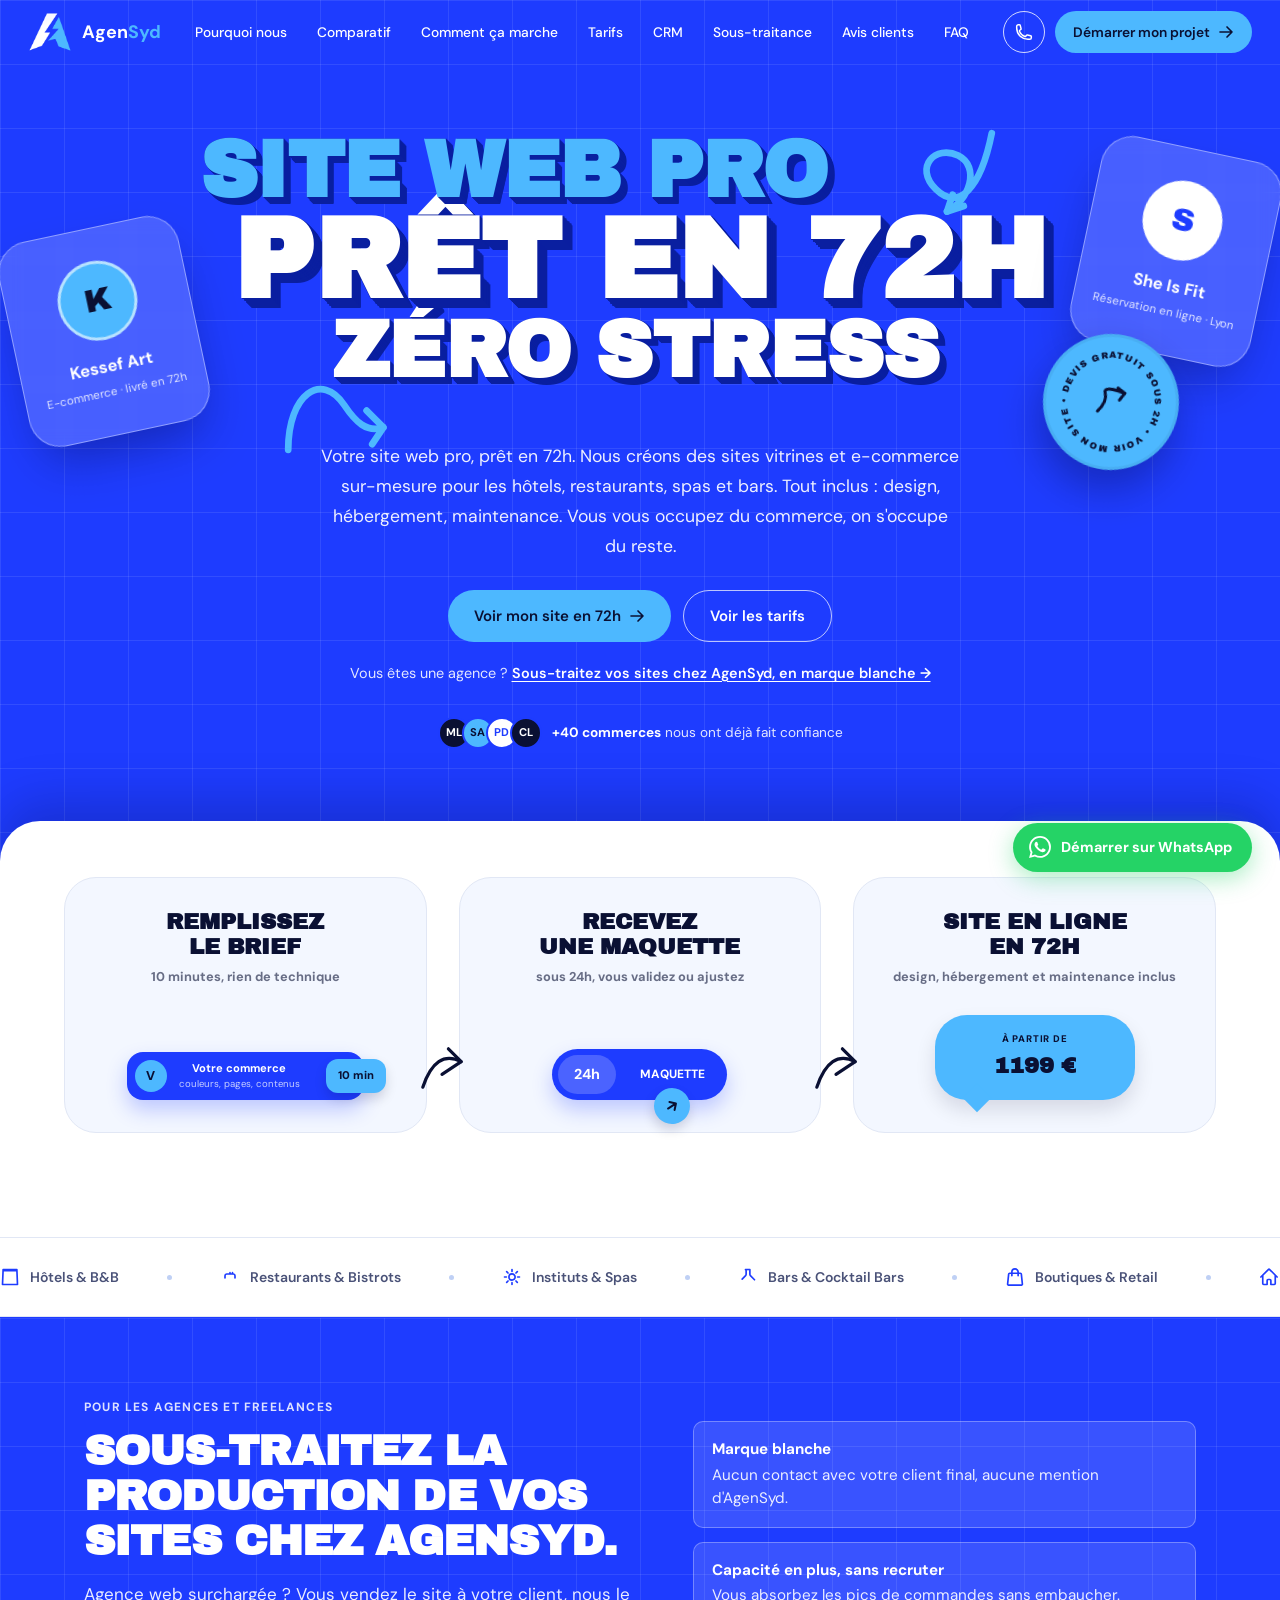
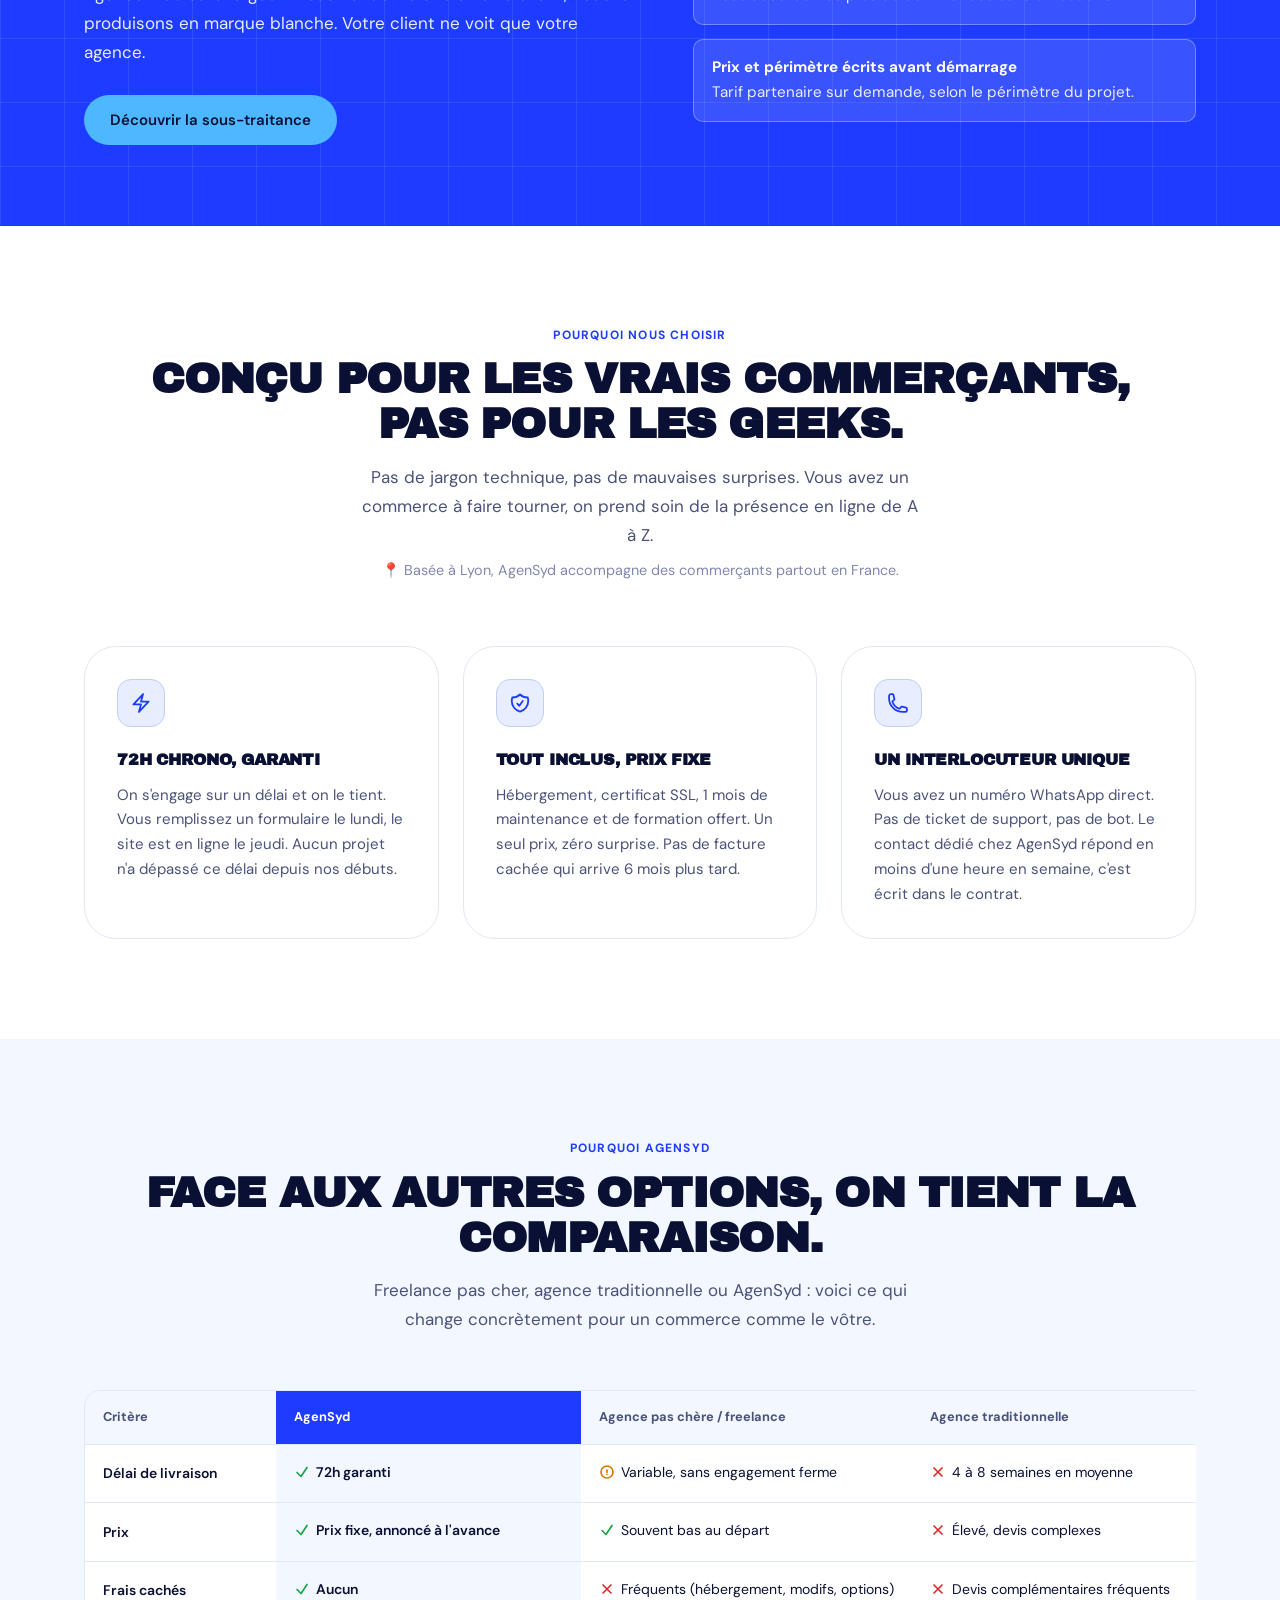
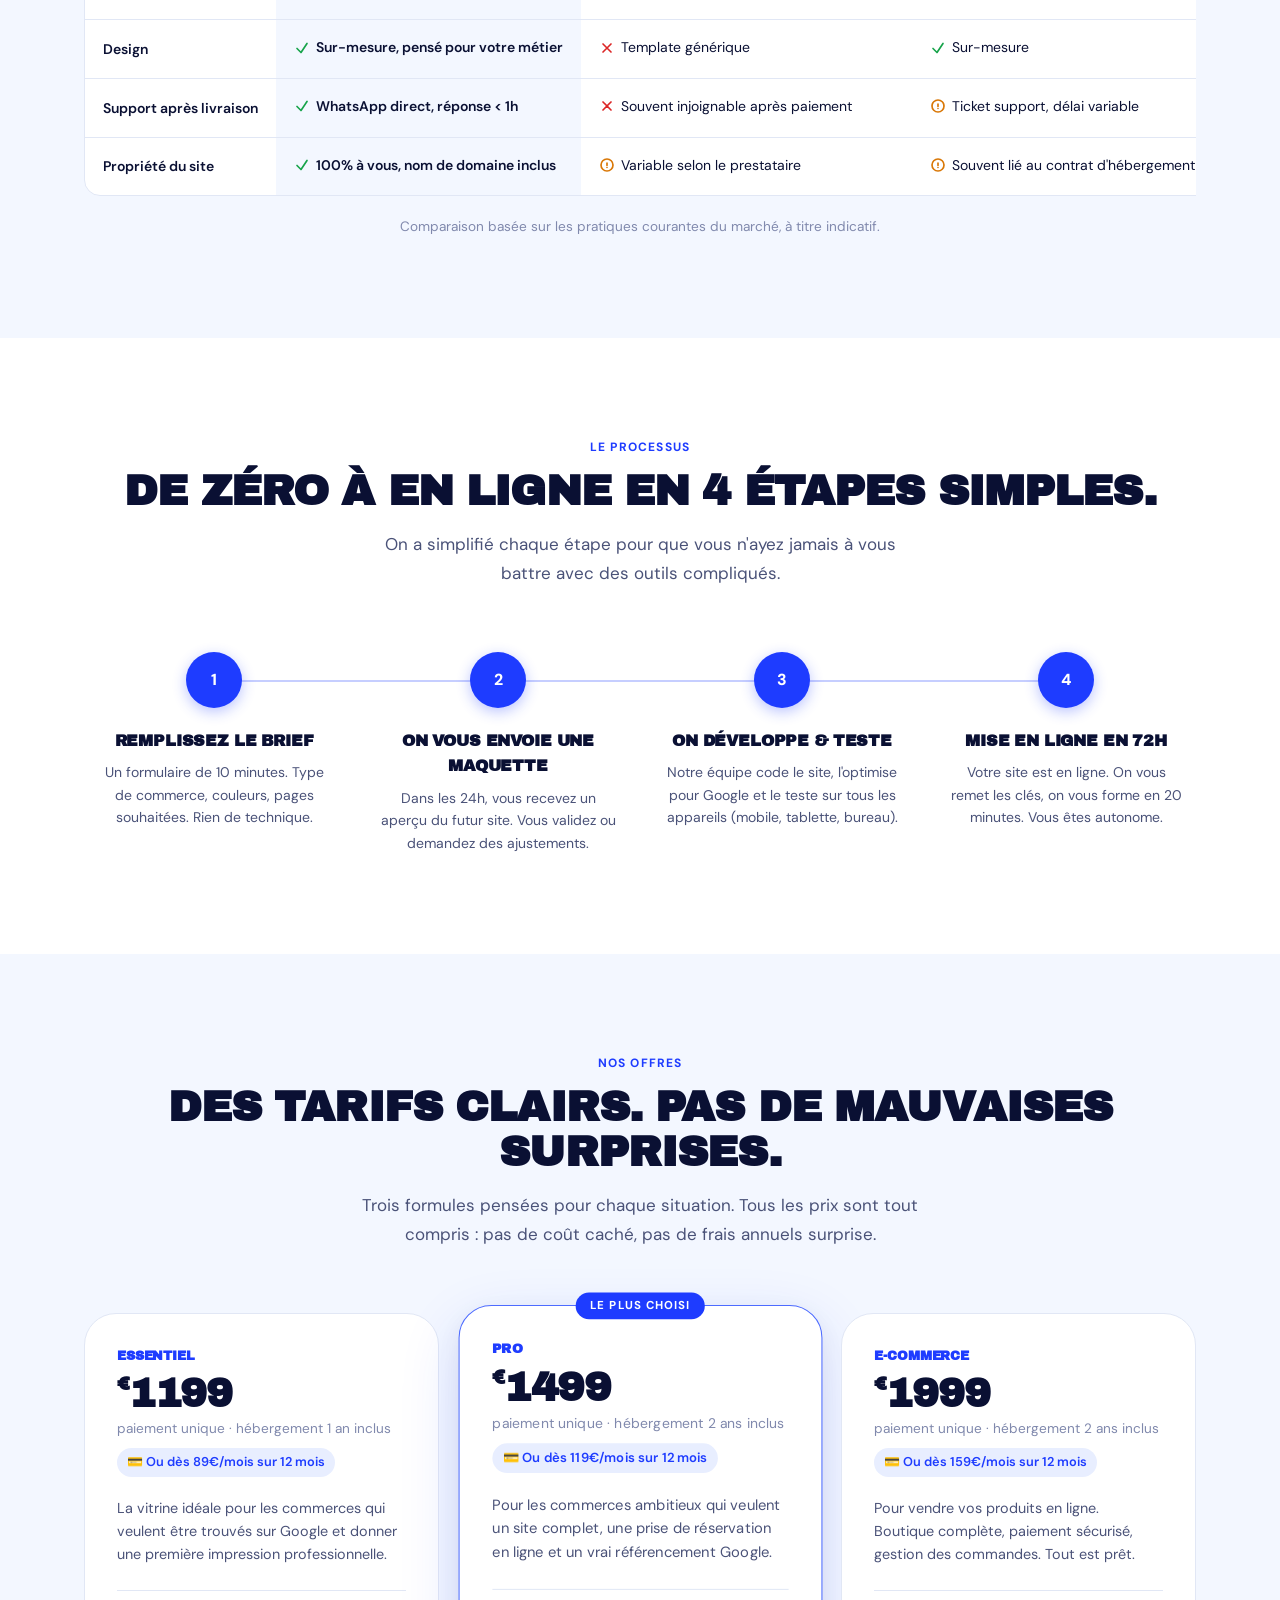
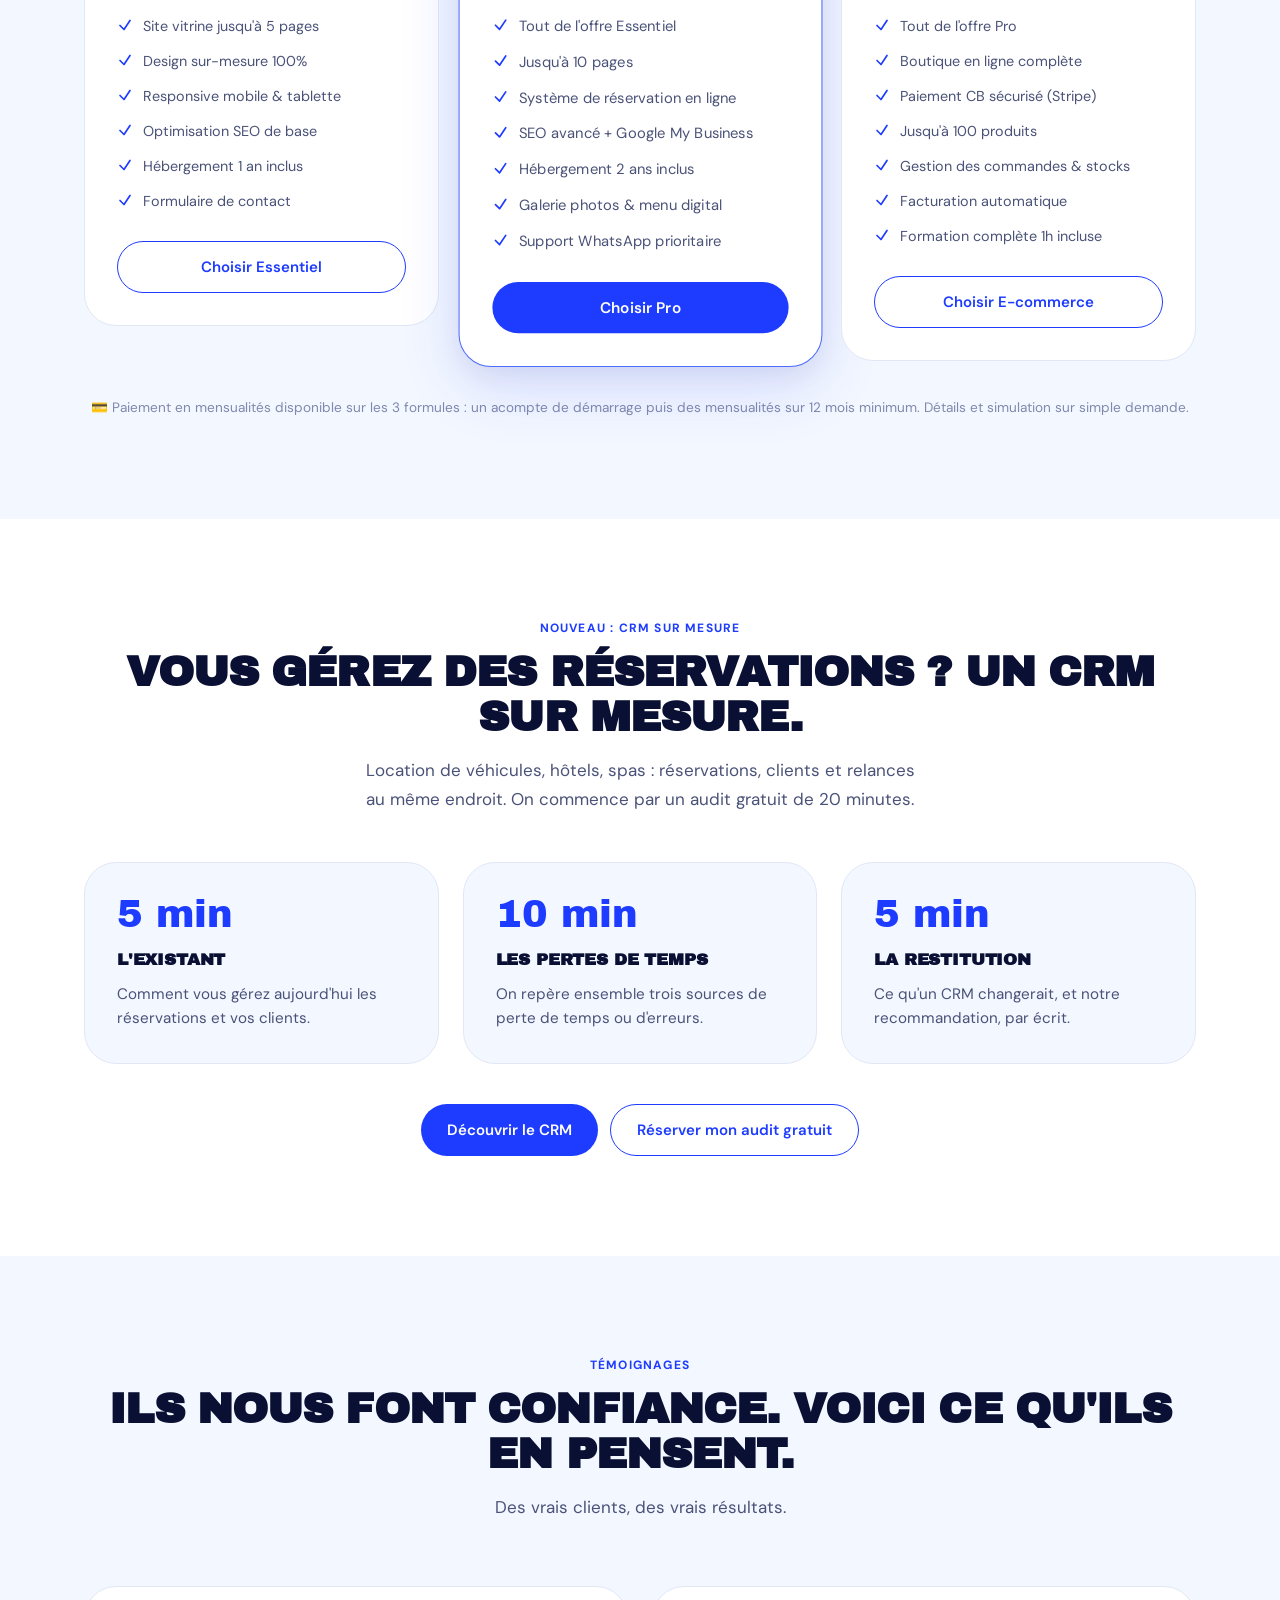
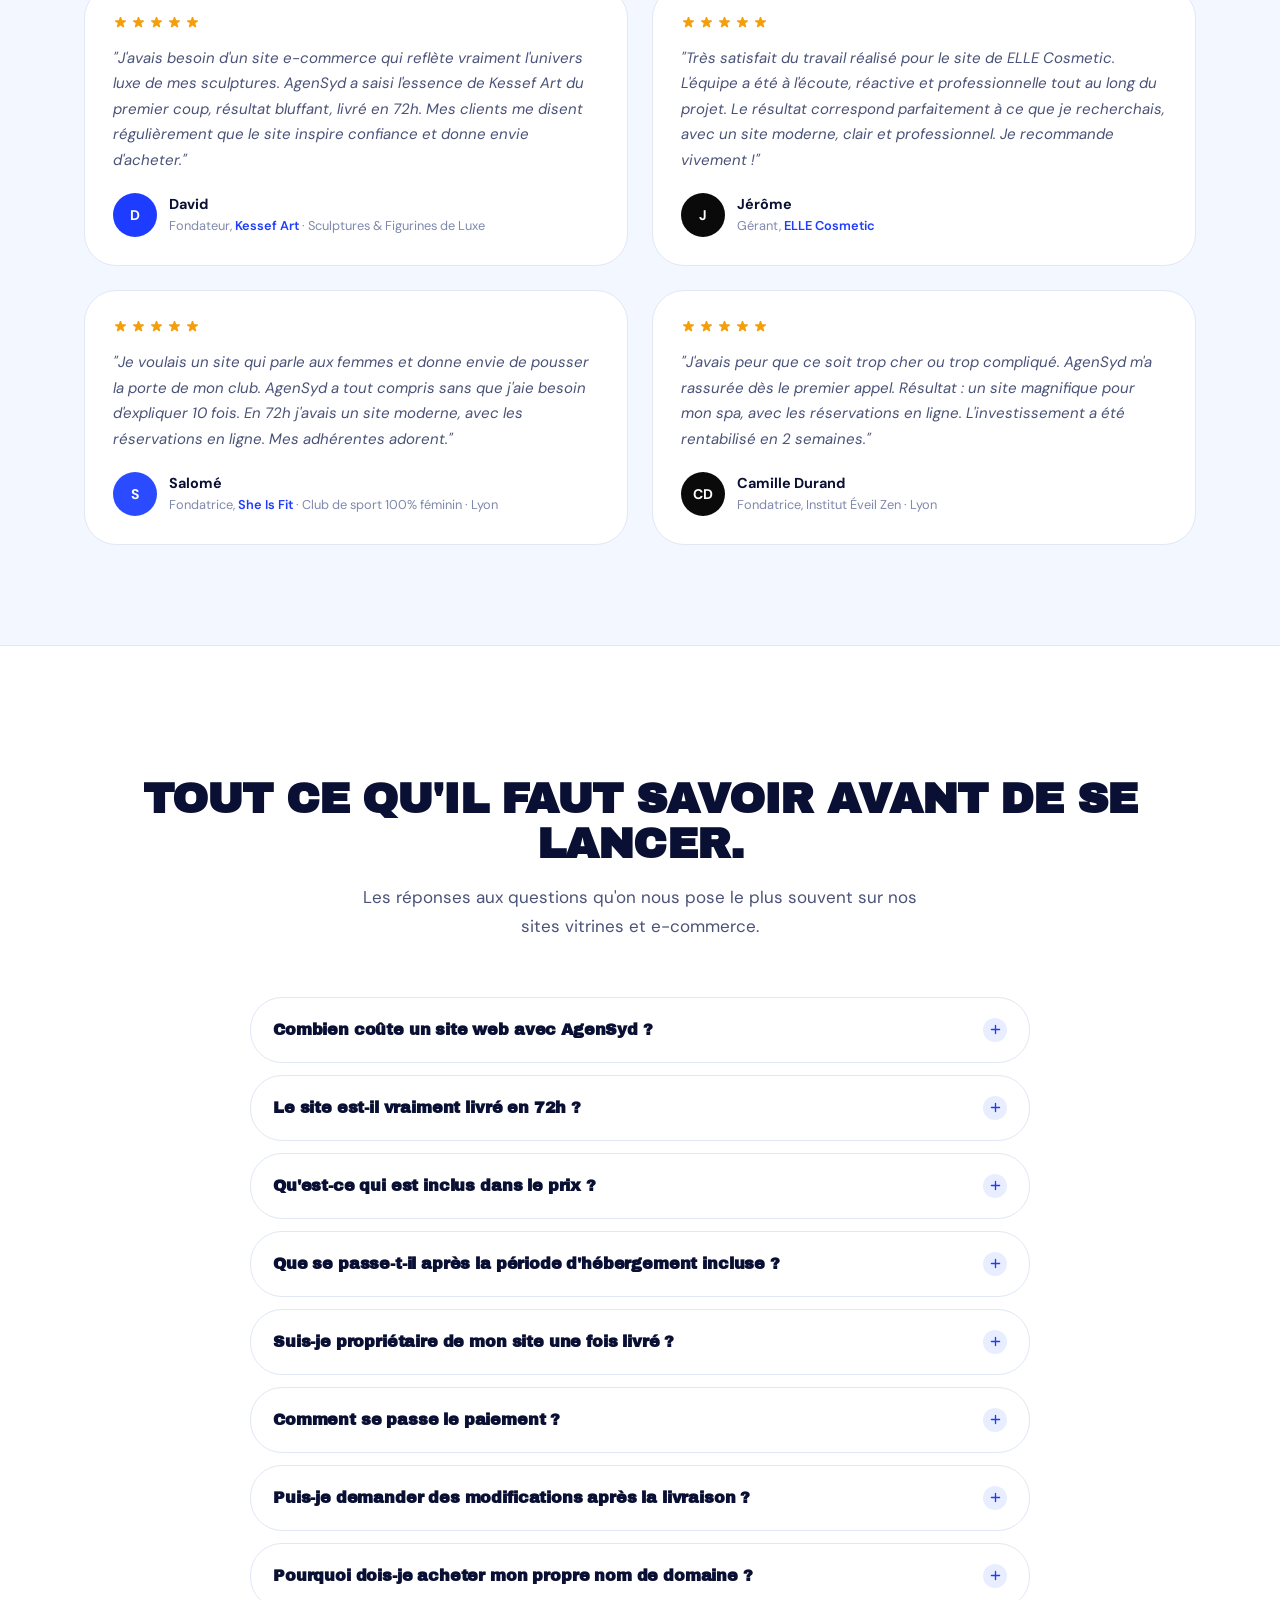
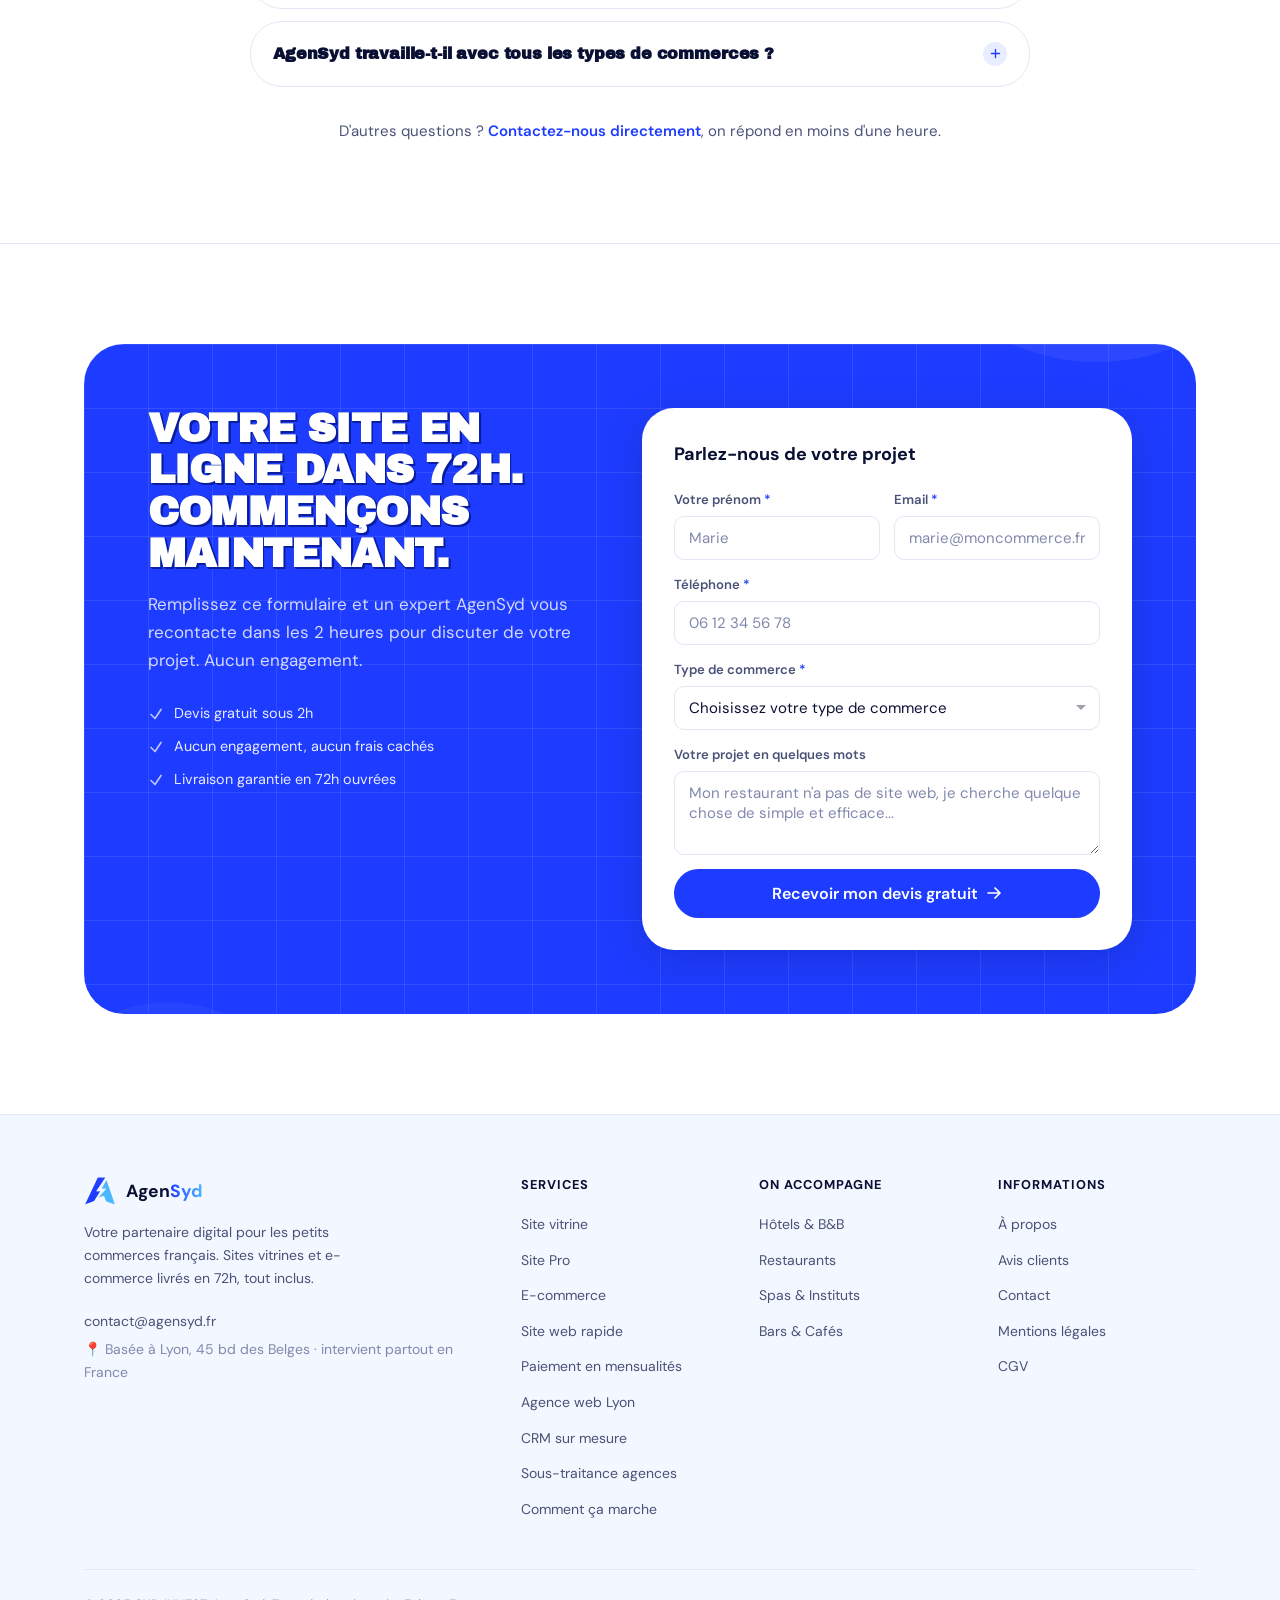
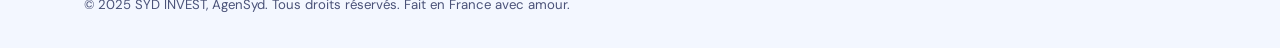
<file: index.html>
<!DOCTYPE html>
<html lang="fr">
<head>
<!-- Google Tag Manager -->
<script>(function(w,d,s,l,i){w[l]=w[l]||[];w[l].push({'gtm.start':
new Date().getTime(),event:'gtm.js'});var f=d.getElementsByTagName(s)[0],
j=d.createElement(s),dl=l!='dataLayer'?'&l='+l:'';j.async=true;j.src=
'https://www.googletagmanager.com/gtm.js?id='+i+dl;f.parentNode.insertBefore(j,f);
})(window,document,'script','dataLayer','GTM-NB92428T');</script>
<!-- End Google Tag Manager -->

  <meta charset="UTF-8" />
  <meta name="viewport" content="width=device-width, initial-scale=1.0" />
  <title>AgenSyd : Votre site web professionnel en 72h | Hôtels, Restaurants, Spas</title>
  <meta name="description" content="AgenSyd crée des sites vitrines et e-commerce pour les petits commerces français en 72h. Tout inclus : hébergement, maintenance, design. À partir de 1199€." />
  <meta name="keywords" content="agence web, site vitrine, site e-commerce, restaurant, hôtel, spa, bar, 72h, France" />
  <meta property="og:title" content="AgenSyd : Votre site web en 72h" />
  <meta property="og:description" content="Sites vitrines et e-commerce pour les petits commerces français. Livraison en 72h, tout inclus." />
  <meta property="og:type" content="website" />
  <meta property="og:url" content="https://www.agensyd.fr/" />
  <meta property="og:image" content="https://www.agensyd.fr/og-image.jpg" />
  <meta property="og:image:width" content="1200" />
  <meta property="og:image:height" content="630" />
  <meta name="twitter:card" content="summary_large_image" />
  <link rel="canonical" href="https://www.agensyd.fr/" />
  <link rel="icon" type="image/png" href="favicon.png" />
  <link rel="apple-touch-icon" href="apple-touch-icon.png" />
  <link rel="preconnect" href="https://fonts.googleapis.com" />
  <link rel="preconnect" href="https://fonts.gstatic.com" crossorigin />
  <link href="https://fonts.googleapis.com/css2?family=DM+Sans:ital,opsz,wght@0,9..40,300;0,9..40,400;0,9..40,500;0,9..40,600;0,9..40,700;1,9..40,400&family=Inter:wght@400;500;600&family=Archivo+Black&display=swap" rel="stylesheet" />
  <script type="application/ld+json">
  {
    "@context": "https://schema.org",
    "@graph": [
      {
        "@type": "Organization",
        "@id": "https://www.agensyd.fr/#organization",
        "name": "AgenSyd",
        "legalName": "SYD INVEST",
        "url": "https://www.agensyd.fr/",
        "logo": { "@type": "ImageObject", "url": "https://www.agensyd.fr/logo.png" },
        "email": "contact@agensyd.fr",
        "telephone": "+33698312855",
        "taxID": "FR69101059954",
        "vatID": "FR69101059954",
        "identifier": { "@type": "PropertyValue", "name": "SIRET", "value": "104 059 954 00012" },
        "address": {
          "@type": "PostalAddress",
          "streetAddress": "45 boulevard des Belges",
          "postalCode": "69006",
          "addressLocality": "Lyon",
          "addressCountry": "FR"
        },
        "areaServed": { "@type": "Country", "name": "France" },
        "description": "Agence web française à Lyon. Sites vitrines et e-commerce pour hôtels, restaurants et spas, livrés en 72h, prix fixe, hébergement et maintenance inclus. Sous-traitance en marque blanche pour agences.",
        "sameAs": [
          "https://www.linkedin.com/company/agensyd/",
          "https://www.instagram.com/agensyd/",
          "https://www.google.com/maps/place/AgenSyd/data=!4m6!3m5!1s0xa7fc3abdceadc759:0x173c9f292dde845e!8m2!3d30.6959409!4d-49.8171262!16s%2Fg%2F11zc_6w9zf"
        ],
        "knowsAbout": ["Création de site web", "Site vitrine", "Site e-commerce", "Site pour restaurant", "Site pour hôtel", "Site pour spa", "Sous-traitance web en marque blanche", "SEO local"]
      },
      {
        "@type": "ProfessionalService",
        "@id": "https://www.agensyd.fr/#service-provider",
        "name": "AgenSyd",
        "image": "https://www.agensyd.fr/logo.png",
        "url": "https://www.agensyd.fr/",
        "telephone": "+33698312855",
        "email": "contact@agensyd.fr",
        "priceRange": "€€",
        "address": {
          "@type": "PostalAddress",
          "streetAddress": "45 boulevard des Belges",
          "postalCode": "69006",
          "addressLocality": "Lyon",
          "addressCountry": "FR"
        },
        "geo": {
          "@type": "GeoCoordinates",
          "latitude": 45.7719,
          "longitude": 4.8552
        },
        "areaServed": [
          { "@type": "City", "name": "Lyon" },
          { "@type": "Country", "name": "France" }
        ],
        "parentOrganization": { "@id": "https://www.agensyd.fr/#organization" },
        "hasOfferCatalog": {
          "@type": "OfferCatalog",
          "name": "Formules de création de site web",
          "itemListElement": [
            { "@type": "Offer", "itemOffered": { "@id": "https://www.agensyd.fr/#service-essentiel" } },
            { "@type": "Offer", "itemOffered": { "@id": "https://www.agensyd.fr/#service-pro" } },
            { "@type": "Offer", "itemOffered": { "@id": "https://www.agensyd.fr/#service-ecommerce" } }
          ]
        }
      },
      {
        "@type": "Service",
        "@id": "https://www.agensyd.fr/#service-essentiel",
        "name": "Formule Essentiel",
        "description": "Site vitrine sur-mesure jusqu'à 5 pages, responsive, SEO de base, hébergement 1 an inclus et formulaire de contact.",
        "provider": { "@id": "https://www.agensyd.fr/#organization" },
        "areaServed": { "@type": "Country", "name": "France" },
        "serviceType": "Création de site vitrine",
        "offers": {
          "@type": "Offer",
          "price": "1199",
          "priceCurrency": "EUR",
          "availability": "https://schema.org/InStock",
          "url": "https://www.agensyd.fr/#pricing"
        }
      },
      {
        "@type": "Service",
        "@id": "https://www.agensyd.fr/#service-pro",
        "name": "Formule Pro",
        "description": "Site vitrine complet jusqu'à 10 pages avec système de réservation en ligne, SEO avancé, galerie photos, hébergement 2 ans inclus et support WhatsApp prioritaire.",
        "provider": { "@id": "https://www.agensyd.fr/#organization" },
        "areaServed": { "@type": "Country", "name": "France" },
        "serviceType": "Création de site web professionnel avec réservation en ligne",
        "offers": {
          "@type": "Offer",
          "price": "1499",
          "priceCurrency": "EUR",
          "availability": "https://schema.org/InStock",
          "url": "https://www.agensyd.fr/#pricing"
        }
      },
      {
        "@type": "Service",
        "@id": "https://www.agensyd.fr/#service-ecommerce",
        "name": "Formule E-commerce",
        "description": "Boutique en ligne complète avec paiement CB sécurisé, jusqu'à 100 produits, gestion des commandes, hébergement 2 ans inclus et formation d'1h incluse.",
        "provider": { "@id": "https://www.agensyd.fr/#organization" },
        "areaServed": { "@type": "Country", "name": "France" },
        "serviceType": "Création de boutique e-commerce",
        "offers": {
          "@type": "Offer",
          "price": "1999",
          "priceCurrency": "EUR",
          "availability": "https://schema.org/InStock",
          "url": "https://www.agensyd.fr/#pricing"
        }
      },
      {
        "@type": "WebSite",
        "@id": "https://www.agensyd.fr/#website",
        "url": "https://www.agensyd.fr/",
        "name": "AgenSyd",
        "publisher": { "@id": "https://www.agensyd.fr/#organization" },
        "inLanguage": "fr-FR"
      },
      {
        "@type": "FAQPage",
        "@id": "https://www.agensyd.fr/#faq",
        "mainEntity": [
          {
            "@type": "Question",
            "name": "Combien coûte un site web avec AgenSyd ?",
            "acceptedAnswer": {
              "@type": "Answer",
              "text": "AgenSyd propose 3 formules à prix fixe, sans surprise : Essentiel à 1199€ (site vitrine jusqu'à 5 pages), Pro à 1499€ (avec réservation en ligne) et E-commerce à 1999€ (boutique en ligne complète). L'hébergement, le nom de domaine et la maintenance sont inclus dans chaque formule."
            }
          },
          {
            "@type": "Question",
            "name": "Le site est-il vraiment livré en 72h ?",
            "acceptedAnswer": {
              "@type": "Answer",
              "text": "Oui : une fois que le client a rempli le formulaire, envoyé ses contenus et acheté son nom de domaine, AgenSyd livre le site en 72 heures ouvrées. Le nom de domaine doit être acheté au plus vite car c'est la première étape technique indispensable au lancement."
            }
          },
          {
            "@type": "Question",
            "name": "Qu'est-ce qui est inclus dans le prix d'un site AgenSyd ?",
            "acceptedAnswer": {
              "@type": "Answer",
              "text": "Chaque formule AgenSyd inclut le design sur-mesure, l'hébergement (1 an pour Essentiel, 2 ans pour Pro et E-commerce), un certificat SSL, et 1 mois de maintenance offert après la livraison : accompagnement, ajustements et une formation. Aucun frais caché."
            }
          },
          {
            "@type": "Question",
            "name": "Que se passe-t-il après la période d'hébergement incluse ?",
            "acceptedAnswer": {
              "@type": "Answer",
              "text": "À la fin de la période d'hébergement incluse (1 ou 2 ans selon la formule), AgenSyd contacte le client pour proposer un renouvellement à un tarif transparent. Le site continue de fonctionner normalement, sans coupure automatique."
            }
          },
          {
            "@type": "Question",
            "name": "Le client est-il propriétaire de son site une fois livré ?",
            "acceptedAnswer": {
              "@type": "Answer",
              "text": "Oui. Une fois le solde payé, AgenSyd cède l'intégralité des droits sur le site créé : contenus, design et code appartiennent au client, qui n'est jamais lié contractuellement à AgenSyd après la livraison."
            }
          },
          {
            "@type": "Question",
            "name": "Comment se passe le paiement chez AgenSyd ?",
            "acceptedAnswer": {
              "@type": "Answer",
              "text": "AgenSyd propose deux modes de paiement. Le paiement comptant : le prix affiché est le prix final, par exemple 1499€ TTC pour le site Professionnel, réglé par virement bancaire à la livraison du site. Ou les mensualités sur 12 mois minimum : un acompte de démarrage (299€ Essentiel, 349€ Professionnel, 399€ E-commerce) est payé à la commande, puis 89€, 119€ ou 159€ par mois. Cet acompte garantit à AgenSyd le temps de la première mensualité, car le site est déployé dès l'acompte payé."
            }
          },
          {
            "@type": "Question",
            "name": "Peut-on demander des modifications après la livraison du site ?",
            "acceptedAnswer": {
              "@type": "Answer",
              "text": "Oui, gratuitement pendant le premier mois suivant la livraison. Au-delà de ce mois, AgenSyd propose un forfait maintenance à 59€/mois, sans engagement, pour continuer à faire évoluer le site."
            }
          },
          {
            "@type": "Question",
            "name": "Pourquoi le client doit-il acheter son propre nom de domaine ?",
            "acceptedAnswer": {
              "@type": "Answer",
              "text": "Pour deux raisons : cela garantit que le client est le seul propriétaire de son nom de domaine, même s'il arrête de travailler avec AgenSyd un jour, sans rien perdre. Et cet achat est un engagement concret qui montre que le client est vraiment prêt à lancer son site."
            }
          },
          {
            "@type": "Question",
            "name": "Avec quels types de commerces AgenSyd travaille-t-il ?",
            "acceptedAnswer": {
              "@type": "Answer",
              "text": "AgenSyd est spécialisé dans les sites web pour petits commerces : hôtels, restaurants, spas, bars et instituts. Chaque formule est adaptée à ces métiers (menu digital, réservation en ligne, galerie photos, référencement local)."
            }
          }
        ]
      }
    ]
  }
  </script>
  <style>
    /* ─── Reset & Base ─── */
    *, *::before, *::after { box-sizing: border-box; margin: 0; padding: 0; }
    :root {
      --electric: #1E3CFF;
      --brand: #1E3CFF;
      --brand-light: #4D6BFF;
      --brand-pale: #E8EEFF;
      --sky: #4DB8FF;
      --sky-light: #7AC9FF;
      --sky-pale: #E3F4FF;
      --gradient: #1E3CFF;
      --gradient-soft: #E8EEFF;
      --bg: #FFFFFF;
      --surface: #FFFFFF;
      --surface-2: #F3F7FF;
      --border: #E1E7F5;
      --border-strong: #BFD0F5;
      --text: #0A1033;
      --text-2: #4A5278;
      --text-3: #8089AD;
      --radius: 16px;
      --radius-sm: 10px;
      --shadow-sm: 0 1px 3px rgba(0,0,0,.06), 0 1px 2px rgba(0,0,0,.04);
      --shadow: 0 4px 16px rgba(30,60,255,.08), 0 2px 6px rgba(0,0,0,.04);
      --shadow-lg: 0 20px 60px rgba(30,60,255,.14), 0 8px 24px rgba(0,0,0,.06);
    }
    html { scroll-behavior: smooth; font-size: 16px; }
    body {
      font-family: 'DM Sans', 'Inter', system-ui, sans-serif;
      background: var(--bg);
      color: var(--text);
      line-height: 1.6;
      -webkit-font-smoothing: antialiased;
      overflow-x: hidden;
    }
    img { max-width: 100%; display: block; }
    a { text-decoration: none; color: inherit; }
    button, input, textarea, select { font-family: inherit; }

    /* ─── Scroll Animations ─── */
    .reveal {
      opacity: 0;
      transform: translateY(28px);
      transition: opacity .65s cubic-bezier(.22,1,.36,1), transform .65s cubic-bezier(.22,1,.36,1);
    }
    .reveal.visible { opacity: 1; transform: none; }
    .reveal-delay-1 { transition-delay: .1s; }
    .reveal-delay-2 { transition-delay: .2s; }
    .reveal-delay-3 { transition-delay: .3s; }
    .reveal-delay-4 { transition-delay: .4s; }
    @media (prefers-reduced-motion: reduce) {
      .reveal { opacity: 1; transform: none; transition: none; }
    }

    /* ─── Helpers ─── */
    .container { max-width: 1160px; margin: 0 auto; padding: 0 24px; }
    .badge {
      display: inline-flex; align-items: center; gap: 6px;
      background: var(--gradient-soft);
      border: 1px solid var(--border-strong);
      color: var(--brand);
      font-size: .75rem; font-weight: 600; letter-spacing: .06em; text-transform: uppercase;
      padding: 5px 12px; border-radius: 100px;
    }
    .badge svg { width: 12px; height: 12px; flex-shrink: 0; }
    .section-label {
      font-size: .75rem; font-weight: 700; letter-spacing: .1em; text-transform: uppercase;
      color: var(--brand); margin-bottom: 12px;
    }
    .section-title {
      font-size: clamp(1.75rem, 4vw, 2.75rem);
      font-weight: 700; line-height: 1.15; color: var(--text); margin-bottom: 16px;
    }
    .section-sub {
      font-size: 1.0625rem; color: var(--text-2); max-width: 560px; line-height: 1.7;
    }
    .btn {
      display: inline-flex; align-items: center; gap: 8px;
      padding: 13px 26px; border-radius: 100px; font-size: .9375rem; font-weight: 600;
      cursor: pointer; transition: all .2s cubic-bezier(.22,1,.36,1);
      border: none; white-space: nowrap;
    }
    .btn:focus-visible { outline: 2px solid var(--brand); outline-offset: 3px; }
    .btn-primary {
      background: var(--gradient); color: #fff;
      box-shadow: 0 4px 14px rgba(30,60,255,.35);
    }
    .btn-primary:hover { transform: translateY(-2px); box-shadow: 0 8px 24px rgba(30,60,255,.42); }
    .btn-primary:active { transform: translateY(0); }
    .btn-ghost {
      background: transparent; color: var(--text);
      border: 1.5px solid var(--border);
    }
    .btn-ghost:hover { border-color: var(--brand-light); color: var(--brand); background: var(--brand-pale); }
    .btn svg { width: 16px; height: 16px; flex-shrink: 0; }

    /* ─── Navbar ─── */
    #navbar {
      position: fixed; top: 0; left: 0; right: 0; z-index: 1000;
      transition: background .3s, box-shadow .3s;
    }
    #navbar.scrolled {
      background: rgba(255,255,255,.92);
      backdrop-filter: blur(20px) saturate(180%);
      -webkit-backdrop-filter: blur(20px) saturate(180%);
      box-shadow: 0 1px 0 var(--border);
    }
    #navbar .container { max-width: 1320px; }
    .nav-inner {
      display: flex; align-items: center;
      height: 64px;
    }
    .nav-logo { flex: 0 0 auto; }
    .nav-cta { flex: 0 0 auto; }
    .nav-logo {
      display: flex; align-items: center; gap: 10px; font-weight: 700; font-size: 1.125rem;
    }
    .logo-syd {
      background: var(--gradient);
      -webkit-background-clip: text; -webkit-text-fill-color: transparent;
      background-clip: text;
      display: inline;
    }
    .nav-logo-mark {
      width: 44px; height: 44px;
      display: flex; align-items: center; justify-content: center;
    }
    .nav-logo-mark img {
      width: 44px; height: 44px; object-fit: contain;
    }
    .nav-links {
      flex: 1;
      display: flex; align-items: center; justify-content: center; gap: 22px; list-style: none;
    }
    .nav-links a {
      font-size: .875rem; font-weight: 500; color: var(--text-2);
      white-space: nowrap;
      transition: color .15s;
    }
    .nav-links a:hover { color: var(--brand); }
    .nav-cta { display: flex; align-items: center; gap: 12px; }
    .nav-hamburger {
      display: none; flex-direction: column; gap: 5px; cursor: pointer;
      background: none; border: none; padding: 4px;
    }
    .nav-hamburger span {
      width: 22px; height: 2px; background: var(--text); border-radius: 2px;
      transition: all .25s;
      transform-origin: center;
    }
    .nav-hamburger[aria-expanded="true"] span:nth-child(1) { transform: translateY(7px) rotate(45deg); }
    .nav-hamburger[aria-expanded="true"] span:nth-child(2) { opacity: 0; }
    .nav-hamburger[aria-expanded="true"] span:nth-child(3) { transform: translateY(-7px) rotate(-45deg); }
    .mobile-menu {
      display: none; position: fixed; inset: 64px 0 0; background: #FFFFFF;
      padding: 24px; flex-direction: column; gap: 8px;
      border-top: 1px solid var(--border); z-index: 999; overflow-y: auto;
    }
    .mobile-menu.open { display: flex; }
    .mobile-menu a {
      padding: 12px 0; font-size: 1.0625rem; font-weight: 500; color: var(--text);
      border-bottom: 1px solid var(--border);
    }
    .mobile-menu .btn { margin-top: 12px; justify-content: center; }

    /* ─── Hero ─── */
    #hero {
      padding: 140px 0 80px;
      background: transparent;
      overflow: hidden;
    }
    .hero-content {
      display: grid; grid-template-columns: 1fr 1fr;
      gap: 60px; align-items: center;
    }
    .hero-title {
      font-size: clamp(2.2rem, 5.5vw, 3.75rem);
      font-weight: 800; line-height: 1.08; letter-spacing: -.03em;
      color: var(--text); margin-bottom: 20px;
    }
    .hero-title .highlight {
      background: var(--gradient);
      -webkit-background-clip: text; -webkit-text-fill-color: transparent;
      background-clip: text;
    }
    .hero-sub {
      font-size: 1.1rem; color: var(--text-2); line-height: 1.7;
      margin-bottom: 32px; max-width: 440px;
    }
    .hero-actions { display: flex; flex-wrap: wrap; gap: 12px; align-items: center; }

    /* ─── WhatsApp Floating Button ─── */
    .whatsapp-float {
      position: fixed; bottom: 28px; right: 28px; z-index: 999;
      display: flex; align-items: center; gap: 10px;
      background: #25D366; color: #fff;
      padding: 13px 20px 13px 16px;
      border-radius: 100px;
      box-shadow: 0 6px 24px rgba(37,211,102,.4);
      font-size: .9rem; font-weight: 700;
      text-decoration: none;
      transition: transform .2s cubic-bezier(.22,1,.36,1), box-shadow .2s;
      animation: wa-bounce 3s ease-in-out infinite;
    }
    .whatsapp-float:hover {
      transform: translateY(-3px) scale(1.03);
      box-shadow: 0 10px 32px rgba(37,211,102,.5);
      text-decoration: none; color: #fff;
    }
    .whatsapp-float svg { width: 22px; height: 22px; flex-shrink: 0; }
    @keyframes wa-bounce {
      0%, 100% { transform: translateY(0); }
      50% { transform: translateY(-5px); }
    }
    .whatsapp-float .wa-label { white-space: nowrap; }
    @media (max-width: 480px) {
      .whatsapp-float { bottom: 20px; right: 16px; padding: 12px 16px 12px 14px; font-size: .82rem; }
      .whatsapp-float .wa-label { display: none; }
      .whatsapp-float { padding: 14px; border-radius: 50%; }
    }
    .hero-social-proof {
      display: flex; align-items: center; gap: 10px; margin-top: 32px;
    }
    .hero-avatars { display: flex; }
    .hero-avatars span {
      width: 32px; height: 32px; border-radius: 50%; border: 2.5px solid #fff;
      display: flex; align-items: center; justify-content: center;
      font-size: .7rem; font-weight: 700; color: #fff; margin-left: -8px;
      flex-shrink: 0;
    }
    .hero-avatars span:first-child { margin-left: 0; }
    .hero-proof-text { font-size: .85rem; color: var(--text-2); }
    .hero-proof-text strong { color: var(--text); }
    .hero-visual { position: relative; }
    .mockup-wrapper {
      position: relative; border-radius: 20px;
      background: var(--gradient);
      padding: 3px;
      box-shadow: var(--shadow-lg);
      animation: float 5s ease-in-out infinite;
    }
    @keyframes float {
      0%, 100% { transform: translateY(0); }
      50% { transform: translateY(-12px); }
    }
    .mockup-inner {
      background: #fff; border-radius: 18px; overflow: hidden;
    }
    .mockup-bar {
      background: #F4F4F5; height: 36px; display: flex; align-items: center;
      padding: 0 14px; gap: 7px; border-bottom: 1px solid #E6E6E6;
      flex-shrink: 0;
    }
    .mockup-dot { width: 10px; height: 10px; border-radius: 50%; }
    /* ── Mockup viewport ── */
    .mockup-viewport {
      position: relative; overflow: hidden;
      height: 260px; background: #fff;
    }
    /* 3 slides stacked, fade in/out */
    .mslide {
      position: absolute; inset: 0;
      opacity: 0; transition: opacity .8s ease;
    }
    .mslide.active { opacity: 1; }
    /* ── Slide shared layout ── */
    .ms-nav {
      display: flex; align-items: center; justify-content: space-between;
      padding: 10px 14px; border-bottom: 1px solid #f0f0f0;
    }
    .ms-logo { font-size: .65rem; font-weight: 800; letter-spacing: .04em; }
    .ms-nav-links { display: flex; gap: 10px; }
    .ms-nav-links span { font-size: .5rem; color: #888; font-weight: 500; }
    .ms-cta-sm {
      font-size: .5rem; font-weight: 700; color: #fff;
      padding: 3px 8px; border-radius: 20px;
    }
    .ms-hero {
      padding: 16px 14px 12px;
      position: relative;
    }
    .ms-tag {
      display: inline-block; font-size: .48rem; font-weight: 700;
      letter-spacing: .08em; text-transform: uppercase;
      padding: 2px 7px; border-radius: 20px; margin-bottom: 6px;
    }
    .ms-title { font-size: .9rem; font-weight: 800; line-height: 1.2; margin-bottom: 5px; }
    .ms-sub { font-size: .52rem; color: #666; line-height: 1.5; margin-bottom: 10px; }
    .ms-btn {
      display: inline-block; font-size: .52rem; font-weight: 700; color: #fff;
      padding: 5px 12px; border-radius: 20px;
    }
    .ms-cards {
      display: grid; grid-template-columns: 1fr 1fr 1fr;
      gap: 6px; padding: 0 14px 14px;
    }
    .ms-card {
      border-radius: 8px; padding: 8px;
      font-size: .48rem; font-weight: 600;
    }
    .ms-card-img { height: 28px; border-radius: 5px; margin-bottom: 5px; }
    .ms-card-label { font-size: .44rem; color: #888; margin-top: 2px; font-weight: 400; }
    .mockup-badge-floating {
      position: absolute; bottom: -14px; left: 50%; transform: translateX(-50%);
      background: #fff; border: 1.5px solid var(--border-strong);
      border-radius: 100px; padding: 7px 16px;
      display: flex; align-items: center; gap: 6px;
      font-size: .8rem; font-weight: 600; color: var(--brand);
      box-shadow: 0 4px 14px rgba(30,60,255,.15);
      white-space: nowrap;
    }
    .pulse {
      width: 8px; height: 8px; border-radius: 50%; background: #22C55E;
      animation: pulse 2s ease-in-out infinite;
    }
    @keyframes pulse {
      0%, 100% { opacity: 1; transform: scale(1); }
      50% { opacity: .6; transform: scale(1.3); }
    }

    /* ─── Social Proof Band ─── */
    #social-proof {
      border-top: 1px solid var(--border); border-bottom: 1px solid var(--border);
      padding: 28px 0; background: var(--surface); overflow: hidden;
      margin-top: 40px;
    }
    .proof-track-wrapper { overflow: hidden; }
    .proof-track {
      display: flex; gap: 48px; align-items: center;
      animation: scroll-track 22s linear infinite;
      width: max-content;
    }
    @keyframes scroll-track {
      from { transform: translateX(0); }
      to { transform: translateX(-50%); }
    }
    .proof-track:hover { animation-play-state: paused; }
    .proof-item {
      display: flex; align-items: center; gap: 10px;
      font-size: .875rem; font-weight: 600; color: var(--text-2);
      white-space: nowrap; flex-shrink: 0;
    }
    .proof-item svg { width: 20px; height: 20px; color: var(--brand); flex-shrink: 0; }
    .proof-sep {
      width: 5px; height: 5px; border-radius: 50%;
      background: var(--border-strong); flex-shrink: 0;
    }

    /* ─── Comparison Table ─── */
    #comparison { padding: 100px 0; background: var(--bg); }
    .comp-header { text-align: center; margin-bottom: 56px; }
    .comp-header .section-sub { margin: 0 auto; }
    .comp-table-wrap { overflow-x: auto; -webkit-overflow-scrolling: touch; }
    .comp-table {
      width: 100%; min-width: 680px; border-collapse: separate; border-spacing: 0;
      background: var(--surface); border-radius: var(--radius); overflow: hidden;
      border: 1px solid var(--border);
    }
    .comp-table th, .comp-table td {
      padding: 16px 18px; text-align: left; font-size: .875rem;
      border-bottom: 1px solid var(--border);
    }
    .comp-table thead th {
      font-size: .8rem; font-weight: 700; color: var(--text-2);
      background: var(--surface-2); white-space: nowrap;
    }
    .comp-table thead th.comp-us {
      background: var(--gradient); color: #fff; position: relative;
    }
    .comp-table tbody th {
      font-weight: 600; color: var(--text); white-space: nowrap;
    }
    .comp-table tbody tr:last-child th, .comp-table tbody tr:last-child td { border-bottom: none; }
    .comp-table td.comp-us { background: var(--surface-2); font-weight: 600; }
    .comp-yes, .comp-no, .comp-mid { display: inline-flex; align-items: center; gap: 6px; white-space: nowrap; }
    .comp-yes svg { width: 16px; height: 16px; color: #16A34A; flex-shrink: 0; }
    .comp-no svg { width: 16px; height: 16px; color: #DC2626; flex-shrink: 0; }
    .comp-mid svg { width: 16px; height: 16px; color: #D97706; flex-shrink: 0; }
    .comp-note { text-align: center; font-size: .85rem; color: var(--text-3); margin-top: 20px; }

    /* ─── Why Section ─── */
    #why {
      padding: 100px 0;
      background: var(--surface);
    }
    .why-header { text-align: center; margin-bottom: 64px; }
    .why-header .section-sub { margin: 0 auto; }
    .why-grid {
      display: grid; grid-template-columns: repeat(3, 1fr); gap: 24px;
    }
    .why-card {
      background: var(--bg); border: 1px solid var(--border);
      border-radius: var(--radius); padding: 32px;
      transition: border-color .25s, box-shadow .25s, transform .25s;
    }
    .why-card:hover {
      border-color: var(--border-strong);
      box-shadow: var(--shadow);
      transform: translateY(-3px);
    }
    .why-icon {
      width: 48px; height: 48px; border-radius: 14px;
      background: var(--gradient-soft); border: 1px solid var(--border-strong);
      display: flex; align-items: center; justify-content: center;
      margin-bottom: 20px;
    }
    .why-icon svg { width: 22px; height: 22px; color: var(--brand); }
    .why-title { font-size: 1.0625rem; font-weight: 700; margin-bottom: 10px; }
    .why-desc { font-size: .9375rem; color: var(--text-2); line-height: 1.65; }

    /* ─── How It Works ─── */
    #how {
      padding: 100px 0;
      background: var(--bg);
    }
    .how-header { text-align: center; margin-bottom: 64px; }
    .how-header .section-sub { margin: 0 auto; }
    .how-steps {
      display: grid; grid-template-columns: repeat(4, 1fr);
      gap: 24px; position: relative;
    }
    .how-steps::before {
      content: '';
      position: absolute; top: 28px; left: calc(12.5% + 12px); right: calc(12.5% + 12px);
      height: 2px;
      background: var(--brand);
      opacity: .25;
    }
    .how-step { text-align: center; padding: 0 12px; position: relative; }
    .how-step-num {
      width: 56px; height: 56px; border-radius: 50%;
      background: var(--gradient);
      color: #fff; font-size: 1rem; font-weight: 800;
      display: flex; align-items: center; justify-content: center;
      margin: 0 auto 20px;
      position: relative; z-index: 1;
      box-shadow: 0 4px 14px rgba(30,60,255,.3);
    }
    .how-step-title { font-size: 1rem; font-weight: 700; margin-bottom: 8px; }
    .how-step-desc { font-size: .875rem; color: var(--text-2); line-height: 1.6; }

    /* ─── Pricing ─── */
    #pricing {
      padding: 100px 0;
      background: var(--surface);
    }
    .pricing-header { text-align: center; margin-bottom: 64px; }
    .pricing-header .section-sub { margin: 0 auto; }
    .pricing-grid {
      display: grid; grid-template-columns: repeat(3, 1fr); gap: 24px;
      align-items: start;
    }
    .pricing-card {
      background: var(--bg); border: 1.5px solid var(--border);
      border-radius: var(--radius); padding: 32px; position: relative;
      transition: border-color .25s, box-shadow .25s, transform .25s;
    }
    .pricing-card:hover { transform: translateY(-4px); box-shadow: var(--shadow-lg); }
    .pricing-card.featured {
      border-color: var(--brand-light);
      background: #fff;
      box-shadow: var(--shadow-lg);
      transform: scale(1.025);
    }
    .pricing-card.featured:hover { transform: scale(1.025) translateY(-4px); }
    .pricing-featured-badge {
      position: absolute; top: -13px; left: 50%; transform: translateX(-50%);
      background: var(--gradient); color: #fff;
      font-size: .7rem; font-weight: 700; letter-spacing: .08em; text-transform: uppercase;
      padding: 4px 14px; border-radius: 100px; white-space: nowrap;
    }
    .pricing-plan { font-size: .8rem; font-weight: 700; letter-spacing: .08em; text-transform: uppercase; color: var(--brand); margin-bottom: 8px; }
    .pricing-price {
      font-size: 2.5rem; font-weight: 800; line-height: 1; margin-bottom: 4px;
      letter-spacing: -.03em; color: var(--text);
    }
    .pricing-price sup { font-size: 1.2rem; vertical-align: top; margin-top: 6px; font-weight: 600; }
    .pricing-billing { font-size: .85rem; color: var(--text-3); margin-bottom: 8px; }
    .pricing-monthly {
      display: inline-flex; align-items: center; gap: 5px;
      font-size: .8rem; color: var(--brand); font-weight: 600;
      background: var(--brand-pale); border-radius: 100px;
      padding: 4px 10px; margin-bottom: 20px;
    }
    .pricing-desc { font-size: .9rem; color: var(--text-2); margin-bottom: 24px; line-height: 1.6; }
    .pricing-note { text-align: center; font-size: .85rem; color: var(--text-3); margin-top: 36px; }
    .pricing-divider { height: 1px; background: var(--border); margin-bottom: 24px; }
    .pricing-features { list-style: none; display: flex; flex-direction: column; gap: 12px; margin-bottom: 28px; }
    .pricing-features li {
      display: flex; align-items: flex-start; gap: 10px;
      font-size: .9rem; color: var(--text-2);
    }
    .pricing-features li svg { width: 16px; height: 16px; color: var(--brand); flex-shrink: 0; margin-top: 2px; }
    .pricing-btn { width: 100%; justify-content: center; }

    /* ─── Agency band ─── */
    .hero-agency-link { margin-top: 20px; font-size: .9rem; color: var(--text-2); }
    .hero-agency-link a { color: var(--brand); font-weight: 600; text-decoration: underline; text-underline-offset: 3px; }
    #agencies { padding: 80px 0; background: var(--surface-2); border-top: 1px solid var(--border); border-bottom: 1px solid var(--border); }
    .agency-inner { display: grid; grid-template-columns: 1.1fr 1fr; gap: 56px; align-items: center; }
    .agency-inner .section-title { text-align: left; margin-bottom: 16px; }
    .agency-inner .section-sub { margin: 0 0 28px; }
    .agency-points { list-style: none; display: flex; flex-direction: column; gap: 14px; }
    .agency-points li { background: var(--surface); border: 1px solid var(--border); border-radius: var(--radius-sm); padding: 16px 18px; font-size: .95rem; color: var(--text-2); line-height: 1.55; }
    .agency-points strong { display: block; color: var(--text); margin-bottom: 2px; }
    @media (max-width: 860px) { .agency-inner { grid-template-columns: 1fr; gap: 32px; } }
    /* ─── Testimonials ─── */
    #testimonials {
      padding: 100px 0;
      background: var(--bg);
    }
    .testi-header { text-align: center; margin-bottom: 64px; }
    .testi-header .section-sub { margin: 0 auto; }
    .testi-grid { display: grid; grid-template-columns: repeat(2, 1fr); gap: 24px; }
    .testi-card {
      background: var(--surface); border: 1px solid var(--border);
      border-radius: var(--radius); padding: 28px;
      transition: box-shadow .25s, transform .25s;
    }
    .testi-card:hover { box-shadow: var(--shadow); transform: translateY(-3px); }
    .testi-stars { display: flex; gap: 3px; margin-bottom: 16px; }
    .testi-stars svg { width: 15px; height: 15px; color: #F59E0B; }
    .testi-quote {
      font-size: .9375rem; color: var(--text-2); line-height: 1.7;
      margin-bottom: 20px; font-style: italic;
    }
    .testi-author { display: flex; align-items: center; gap: 12px; }
    .testi-avatar {
      width: 44px; height: 44px; border-radius: 50%;
      background: var(--gradient);
      display: flex; align-items: center; justify-content: center;
      color: #fff; font-size: .875rem; font-weight: 700; flex-shrink: 0;
    }
    .testi-name { font-size: .9rem; font-weight: 700; }
    .testi-role { font-size: .8rem; color: var(--text-3); }

    /* ─── FAQ ─── */
    #faq { padding: 100px 0; background: var(--surface); border-top: 1px solid var(--border); border-bottom: 1px solid var(--border); }
    .faq-header { text-align: center; margin-bottom: 56px; }
    .faq-header .section-sub { margin: 0 auto; }
    .faq-list { max-width: 780px; margin: 0 auto; display: flex; flex-direction: column; gap: 12px; }
    .faq-item { border: 1px solid var(--border); border-radius: var(--radius-sm); background: var(--bg); overflow: hidden; }
    .faq-q {
      width: 100%; display: flex; align-items: center; justify-content: space-between; gap: 16px;
      padding: 20px 22px; background: none; border: none; cursor: pointer; text-align: left;
      font-family: inherit; font-size: 1rem; font-weight: 700; color: var(--text);
    }
    .faq-q:focus-visible { outline: 2px solid var(--brand); outline-offset: -2px; }
    .faq-q .faq-icon {
      flex-shrink: 0; width: 24px; height: 24px; border-radius: 50%;
      background: var(--gradient-soft); color: var(--brand);
      display: flex; align-items: center; justify-content: center;
      transition: transform .25s cubic-bezier(.22,1,.36,1);
    }
    .faq-q .faq-icon svg { width: 13px; height: 13px; }
    .faq-item.open .faq-q .faq-icon { transform: rotate(45deg); }
    .faq-a {
      max-height: 0; overflow: hidden; transition: max-height .3s cubic-bezier(.22,1,.36,1);
    }
    .faq-a p {
      padding: 0 22px 20px; font-size: .9375rem; color: var(--text-2); line-height: 1.7;
    }
    .faq-more { text-align: center; margin-top: 32px; font-size: .9375rem; color: var(--text-2); }
    .faq-more a { color: var(--brand); font-weight: 600; }
    .faq-more a:hover { text-decoration: underline; }

    /* ─── CTA Final ─── */
    #contact {
      padding: 100px 0;
      background: var(--surface);
    }
    .cta-wrapper {
      background: var(--gradient);
      border-radius: 24px; padding: 64px;
      position: relative; overflow: hidden;
    }
    .cta-wrapper::before {
      content: '';
      position: absolute; top: -60%; right: -10%;
      width: 420px; height: 420px; border-radius: 50%;
      background: rgba(255,255,255,.06);
    }
    .cta-wrapper::after {
      content: '';
      position: absolute; bottom: -40%; left: -5%;
      width: 280px; height: 280px; border-radius: 50%;
      background: rgba(255,255,255,.04);
    }
    .cta-inner {
      display: grid; grid-template-columns: 1fr 1fr;
      gap: 60px; align-items: start; position: relative; z-index: 1;
    }
    .cta-text-col h2 {
      font-size: clamp(1.75rem, 3.5vw, 2.5rem); font-weight: 800;
      line-height: 1.15; color: #fff; margin-bottom: 16px; letter-spacing: -.02em;
    }
    .cta-text-col p { font-size: 1.0625rem; color: rgba(255,255,255,.8); line-height: 1.65; margin-bottom: 28px; }
    .cta-perks { display: flex; flex-direction: column; gap: 10px; }
    .cta-perk {
      display: flex; align-items: center; gap: 10px;
      font-size: .9rem; color: rgba(255,255,255,.9);
    }
    .cta-perk svg { width: 16px; height: 16px; color: rgba(255,255,255,.7); flex-shrink: 0; }
    .contact-form {
      background: #fff; border-radius: 18px; padding: 32px;
      box-shadow: 0 8px 40px rgba(0,0,0,.15);
    }
    .form-title { font-size: 1.125rem; font-weight: 700; margin-bottom: 20px; color: var(--text); }
    .form-row { display: grid; grid-template-columns: 1fr 1fr; gap: 14px; }
    .form-group { display: flex; flex-direction: column; gap: 6px; margin-bottom: 14px; }
    .form-group label { font-size: .82rem; font-weight: 600; color: var(--text-2); }
    .form-group label span { color: var(--brand); }
    .form-control {
      padding: 11px 14px; border-radius: var(--radius-sm);
      border: 1.5px solid var(--border); background: var(--bg);
      font-size: .9375rem; color: var(--text);
      transition: border-color .2s, box-shadow .2s;
    }
    .form-control:focus { outline: none; border-color: var(--brand); box-shadow: 0 0 0 3px rgba(30,60,255,.12); }
    .form-control::placeholder { color: var(--text-3); }
    .form-control.error { border-color: #EF4444; }
    .form-error { font-size: .78rem; color: #EF4444; margin-top: 2px; display: none; }
    .form-error.show { display: block; }
    select.form-control { cursor: pointer; appearance: none;
      background-image: url("data:image/svg+xml,%3Csvg xmlns='http://www.w3.org/2000/svg' width='12' height='12' viewBox='0 0 12 12'%3E%3Cpath fill='%23A1A1AA' d='M6 8L1 3h10z'/%3E%3C/svg%3E");
      background-repeat: no-repeat; background-position: right 12px center;
      padding-right: 36px;
    }
    .form-submit { width: 100%; justify-content: center; padding: 14px 28px; font-size: 1rem; }
    .form-success {
      display: none; text-align: center; padding: 20px;
      background: #F0FDF4; border: 1px solid #86EFAC; border-radius: var(--radius-sm);
      color: #15803D; font-weight: 600; margin-top: 12px;
    }
    .form-success.show { display: block; }

    /* ─── Footer ─── */
    footer {
      background: var(--text); color: rgba(255,255,255,.7);
      padding: 60px 0 32px;
    }
    .footer-grid {
      display: grid; grid-template-columns: 2fr 1fr 1fr 1fr;
      gap: 40px; margin-bottom: 48px;
    }
    .footer-logo {
      display: flex; align-items: center; gap: 10px;
      font-weight: 700; font-size: 1.1rem; color: #fff; margin-bottom: 14px;
    }
    .footer-logo-mark {
      width: 32px; height: 32px;
      display: flex; align-items: center; justify-content: center;
    }
    .footer-logo-mark img {
      width: 32px; height: 32px; object-fit: contain;
    }
    .footer-desc { font-size: .875rem; line-height: 1.65; margin-bottom: 20px; max-width: 260px; }
    .footer-col-title { font-size: .8rem; font-weight: 700; letter-spacing: .08em; text-transform: uppercase; color: #fff; margin-bottom: 16px; }
    .footer-links { list-style: none; display: flex; flex-direction: column; gap: 10px; }
    .footer-links a { font-size: .875rem; transition: color .15s; }
    .footer-links a:hover { color: #fff; }
    .footer-bottom {
      display: flex; align-items: center; justify-content: space-between;
      border-top: 1px solid rgba(255,255,255,.1); padding-top: 24px;
      flex-wrap: wrap; gap: 12px;
    }
    .footer-copy { font-size: .825rem; }
    .footer-socials { display: flex; gap: 12px; }
    .footer-social-link {
      width: 34px; height: 34px; border-radius: 9px;
      border: 1px solid rgba(255,255,255,.12); background: rgba(255,255,255,.05);
      display: flex; align-items: center; justify-content: center;
      transition: background .2s, border-color .2s;
    }
    .footer-social-link:hover { background: rgba(255,255,255,.1); border-color: rgba(255,255,255,.25); }
    .footer-social-link svg { width: 15px; height: 15px; }

    /* ─── Responsive ─── */
    @media (max-width: 1024px) {
      .hero-content { grid-template-columns: 1fr; gap: 48px; }
      .hero-visual { max-width: 480px; margin: 0 auto; }
      .how-steps::before { display: none; }
      .how-steps { grid-template-columns: repeat(2, 1fr); }
      .footer-grid { grid-template-columns: 1fr 1fr; }
    }
    @media (max-width: 1260px) {
      .nav-links, .nav-cta .btn-ghost, .nav-cta .btn-primary { display: none; }
      .nav-hamburger { display: flex; }
      .nav-cta { margin-left: auto; }
    }
    @media (max-width: 768px) {
      #hero { padding: 110px 0 60px; }
      .hero-title { font-size: clamp(1.9rem, 8vw, 2.6rem); }
      .why-grid, .pricing-grid, .testi-grid { grid-template-columns: 1fr; }
      .pricing-card.featured { transform: none; }
      .pricing-card.featured:hover { transform: translateY(-4px); }
      .how-steps { grid-template-columns: 1fr; }
      .cta-inner { grid-template-columns: 1fr; }
      .cta-wrapper { padding: 36px 24px; }
      .form-row { grid-template-columns: 1fr; }
      .footer-grid { grid-template-columns: 1fr; }
      .footer-bottom { flex-direction: column; align-items: flex-start; }
    }
    @media (max-width: 480px) {
      .hero-actions { flex-direction: column; align-items: flex-start; }
      .hero-actions .btn { width: 100%; justify-content: center; }
    }

    /* ─── Thème clair : bleu électrique et bleu clair ─── */
    .btn-primary { background: #1E3CFF; color: #fff; box-shadow: none; }
    .btn-primary:hover { background: #0F2BE0; color: #fff; box-shadow: none; }
    .btn-ghost { background: transparent; color: #1E3CFF; border-color: #1E3CFF; }
    .btn-ghost:hover { background: #1E3CFF; border-color: #1E3CFF; color: #fff; }
    .logo-syd { background: linear-gradient(90deg, #1E3CFF 0%, #4DB8FF 100%); -webkit-background-clip: text; background-clip: text; -webkit-text-fill-color: transparent; color: transparent; }
    footer { background: var(--surface-2); color: var(--text-2); border-top: 1px solid var(--border); }
    footer a { color: var(--text-2); }
    footer a:hover { color: var(--brand); }
    .footer-logo, .footer-col-title { color: var(--text); }
    .footer-links a:hover { color: var(--brand); }
    .footer-bottom { border-top-color: var(--border); }
    .footer-social-link { border-color: var(--border); background: #fff; color: var(--text-2); }
    .footer-social-link:hover { background: var(--brand-pale); border-color: var(--border-strong); }
    .hero-title .highlight { background: none; -webkit-text-fill-color: #1E3CFF; color: #1E3CFF; }
    .hero-avatars span { border-color: #fff; }
    .mobile-menu { background: var(--bg); }
    .pricing-card.featured, .contact-form, .mockup-badge-floating { background: var(--surface); }
    .cta-wrapper { background: #1E3CFF; }
    #agencies { background: #1E3CFF; border-color: #1E3CFF; }
    #agencies .section-label { color: rgba(255,255,255,.85); }
    #agencies .section-title, #agencies .agency-points strong { color: #fff; }
    #agencies .section-sub, #agencies .agency-points li { color: rgba(255,255,255,.9); }
    #agencies .agency-points li { background: rgba(255,255,255,.12); border-color: rgba(255,255,255,.3); }
    #agencies .btn-primary { background: #4DB8FF; color: #0A1033; }
    #agencies .btn-primary:hover { background: #7AC9FF; color: #0A1033; }

    /* ─── Hero animé : bleu électrique ─── */
    #hero.hx { position: relative; background: #1E3CFF; color: #fff; padding: 0; overflow: hidden; display: flex; flex-direction: column; }
    .hx-grid { position: absolute; inset: 0; pointer-events: none; z-index: 0;
      background-image: linear-gradient(to right, rgba(255,255,255,.09) 1px, transparent 1px), linear-gradient(to bottom, rgba(255,255,255,.09) 1px, transparent 1px);
      background-size: 4rem 4rem; }
    .hx-main { position: relative; z-index: 10; width: 100%; max-width: 1440px; margin: 0 auto; padding: 128px 16px 0; display: flex; flex-direction: column; align-items: center; }
    .hx-stage { position: relative; width: 100%; max-width: 1100px; padding: 8px 0 56px; }
    .hx-title { margin: 0; display: flex; flex-direction: column; gap: 6px; text-transform: uppercase; letter-spacing: -.03em; line-height: .88;
      font-family: 'Archivo Black', 'Arial Black', Impact, sans-serif; font-weight: 900; position: relative; z-index: 10; }
    .hx-title span { display: block; white-space: nowrap; text-shadow: 0.0062em 0.0062em 0 #0A1FA0, 0.0124em 0.0124em 0 #0A1FA0, 0.0186em 0.0186em 0 #0A1FA0, 0.0248em 0.0248em 0 #0A1FA0, 0.031em 0.031em 0 #0A1FA0, 0.0372em 0.0372em 0 #0A1FA0, 0.0434em 0.0434em 0 #0A1FA0, 0.0496em 0.0496em 0 #0A1FA0, 0.0558em 0.0558em 0 #0A1FA0, 0.062em 0.062em 0 #0A1FA0, 0.0682em 0.0682em 0 #0A1FA0, 0.0744em 0.0744em 0 #0A1FA0, 0.0806em 0.0806em 0 #0A1FA0, 0.0868em 0.0868em 0 #0A1FA0; }
    .hx-l1 { align-self: flex-start; margin-left: 10%; font-size: clamp(1.9rem, 6.2vw, 5.2rem); color: #4DB8FF; position: relative; z-index: 30; }
    .hx-l2 { align-self: center; font-size: clamp(2.6rem, 9.2vw, 7rem); color: #fff; position: relative; z-index: 20; }
    .hx-l3 { align-self: flex-start; margin-left: 22%; font-size: clamp(1.9rem, 6.2vw, 5.2rem); color: #fff; }
    .hx-over { position: absolute; inset: 0; pointer-events: none; }
    .hx-card { position: absolute; z-index: 30; pointer-events: auto; animation: hx-float 5s ease-in-out infinite; }
    .hx-card-a { bottom: 2%; left: max(-9.5rem, calc((100% - 100vw) / 2 + 12px)); }
    .hx-card-b { top: 6%; right: max(-9.5rem, calc((100% - 100vw) / 2 + 12px)); animation-duration: 6s; animation-delay: 1s; }
    .hx-glass { width: 11.5rem; aspect-ratio: 3 / 3.4; background: rgba(255,255,255,.18); -webkit-backdrop-filter: blur(10px); backdrop-filter: blur(10px);
      border: 1px solid rgba(255,255,255,.4); border-radius: 2rem; padding: 1.1rem; display: flex; flex-direction: column; align-items: center; justify-content: center;
      box-shadow: 0 25px 50px -12px rgba(0,0,40,.35); transition: transform .5s; text-align: center; }
    .hx-card-a .hx-glass { transform: rotate(-12deg); }
    .hx-card-b .hx-glass { transform: rotate(12deg); }
    .hx-glass:hover { transform: rotate(0deg); }
    .hx-av { width: 5rem; height: 5rem; border-radius: 50%; background: #4DB8FF; color: #0A1033; display: flex; align-items: center; justify-content: center;
      font-family: 'Archivo Black', 'Arial Black', sans-serif; font-size: 2rem; border: 3px solid rgba(255,255,255,.6); margin-bottom: .8rem; }
    .hx-card-b .hx-av { background: #fff; color: #1E3CFF; }
    .hx-n { font-weight: 700; font-size: 1.05rem; color: #fff; margin: 0; }
    .hx-m { font-size: .72rem; color: rgba(255,255,255,.85); margin: .3rem 0 0; }
    @keyframes hx-float { 0%, 100% { translate: 0 0; } 50% { translate: 0 -15px; } }
    .hx-arrow { position: absolute; width: 7rem; height: 7rem; z-index: 20; pointer-events: none; }
    .hx-arrow svg { width: 100%; height: 100%; overflow: visible; fill: none; stroke: #4DB8FF; stroke-width: 6; stroke-linecap: round; stroke-linejoin: round; }
    .hx-arrow-l { bottom: -6%; left: 17%; }
    .hx-arrow-r { top: -2%; right: 17%; }
    .hx-badge { position: absolute; z-index: 40; pointer-events: auto; bottom: -9%; right: 1%; width: 8.5rem; height: 8.5rem; border-radius: 50%; background: #4DB8FF; color: #0A1033;
      display: flex; align-items: center; justify-content: center; transform: rotate(12deg); box-shadow: 0 20px 40px rgba(0,0,40,.3); border: 3px solid rgba(10,16,51,.06); transition: transform .25s; }
    .hx-badge:hover { transform: rotate(12deg) scale(1.06); }
    .hx-badge .ring { position: absolute; inset: 4px; animation: hx-spin 10s linear infinite; }
    .hx-badge .ring svg { width: 100%; height: 100%; }
    .hx-badge .ring text { font-family: 'Archivo Black', 'Arial Black', sans-serif; font-size: 7.4px; letter-spacing: .06em; fill: #0A1033; text-transform: uppercase; }
    .hx-badge .go { width: 2.4rem; height: 2.4rem; stroke: #0A1033; fill: none; stroke-width: 8; stroke-linecap: round; stroke-linejoin: round; overflow: visible; position: relative; }
    @keyframes hx-spin { to { transform: rotate(360deg); } }
    .hx-cta { position: relative; z-index: 20; text-align: center; max-width: 640px; padding-bottom: 72px; }
    .hx-sub { font-size: 1.1rem; line-height: 1.7; color: rgba(255,255,255,.92); margin: 0 0 28px; }
    .hx-actions { display: flex; flex-wrap: wrap; gap: 12px; justify-content: center; }
    #hero.hx .btn-primary { background: #4DB8FF; color: #0A1033; }
    #hero.hx .btn-primary:hover { background: #7AC9FF; color: #0A1033; }
    #hero.hx .btn-ghost { color: #fff; border-color: rgba(255,255,255,.7); background: transparent; }
    #hero.hx .btn-ghost:hover { background: rgba(255,255,255,.14); border-color: #fff; color: #fff; }
    #hero.hx .hero-agency-link { margin-top: 20px; color: rgba(255,255,255,.88); }
    #hero.hx .hero-agency-link a { color: #fff; }
    #hero.hx .hero-social-proof { justify-content: center; }
    #hero.hx .hero-proof-text { color: rgba(255,255,255,.88); }
    #hero.hx .hero-proof-text strong { color: #fff; }
    #hero.hx .hero-avatars span { border-color: #1E3CFF; }
    .hx-sheet { position: relative; z-index: 20; background: #fff; color: #0A1033; border-radius: 2.5rem 2.5rem 0 0; padding: 56px 24px 64px; box-shadow: 0 -20px 50px rgba(0,0,40,.2); width: 100%; }
    .hx-cards { max-width: 1152px; margin: 0 auto; display: grid; grid-template-columns: repeat(3, 1fr); gap: 32px; }
    .hx-fc { position: relative; background: #F3F7FF; border: 1px solid #E1E7F5; border-radius: 2rem; padding: 32px; min-height: 16rem; display: flex; flex-direction: column; align-items: center; text-align: center; }
    .hx-fc h3 { font-family: 'Archivo Black', 'Arial Black', sans-serif; font-weight: 900; text-transform: uppercase; font-size: 1.4rem; line-height: 1.1; margin: 0 0 8px; color: #0A1033; }
    .hx-fc p { font-size: .8rem; font-weight: 700; color: rgba(10,16,51,.6); margin: 0 0 auto; }
    .hx-pill { position: relative; width: 100%; display: flex; justify-content: center; margin-top: 24px; }
    .hx-pill-a { display: flex; align-items: center; background: #1E3CFF; color: #fff; border-radius: 1rem; padding: 8px 64px 8px 8px; box-shadow: 0 10px 20px rgba(30,60,255,.25); position: relative; z-index: 10; }
    .hx-pill-a .av { width: 2rem; height: 2rem; border-radius: 50%; background: #4DB8FF; color: #0A1033; font-weight: 800; font-size: .8rem; display: flex; align-items: center; justify-content: center; margin-right: 12px; flex-shrink: 0; }
    .hx-pill-a b { display: block; font-size: .7rem; line-height: 1; }
    .hx-pill-a small { display: block; font-size: .6rem; color: rgba(255,255,255,.75); margin-top: 4px; line-height: 1; }
    .hx-chip { position: absolute; right: .5rem; top: 50%; transform: translateY(-50%); background: #4DB8FF; color: #0A1033; font-weight: 800; font-size: .7rem; padding: 8px 12px; border-radius: .75rem; z-index: 20; box-shadow: 0 6px 12px rgba(0,0,40,.15); }
    .hx-pill-b { display: flex; align-items: center; background: #1E3CFF; color: #fff; border-radius: 999px; padding: 6px; box-shadow: 0 10px 20px rgba(30,60,255,.25); }
    .hx-pill-b .n { background: rgba(255,255,255,.2); font-weight: 700; font-size: .9rem; padding: 8px 16px; border-radius: 999px; margin-right: 8px; }
    .hx-pill-b .l { font-weight: 700; font-size: .75rem; padding: 0 16px; }
    .hx-dot { position: absolute; bottom: -1.5rem; right: 33%; background: #4DB8FF; border-radius: 50%; padding: 10px; transform: rotate(12deg); box-shadow: 0 6px 12px rgba(0,0,40,.15); z-index: 20; }
    .hx-dot svg { width: 1rem; height: 1rem; stroke: #0A1033; fill: none; stroke-width: 3; stroke-linecap: round; stroke-linejoin: round; display: block; }
    .hx-bubble { position: relative; background: #4DB8FF; color: #0A1033; border-radius: 2rem; padding: 16px 24px; margin-top: 24px; width: 100%; max-width: 200px; box-shadow: 0 10px 20px rgba(0,0,40,.12); }
    .hx-bubble small { display: block; font-size: .6rem; font-weight: 800; text-transform: uppercase; letter-spacing: .08em; margin-bottom: 2px; }
    .hx-bubble strong { font-family: 'Archivo Black', 'Arial Black', sans-serif; font-size: 1.4rem; font-weight: 900; }
    .hx-bubble::after { content: ''; position: absolute; bottom: -8px; left: 32px; width: 20px; height: 20px; background: #4DB8FF; transform: rotate(45deg); }
    .hx-next { position: absolute; right: -3rem; bottom: 2rem; width: 4rem; height: 4rem; z-index: 30; }
    .hx-next svg { width: 100%; height: 100%; overflow: visible; fill: none; stroke: #0A1033; stroke-width: 5; stroke-linecap: round; stroke-linejoin: round; }
    @media (max-width: 900px) {
      .hx-main { padding-top: 100px; }
      .hx-stage { padding-bottom: 8px; }
      .hx-l1 { margin-left: 2%; } .hx-l3 { margin-left: 14%; }
      .hx-over { position: static; display: flex; justify-content: center; align-items: center; gap: 16px; flex-wrap: wrap; margin-top: 28px; }
      .hx-card, .hx-card-a, .hx-card-b { position: static; }
      .hx-glass { width: 7.6rem; padding: .7rem; border-radius: 1.5rem; }
      .hx-av { width: 3rem; height: 3rem; font-size: 1.3rem; margin-bottom: .5rem; }
      .hx-n { font-size: .85rem; } .hx-m { font-size: .62rem; }
      .hx-arrow { display: none; }
      .hx-badge { position: static; width: 6.2rem; height: 6.2rem; }
      .hx-cta { padding-top: 28px; }
      .hx-cards { grid-template-columns: 1fr; gap: 20px; }
      .hx-next { display: none; }
    }
    @media (prefers-reduced-motion: reduce) { .hx-card, .hx-badge .ring { animation: none; } }
    /* Menu transparent sur le hero bleu */
    #navbar:not(.scrolled) .logo-def { display: none; }
    #navbar.scrolled .logo-blue { display: none; }
    #navbar:not(.scrolled) .nav-logo > span { color: #fff; }
    #navbar:not(.scrolled) .logo-syd { background: none; -webkit-text-fill-color: #4DB8FF; color: #4DB8FF; }
    #navbar:not(.scrolled) .nav-links { gap: 6px; }
    #navbar:not(.scrolled) .nav-links a { color: #fff; border: 1px solid rgba(255,255,255,.32); border-radius: 999px; padding: 5px 9px; font-size: .75rem; white-space: nowrap; }
    #navbar:not(.scrolled) .nav-links a:hover { background: rgba(255,255,255,.12); color: #fff; }
    #navbar:not(.scrolled) .nav-cta .btn-ghost { color: #fff; border-color: rgba(255,255,255,.8); }
    #navbar:not(.scrolled) .nav-cta .btn-ghost:hover { background: #fff; color: #1E3CFF; }
    #navbar:not(.scrolled) .nav-cta .btn-primary { background: #4DB8FF; color: #0A1033; }
    #navbar:not(.scrolled) .nav-hamburger span { background: #fff; }

    /* ─── Accueil : sections alignées sur le hero ─── */
    .section-title, .cta-text-col h2 { font-family: 'Archivo Black', 'Arial Black', Impact, sans-serif; font-weight: 900; text-transform: uppercase; letter-spacing: -.02em; line-height: 1.04; }
    .section-title { font-size: clamp(1.7rem, 3.7vw, 2.7rem); }
    .why-title, .how-step-title, .pricing-plan, .faq-q { font-family: 'Archivo Black', 'Arial Black', Impact, sans-serif; font-weight: 900; letter-spacing: -.01em; }
    .why-title, .how-step-title { text-transform: uppercase; font-size: 1rem; }
    .pricing-price { font-family: 'Archivo Black', 'Arial Black', Impact, sans-serif; font-weight: 900; }
    .why-card, .pricing-card, .testi-card, .faq-item, .contact-form { border-radius: 2rem; }
    #why, #how, #faq { background: #fff; }
    #comparison, #testimonials, #pricing { background: #F3F7FF; }
    .cta-wrapper, #agencies { background-image: linear-gradient(to right, rgba(255,255,255,.09) 1px, transparent 1px), linear-gradient(to bottom, rgba(255,255,255,.09) 1px, transparent 1px); background-size: 4rem 4rem; }
    .cta-wrapper { border-radius: 2.5rem; }
    .cta-text-col h2 { text-shadow: 0.012rem 0.012rem 0 #0A1FA0, 0.024rem 0.024rem 0 #0A1FA0, 0.036rem 0.036rem 0 #0A1FA0, 0.048rem 0.048rem 0 #0A1FA0, 0.06rem 0.06rem 0 #0A1FA0, 0.072rem 0.072rem 0 #0A1FA0, 0.084rem 0.084rem 0 #0A1FA0, 0.096rem 0.096rem 0 #0A1FA0, 0.108rem 0.108rem 0 #0A1FA0; }

    /* ─── Section CRM ─── */
    #crm { padding: 100px 0; background: #fff; }
    .crmx-head { text-align: center; margin-bottom: 48px; }
    .crmx-head .section-sub { margin: 0 auto; }
    .crmx-grid { display: grid; grid-template-columns: repeat(3, 1fr); gap: 24px; }
    .crmx-card { background: #F3F7FF; border: 1px solid #E1E7F5; border-radius: 2rem; padding: 32px; }
    .crmx-min { font-family: 'Archivo Black', 'Arial Black', Impact, sans-serif; font-size: 2.4rem; line-height: 1; color: var(--brand); margin-bottom: 14px; }
    .crmx-card h3 { font-family: 'Archivo Black', 'Arial Black', Impact, sans-serif; font-weight: 900; text-transform: uppercase; font-size: 1.05rem; letter-spacing: -.01em; margin-bottom: 8px; }
    .crmx-card p:last-child { color: var(--text-2); font-size: .95rem; line-height: 1.6; }
    .crmx-actions { display: flex; flex-wrap: wrap; gap: 12px; justify-content: center; margin-top: 40px; }
    @media (max-width: 900px) { #crm { padding: 72px 0; } .crmx-grid { grid-template-columns: 1fr; } }

    /* ─── Menu : pleine largeur, liens compacts ─── */
    #navbar .container { max-width: none; padding: 0 28px; }
    #navbar .nav-links { gap: 2px; }
    #navbar .nav-links a { padding: 8px 11px; border: 1px solid transparent; border-radius: 999px; font-size: .86rem; }
    #navbar.scrolled .nav-links a:hover { background: var(--brand-pale); color: var(--brand); }
    #navbar:not(.scrolled) .nav-links a { border-color: transparent; padding: 8px 11px; font-size: .86rem; }
    #navbar .nav-cta { gap: 10px; }
    #navbar .nav-cta .btn { padding: 10px 18px; font-size: .86rem; }
    #navbar .nav-cta .btn-icon { width: 42px; height: 42px; padding: 0; justify-content: center; }
    #navbar .nav-cta .btn-icon svg { width: 18px; height: 18px; }
</style>
</head>
<body>
<!-- Google Tag Manager (noscript) -->
<noscript><iframe src="https://www.googletagmanager.com/ns.html?id=GTM-NB92428T"
height="0" width="0" style="display:none;visibility:hidden"></iframe></noscript>
<!-- End Google Tag Manager (noscript) -->


<!-- ─── NAVBAR ─── -->
<header id="navbar" role="banner">
  <div class="container">
    <nav class="nav-inner" aria-label="Navigation principale">
      <a href="#" class="nav-logo" aria-label="Accueil AgenSyd">
        <div class="nav-logo-mark">
          <img class="logo-def" src="logo-icon.png" alt="AgenSyd logo" width="44" height="44" />
          <img class="logo-blue" src="logo-icon-onblue.png" alt="" aria-hidden="true" width="44" height="44" />
        </div>
        <span>Agen<span class="logo-syd">Syd</span></span>
      </a>
      <ul class="nav-links" role="list">
        <li><a href="#why">Pourquoi nous</a></li>
        <li><a href="#comparison">Comparatif</a></li>
        <li><a href="#how">Comment ça marche</a></li>
        <li><a href="#pricing">Tarifs</a></li>
        <li><a href="crm.html">CRM</a></li>
        <li><a href="sous-traitance.html">Sous-traitance</a></li>
        <li><a href="#testimonials">Avis clients</a></li>
        <li><a href="#faq">FAQ</a></li>
      </ul>
      <div class="nav-cta">
        <a href="tel:+33698312855" class="btn btn-ghost btn-icon" aria-label="Nous appeler : 06 98 31 28 55" title="06 98 31 28 55"><svg xmlns="http://www.w3.org/2000/svg" fill="none" viewBox="0 0 24 24" stroke="currentColor" stroke-width="2" aria-hidden="true"><path stroke-linecap="round" stroke-linejoin="round" d="M2.25 6.75c0 8.284 6.716 15 15 15h2.25a2.25 2.25 0 0 0 2.25-2.25v-1.372c0-.516-.351-.966-.852-1.091l-4.423-1.106c-.44-.11-.902.055-1.173.417l-.97 1.293c-.282.376-.769.542-1.21.38a12.035 12.035 0 0 1-7.143-7.143c-.162-.441.004-.928.38-1.21l1.293-.97c.363-.271.527-.734.417-1.173L6.963 3.102a1.125 1.125 0 0 0-1.091-.852H4.5A2.25 2.25 0 0 0 2.25 4.5v2.25Z"/></svg></a>
        <a href="#contact" class="btn btn-primary">
          Démarrer mon projet
          <svg xmlns="http://www.w3.org/2000/svg" fill="none" viewBox="0 0 24 24" stroke="currentColor" stroke-width="2.5" aria-hidden="true"><path stroke-linecap="round" stroke-linejoin="round" d="M13.5 4.5 21 12m0 0-7.5 7.5M21 12H3"/></svg>
        </a>
        <button class="nav-hamburger" id="hamburger" aria-label="Menu" aria-expanded="false" aria-controls="mobile-menu">
          <span></span><span></span><span></span>
        </button>
      </div>
    </nav>
  </div>
</header>
<nav id="mobile-menu" class="mobile-menu" aria-label="Menu mobile">
  <a href="#why" onclick="closeMobile()">Pourquoi nous</a>
  <a href="#comparison" onclick="closeMobile()">Comparatif</a>
  <a href="#how" onclick="closeMobile()">Comment ça marche</a>
  <a href="#pricing" onclick="closeMobile()">Tarifs</a>
  <a href="#testimonials" onclick="closeMobile()">Avis clients</a>
  <a href="#faq" onclick="closeMobile()">FAQ</a>
  <a href="crm.html" onclick="closeMobile()">CRM sur mesure</a>
  <a href="sous-traitance.html" onclick="closeMobile()">Sous-traitance agences</a>
  <a href="#contact" class="btn btn-primary" onclick="closeMobile()">Démarrer mon projet</a>
  <a href="tel:+33698312855" class="btn btn-ghost" onclick="closeMobile()">Nous appeler</a>
</nav>

<!-- ─── HERO ─── -->
<section id="hero" class="hx" aria-labelledby="hero-title">
  <div class="hx-grid" aria-hidden="true"></div>
  <div class="hx-main">
    <div class="hx-stage">
      <h1 id="hero-title" class="hx-title">
        <span class="hx-l1">Site web pro</span>
        <span class="hx-l2">Prêt en 72h</span>
        <span class="hx-l3">Zéro stress</span>
      </h1>
      <div class="hx-over">
        <div class="hx-card hx-card-a"><div class="hx-glass"><div class="hx-av" aria-hidden="true">K</div><p class="hx-n">Kessef Art</p><p class="hx-m">E-commerce · livré en 72h</p></div></div>
        <div class="hx-card hx-card-b"><div class="hx-glass"><div class="hx-av" aria-hidden="true">S</div><p class="hx-n">She Is Fit</p><p class="hx-m">Réservation en ligne · Lyon</p></div></div>
        <div class="hx-arrow hx-arrow-l" aria-hidden="true"><svg viewBox="0 0 100 100"><path d="M10,90 C 10,40 40,20 60,50 C 70,65 80,75 95,70" /><path d="M80,55 L95,70 L85,85" /></svg></div>
        <div class="hx-arrow hx-arrow-r" aria-hidden="true"><svg viewBox="0 0 100 100"><path d="M90,10 C 80,60 60,80 40,60 C 20,40 40,20 60,30 C 80,40 70,70 50,80" /><path d="M65,75 L50,80 L55,65" /></svg></div>
        <a class="hx-badge" href="#contact" aria-label="Devis gratuit sous 2 heures, démarrer mon projet">
          <div class="ring" aria-hidden="true"><svg viewBox="0 0 100 100"><path id="hxCircle" d="M 50, 50 m -36, 0 a 36,36 0 1,1 72,0 a 36,36 0 1,1 -72,0" fill="none"/><text><textPath href="#hxCircle" startOffset="0%" textLength="222" lengthAdjust="spacing">Devis gratuit sous 2h • Voir mon site •</textPath></text></svg></div>
          <svg class="go" viewBox="0 0 100 100" aria-hidden="true"><path d="M20,80 Q 40,50 30,30 T 80,20"/><path d="M60,10 L80,20 L70,40"/></svg>
        </a>
      </div>
    </div>
    <div class="hx-cta">
      <p class="hx-sub">Votre site web pro, prêt en 72h. Nous créons des sites vitrines et e-commerce sur-mesure pour les hôtels, restaurants, spas et bars. Tout inclus&nbsp;: design, hébergement, maintenance. Vous vous occupez du commerce, on s'occupe du reste.</p>
      <div class="hx-actions">
        <a href="#contact" class="btn btn-primary">Voir mon site en 72h
          <svg xmlns="http://www.w3.org/2000/svg" fill="none" viewBox="0 0 24 24" stroke="currentColor" stroke-width="2.5" aria-hidden="true"><path stroke-linecap="round" stroke-linejoin="round" d="M13.5 4.5 21 12m0 0-7.5 7.5M21 12H3"/></svg>
        </a>
        <a href="#pricing" class="btn btn-ghost">Voir les tarifs</a>
      </div>
      <p class="hero-agency-link">Vous êtes une agence&nbsp;? <a href="sous-traitance.html">Sous-traitez vos sites chez AgenSyd, en marque blanche&nbsp;&rarr;</a></p>
      <div class="hero-social-proof">
        <div class="hero-avatars" aria-hidden="true">
          <span style="background:#0A1033">ML</span><span style="background:#4DB8FF;color:#0A1033">SA</span><span style="background:#fff;color:#1E3CFF">PD</span><span style="background:#0A1033">CL</span>
        </div>
        <p class="hero-proof-text"><strong>+40 commerces</strong> nous ont déjà fait confiance</p>
      </div>
    </div>
  </div>
  <div class="hx-sheet">
    <div class="hx-cards">
      <div class="hx-fc">
        <h3>Remplissez<br>le brief</h3>
        <p>10 minutes, rien de technique</p>
        <div class="hx-pill">
          <div class="hx-pill-a"><div class="av" aria-hidden="true">V</div><div><b>Votre commerce</b><small>couleurs, pages, contenus</small></div></div>
          <div class="hx-chip">10 min</div>
        </div>
        <div class="hx-next" aria-hidden="true"><svg viewBox="0 0 100 100"><path d="M20,80 Q 40,20 80,40" /><path d="M60,20 L80,40 L50,60" /></svg></div>
      </div>
      <div class="hx-fc">
        <h3>Recevez<br>une maquette</h3>
        <p>sous 24h, vous validez ou ajustez</p>
        <div class="hx-pill">
          <div class="hx-pill-b"><div class="n">24h</div><div class="l">MAQUETTE</div></div>
          <div class="hx-dot" aria-hidden="true"><svg viewBox="0 0 24 24"><path d="M7 17L17 7M17 7H7M17 7V17"/></svg></div>
        </div>
        <div class="hx-next" aria-hidden="true"><svg viewBox="0 0 100 100"><path d="M20,80 Q 40,20 80,40" /><path d="M60,20 L80,40 L50,60" /></svg></div>
      </div>
      <div class="hx-fc">
        <h3>Site en ligne<br>en 72h</h3>
        <p>design, hébergement et maintenance inclus</p>
        <div class="hx-bubble"><small>À partir de</small><strong>1199 €</strong></div>
      </div>
    </div>
  </div>
</section>

<!-- ─── SOCIAL PROOF BAND ─── -->
<div id="social-proof" aria-label="Types de clients accompagnés">
  <div class="proof-track-wrapper">
    <div class="proof-track" aria-hidden="true">
      <div class="proof-item">
        <svg xmlns="http://www.w3.org/2000/svg" fill="none" viewBox="0 0 24 24" stroke="currentColor" stroke-width="2"><path stroke-linecap="round" stroke-linejoin="round" d="M3.75 3h16.5M3.75 3v1.5m0-1.5L3 21h18l-.75-18M3.75 4.5h16.5"/></svg>
        Hôtels &amp; B&amp;B
      </div>
      <div class="proof-sep"></div>
      <div class="proof-item">
        <svg xmlns="http://www.w3.org/2000/svg" fill="none" viewBox="0 0 24 24" stroke="currentColor" stroke-width="2"><path stroke-linecap="round" stroke-linejoin="round" d="M12 8.25v-1.5m0 1.5c-1.355 0-2.697.056-4.024.166C6.845 8.51 6 9.473 6 10.608v2.513m6-4.871c1.355 0 2.697.056 4.024.166C17.155 8.51 18 9.473 18 10.608v2.513M15 8.25v-1.5"/></svg>
        Restaurants &amp; Bistrots
      </div>
      <div class="proof-sep"></div>
      <div class="proof-item">
        <svg xmlns="http://www.w3.org/2000/svg" fill="none" viewBox="0 0 24 24" stroke="currentColor" stroke-width="2"><path stroke-linecap="round" stroke-linejoin="round" d="M12 3v2.25m6.364.386-1.591 1.591M21 12h-2.25m-.386 6.364-1.591-1.591M12 18.75V21m-4.773-4.227-1.591 1.591M5.25 12H3m4.227-4.773L5.636 5.636M15.75 12a3.75 3.75 0 1 1-7.5 0 3.75 3.75 0 0 1 7.5 0z"/></svg>
        Instituts &amp; Spas
      </div>
      <div class="proof-sep"></div>
      <div class="proof-item">
        <svg xmlns="http://www.w3.org/2000/svg" fill="none" viewBox="0 0 24 24" stroke="currentColor" stroke-width="2"><path stroke-linecap="round" stroke-linejoin="round" d="M9.75 3.104v5.714a2.25 2.25 0 0 1-.659 1.591L5 14.5M9.75 3.104c-.251.023-.501.05-.75.082m.75-.082a24.301 24.301 0 0 1 4.5 0m0 0v5.714c0 .597.237 1.17.659 1.591L19.8 15.3"/></svg>
        Bars &amp; Cocktail Bars
      </div>
      <div class="proof-sep"></div>
      <div class="proof-item">
        <svg xmlns="http://www.w3.org/2000/svg" fill="none" viewBox="0 0 24 24" stroke="currentColor" stroke-width="2"><path stroke-linecap="round" stroke-linejoin="round" d="M15.75 10.5V6a3.75 3.75 0 1 0-7.5 0v4.5m11.356-1.993 1.263 12c.07.665-.45 1.243-1.119 1.243H4.25a1.125 1.125 0 0 1-1.12-1.243l1.264-12A1.125 1.125 0 0 1 5.513 7.5h12.974c.576 0 1.059.435 1.119 1.007z"/></svg>
        Boutiques &amp; Retail
      </div>
      <div class="proof-sep"></div>
      <div class="proof-item">
        <svg xmlns="http://www.w3.org/2000/svg" fill="none" viewBox="0 0 24 24" stroke="currentColor" stroke-width="2"><path stroke-linecap="round" stroke-linejoin="round" d="M2.25 12l8.954-8.955c.44-.439 1.152-.439 1.591 0L21.75 12M4.5 9.75v10.125c0 .621.504 1.125 1.125 1.125H9.75v-4.875c0-.621.504-1.125 1.125-1.125h2.25c.621 0 1.125.504 1.125 1.125V21h4.125c.621 0 1.125-.504 1.125-1.125V9.75"/></svg>
        Chambres d'hôtes
      </div>
      <div class="proof-sep"></div>
      <div class="proof-item">
        <svg xmlns="http://www.w3.org/2000/svg" fill="none" viewBox="0 0 24 24" stroke="currentColor" stroke-width="2"><path stroke-linecap="round" stroke-linejoin="round" d="M6.75 3v2.25M17.25 3v2.25M3 18.75V7.5a2.25 2.25 0 0 1 2.25-2.25h13.5A2.25 2.25 0 0 1 21 7.5v11.25m-18 0A2.25 2.25 0 0 0 5.25 21h13.5A2.25 2.25 0 0 0 21 18.75m-18 0v-7.5"/></svg>
        Salles de réception
      </div>
      <div class="proof-sep"></div>
      <!-- Duplicate for seamless scroll loop -->
      <div class="proof-item">
        <svg xmlns="http://www.w3.org/2000/svg" fill="none" viewBox="0 0 24 24" stroke="currentColor" stroke-width="2"><path stroke-linecap="round" stroke-linejoin="round" d="M3.75 3h16.5M3.75 3v1.5m0-1.5L3 21h18l-.75-18M3.75 4.5h16.5"/></svg>
        Hôtels &amp; B&amp;B
      </div>
      <div class="proof-sep"></div>
      <div class="proof-item">
        <svg xmlns="http://www.w3.org/2000/svg" fill="none" viewBox="0 0 24 24" stroke="currentColor" stroke-width="2"><path stroke-linecap="round" stroke-linejoin="round" d="M12 8.25v-1.5m0 1.5c-1.355 0-2.697.056-4.024.166C6.845 8.51 6 9.473 6 10.608v2.513"/></svg>
        Restaurants &amp; Bistrots
      </div>
      <div class="proof-sep"></div>
      <div class="proof-item">
        <svg xmlns="http://www.w3.org/2000/svg" fill="none" viewBox="0 0 24 24" stroke="currentColor" stroke-width="2"><path stroke-linecap="round" stroke-linejoin="round" d="M12 3v2.25m6.364.386-1.591 1.591M21 12h-2.25"/></svg>
        Instituts &amp; Spas
      </div>
      <div class="proof-sep"></div>
      <div class="proof-item">
        <svg xmlns="http://www.w3.org/2000/svg" fill="none" viewBox="0 0 24 24" stroke="currentColor" stroke-width="2"><path stroke-linecap="round" stroke-linejoin="round" d="M15.75 10.5V6a3.75 3.75 0 1 0-7.5 0v4.5"/></svg>
        Boutiques &amp; Retail
      </div>
      <div class="proof-sep"></div>
      <div class="proof-item">
        <svg xmlns="http://www.w3.org/2000/svg" fill="none" viewBox="0 0 24 24" stroke="currentColor" stroke-width="2"><path stroke-linecap="round" stroke-linejoin="round" d="M9.75 3.104v5.714a2.25 2.25 0 0 1-.659 1.591L5 14.5"/></svg>
        Bars &amp; Cocktail Bars
      </div>
      <div class="proof-sep"></div>
      <div class="proof-item">
        <svg xmlns="http://www.w3.org/2000/svg" fill="none" viewBox="0 0 24 24" stroke="currentColor" stroke-width="2"><path stroke-linecap="round" stroke-linejoin="round" d="M2.25 12l8.954-8.955c.44-.439 1.152-.439 1.591 0L21.75 12M4.5 9.75v10.125"/></svg>
        Chambres d'hôtes
      </div>
      <div class="proof-sep"></div>
      <div class="proof-item">
        <svg xmlns="http://www.w3.org/2000/svg" fill="none" viewBox="0 0 24 24" stroke="currentColor" stroke-width="2"><path stroke-linecap="round" stroke-linejoin="round" d="M6.75 3v2.25M17.25 3v2.25M3 18.75V7.5"/></svg>
        Salles de réception
      </div>
    </div>
  </div>
</div>

<!-- ─── AGENCIES / SOUS-TRAITANCE ─── -->
<section id="agencies" aria-labelledby="agencies-title">
  <div class="container agency-inner">
    <div>
      <p class="section-label">Pour les agences et freelances</p>
      <h2 class="section-title" id="agencies-title">Sous-traitez la production de vos sites chez AgenSyd.</h2>
      <p class="section-sub">Agence web surchargée&nbsp;? Vous vendez le site à votre client, nous le produisons en marque blanche. Votre client ne voit que votre agence.</p>
      <a href="sous-traitance.html" class="btn btn-primary">Découvrir la sous-traitance</a>
    </div>
    <ul class="agency-points">
      <li><strong>Marque blanche</strong>Aucun contact avec votre client final, aucune mention d'AgenSyd.</li>
      <li><strong>Capacité en plus, sans recruter</strong>Vous absorbez les pics de commandes sans embaucher.</li>
      <li><strong>Prix et périmètre écrits avant démarrage</strong>Tarif partenaire sur demande, selon le périmètre du projet.</li>
    </ul>
  </div>
</section>

<!-- ─── WHY AGENSYD ─── -->
<section id="why" aria-labelledby="why-title">
  <div class="container">
    <div class="why-header">
      <p class="section-label reveal">Pourquoi nous choisir</p>
      <h2 class="section-title reveal reveal-delay-1" id="why-title">Conçu pour les vrais commerçants,<br>pas pour les geeks.</h2>
      <p class="section-sub reveal reveal-delay-2">Pas de jargon technique, pas de mauvaises surprises. Vous avez un commerce à faire tourner, on prend soin de la présence en ligne de A à Z.</p>
      <p class="section-sub reveal reveal-delay-2" style="margin-top:8px;font-size:.9rem;color:var(--text-3);">📍 Basée à Lyon, AgenSyd accompagne des commerçants partout en France.</p>
    </div>
    <div class="why-grid">
      <div class="why-card reveal">
        <div class="why-icon" aria-hidden="true">
          <svg xmlns="http://www.w3.org/2000/svg" fill="none" viewBox="0 0 24 24" stroke="currentColor" stroke-width="2"><path stroke-linecap="round" stroke-linejoin="round" d="M3.75 13.5l10.5-11.25L12 10.5h8.25L9.75 21.75 12 13.5H3.75z"/></svg>
        </div>
        <h3 class="why-title">72h chrono, garanti</h3>
        <p class="why-desc">On s'engage sur un délai et on le tient. Vous remplissez un formulaire le lundi, le site est en ligne le jeudi. Aucun projet n'a dépassé ce délai depuis nos débuts.</p>
      </div>
      <div class="why-card reveal reveal-delay-1">
        <div class="why-icon" aria-hidden="true">
          <svg xmlns="http://www.w3.org/2000/svg" fill="none" viewBox="0 0 24 24" stroke="currentColor" stroke-width="2"><path stroke-linecap="round" stroke-linejoin="round" d="M9 12.75 11.25 15 15 9.75m-3-7.036A11.959 11.959 0 0 1 3.598 6 11.99 11.99 0 0 0 3 9.749c0 5.592 3.824 10.29 9 11.623 5.176-1.332 9-6.03 9-11.622 0-1.31-.21-2.571-.598-3.751h-.152c-3.196 0-6.1-1.248-8.25-3.285z"/></svg>
        </div>
        <h3 class="why-title">Tout inclus, prix fixe</h3>
        <p class="why-desc">Hébergement, certificat SSL, 1 mois de maintenance et de formation offert. Un seul prix, zéro surprise. Pas de facture cachée qui arrive 6 mois plus tard.</p>
      </div>
      <div class="why-card reveal reveal-delay-2">
        <div class="why-icon" aria-hidden="true">
          <svg xmlns="http://www.w3.org/2000/svg" fill="none" viewBox="0 0 24 24" stroke="currentColor" stroke-width="2"><path stroke-linecap="round" stroke-linejoin="round" d="M2.25 6.75c0 8.284 6.716 15 15 15h2.25a2.25 2.25 0 0 0 2.25-2.25v-1.372c0-.516-.351-.966-.852-1.091l-4.423-1.106c-.44-.11-.902.055-1.173.417l-.97 1.293c-.282.376-.769.542-1.21.38a12.035 12.035 0 0 1-7.143-7.143c-.162-.441.004-.928.38-1.21l1.293-.97c.363-.271.527-.734.417-1.173L6.963 3.102a1.125 1.125 0 0 0-1.091-.852H4.5A2.25 2.25 0 0 0 2.25 4.5v2.25z"/></svg>
        </div>
        <h3 class="why-title">Un interlocuteur unique</h3>
        <p class="why-desc">Vous avez un numéro WhatsApp direct. Pas de ticket de support, pas de bot. Le contact dédié chez AgenSyd répond en moins d'une heure en semaine, c'est écrit dans le contrat.</p>
      </div>
    </div>
  </div>
</section>

<!-- ─── COMPARISON TABLE ─── -->
<section id="comparison" aria-labelledby="comp-title">
  <div class="container">
    <div class="comp-header">
      <p class="section-label reveal">Pourquoi AgenSyd</p>
      <h2 class="section-title reveal reveal-delay-1" id="comp-title">Face aux autres options, on tient la comparaison.</h2>
      <p class="section-sub reveal reveal-delay-2">Freelance pas cher, agence traditionnelle ou AgenSyd&nbsp;: voici ce qui change concrètement pour un commerce comme le vôtre.</p>
    </div>

    <div class="comp-table-wrap reveal reveal-delay-2">
      <table class="comp-table">
        <thead>
          <tr>
            <th scope="col">Critère</th>
            <th scope="col" class="comp-us">AgenSyd</th>
            <th scope="col">Agence pas chère / freelance</th>
            <th scope="col">Agence traditionnelle</th>
          </tr>
        </thead>
        <tbody>
          <tr>
            <th scope="row">Délai de livraison</th>
            <td class="comp-us">
              <span class="comp-yes">
                <svg xmlns="http://www.w3.org/2000/svg" viewBox="0 0 24 24" fill="none" stroke="currentColor" stroke-width="2.5"><path stroke-linecap="round" stroke-linejoin="round" d="m4.5 12.75 6 6 9-13.5"/></svg>
                72h garanti
              </span>
            </td>
            <td>
              <span class="comp-mid">
                <svg xmlns="http://www.w3.org/2000/svg" viewBox="0 0 24 24" fill="none" stroke="currentColor" stroke-width="2.5"><path stroke-linecap="round" stroke-linejoin="round" d="M12 9v3.75m9-.75a9 9 0 1 1-18 0 9 9 0 0 1 18 0Z"/><path stroke-linecap="round" stroke-linejoin="round" d="M12 15.75h.007v.008H12v-.008Z"/></svg>
                Variable, sans engagement ferme
              </span>
            </td>
            <td>
              <span class="comp-no">
                <svg xmlns="http://www.w3.org/2000/svg" viewBox="0 0 24 24" fill="none" stroke="currentColor" stroke-width="2.5"><path stroke-linecap="round" stroke-linejoin="round" d="M6 18 18 6M6 6l12 12"/></svg>
                4 à 8 semaines en moyenne
              </span>
            </td>
          </tr>
          <tr>
            <th scope="row">Prix</th>
            <td class="comp-us">
              <span class="comp-yes">
                <svg xmlns="http://www.w3.org/2000/svg" viewBox="0 0 24 24" fill="none" stroke="currentColor" stroke-width="2.5"><path stroke-linecap="round" stroke-linejoin="round" d="m4.5 12.75 6 6 9-13.5"/></svg>
                Prix fixe, annoncé à l'avance
              </span>
            </td>
            <td>
              <span class="comp-yes">
                <svg xmlns="http://www.w3.org/2000/svg" viewBox="0 0 24 24" fill="none" stroke="currentColor" stroke-width="2.5"><path stroke-linecap="round" stroke-linejoin="round" d="m4.5 12.75 6 6 9-13.5"/></svg>
                Souvent bas au départ
              </span>
            </td>
            <td>
              <span class="comp-no">
                <svg xmlns="http://www.w3.org/2000/svg" viewBox="0 0 24 24" fill="none" stroke="currentColor" stroke-width="2.5"><path stroke-linecap="round" stroke-linejoin="round" d="M6 18 18 6M6 6l12 12"/></svg>
                Élevé, devis complexes
              </span>
            </td>
          </tr>
          <tr>
            <th scope="row">Frais cachés</th>
            <td class="comp-us">
              <span class="comp-yes">
                <svg xmlns="http://www.w3.org/2000/svg" viewBox="0 0 24 24" fill="none" stroke="currentColor" stroke-width="2.5"><path stroke-linecap="round" stroke-linejoin="round" d="m4.5 12.75 6 6 9-13.5"/></svg>
                Aucun
              </span>
            </td>
            <td>
              <span class="comp-no">
                <svg xmlns="http://www.w3.org/2000/svg" viewBox="0 0 24 24" fill="none" stroke="currentColor" stroke-width="2.5"><path stroke-linecap="round" stroke-linejoin="round" d="M6 18 18 6M6 6l12 12"/></svg>
                Fréquents (hébergement, modifs, options)
              </span>
            </td>
            <td>
              <span class="comp-no">
                <svg xmlns="http://www.w3.org/2000/svg" viewBox="0 0 24 24" fill="none" stroke="currentColor" stroke-width="2.5"><path stroke-linecap="round" stroke-linejoin="round" d="M6 18 18 6M6 6l12 12"/></svg>
                Devis complémentaires fréquents
              </span>
            </td>
          </tr>
          <tr>
            <th scope="row">Design</th>
            <td class="comp-us">
              <span class="comp-yes">
                <svg xmlns="http://www.w3.org/2000/svg" viewBox="0 0 24 24" fill="none" stroke="currentColor" stroke-width="2.5"><path stroke-linecap="round" stroke-linejoin="round" d="m4.5 12.75 6 6 9-13.5"/></svg>
                Sur-mesure, pensé pour votre métier
              </span>
            </td>
            <td>
              <span class="comp-no">
                <svg xmlns="http://www.w3.org/2000/svg" viewBox="0 0 24 24" fill="none" stroke="currentColor" stroke-width="2.5"><path stroke-linecap="round" stroke-linejoin="round" d="M6 18 18 6M6 6l12 12"/></svg>
                Template générique
              </span>
            </td>
            <td>
              <span class="comp-yes">
                <svg xmlns="http://www.w3.org/2000/svg" viewBox="0 0 24 24" fill="none" stroke="currentColor" stroke-width="2.5"><path stroke-linecap="round" stroke-linejoin="round" d="m4.5 12.75 6 6 9-13.5"/></svg>
                Sur-mesure
              </span>
            </td>
          </tr>
          <tr>
            <th scope="row">Support après livraison</th>
            <td class="comp-us">
              <span class="comp-yes">
                <svg xmlns="http://www.w3.org/2000/svg" viewBox="0 0 24 24" fill="none" stroke="currentColor" stroke-width="2.5"><path stroke-linecap="round" stroke-linejoin="round" d="m4.5 12.75 6 6 9-13.5"/></svg>
                WhatsApp direct, réponse &lt; 1h
              </span>
            </td>
            <td>
              <span class="comp-no">
                <svg xmlns="http://www.w3.org/2000/svg" viewBox="0 0 24 24" fill="none" stroke="currentColor" stroke-width="2.5"><path stroke-linecap="round" stroke-linejoin="round" d="M6 18 18 6M6 6l12 12"/></svg>
                Souvent injoignable après paiement
              </span>
            </td>
            <td>
              <span class="comp-mid">
                <svg xmlns="http://www.w3.org/2000/svg" viewBox="0 0 24 24" fill="none" stroke="currentColor" stroke-width="2.5"><path stroke-linecap="round" stroke-linejoin="round" d="M12 9v3.75m9-.75a9 9 0 1 1-18 0 9 9 0 0 1 18 0Z"/><path stroke-linecap="round" stroke-linejoin="round" d="M12 15.75h.007v.008H12v-.008Z"/></svg>
                Ticket support, délai variable
              </span>
            </td>
          </tr>
          <tr>
            <th scope="row">Propriété du site</th>
            <td class="comp-us">
              <span class="comp-yes">
                <svg xmlns="http://www.w3.org/2000/svg" viewBox="0 0 24 24" fill="none" stroke="currentColor" stroke-width="2.5"><path stroke-linecap="round" stroke-linejoin="round" d="m4.5 12.75 6 6 9-13.5"/></svg>
                100% à vous, nom de domaine inclus
              </span>
            </td>
            <td>
              <span class="comp-mid">
                <svg xmlns="http://www.w3.org/2000/svg" viewBox="0 0 24 24" fill="none" stroke="currentColor" stroke-width="2.5"><path stroke-linecap="round" stroke-linejoin="round" d="M12 9v3.75m9-.75a9 9 0 1 1-18 0 9 9 0 0 1 18 0Z"/><path stroke-linecap="round" stroke-linejoin="round" d="M12 15.75h.007v.008H12v-.008Z"/></svg>
                Variable selon le prestataire
              </span>
            </td>
            <td>
              <span class="comp-mid">
                <svg xmlns="http://www.w3.org/2000/svg" viewBox="0 0 24 24" fill="none" stroke="currentColor" stroke-width="2.5"><path stroke-linecap="round" stroke-linejoin="round" d="M12 9v3.75m9-.75a9 9 0 1 1-18 0 9 9 0 0 1 18 0Z"/><path stroke-linecap="round" stroke-linejoin="round" d="M12 15.75h.007v.008H12v-.008Z"/></svg>
                Souvent lié au contrat d'hébergement
              </span>
            </td>
          </tr>
        </tbody>
      </table>
    </div>
    <p class="comp-note reveal">Comparaison basée sur les pratiques courantes du marché, à titre indicatif.</p>
  </div>
</section>

<!-- ─── HOW IT WORKS ─── -->
<section id="how" aria-labelledby="how-title">
  <div class="container">
    <div class="how-header">
      <p class="section-label reveal">Le processus</p>
      <h2 class="section-title reveal reveal-delay-1" id="how-title">De zéro à en ligne en 4 étapes simples.</h2>
      <p class="section-sub reveal reveal-delay-2">On a simplifié chaque étape pour que vous n'ayez jamais à vous battre avec des outils compliqués.</p>
    </div>
    <div class="how-steps">
      <div class="how-step reveal">
        <div class="how-step-num" aria-hidden="true">1</div>
        <h3 class="how-step-title">Remplissez le brief</h3>
        <p class="how-step-desc">Un formulaire de 10 minutes. Type de commerce, couleurs, pages souhaitées. Rien de technique.</p>
      </div>
      <div class="how-step reveal reveal-delay-1">
        <div class="how-step-num" aria-hidden="true">2</div>
        <h3 class="how-step-title">On vous envoie une maquette</h3>
        <p class="how-step-desc">Dans les 24h, vous recevez un aperçu du futur site. Vous validez ou demandez des ajustements.</p>
      </div>
      <div class="how-step reveal reveal-delay-2">
        <div class="how-step-num" aria-hidden="true">3</div>
        <h3 class="how-step-title">On développe &amp; teste</h3>
        <p class="how-step-desc">Notre équipe code le site, l'optimise pour Google et le teste sur tous les appareils (mobile, tablette, bureau).</p>
      </div>
      <div class="how-step reveal reveal-delay-3">
        <div class="how-step-num" aria-hidden="true">4</div>
        <h3 class="how-step-title">Mise en ligne en 72h</h3>
        <p class="how-step-desc">Votre site est en ligne. On vous remet les clés, on vous forme en 20 minutes. Vous êtes autonome.</p>
      </div>
    </div>
  </div>
</section>

<!-- ─── PRICING ─── -->
<section id="pricing" aria-labelledby="pricing-title">
  <div class="container">
    <div class="pricing-header">
      <p class="section-label reveal">Nos offres</p>
      <h2 class="section-title reveal reveal-delay-1" id="pricing-title">Des tarifs clairs. Pas de mauvaises surprises.</h2>
      <p class="section-sub reveal reveal-delay-2">Trois formules pensées pour chaque situation. Tous les prix sont tout compris : pas de coût caché, pas de frais annuels surprise.</p>
    </div>
    <div class="pricing-grid">
      <!-- Essentiel -->
      <div class="pricing-card reveal">
        <p class="pricing-plan">Essentiel</p>
        <div class="pricing-price"><sup>€</sup>1199</div>
        <p class="pricing-billing">paiement unique · hébergement 1 an inclus</p>
        <p class="pricing-monthly">💳 Ou dès 89€/mois sur 12 mois</p>
        <p class="pricing-desc">La vitrine idéale pour les commerces qui veulent être trouvés sur Google et donner une première impression professionnelle.</p>
        <div class="pricing-divider"></div>
        <ul class="pricing-features" aria-label="Fonctionnalités incluses">
          <li>
            <svg xmlns="http://www.w3.org/2000/svg" fill="none" viewBox="0 0 24 24" stroke="currentColor" stroke-width="2.5" aria-hidden="true"><path stroke-linecap="round" stroke-linejoin="round" d="m4.5 12.75 6 6 9-13.5"/></svg>
            Site vitrine jusqu'à 5 pages
          </li>
          <li>
            <svg xmlns="http://www.w3.org/2000/svg" fill="none" viewBox="0 0 24 24" stroke="currentColor" stroke-width="2.5" aria-hidden="true"><path stroke-linecap="round" stroke-linejoin="round" d="m4.5 12.75 6 6 9-13.5"/></svg>
            Design sur-mesure 100%
          </li>
          <li>
            <svg xmlns="http://www.w3.org/2000/svg" fill="none" viewBox="0 0 24 24" stroke="currentColor" stroke-width="2.5" aria-hidden="true"><path stroke-linecap="round" stroke-linejoin="round" d="m4.5 12.75 6 6 9-13.5"/></svg>
            Responsive mobile &amp; tablette
          </li>
          <li>
            <svg xmlns="http://www.w3.org/2000/svg" fill="none" viewBox="0 0 24 24" stroke="currentColor" stroke-width="2.5" aria-hidden="true"><path stroke-linecap="round" stroke-linejoin="round" d="m4.5 12.75 6 6 9-13.5"/></svg>
            Optimisation SEO de base
          </li>
          <li>
            <svg xmlns="http://www.w3.org/2000/svg" fill="none" viewBox="0 0 24 24" stroke="currentColor" stroke-width="2.5" aria-hidden="true"><path stroke-linecap="round" stroke-linejoin="round" d="m4.5 12.75 6 6 9-13.5"/></svg>
            Hébergement 1 an inclus
          </li>
          <li>
            <svg xmlns="http://www.w3.org/2000/svg" fill="none" viewBox="0 0 24 24" stroke="currentColor" stroke-width="2.5" aria-hidden="true"><path stroke-linecap="round" stroke-linejoin="round" d="m4.5 12.75 6 6 9-13.5"/></svg>
            Formulaire de contact
          </li>
        </ul>
        <a href="#contact" class="btn btn-ghost pricing-btn">Choisir Essentiel</a>
      </div>

      <!-- Pro (featured) -->
      <div class="pricing-card featured reveal reveal-delay-1">
        <div class="pricing-featured-badge" aria-label="Offre la plus populaire">Le plus choisi</div>
        <p class="pricing-plan">Pro</p>
        <div class="pricing-price"><sup>€</sup>1499</div>
        <p class="pricing-billing">paiement unique · hébergement 2 ans inclus</p>
        <p class="pricing-monthly">💳 Ou dès 119€/mois sur 12 mois</p>
        <p class="pricing-desc">Pour les commerces ambitieux qui veulent un site complet, une prise de réservation en ligne et un vrai référencement Google.</p>
        <div class="pricing-divider"></div>
        <ul class="pricing-features" aria-label="Fonctionnalités incluses">
          <li>
            <svg xmlns="http://www.w3.org/2000/svg" fill="none" viewBox="0 0 24 24" stroke="currentColor" stroke-width="2.5" aria-hidden="true"><path stroke-linecap="round" stroke-linejoin="round" d="m4.5 12.75 6 6 9-13.5"/></svg>
            Tout de l'offre Essentiel
          </li>
          <li>
            <svg xmlns="http://www.w3.org/2000/svg" fill="none" viewBox="0 0 24 24" stroke="currentColor" stroke-width="2.5" aria-hidden="true"><path stroke-linecap="round" stroke-linejoin="round" d="m4.5 12.75 6 6 9-13.5"/></svg>
            Jusqu'à 10 pages
          </li>
          <li>
            <svg xmlns="http://www.w3.org/2000/svg" fill="none" viewBox="0 0 24 24" stroke="currentColor" stroke-width="2.5" aria-hidden="true"><path stroke-linecap="round" stroke-linejoin="round" d="m4.5 12.75 6 6 9-13.5"/></svg>
            Système de réservation en ligne
          </li>
          <li>
            <svg xmlns="http://www.w3.org/2000/svg" fill="none" viewBox="0 0 24 24" stroke="currentColor" stroke-width="2.5" aria-hidden="true"><path stroke-linecap="round" stroke-linejoin="round" d="m4.5 12.75 6 6 9-13.5"/></svg>
            SEO avancé + Google My Business
          </li>
          <li>
            <svg xmlns="http://www.w3.org/2000/svg" fill="none" viewBox="0 0 24 24" stroke="currentColor" stroke-width="2.5" aria-hidden="true"><path stroke-linecap="round" stroke-linejoin="round" d="m4.5 12.75 6 6 9-13.5"/></svg>
            Hébergement 2 ans inclus
          </li>
          <li>
            <svg xmlns="http://www.w3.org/2000/svg" fill="none" viewBox="0 0 24 24" stroke="currentColor" stroke-width="2.5" aria-hidden="true"><path stroke-linecap="round" stroke-linejoin="round" d="m4.5 12.75 6 6 9-13.5"/></svg>
            Galerie photos &amp; menu digital
          </li>
          <li>
            <svg xmlns="http://www.w3.org/2000/svg" fill="none" viewBox="0 0 24 24" stroke="currentColor" stroke-width="2.5" aria-hidden="true"><path stroke-linecap="round" stroke-linejoin="round" d="m4.5 12.75 6 6 9-13.5"/></svg>
            Support WhatsApp prioritaire
          </li>
        </ul>
        <a href="#contact" class="btn btn-primary pricing-btn">Choisir Pro</a>
      </div>

      <!-- E-commerce -->
      <div class="pricing-card reveal reveal-delay-2">
        <p class="pricing-plan">E-commerce</p>
        <div class="pricing-price"><sup>€</sup>1999</div>
        <p class="pricing-billing">paiement unique · hébergement 2 ans inclus</p>
        <p class="pricing-monthly">💳 Ou dès 159€/mois sur 12 mois</p>
        <p class="pricing-desc">Pour vendre vos produits en ligne. Boutique complète, paiement sécurisé, gestion des commandes. Tout est prêt.</p>
        <div class="pricing-divider"></div>
        <ul class="pricing-features" aria-label="Fonctionnalités incluses">
          <li>
            <svg xmlns="http://www.w3.org/2000/svg" fill="none" viewBox="0 0 24 24" stroke="currentColor" stroke-width="2.5" aria-hidden="true"><path stroke-linecap="round" stroke-linejoin="round" d="m4.5 12.75 6 6 9-13.5"/></svg>
            Tout de l'offre Pro
          </li>
          <li>
            <svg xmlns="http://www.w3.org/2000/svg" fill="none" viewBox="0 0 24 24" stroke="currentColor" stroke-width="2.5" aria-hidden="true"><path stroke-linecap="round" stroke-linejoin="round" d="m4.5 12.75 6 6 9-13.5"/></svg>
            Boutique en ligne complète
          </li>
          <li>
            <svg xmlns="http://www.w3.org/2000/svg" fill="none" viewBox="0 0 24 24" stroke="currentColor" stroke-width="2.5" aria-hidden="true"><path stroke-linecap="round" stroke-linejoin="round" d="m4.5 12.75 6 6 9-13.5"/></svg>
            Paiement CB sécurisé (Stripe)
          </li>
          <li>
            <svg xmlns="http://www.w3.org/2000/svg" fill="none" viewBox="0 0 24 24" stroke="currentColor" stroke-width="2.5" aria-hidden="true"><path stroke-linecap="round" stroke-linejoin="round" d="m4.5 12.75 6 6 9-13.5"/></svg>
            Jusqu'à 100 produits
          </li>
          <li>
            <svg xmlns="http://www.w3.org/2000/svg" fill="none" viewBox="0 0 24 24" stroke="currentColor" stroke-width="2.5" aria-hidden="true"><path stroke-linecap="round" stroke-linejoin="round" d="m4.5 12.75 6 6 9-13.5"/></svg>
            Gestion des commandes &amp; stocks
          </li>
          <li>
            <svg xmlns="http://www.w3.org/2000/svg" fill="none" viewBox="0 0 24 24" stroke="currentColor" stroke-width="2.5" aria-hidden="true"><path stroke-linecap="round" stroke-linejoin="round" d="m4.5 12.75 6 6 9-13.5"/></svg>
            Facturation automatique
          </li>
          <li>
            <svg xmlns="http://www.w3.org/2000/svg" fill="none" viewBox="0 0 24 24" stroke="currentColor" stroke-width="2.5" aria-hidden="true"><path stroke-linecap="round" stroke-linejoin="round" d="m4.5 12.75 6 6 9-13.5"/></svg>
            Formation complète 1h incluse
          </li>
        </ul>
        <a href="#contact" class="btn btn-ghost pricing-btn">Choisir E-commerce</a>
      </div>
    </div>
    <p class="pricing-note reveal">💳 Paiement en mensualités disponible sur les 3 formules : un acompte de démarrage puis des mensualités sur 12 mois minimum. Détails et simulation sur simple demande.</p>
  </div>
</section>

<!-- ─── CRM ─── -->
<section id="crm" aria-labelledby="crm-title">
  <div class="container">
    <div class="crmx-head">
      <p class="section-label">Nouveau : CRM sur mesure</p>
      <h2 class="section-title" id="crm-title">Vous gérez des réservations ? Un CRM sur mesure.</h2>
      <p class="section-sub">Location de véhicules, hôtels, spas : réservations, clients et relances au même endroit. On commence par un audit gratuit de 20 minutes.</p>
    </div>
    <div class="crmx-grid">
      <div class="crmx-card"><p class="crmx-min">5 min</p><h3>L'existant</h3><p>Comment vous gérez aujourd'hui les réservations et vos clients.</p></div>
      <div class="crmx-card"><p class="crmx-min">10 min</p><h3>Les pertes de temps</h3><p>On repère ensemble trois sources de perte de temps ou d'erreurs.</p></div>
      <div class="crmx-card"><p class="crmx-min">5 min</p><h3>La restitution</h3><p>Ce qu'un CRM changerait, et notre recommandation, par écrit.</p></div>
    </div>
    <div class="crmx-actions">
      <a href="crm.html" class="btn btn-primary">Découvrir le CRM</a>
      <a href="https://wa.me/33698312855?text=Bonjour%2C%20je%20souhaite%20r%C3%A9server%20un%20audit%20gratuit%20de%2020%20minutes%20pour%20un%20CRM%20avec%20AgenSyd." target="_blank" rel="noopener" class="btn btn-ghost">Réserver mon audit gratuit</a>
    </div>
  </div>
</section>

<!-- ─── TESTIMONIALS ─── -->
<section id="testimonials" aria-labelledby="testi-title">
  <div class="container">
    <div class="testi-header">
      <p class="section-label reveal">Témoignages</p>
      <h2 class="section-title reveal reveal-delay-1" id="testi-title">Ils nous font confiance. Voici ce qu'ils en pensent.</h2>
      <p class="section-sub reveal reveal-delay-2">Des vrais clients, des vrais résultats.</p>
    </div>
    <div class="testi-grid">
      <div class="testi-card reveal">
        <div class="testi-stars" aria-label="5 étoiles sur 5">
          <svg xmlns="http://www.w3.org/2000/svg" viewBox="0 0 20 20" fill="currentColor" aria-hidden="true"><path d="M9.049 2.927c.3-.921 1.603-.921 1.902 0l1.07 3.292a1 1 0 00.95.69h3.462c.969 0 1.371 1.24.588 1.81l-2.8 2.034a1 1 0 00-.364 1.118l1.07 3.292c.3.921-.755 1.688-1.54 1.118l-2.8-2.034a1 1 0 00-1.175 0l-2.8 2.034c-.784.57-1.838-.197-1.539-1.118l1.07-3.292a1 1 0 00-.364-1.118L2.98 8.72c-.783-.57-.38-1.81.588-1.81h3.461a1 1 0 00.951-.69l1.07-3.292z"/></svg>
          <svg xmlns="http://www.w3.org/2000/svg" viewBox="0 0 20 20" fill="currentColor" aria-hidden="true"><path d="M9.049 2.927c.3-.921 1.603-.921 1.902 0l1.07 3.292a1 1 0 00.95.69h3.462c.969 0 1.371 1.24.588 1.81l-2.8 2.034a1 1 0 00-.364 1.118l1.07 3.292c.3.921-.755 1.688-1.54 1.118l-2.8-2.034a1 1 0 00-1.175 0l-2.8 2.034c-.784.57-1.838-.197-1.539-1.118l1.07-3.292a1 1 0 00-.364-1.118L2.98 8.72c-.783-.57-.38-1.81.588-1.81h3.461a1 1 0 00.951-.69l1.07-3.292z"/></svg>
          <svg xmlns="http://www.w3.org/2000/svg" viewBox="0 0 20 20" fill="currentColor" aria-hidden="true"><path d="M9.049 2.927c.3-.921 1.603-.921 1.902 0l1.07 3.292a1 1 0 00.95.69h3.462c.969 0 1.371 1.24.588 1.81l-2.8 2.034a1 1 0 00-.364 1.118l1.07 3.292c.3.921-.755 1.688-1.54 1.118l-2.8-2.034a1 1 0 00-1.175 0l-2.8 2.034c-.784.57-1.838-.197-1.539-1.118l1.07-3.292a1 1 0 00-.364-1.118L2.98 8.72c-.783-.57-.38-1.81.588-1.81h3.461a1 1 0 00.951-.69l1.07-3.292z"/></svg>
          <svg xmlns="http://www.w3.org/2000/svg" viewBox="0 0 20 20" fill="currentColor" aria-hidden="true"><path d="M9.049 2.927c.3-.921 1.603-.921 1.902 0l1.07 3.292a1 1 0 00.95.69h3.462c.969 0 1.371 1.24.588 1.81l-2.8 2.034a1 1 0 00-.364 1.118l1.07 3.292c.3.921-.755 1.688-1.54 1.118l-2.8-2.034a1 1 0 00-1.175 0l-2.8 2.034c-.784.57-1.838-.197-1.539-1.118l1.07-3.292a1 1 0 00-.364-1.118L2.98 8.72c-.783-.57-.38-1.81.588-1.81h3.461a1 1 0 00.951-.69l1.07-3.292z"/></svg>
          <svg xmlns="http://www.w3.org/2000/svg" viewBox="0 0 20 20" fill="currentColor" aria-hidden="true"><path d="M9.049 2.927c.3-.921 1.603-.921 1.902 0l1.07 3.292a1 1 0 00.95.69h3.462c.969 0 1.371 1.24.588 1.81l-2.8 2.034a1 1 0 00-.364 1.118l1.07 3.292c.3.921-.755 1.688-1.54 1.118l-2.8-2.034a1 1 0 00-1.175 0l-2.8 2.034c-.784.57-1.838-.197-1.539-1.118l1.07-3.292a1 1 0 00-.364-1.118L2.98 8.72c-.783-.57-.38-1.81.588-1.81h3.461a1 1 0 00.951-.69l1.07-3.292z"/></svg>
        </div>
        <blockquote class="testi-quote">"J'avais besoin d'un site e-commerce qui reflète vraiment l'univers luxe de mes sculptures. AgenSyd a saisi l'essence de Kessef Art du premier coup, résultat bluffant, livré en 72h. Mes clients me disent régulièrement que le site inspire confiance et donne envie d'acheter."</blockquote>
        <div class="testi-author">
          <div class="testi-avatar" aria-hidden="true">D</div>
          <div>
            <p class="testi-name">David</p>
            <p class="testi-role">Fondateur, <a href="https://www.kessefart.com/" target="_blank" rel="noopener" style="color:var(--brand);font-weight:600;">Kessef Art</a> · Sculptures &amp; Figurines de Luxe</p>
          </div>
        </div>
      </div>

      <div class="testi-card reveal reveal-delay-1">
        <div class="testi-stars" aria-label="5 étoiles sur 5">
          <svg xmlns="http://www.w3.org/2000/svg" viewBox="0 0 20 20" fill="currentColor" aria-hidden="true"><path d="M9.049 2.927c.3-.921 1.603-.921 1.902 0l1.07 3.292a1 1 0 00.95.69h3.462c.969 0 1.371 1.24.588 1.81l-2.8 2.034a1 1 0 00-.364 1.118l1.07 3.292c.3.921-.755 1.688-1.54 1.118l-2.8-2.034a1 1 0 00-1.175 0l-2.8 2.034c-.784.57-1.838-.197-1.539-1.118l1.07-3.292a1 1 0 00-.364-1.118L2.98 8.72c-.783-.57-.38-1.81.588-1.81h3.461a1 1 0 00.951-.69l1.07-3.292z"/></svg>
          <svg xmlns="http://www.w3.org/2000/svg" viewBox="0 0 20 20" fill="currentColor" aria-hidden="true"><path d="M9.049 2.927c.3-.921 1.603-.921 1.902 0l1.07 3.292a1 1 0 00.95.69h3.462c.969 0 1.371 1.24.588 1.81l-2.8 2.034a1 1 0 00-.364 1.118l1.07 3.292c.3.921-.755 1.688-1.54 1.118l-2.8-2.034a1 1 0 00-1.175 0l-2.8 2.034c-.784.57-1.838-.197-1.539-1.118l1.07-3.292a1 1 0 00-.364-1.118L2.98 8.72c-.783-.57-.38-1.81.588-1.81h3.461a1 1 0 00.951-.69l1.07-3.292z"/></svg>
          <svg xmlns="http://www.w3.org/2000/svg" viewBox="0 0 20 20" fill="currentColor" aria-hidden="true"><path d="M9.049 2.927c.3-.921 1.603-.921 1.902 0l1.07 3.292a1 1 0 00.95.69h3.462c.969 0 1.371 1.24.588 1.81l-2.8 2.034a1 1 0 00-.364 1.118l1.07 3.292c.3.921-.755 1.688-1.54 1.118l-2.8-2.034a1 1 0 00-1.175 0l-2.8 2.034c-.784.57-1.838-.197-1.539-1.118l1.07-3.292a1 1 0 00-.364-1.118L2.98 8.72c-.783-.57-.38-1.81.588-1.81h3.461a1 1 0 00.951-.69l1.07-3.292z"/></svg>
          <svg xmlns="http://www.w3.org/2000/svg" viewBox="0 0 20 20" fill="currentColor" aria-hidden="true"><path d="M9.049 2.927c.3-.921 1.603-.921 1.902 0l1.07 3.292a1 1 0 00.95.69h3.462c.969 0 1.371 1.24.588 1.81l-2.8 2.034a1 1 0 00-.364 1.118l1.07 3.292c.3.921-.755 1.688-1.54 1.118l-2.8-2.034a1 1 0 00-1.175 0l-2.8 2.034c-.784.57-1.838-.197-1.539-1.118l1.07-3.292a1 1 0 00-.364-1.118L2.98 8.72c-.783-.57-.38-1.81.588-1.81h3.461a1 1 0 00.951-.69l1.07-3.292z"/></svg>
          <svg xmlns="http://www.w3.org/2000/svg" viewBox="0 0 20 20" fill="currentColor" aria-hidden="true"><path d="M9.049 2.927c.3-.921 1.603-.921 1.902 0l1.07 3.292a1 1 0 00.95.69h3.462c.969 0 1.371 1.24.588 1.81l-2.8 2.034a1 1 0 00-.364 1.118l1.07 3.292c.3.921-.755 1.688-1.54 1.118l-2.8-2.034a1 1 0 00-1.175 0l-2.8 2.034c-.784.57-1.838-.197-1.539-1.118l1.07-3.292a1 1 0 00-.364-1.118L2.98 8.72c-.783-.57-.38-1.81.588-1.81h3.461a1 1 0 00.951-.69l1.07-3.292z"/></svg>
        </div>
        <blockquote class="testi-quote">"Très satisfait du travail réalisé pour le site de ELLE Cosmetic. L'équipe a été à l'écoute, réactive et professionnelle tout au long du projet. Le résultat correspond parfaitement à ce que je recherchais, avec un site moderne, clair et professionnel. Je recommande vivement !"</blockquote>
        <div class="testi-author">
          <div class="testi-avatar" aria-hidden="true" style="background:#0A0A0A">J</div>
          <div>
            <p class="testi-name">Jérôme</p>
            <p class="testi-role">Gérant, <a href="https://ellecosmetique.com/" target="_blank" rel="noopener" style="color:var(--brand);font-weight:600;">ELLE Cosmetic</a></p>
          </div>
        </div>
      </div>

      <div class="testi-card reveal reveal-delay-2">
        <div class="testi-stars" aria-label="5 étoiles sur 5">
          <svg xmlns="http://www.w3.org/2000/svg" viewBox="0 0 20 20" fill="currentColor" aria-hidden="true"><path d="M9.049 2.927c.3-.921 1.603-.921 1.902 0l1.07 3.292a1 1 0 00.95.69h3.462c.969 0 1.371 1.24.588 1.81l-2.8 2.034a1 1 0 00-.364 1.118l1.07 3.292c.3.921-.755 1.688-1.54 1.118l-2.8-2.034a1 1 0 00-1.175 0l-2.8 2.034c-.784.57-1.838-.197-1.539-1.118l1.07-3.292a1 1 0 00-.364-1.118L2.98 8.72c-.783-.57-.38-1.81.588-1.81h3.461a1 1 0 00.951-.69l1.07-3.292z"/></svg>
          <svg xmlns="http://www.w3.org/2000/svg" viewBox="0 0 20 20" fill="currentColor" aria-hidden="true"><path d="M9.049 2.927c.3-.921 1.603-.921 1.902 0l1.07 3.292a1 1 0 00.95.69h3.462c.969 0 1.371 1.24.588 1.81l-2.8 2.034a1 1 0 00-.364 1.118l1.07 3.292c.3.921-.755 1.688-1.54 1.118l-2.8-2.034a1 1 0 00-1.175 0l-2.8 2.034c-.784.57-1.838-.197-1.539-1.118l1.07-3.292a1 1 0 00-.364-1.118L2.98 8.72c-.783-.57-.38-1.81.588-1.81h3.461a1 1 0 00.951-.69l1.07-3.292z"/></svg>
          <svg xmlns="http://www.w3.org/2000/svg" viewBox="0 0 20 20" fill="currentColor" aria-hidden="true"><path d="M9.049 2.927c.3-.921 1.603-.921 1.902 0l1.07 3.292a1 1 0 00.95.69h3.462c.969 0 1.371 1.24.588 1.81l-2.8 2.034a1 1 0 00-.364 1.118l1.07 3.292c.3.921-.755 1.688-1.54 1.118l-2.8-2.034a1 1 0 00-1.175 0l-2.8 2.034c-.784.57-1.838-.197-1.539-1.118l1.07-3.292a1 1 0 00-.364-1.118L2.98 8.72c-.783-.57-.38-1.81.588-1.81h3.461a1 1 0 00.951-.69l1.07-3.292z"/></svg>
          <svg xmlns="http://www.w3.org/2000/svg" viewBox="0 0 20 20" fill="currentColor" aria-hidden="true"><path d="M9.049 2.927c.3-.921 1.603-.921 1.902 0l1.07 3.292a1 1 0 00.95.69h3.462c.969 0 1.371 1.24.588 1.81l-2.8 2.034a1 1 0 00-.364 1.118l1.07 3.292c.3.921-.755 1.688-1.54 1.118l-2.8-2.034a1 1 0 00-1.175 0l-2.8 2.034c-.784.57-1.838-.197-1.539-1.118l1.07-3.292a1 1 0 00-.364-1.118L2.98 8.72c-.783-.57-.38-1.81.588-1.81h3.461a1 1 0 00.951-.69l1.07-3.292z"/></svg>
          <svg xmlns="http://www.w3.org/2000/svg" viewBox="0 0 20 20" fill="currentColor" aria-hidden="true"><path d="M9.049 2.927c.3-.921 1.603-.921 1.902 0l1.07 3.292a1 1 0 00.95.69h3.462c.969 0 1.371 1.24.588 1.81l-2.8 2.034a1 1 0 00-.364 1.118l1.07 3.292c.3.921-.755 1.688-1.54 1.118l-2.8-2.034a1 1 0 00-1.175 0l-2.8 2.034c-.784.57-1.838-.197-1.539-1.118l1.07-3.292a1 1 0 00-.364-1.118L2.98 8.72c-.783-.57-.38-1.81.588-1.81h3.461a1 1 0 00.951-.69l1.07-3.292z"/></svg>
        </div>
        <blockquote class="testi-quote">"Je voulais un site qui parle aux femmes et donne envie de pousser la porte de mon club. AgenSyd a tout compris sans que j'aie besoin d'expliquer 10 fois. En 72h j'avais un site moderne, avec les réservations en ligne. Mes adhérentes adorent."</blockquote>
        <div class="testi-author">
          <div class="testi-avatar" aria-hidden="true" style="background:#2A4BFF">S</div>
          <div>
            <p class="testi-name">Salom&eacute;</p>
            <p class="testi-role">Fondatrice, <a href="https://www.sheisfit.fr/" target="_blank" rel="noopener" style="color:var(--brand);font-weight:600;">She Is Fit</a> · Club de sport 100% féminin · Lyon</p>
          </div>
        </div>
      </div>

      <div class="testi-card reveal reveal-delay-3">
        <div class="testi-stars" aria-label="5 étoiles sur 5">
          <svg xmlns="http://www.w3.org/2000/svg" viewBox="0 0 20 20" fill="currentColor" aria-hidden="true"><path d="M9.049 2.927c.3-.921 1.603-.921 1.902 0l1.07 3.292a1 1 0 00.95.69h3.462c.969 0 1.371 1.24.588 1.81l-2.8 2.034a1 1 0 00-.364 1.118l1.07 3.292c.3.921-.755 1.688-1.54 1.118l-2.8-2.034a1 1 0 00-1.175 0l-2.8 2.034c-.784.57-1.838-.197-1.539-1.118l1.07-3.292a1 1 0 00-.364-1.118L2.98 8.72c-.783-.57-.38-1.81.588-1.81h3.461a1 1 0 00.951-.69l1.07-3.292z"/></svg>
          <svg xmlns="http://www.w3.org/2000/svg" viewBox="0 0 20 20" fill="currentColor" aria-hidden="true"><path d="M9.049 2.927c.3-.921 1.603-.921 1.902 0l1.07 3.292a1 1 0 00.95.69h3.462c.969 0 1.371 1.24.588 1.81l-2.8 2.034a1 1 0 00-.364 1.118l1.07 3.292c.3.921-.755 1.688-1.54 1.118l-2.8-2.034a1 1 0 00-1.175 0l-2.8 2.034c-.784.57-1.838-.197-1.539-1.118l1.07-3.292a1 1 0 00-.364-1.118L2.98 8.72c-.783-.57-.38-1.81.588-1.81h3.461a1 1 0 00.951-.69l1.07-3.292z"/></svg>
          <svg xmlns="http://www.w3.org/2000/svg" viewBox="0 0 20 20" fill="currentColor" aria-hidden="true"><path d="M9.049 2.927c.3-.921 1.603-.921 1.902 0l1.07 3.292a1 1 0 00.95.69h3.462c.969 0 1.371 1.24.588 1.81l-2.8 2.034a1 1 0 00-.364 1.118l1.07 3.292c.3.921-.755 1.688-1.54 1.118l-2.8-2.034a1 1 0 00-1.175 0l-2.8 2.034c-.784.57-1.838-.197-1.539-1.118l1.07-3.292a1 1 0 00-.364-1.118L2.98 8.72c-.783-.57-.38-1.81.588-1.81h3.461a1 1 0 00.951-.69l1.07-3.292z"/></svg>
          <svg xmlns="http://www.w3.org/2000/svg" viewBox="0 0 20 20" fill="currentColor" aria-hidden="true"><path d="M9.049 2.927c.3-.921 1.603-.921 1.902 0l1.07 3.292a1 1 0 00.95.69h3.462c.969 0 1.371 1.24.588 1.81l-2.8 2.034a1 1 0 00-.364 1.118l1.07 3.292c.3.921-.755 1.688-1.54 1.118l-2.8-2.034a1 1 0 00-1.175 0l-2.8 2.034c-.784.57-1.838-.197-1.539-1.118l1.07-3.292a1 1 0 00-.364-1.118L2.98 8.72c-.783-.57-.38-1.81.588-1.81h3.461a1 1 0 00.951-.69l1.07-3.292z"/></svg>
          <svg xmlns="http://www.w3.org/2000/svg" viewBox="0 0 20 20" fill="currentColor" aria-hidden="true"><path d="M9.049 2.927c.3-.921 1.603-.921 1.902 0l1.07 3.292a1 1 0 00.95.69h3.462c.969 0 1.371 1.24.588 1.81l-2.8 2.034a1 1 0 00-.364 1.118l1.07 3.292c.3.921-.755 1.688-1.54 1.118l-2.8-2.034a1 1 0 00-1.175 0l-2.8 2.034c-.784.57-1.838-.197-1.539-1.118l1.07-3.292a1 1 0 00-.364-1.118L2.98 8.72c-.783-.57-.38-1.81.588-1.81h3.461a1 1 0 00.951-.69l1.07-3.292z"/></svg>
        </div>
        <blockquote class="testi-quote">"J'avais peur que ce soit trop cher ou trop compliqué. AgenSyd m'a rassurée dès le premier appel. Résultat : un site magnifique pour mon spa, avec les réservations en ligne. L'investissement a été rentabilisé en 2 semaines."</blockquote>
        <div class="testi-author">
          <div class="testi-avatar" aria-hidden="true" style="background:#0A0A0A">CD</div>
          <div>
            <p class="testi-name">Camille Durand</p>
            <p class="testi-role">Fondatrice, Institut Éveil Zen · Lyon</p>
          </div>
        </div>
      </div>
    </div>
  </div>
</section>

<!-- ─── FAQ ─── -->
<section id="faq" aria-labelledby="faq-title">
  <div class="container">
    <div class="faq-header">
      <p class="section-label reveal">Questions fréquentes</p>
      <h2 class="section-title reveal reveal-delay-1" id="faq-title">Tout ce qu'il faut savoir avant de se lancer.</h2>
      <p class="section-sub reveal reveal-delay-2">Les réponses aux questions qu'on nous pose le plus souvent sur nos sites vitrines et e-commerce.</p>
    </div>

    <div class="faq-list">
      <div class="faq-item reveal">
        <button class="faq-q" aria-expanded="false">
          Combien coûte un site web avec AgenSyd&nbsp;?
          <span class="faq-icon" aria-hidden="true"><svg xmlns="http://www.w3.org/2000/svg" fill="none" viewBox="0 0 24 24" stroke="currentColor" stroke-width="2.5"><path stroke-linecap="round" stroke-linejoin="round" d="M12 4.5v15m7.5-7.5h-15"/></svg></span>
        </button>
        <div class="faq-a">
          <p>AgenSyd propose 3 formules à prix fixe, sans surprise&nbsp;: <strong>Essentiel à 1199€</strong> (site vitrine jusqu'à 5 pages), <strong>Pro à 1499€</strong> (avec réservation en ligne) et <strong>E-commerce à 1999€</strong> (boutique en ligne complète). L'hébergement, le nom de domaine et la maintenance sont inclus dans chaque formule.</p>
        </div>
      </div>

      <div class="faq-item reveal">
        <button class="faq-q" aria-expanded="false">
          Le site est-il vraiment livré en 72h&nbsp;?
          <span class="faq-icon" aria-hidden="true"><svg xmlns="http://www.w3.org/2000/svg" fill="none" viewBox="0 0 24 24" stroke="currentColor" stroke-width="2.5"><path stroke-linecap="round" stroke-linejoin="round" d="M12 4.5v15m7.5-7.5h-15"/></svg></span>
        </button>
        <div class="faq-a">
          <p>Oui&nbsp;: une fois que vous avez rempli le formulaire, envoyé vos contenus (textes, photos, logo) et <strong>acheté votre nom de domaine</strong>, AgenSyd livre votre site en <strong>72 heures ouvrées</strong>. Le nom de domaine doit être acheté au plus vite car c'est la première étape technique indispensable au lancement&nbsp;: sans lui, le compte à rebours ne peut pas démarrer.</p>
        </div>
      </div>

      <div class="faq-item reveal">
        <button class="faq-q" aria-expanded="false">
          Qu'est-ce qui est inclus dans le prix&nbsp;?
          <span class="faq-icon" aria-hidden="true"><svg xmlns="http://www.w3.org/2000/svg" fill="none" viewBox="0 0 24 24" stroke="currentColor" stroke-width="2.5"><path stroke-linecap="round" stroke-linejoin="round" d="M12 4.5v15m7.5-7.5h-15"/></svg></span>
        </button>
        <div class="faq-a">
          <p>Chaque formule AgenSyd inclut le <strong>design sur-mesure</strong>, l'<strong>hébergement</strong> (1 an pour Essentiel, 2 ans pour Pro et E-commerce), un <strong>certificat SSL</strong>, et <strong>1 mois de maintenance offert</strong> après la livraison&nbsp;: accompagnement, ajustements et une formation pour prendre en main le site. Aucun frais caché&nbsp;: le prix affiché est le prix final.</p>
        </div>
      </div>

      <div class="faq-item reveal">
        <button class="faq-q" aria-expanded="false">
          Que se passe-t-il après la période d'hébergement incluse&nbsp;?
          <span class="faq-icon" aria-hidden="true"><svg xmlns="http://www.w3.org/2000/svg" fill="none" viewBox="0 0 24 24" stroke="currentColor" stroke-width="2.5"><path stroke-linecap="round" stroke-linejoin="round" d="M12 4.5v15m7.5-7.5h-15"/></svg></span>
        </button>
        <div class="faq-a">
          <p>À la fin de la période d'hébergement incluse (1 ou 2 ans selon votre formule), AgenSyd vous contacte pour vous proposer un renouvellement à un tarif transparent. Le site continue de fonctionner normalement&nbsp;: il n'y a aucune coupure automatique ni relance agressive.</p>
        </div>
      </div>

      <div class="faq-item reveal">
        <button class="faq-q" aria-expanded="false">
          Suis-je propriétaire de mon site une fois livré&nbsp;?
          <span class="faq-icon" aria-hidden="true"><svg xmlns="http://www.w3.org/2000/svg" fill="none" viewBox="0 0 24 24" stroke="currentColor" stroke-width="2.5"><path stroke-linecap="round" stroke-linejoin="round" d="M12 4.5v15m7.5-7.5h-15"/></svg></span>
        </button>
        <div class="faq-a">
          <p>Oui. Une fois le solde payé, AgenSyd vous cède l'intégralité des droits sur le site créé&nbsp;: contenus, design et code vous appartiennent. Vous n'êtes jamais bloqué chez AgenSyd&nbsp;: le site, le nom de domaine, le contenu vous appartiennent pleinement.</p>
        </div>
      </div>

      <div class="faq-item reveal">
        <button class="faq-q" aria-expanded="false">
          Comment se passe le paiement&nbsp;?
          <span class="faq-icon" aria-hidden="true"><svg xmlns="http://www.w3.org/2000/svg" fill="none" viewBox="0 0 24 24" stroke="currentColor" stroke-width="2.5"><path stroke-linecap="round" stroke-linejoin="round" d="M12 4.5v15m7.5-7.5h-15"/></svg></span>
        </button>
        <div class="faq-a">
          <p>AgenSyd propose <strong>deux modes de paiement</strong>. Le <strong>paiement comptant</strong>&nbsp;: le prix affiché est le prix final, par exemple <strong>1499€ TTC</strong> pour le site Professionnel, réglé par virement à la livraison. Ou les <strong>mensualités sur 12 mois minimum</strong>&nbsp;: un <strong>acompte de démarrage</strong> (299€ Essentiel, 349€ Professionnel, 399€ E-commerce) est payé à la commande, puis 89€, 119€ ou 159€ par mois. Cet acompte nous garantit le temps de la première mensualité, car le site est déployé dès l'acompte payé.</p>
        </div>
      </div>

      <div class="faq-item reveal">
        <button class="faq-q" aria-expanded="false">
          Puis-je demander des modifications après la livraison&nbsp;?
          <span class="faq-icon" aria-hidden="true"><svg xmlns="http://www.w3.org/2000/svg" fill="none" viewBox="0 0 24 24" stroke="currentColor" stroke-width="2.5"><path stroke-linecap="round" stroke-linejoin="round" d="M12 4.5v15m7.5-7.5h-15"/></svg></span>
        </button>
        <div class="faq-a">
          <p>Oui, et c'est <strong>gratuit pendant le premier mois</strong> suivant la livraison&nbsp;: couleurs, textes, mises en page, tout ce qui est raisonnable est ajusté sans frais. Si vous souhaitez continuer à faire évoluer le site au-delà de ce mois, AgenSyd propose un forfait maintenance à <strong>59€/mois</strong>, sans engagement.</p>
        </div>
      </div>

      <div class="faq-item reveal">
        <button class="faq-q" aria-expanded="false">
          Pourquoi dois-je acheter mon propre nom de domaine&nbsp;?
          <span class="faq-icon" aria-hidden="true"><svg xmlns="http://www.w3.org/2000/svg" fill="none" viewBox="0 0 24 24" stroke="currentColor" stroke-width="2.5"><path stroke-linecap="round" stroke-linejoin="round" d="M12 4.5v15m7.5-7.5h-15"/></svg></span>
        </button>
        <div class="faq-a">
          <p>Pour deux raisons simples&nbsp;: d'abord, cela garantit que <strong>vous êtes le seul propriétaire</strong> de votre nom de domaine. Si un jour vous ne travaillez plus avec AgenSyd, on coupe simplement le lien entre le domaine et le site, sans que vous perdiez quoi que ce soit. Ensuite, cet achat est un <strong>engagement concret de votre part</strong>&nbsp;: il montre que vous êtes vraiment prêt à lancer le projet, que ce soit avec AgenSyd ou un autre prestataire.</p>
        </div>
      </div>

      <div class="faq-item reveal">
        <button class="faq-q" aria-expanded="false">
          AgenSyd travaille-t-il avec tous les types de commerces&nbsp;?
          <span class="faq-icon" aria-hidden="true"><svg xmlns="http://www.w3.org/2000/svg" fill="none" viewBox="0 0 24 24" stroke="currentColor" stroke-width="2.5"><path stroke-linecap="round" stroke-linejoin="round" d="M12 4.5v15m7.5-7.5h-15"/></svg></span>
        </button>
        <div class="faq-a">
          <p>AgenSyd est spécialisé dans les sites web pour petits commerces&nbsp;: <strong>hôtels, restaurants, spas, bars et instituts</strong>. Chaque formule est adaptée à ces métiers (menu digital, réservation en ligne, galerie photos, référencement local) plutôt que d'être un template générique.</p>
        </div>
      </div>
    </div>

    <p class="faq-more">D'autres questions&nbsp;? <a href="#contact">Contactez-nous directement</a>, on répond en moins d'une heure.</p>
  </div>
</section>

<!-- ─── CONTACT / CTA FINAL ─── -->
<section id="contact" aria-labelledby="cta-title">
  <div class="container">
    <div class="cta-wrapper">
      <div class="cta-inner">
        <div class="cta-text-col">
          <h2 id="cta-title">Votre site en ligne dans 72h.<br>Commençons maintenant.</h2>
          <p>Remplissez ce formulaire et un expert AgenSyd vous recontacte dans les 2 heures pour discuter de votre projet. Aucun engagement.</p>
          <div class="cta-perks">
            <div class="cta-perk">
              <svg xmlns="http://www.w3.org/2000/svg" fill="none" viewBox="0 0 24 24" stroke="currentColor" stroke-width="2.5" aria-hidden="true"><path stroke-linecap="round" stroke-linejoin="round" d="m4.5 12.75 6 6 9-13.5"/></svg>
              Devis gratuit sous 2h
            </div>
            <div class="cta-perk">
              <svg xmlns="http://www.w3.org/2000/svg" fill="none" viewBox="0 0 24 24" stroke="currentColor" stroke-width="2.5" aria-hidden="true"><path stroke-linecap="round" stroke-linejoin="round" d="m4.5 12.75 6 6 9-13.5"/></svg>
              Aucun engagement, aucun frais cachés
            </div>
            <div class="cta-perk">
              <svg xmlns="http://www.w3.org/2000/svg" fill="none" viewBox="0 0 24 24" stroke="currentColor" stroke-width="2.5" aria-hidden="true"><path stroke-linecap="round" stroke-linejoin="round" d="m4.5 12.75 6 6 9-13.5"/></svg>
              Livraison garantie en 72h ouvrées
            </div>
          </div>
        </div>
        <div class="contact-form">
          <p class="form-title">Parlez-nous de votre projet</p>
          <form id="contactForm" action="https://formspree.io/f/xzdqvqzj" method="POST" novalidate aria-label="Formulaire de contact">
            <div class="form-row">
              <div class="form-group">
                <label for="name">Votre prénom <span aria-hidden="true">*</span></label>
                <input type="text" id="name" name="name" class="form-control" placeholder="Marie" autocomplete="given-name" required />
                <span class="form-error" id="name-error" role="alert">Veuillez entrer votre prénom.</span>
              </div>
              <div class="form-group">
                <label for="email">Email <span aria-hidden="true">*</span></label>
                <input type="email" id="email" name="email" class="form-control" placeholder="marie@moncommerce.fr" autocomplete="email" required />
                <span class="form-error" id="email-error" role="alert">Veuillez entrer un email valide.</span>
              </div>
            </div>
            <div class="form-group">
              <label for="phone">Téléphone <span aria-hidden="true">*</span></label>
              <input type="tel" id="phone" name="phone" class="form-control" placeholder="06 12 34 56 78" autocomplete="tel" required />
              <span class="form-error" id="phone-error" role="alert">Veuillez entrer votre numéro de téléphone.</span>
            </div>
            <div class="form-group">
              <label for="commerce">Type de commerce <span aria-hidden="true">*</span></label>
              <select id="commerce" name="commerce" class="form-control" required aria-required="true">
                <option value="" disabled selected>Choisissez votre type de commerce</option>
                <option value="hotel">Hôtel / B&amp;B / Chambre d'hôtes</option>
                <option value="restaurant">Restaurant / Bistrot / Brasserie</option>
                <option value="bar">Bar / Café / Cocktail bar</option>
                <option value="spa">Spa / Institut beauté / Bien-être</option>
                <option value="boutique">Boutique / Retail</option>
                <option value="autre">Autre type de commerce</option>
              </select>
              <span class="form-error" id="commerce-error" role="alert">Veuillez sélectionner votre type de commerce.</span>
            </div>
            <div class="form-group">
              <label for="message">Votre projet en quelques mots</label>
              <textarea id="message" name="message" class="form-control" rows="3" placeholder="Mon restaurant n'a pas de site web, je cherche quelque chose de simple et efficace..."></textarea>
            </div>
            <button type="submit" class="btn btn-primary form-submit" id="submitBtn">
              Recevoir mon devis gratuit
              <svg xmlns="http://www.w3.org/2000/svg" fill="none" viewBox="0 0 24 24" stroke="currentColor" stroke-width="2.5" aria-hidden="true" id="submitArrow"><path stroke-linecap="round" stroke-linejoin="round" d="M13.5 4.5 21 12m0 0-7.5 7.5M21 12H3"/></svg>
            </button>
            <div class="form-success" id="form-success" role="status" aria-live="polite">
              Votre demande a bien été envoyée ! Un expert vous contacte dans les 2 heures.
            </div>
          </form>
        </div>
      </div>
    </div>
  </div>
</section>
</main>

<!-- ─── FOOTER ─── -->
<footer role="contentinfo">
  <div class="container">
    <div class="footer-grid">
      <div>
        <div class="footer-logo">
          <div class="footer-logo-mark">
            <img src="logo-icon.png" alt="" aria-hidden="true" width="32" height="32" />
          </div>
          <span>Agen<span class="logo-syd">Syd</span></span>
        </div>
        <p class="footer-desc">Votre partenaire digital pour les petits commerces français. Sites vitrines et e-commerce livrés en 72h, tout inclus.</p>
        <a href="mailto:contact@agensyd.fr" style="font-size:.875rem;color:var(--text-2);transition:color .15s;display:block;margin-bottom:6px;">contact@agensyd.fr</a>
        <p style="font-size:.875rem;color:var(--text-3);">📍 Basée à Lyon, 45 bd des Belges &middot; intervient partout en France</p>
      </div>
      <div>
        <p class="footer-col-title">Services</p>
        <ul class="footer-links" role="list">
          <li><a href="#pricing">Site vitrine</a></li>
          <li><a href="#pricing">Site Pro</a></li>
          <li><a href="#pricing">E-commerce</a></li>
          <li><a href="site-web-rapide.html">Site web rapide</a></li>
          <li><a href="abonnement-site-web.html">Paiement en mensualités</a></li>
          <li><a href="agence-web-lyon.html">Agence web Lyon</a></li>
          <li><a href="crm.html">CRM sur mesure</a></li>
          <li><a href="sous-traitance.html">Sous-traitance agences</a></li>
          <li><a href="#how">Comment ça marche</a></li>
        </ul>
      </div>
      <div>
        <p class="footer-col-title">On accompagne</p>
        <ul class="footer-links" role="list">
          <li><a href="hotels.html">Hôtels &amp; B&amp;B</a></li>
          <li><a href="restaurants.html">Restaurants</a></li>
          <li><a href="spas.html">Spas &amp; Instituts</a></li>
          <li><a href="#contact">Bars &amp; Cafés</a></li>
        </ul>
      </div>
      <div>
        <p class="footer-col-title">Informations</p>
        <ul class="footer-links" role="list">
          <li><a href="#why">À propos</a></li>
          <li><a href="#testimonials">Avis clients</a></li>
          <li><a href="#contact">Contact</a></li>
          <li><a href="mentions-legales.html">Mentions légales</a></li>
          <li><a href="cgu.html">CGV</a></li>
        </ul>
      </div>
    </div>
    <div class="footer-bottom">
      <p class="footer-copy">© 2025 SYD INVEST, AgenSyd. Tous droits réservés. Fait en France avec amour.</p>
    </div>
  </div>
</footer>

<!-- ─── WHATSAPP FLOATING BUTTON ─── -->
<a href="https://wa.me/33698312855?text=Bonjour%2C%20je%20souhaite%20un%20devis%20pour%20mon%20site%20web%20avec%20AgenSyd." target="_blank" rel="noopener" class="whatsapp-float" aria-label="Nous contacter sur WhatsApp">
  <svg xmlns="http://www.w3.org/2000/svg" viewBox="0 0 24 24" fill="currentColor" aria-hidden="true"><path d="M17.472 14.382c-.297-.149-1.758-.867-2.03-.967-.273-.099-.471-.148-.67.15-.197.297-.767.966-.94 1.164-.173.199-.347.223-.644.075-.297-.15-1.255-.463-2.39-1.475-.883-.788-1.48-1.761-1.653-2.059-.173-.297-.018-.458.13-.606.134-.133.298-.347.446-.52.149-.174.198-.298.298-.497.099-.198.05-.371-.025-.52-.075-.149-.669-1.612-.916-2.207-.242-.579-.487-.5-.669-.51-.173-.008-.371-.01-.57-.01-.198 0-.52.074-.792.372-.272.297-1.04 1.016-1.04 2.479 0 1.462 1.065 2.875 1.213 3.074.149.198 2.096 3.2 5.077 4.487.709.306 1.262.489 1.694.625.712.227 1.36.195 1.871.118.571-.085 1.758-.719 2.006-1.413.248-.694.248-1.289.173-1.413-.074-.124-.272-.198-.57-.347m-5.421 7.403h-.004a9.87 9.87 0 01-5.031-1.378l-.361-.214-3.741.982.998-3.648-.235-.374a9.86 9.86 0 01-1.51-5.26c.001-5.45 4.436-9.884 9.888-9.884 2.64 0 5.122 1.03 6.988 2.898a9.825 9.825 0 012.893 6.994c-.003 5.45-4.437 9.884-9.885 9.884m8.413-18.297A11.815 11.815 0 0012.05 0C5.495 0 .16 5.335.157 11.892c0 2.096.547 4.142 1.588 5.945L.057 24l6.305-1.654a11.882 11.882 0 005.683 1.448h.005c6.554 0 11.89-5.335 11.893-11.893a11.821 11.821 0 00-3.48-8.413z"/></svg>
  <span class="wa-label">Démarrer sur WhatsApp</span>
</a>

<script>
  // ─── Navbar scroll ───
  var navbar = document.getElementById('navbar');
  window.addEventListener('scroll', function() {
    navbar.classList.toggle('scrolled', window.scrollY > 20);
  }, { passive: true });

  // ─── Mobile menu ───
  var hamburger = document.getElementById('hamburger');
  var mobileMenu = document.getElementById('mobile-menu');
  hamburger.addEventListener('click', function() {
    var isOpen = mobileMenu.classList.toggle('open');
    hamburger.setAttribute('aria-expanded', isOpen ? 'true' : 'false');
    document.body.style.overflow = isOpen ? 'hidden' : '';
  });
  function closeMobile() {
    mobileMenu.classList.remove('open');
    hamburger.setAttribute('aria-expanded', 'false');
    document.body.style.overflow = '';
  }

  // ─── Scroll animations ───
  var revealObserver = new IntersectionObserver(function(entries) {
    entries.forEach(function(e) {
      if (e.isIntersecting) {
        e.target.classList.add('visible');
        revealObserver.unobserve(e.target);
      }
    });
  }, { threshold: 0.1, rootMargin: '0px 0px -40px 0px' });
  document.querySelectorAll('.reveal').forEach(function(el) { revealObserver.observe(el); });

  // ─── Form validation ───
  var form = document.getElementById('contactForm');
  var fields = [
    { id: 'name', validate: function(v) { return v.trim().length >= 2; }, errId: 'name-error' },
    { id: 'email', validate: function(v) { return /^[^\s@]+@[^\s@]+\.[^\s@]+$/.test(v); }, errId: 'email-error' },
    { id: 'phone', validate: function(v) { return v.trim().length >= 8; }, errId: 'phone-error' },
    { id: 'commerce', validate: function(v) { return v !== ''; }, errId: 'commerce-error' },
  ];

  function validateField(f) {
    var el = document.getElementById(f.id);
    var errEl = document.getElementById(f.errId);
    var ok = f.validate(el.value);
    el.classList.toggle('error', !ok);
    errEl.classList.toggle('show', !ok);
    return ok;
  }

  fields.forEach(function(f) {
    document.getElementById(f.id).addEventListener('blur', function() { validateField(f); });
  });

  form.addEventListener('submit', function(e) {
    e.preventDefault();
    var allOk = fields.map(validateField).every(Boolean);
    if (!allOk) {
      for (var i = 0; i < fields.length; i++) {
        if (!fields[i].validate(document.getElementById(fields[i].id).value)) {
          document.getElementById(fields[i].id).focus();
          break;
        }
      }
      return;
    }
    var btn = document.getElementById('submitBtn');
    var arrow = document.getElementById('submitArrow');
    btn.disabled = true;
    var textNode = btn.firstChild;
    while (textNode && textNode.nodeType !== 3) { textNode = textNode.nextSibling; }
    if (textNode) { textNode.nodeValue = 'Envoi en cours… '; }
    if (arrow) { arrow.style.display = 'none'; }

    var data = new FormData(form);
    fetch('https://formspree.io/f/xzdqvqzj', {
      method: 'POST',
      body: data,
      headers: { 'Accept': 'application/json' }
    }).then(function(response) {
      if (response.ok) {
        document.getElementById('form-success').classList.add('show');
        form.reset();
      } else {
        alert('Une erreur est survenue. Merci de nous contacter directement à contact@agensyd.fr');
      }
    }).catch(function() {
      alert('Une erreur est survenue. Merci de nous contacter directement à contact@agensyd.fr');
    }).finally(function() {
      btn.disabled = false;
      if (textNode) { textNode.nodeValue = 'Recevoir mon devis gratuit '; }
      if (arrow) { arrow.style.display = ''; }
    });
  });

  /* ── Mockup slideshow (fade between 3 mini-sites) ── */
  (function() {
    var slides = document.querySelectorAll('.mslide');
    var idx = 0;
    setInterval(function() {
      slides[idx].classList.remove('active');
      idx = (idx + 1) % slides.length;
      slides[idx].classList.add('active');
    }, 3200);
  })();

  /* ── FAQ accordion ── */
  document.querySelectorAll('.faq-item').forEach(function(item) {
    var btn = item.querySelector('.faq-q');
    var answer = item.querySelector('.faq-a');
    btn.addEventListener('click', function() {
      var isOpen = item.classList.contains('open');
      document.querySelectorAll('.faq-item.open').forEach(function(openItem) {
        if (openItem !== item) {
          openItem.classList.remove('open');
          openItem.querySelector('.faq-q').setAttribute('aria-expanded', 'false');
          openItem.querySelector('.faq-a').style.maxHeight = null;
        }
      });
      item.classList.toggle('open', !isOpen);
      btn.setAttribute('aria-expanded', String(!isOpen));
      answer.style.maxHeight = isOpen ? null : answer.scrollHeight + 'px';
    });
  });
</script>
</body>
</html>
</file>
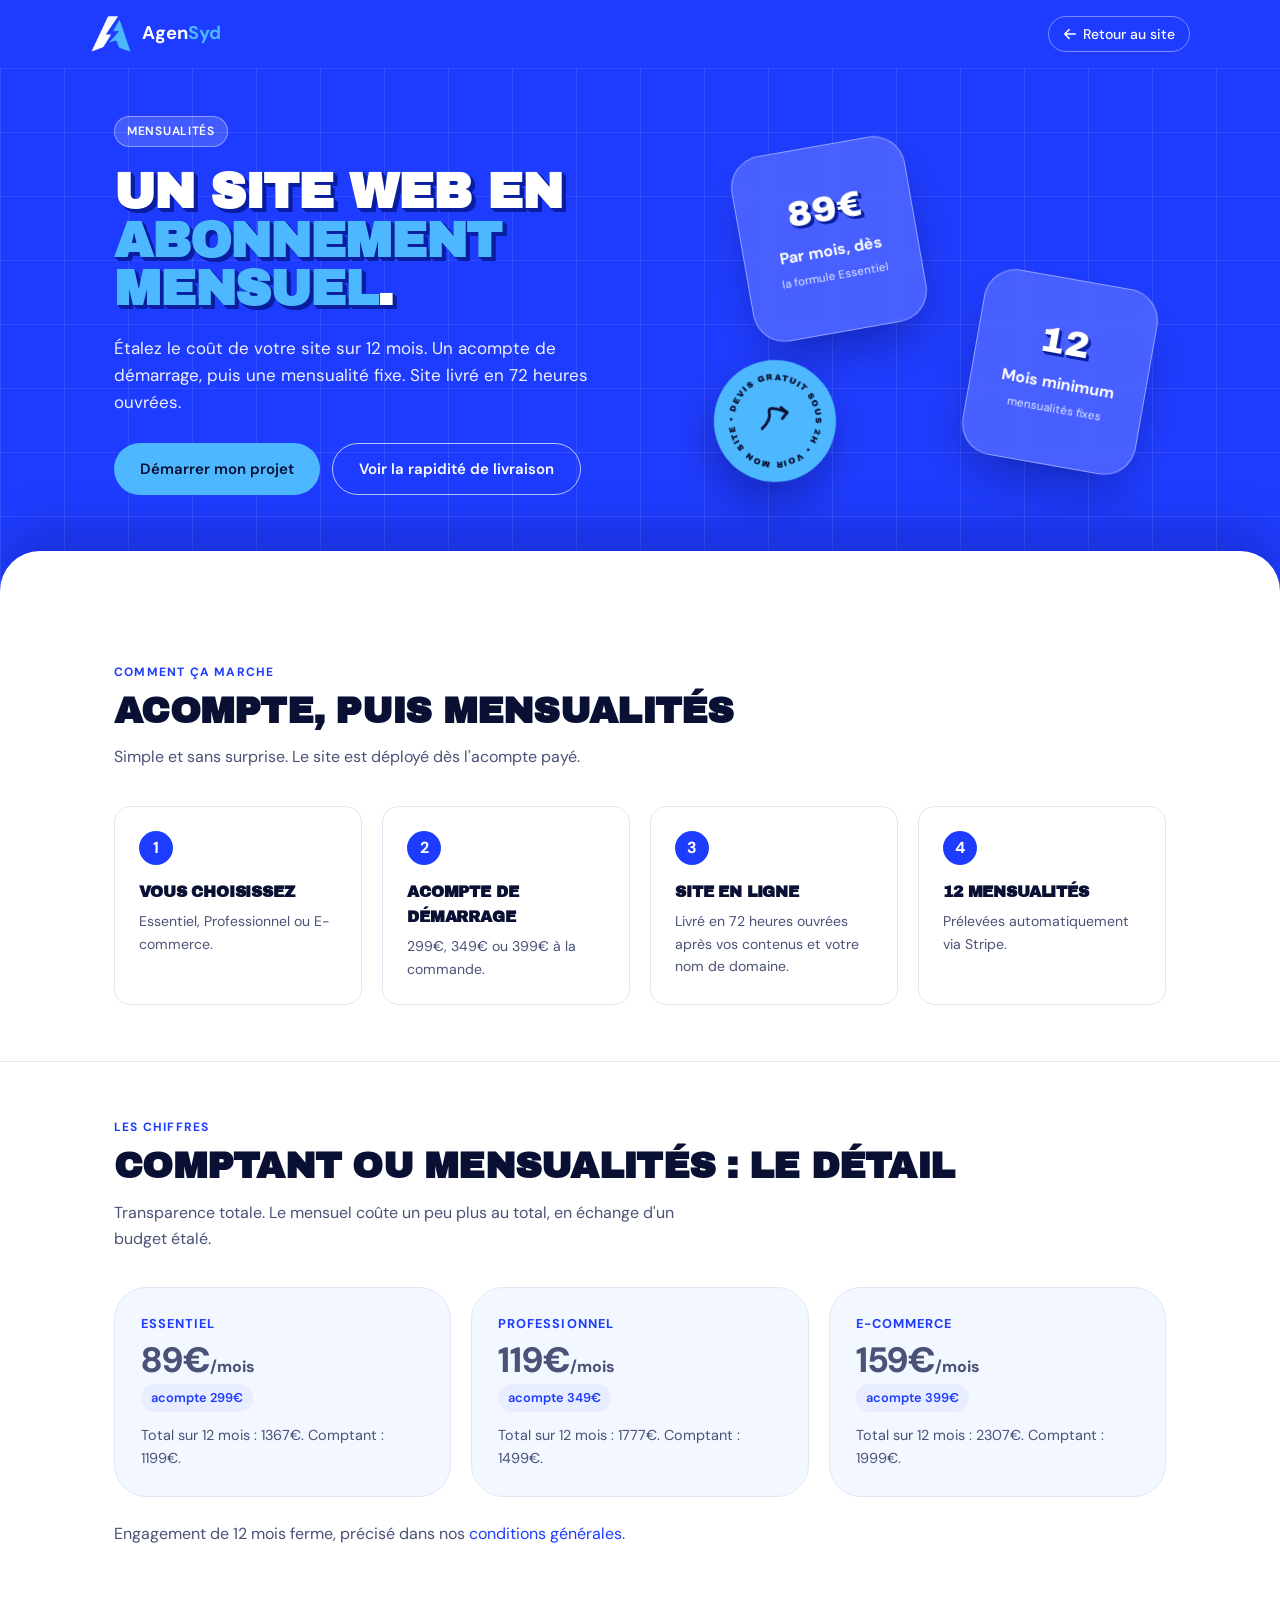
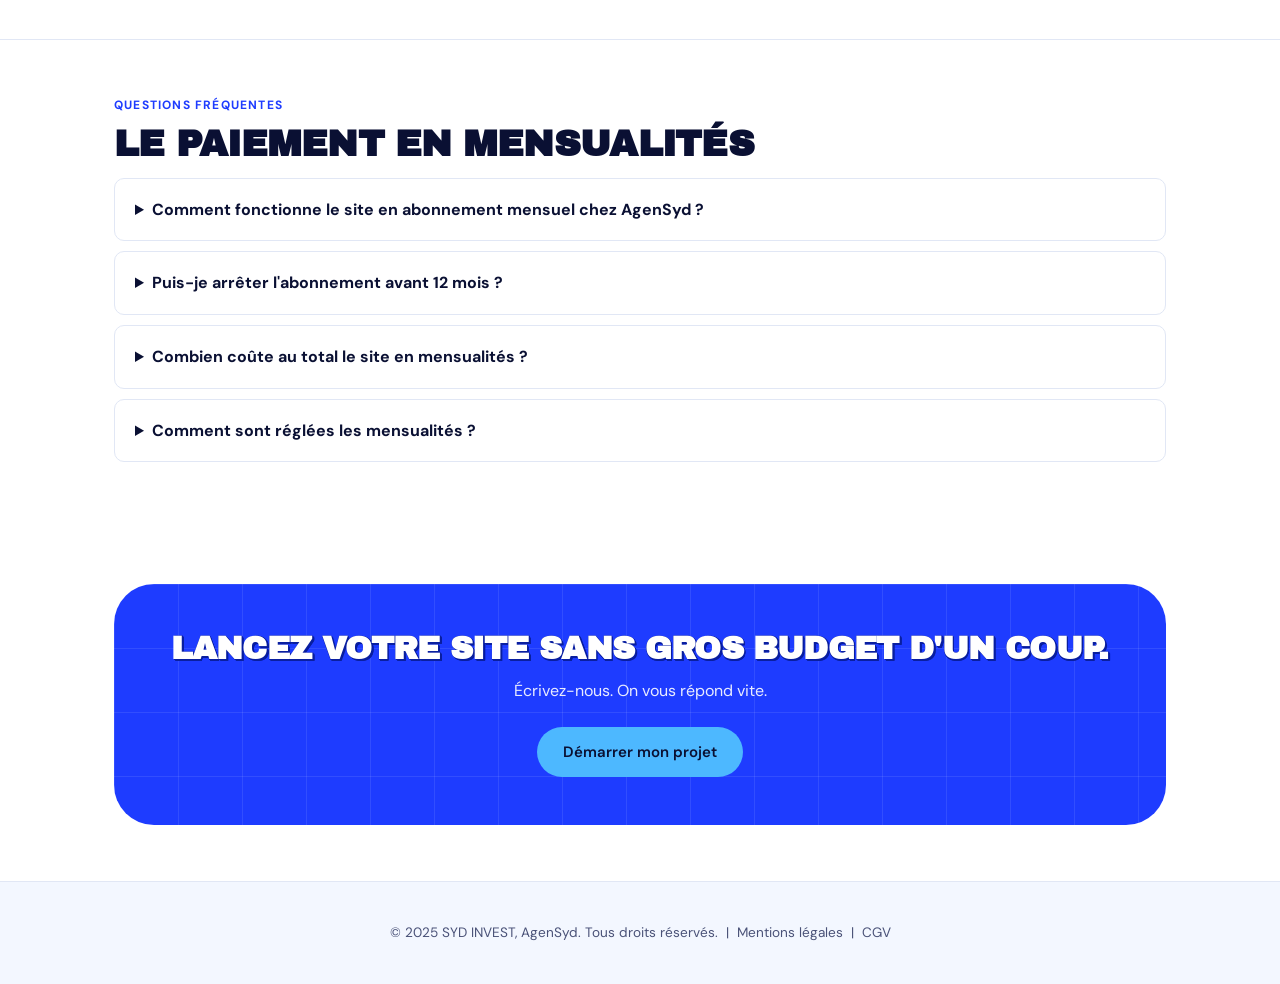
<file: abonnement-site-web.html>
<!DOCTYPE html>
<html lang="fr">
<head>
<!-- Google Tag Manager -->
<script>(function(w,d,s,l,i){w[l]=w[l]||[];w[l].push({'gtm.start':
new Date().getTime(),event:'gtm.js'});var f=d.getElementsByTagName(s)[0],
j=d.createElement(s),dl=l!='dataLayer'?'&l='+l:'';j.async=true;j.src=
'https://www.googletagmanager.com/gtm.js?id='+i+dl;f.parentNode.insertBefore(j,f);
})(window,document,'script','dataLayer','GTM-NB92428T');</script>
<!-- End Google Tag Manager -->

  <meta charset="UTF-8" />
  <meta name="viewport" content="width=device-width, initial-scale=1.0" />
  <title>Site internet en abonnement mensuel pour restaurants, hôtels et spas | AgenSyd</title>
  <meta name="description" content="Site web en mensualités : acompte de démarrage puis 89€, 119€ ou 159€ par mois sur 12 mois. Sur-mesure, hébergement inclus, livré en 72h ouvrées." />
  <meta property="og:title" content="Site internet en abonnement mensuel | AgenSyd" />
  <meta property="og:description" content="Étalez le coût de votre site sur 12 mois. Acompte puis mensualités fixes." />
  <meta property="og:type" content="website" />
  <meta property="og:url" content="https://www.agensyd.fr/abonnement-site-web.html" />
  <meta property="og:image" content="https://www.agensyd.fr/og-image.jpg" />
  <meta property="og:image:width" content="1200" />
  <meta property="og:image:height" content="630" />
  <meta name="twitter:card" content="summary_large_image" />
  <link rel="canonical" href="https://www.agensyd.fr/abonnement-site-web.html" />
  <link rel="icon" type="image/png" href="favicon.png" />
  <link rel="preconnect" href="https://fonts.googleapis.com" />
  <link rel="preconnect" href="https://fonts.gstatic.com" crossorigin />
  <link href="https://fonts.googleapis.com/css2?family=DM+Sans:ital,opsz,wght@0,9..40,300;0,9..40,400;0,9..40,500;0,9..40,600;0,9..40,700;1,9..40,400&family=Inter:wght@400;500;600&family=Archivo+Black&display=swap" rel="stylesheet" />
  <script type="application/ld+json">
{
  "@context": "https://schema.org",
  "@graph": [
    {
      "@type": "Service",
      "@id": "https://www.agensyd.fr/abonnement-site-web.html#service",
      "name": "Site web en abonnement mensuel",
      "provider": {
        "@id": "https://www.agensyd.fr/#organization"
      },
      "areaServed": {
        "@type": "Country",
        "name": "France"
      },
      "serviceType": "Création de site web avec paiement en mensualités",
      "description": "Site web sur-mesure pour restaurants, hôtels, spas et bars, payable en mensualités sur 12 mois minimum avec un acompte de démarrage.",
      "offers": {
        "@type": "Offer",
        "priceCurrency": "EUR",
        "price": "89",
        "priceSpecification": {
          "@type": "UnitPriceSpecification",
          "price": "89",
          "priceCurrency": "EUR",
          "billingDuration": 12,
          "billingIncrement": 1,
          "unitCode": "MON"
        },
        "availability": "https://schema.org/InStock",
        "url": "https://www.agensyd.fr/#pricing"
      }
    },
    {
      "@type": "WebPage",
      "@id": "https://www.agensyd.fr/abonnement-site-web.html",
      "url": "https://www.agensyd.fr/abonnement-site-web.html",
      "name": "Site internet en abonnement mensuel | AgenSyd",
      "isPartOf": {
        "@id": "https://www.agensyd.fr/#website"
      },
      "about": {
        "@id": "https://www.agensyd.fr/abonnement-site-web.html#service"
      },
      "inLanguage": "fr-FR"
    },
    {
      "@type": "FAQPage",
      "mainEntity": [
        {
          "@type": "Question",
          "name": "Comment fonctionne le site en abonnement mensuel chez AgenSyd ?",
          "acceptedAnswer": {
            "@type": "Answer",
            "text": "Vous versez un acompte de démarrage à la commande (299€, 349€ ou 399€ selon la formule), puis une mensualité (89€, 119€ ou 159€) pendant 12 mois minimum. Le site est déployé dès l'acompte payé."
          }
        },
        {
          "@type": "Question",
          "name": "Puis-je arrêter l'abonnement avant 12 mois ?",
          "acceptedAnswer": {
            "@type": "Answer",
            "text": "Non. L'engagement de 12 mois est ferme : les mensualités restantes restent dues jusqu'au terme, comme précisé dans les conditions générales."
          }
        },
        {
          "@type": "Question",
          "name": "Combien coûte au total le site en mensualités ?",
          "acceptedAnswer": {
            "@type": "Answer",
            "text": "Sur 12 mois : 1367€ (Essentiel), 1777€ (Professionnel) ou 2307€ (E-commerce), acompte inclus. C'est un peu plus que le paiement comptant, en échange d'un budget étalé."
          }
        },
        {
          "@type": "Question",
          "name": "Comment sont réglées les mensualités ?",
          "acceptedAnswer": {
            "@type": "Answer",
            "text": "Les mensualités sont prélevées automatiquement via la plateforme de paiement sécurisée Stripe."
          }
        }
      ]
    }
  ]
}
  </script>
  <style>
    *, *::before, *::after { box-sizing: border-box; margin: 0; padding: 0; }
    :root {
      --electric: #1E3CFF;
      --brand: #1E3CFF; --brand-light: #4D6BFF; --brand-pale: #E8EEFF;
      --sky: #4DB8FF; --sky-light: #7AC9FF; --sky-pale: #E3F4FF;
      --gradient: #1E3CFF;
      --gradient-soft: #E8EEFF;
      --bg: #FFFFFF; --surface: #FFFFFF; --surface-2: #F3F7FF;
      --border: #E1E7F5; --border-strong: #BFD0F5;
      --text: #0A1033; --text-2: #4A5278; --text-3: #8089AD;
      --radius: 16px; --radius-sm: 10px;
      --shadow: 0 4px 16px rgba(30,60,255,.08), 0 2px 6px rgba(0,0,0,.04);
      --shadow-lg: 0 20px 60px rgba(30,60,255,.14), 0 8px 24px rgba(0,0,0,.06);
      --accent: #1E3CFF; --accent-pale: #EAF0FF; --accent-pale2: #E3F4FF;
    }
    html { scroll-behavior: smooth; font-size: 16px; }
    body { font-family: 'DM Sans', 'Inter', system-ui, sans-serif; background: var(--bg); color: var(--text); line-height: 1.6; -webkit-font-smoothing: antialiased; }
    a { text-decoration: none; color: inherit; }
    img { max-width: 100%; display: block; }
    .container { max-width: 1100px; margin: 0 auto; padding: 0 24px; }
    .btn { display: inline-flex; align-items: center; gap: 8px; padding: 13px 26px; border-radius: 100px; font-size: .9375rem; font-weight: 600; cursor: pointer; transition: all .2s cubic-bezier(.22,1,.36,1); border: none; white-space: nowrap; }
    .btn-primary { background: var(--gradient); color: #fff; box-shadow: var(--shadow); }
    .btn-primary:hover { transform: translateY(-2px); box-shadow: var(--shadow-lg); }
    .btn-ghost { background: var(--surface); color: var(--text); border: 1.5px solid var(--border); }
    .btn-ghost:hover { border-color: var(--border-strong); }

    nav { position: sticky; top: 0; z-index: 100; background: rgba(255,255,255,.92); backdrop-filter: blur(20px); border-bottom: 1px solid var(--border); padding: 0 24px; }
    .nav-inner { max-width: 1100px; margin: 0 auto; display: flex; align-items: center; justify-content: space-between; height: 68px; }
    .nav-logo { display: flex; align-items: center; gap: 10px; font-weight: 700; font-size: 1.15rem; color: var(--text); }
    .nav-logo img { width: 42px; height: 42px; object-fit: contain; }
    .logo-syd { background: var(--gradient); -webkit-background-clip: text; -webkit-text-fill-color: transparent; background-clip: text; }
    .nav-back { display: inline-flex; align-items: center; gap: 6px; font-size: .875rem; font-weight: 500; color: var(--text-2); }
    .nav-back:hover { color: var(--brand); }
    .nav-back svg { width: 14px; height: 14px; }

    .hero { padding: 64px 0 40px; }
    .hero-grid { display: grid; grid-template-columns: 1.1fr .9fr; gap: 48px; align-items: center; }
    .badge { display: inline-flex; align-items: center; gap: 6px; background: var(--accent-pale2); border: 1px solid #CFCFCF; color: var(--accent); font-size: .75rem; font-weight: 600; letter-spacing: .06em; text-transform: uppercase; padding: 5px 12px; border-radius: 100px; margin-bottom: 18px; }
    h1 { font-size: clamp(2rem, 4.2vw, 2.9rem); font-weight: 800; line-height: 1.12; margin-bottom: 18px; }
    h1 .hl { background: var(--gradient); -webkit-background-clip: text; -webkit-text-fill-color: transparent; background-clip: text; }
    .hero-sub { font-size: 1.0625rem; color: var(--text-2); max-width: 520px; margin-bottom: 26px; }
    .hero-actions { display: flex; gap: 12px; flex-wrap: wrap; }

    /* Mockup preview reused from homepage style */
    .mockup-wrapper { position: relative; border-radius: 20px; background: var(--gradient); padding: 3px; box-shadow: var(--shadow-lg); }
    .mockup-inner { background: #fff; border-radius: 18px; overflow: hidden; }
    .mockup-bar { background: #F4F4F5; height: 34px; display: flex; align-items: center; padding: 0 14px; gap: 7px; border-bottom: 1px solid #E6E6E6; }
    .mockup-dot { width: 9px; height: 9px; border-radius: 50%; }
    .mockup-viewport { padding: 0; }
    .ms-nav { display: flex; align-items: center; justify-content: space-between; padding: 10px 14px; border-bottom: 1px solid #f0f0f0; }
    .ms-logo { font-size: .68rem; font-weight: 800; letter-spacing: .04em; color: var(--accent); }
    .ms-nav-links { display: flex; gap: 10px; }
    .ms-nav-links span { font-size: .52rem; color: #888; font-weight: 500; }
    .ms-cta-sm { font-size: .52rem; font-weight: 700; color: #fff; padding: 3px 8px; border-radius: 20px; background: var(--accent); }
    .ms-hero { padding: 18px 14px 14px; background: linear-gradient(135deg,#FFF7ED,#FFEDD5); }
    .ms-tag { display: inline-block; font-size: .5rem; font-weight: 700; letter-spacing: .08em; text-transform: uppercase; padding: 2px 7px; border-radius: 20px; margin-bottom: 7px; background: #FFEDD5; color: var(--accent); }
    .ms-title { font-size: 1rem; font-weight: 800; line-height: 1.2; margin-bottom: 6px; color: #1C1C1E; }
    .ms-sub { font-size: .56rem; color: #666; line-height: 1.5; margin-bottom: 11px; }
    .ms-btn { display: inline-block; font-size: .56rem; font-weight: 700; color: #fff; padding: 6px 13px; border-radius: 20px; background: var(--accent); }
    .ms-cards { display: grid; grid-template-columns: 1fr 1fr 1fr; gap: 7px; padding: 12px 14px 16px; }
    .ms-card { border-radius: 8px; padding: 9px; font-size: .5rem; font-weight: 600; background: #FFF7ED; }
    .ms-card-img { height: 30px; border-radius: 5px; margin-bottom: 6px; }
    .ms-card-label { font-size: .46rem; color: #888; margin-top: 3px; font-weight: 400; }
    .mockup-caption { text-align: center; font-size: .8rem; color: var(--text-3); margin-top: 14px; font-style: italic; }

    section { padding: 56px 0; }
    .section-label { font-size: .75rem; font-weight: 700; letter-spacing: .1em; text-transform: uppercase; color: var(--accent); margin-bottom: 10px; }
    .section-title { font-size: clamp(1.6rem, 3.4vw, 2.2rem); font-weight: 700; line-height: 1.2; margin-bottom: 14px; }
    .section-sub { font-size: 1rem; color: var(--text-2); max-width: 560px; margin-bottom: 36px; }

    .grid-3 { display: grid; grid-template-columns: repeat(3, 1fr); gap: 20px; }
    .card { background: var(--surface); border: 1px solid var(--border); border-radius: var(--radius); padding: 26px; }
    .card-icon { width: 42px; height: 42px; border-radius: 12px; background: var(--accent-pale); display: flex; align-items: center; justify-content: center; margin-bottom: 16px; color: var(--accent); }
    .card-icon svg { width: 22px; height: 22px; }
    .card h3 { font-size: 1.05rem; font-weight: 700; margin-bottom: 8px; }
    .card p { font-size: .9rem; color: var(--text-2); line-height: 1.6; }

    .pain-item { display: flex; gap: 14px; align-items: flex-start; padding: 16px 0; border-bottom: 1px solid var(--border); }
    .pain-item:last-child { border-bottom: none; }
    .pain-icon { flex-shrink: 0; width: 30px; height: 30px; border-radius: 8px; background: #FEF2F2; color: #DC2626; display: flex; align-items: center; justify-content: center; }
    .pain-icon svg { width: 16px; height: 16px; }
    .pain-item p { font-size: .95rem; color: var(--text-2); }
    .pain-item strong { color: var(--text); }

    .cta-band { background: var(--gradient); border-radius: 24px; padding: 48px 40px; text-align: center; color: #fff; }
    .cta-band h2 { font-size: clamp(1.5rem, 3vw, 2rem); font-weight: 800; margin-bottom: 12px; }
    .cta-band p { opacity: .9; margin-bottom: 24px; font-size: 1rem; }
    .cta-band .btn-primary { background: #fff; color: var(--brand); box-shadow: none; }
    .cta-band .btn-primary:hover { transform: translateY(-2px); }

    .testi-grid { display: grid; grid-template-columns: 1fr 1fr; gap: 20px; }
    .testi-card { background: var(--surface); border: 1px solid var(--border); border-radius: var(--radius); padding: 24px; }
    .testi-card .stars { color: #F59E0B; font-size: .9rem; margin-bottom: 10px; }
    .testi-card p.quote { font-size: .92rem; color: var(--text-2); margin-bottom: 14px; line-height: 1.6; }
    .testi-author { font-size: .85rem; font-weight: 600; }
    .testi-author a { color: var(--brand); }

    footer { background: var(--text); color: rgba(255,255,255,.6); padding: 40px 24px; text-align: center; font-size: .85rem; }
    footer a { color: rgba(255,255,255,.7); }
    footer a:hover { color: #fff; }

    @media (max-width: 860px) {
      .hero-grid { grid-template-columns: 1fr; }
      .grid-3 { grid-template-columns: 1fr; }
      .testi-grid { grid-template-columns: 1fr; }
    }
  
    .steps { display: grid; grid-template-columns: repeat(4, 1fr); gap: 20px; }
    .step { background: var(--surface); border: 1px solid var(--border); border-radius: var(--radius); padding: 24px; }
    .step-num { width: 34px; height: 34px; border-radius: 50%; background: var(--gradient); color: #fff; font-weight: 700; display: flex; align-items: center; justify-content: center; margin-bottom: 14px; }
    .step h3 { font-size: 1rem; font-weight: 700; margin-bottom: 6px; }
    .step p { font-size: .88rem; color: var(--text-2); }
    .price-card { text-align: left; }
    .price-card .p-name { font-size: .8rem; font-weight: 700; letter-spacing: .08em; text-transform: uppercase; color: var(--brand); margin-bottom: 8px; }
    .price-card .p-price { font-size: 2.2rem; font-weight: 800; line-height: 1; margin-bottom: 6px; }
    .price-card .p-month { display: inline-block; font-size: .8rem; color: var(--brand); font-weight: 600; background: var(--brand-pale); border-radius: 100px; padding: 4px 10px; margin-bottom: 12px; }
    .faq details { background: var(--surface); border: 1px solid var(--border); border-radius: var(--radius-sm); padding: 18px 20px; margin-bottom: 10px; }
    .faq summary { font-weight: 700; cursor: pointer; }
    .faq details p { margin-top: 10px; color: var(--text-2); font-size: .93rem; }
    @media (max-width: 860px) { .steps { grid-template-columns: 1fr 1fr; } }
    @media (max-width: 520px) { .steps { grid-template-columns: 1fr; } }

    /* ─── Thème clair : bleu électrique et bleu clair ─── */
    .btn-primary { background: #1E3CFF; color: #fff; box-shadow: none; }
    .btn-primary:hover { background: #0F2BE0; color: #fff; box-shadow: none; }
    .btn-ghost { background: transparent; color: #1E3CFF; border-color: #1E3CFF; }
    .btn-ghost:hover { background: #1E3CFF; border-color: #1E3CFF; color: #fff; }
    .logo-syd { background: linear-gradient(90deg, #1E3CFF 0%, #4DB8FF 100%); -webkit-background-clip: text; background-clip: text; -webkit-text-fill-color: transparent; color: transparent; }
    footer { background: var(--surface-2); color: var(--text-2); border-top: 1px solid var(--border); }
    footer a { color: var(--text-2); }
    footer a:hover { color: var(--brand); }
    h1 .hl { background: none; -webkit-text-fill-color: #1E3CFF; color: #1E3CFF; }
    .cta-band { background: #1E3CFF; }
    .cta-band .btn-primary { background: #4DB8FF; color: #0A1033; }
    .cta-band .btn-primary:hover { background: #7AC9FF; color: #0A1033; }

    /* ─── Langage visuel : hero bleu, relief, verre ─── */
    .hx-grid { position: absolute; inset: 0; pointer-events: none; z-index: 0;
      background-image: linear-gradient(to right, rgba(255,255,255,.09) 1px, transparent 1px), linear-gradient(to bottom, rgba(255,255,255,.09) 1px, transparent 1px);
      background-size: 4rem 4rem; }
    .hx-card { position: absolute; z-index: 30; animation: hx-float 5s ease-in-out infinite; }
    .hx-glass { width: 11rem; aspect-ratio: 3 / 3.2; background: rgba(255,255,255,.18); -webkit-backdrop-filter: blur(10px); backdrop-filter: blur(10px);
      border: 1px solid rgba(255,255,255,.4); border-radius: 2rem; padding: 1rem; display: flex; flex-direction: column; align-items: center; justify-content: center;
      box-shadow: 0 25px 50px -12px rgba(0,0,40,.35); transition: transform .5s; text-align: center; color: #fff; }
    .hx-glass:hover { transform: rotate(0deg) !important; }
    .hx-big { font-family: 'Archivo Black', 'Arial Black', Impact, sans-serif; font-size: 2.3rem; line-height: 1; color: #fff; text-shadow: 0.03rem 0.03rem 0 #0A1FA0, 0.06rem 0.06rem 0 #0A1FA0, 0.09rem 0.09rem 0 #0A1FA0, 0.12rem 0.12rem 0 #0A1FA0, 0.15rem 0.15rem 0 #0A1FA0, 0.18rem 0.18rem 0 #0A1FA0, 0.21rem 0.21rem 0 #0A1FA0; margin-bottom: .6rem; }
    .hx-n { font-weight: 700; font-size: 1rem; color: #fff; margin: 0; }
    .hx-m { font-size: .72rem; color: rgba(255,255,255,.85); margin: .3rem 0 0; }
    @keyframes hx-float { 0%, 100% { translate: 0 0; } 50% { translate: 0 -14px; } }
    @keyframes hx-spin { to { transform: rotate(360deg); } }
    .hx-badge { position: absolute; z-index: 40; width: 7.6rem; height: 7.6rem; border-radius: 50%; background: #4DB8FF; color: #0A1033;
      display: flex; align-items: center; justify-content: center; transform: rotate(12deg); box-shadow: 0 20px 40px rgba(0,0,40,.3); transition: transform .25s; }
    .hx-badge:hover { transform: rotate(12deg) scale(1.06); }
    .hx-badge .ring { position: absolute; inset: 4px; animation: hx-spin 10s linear infinite; }
    .hx-badge .ring svg { width: 100%; height: 100%; }
    .hx-badge .ring text { font-family: 'Archivo Black', 'Arial Black', Impact, sans-serif; font-size: 7.4px; letter-spacing: .06em; fill: #0A1033; text-transform: uppercase; }
    .hx-badge .go { width: 2.2rem; height: 2.2rem; stroke: #0A1033; fill: none; stroke-width: 8; stroke-linecap: round; stroke-linejoin: round; overflow: visible; position: relative; }
    @media (prefers-reduced-motion: reduce) { .hx-card, .hx-badge .ring { animation: none; } }

    /* ─── Sous-pages : même langage que l'accueil ─── */
    nav { background: #1E3CFF; border-bottom: none; -webkit-backdrop-filter: none; backdrop-filter: none; }
    .nav-logo { color: #fff; }
    .logo-syd { background: none; -webkit-text-fill-color: #4DB8FF; color: #4DB8FF; }
    .nav-back { color: #fff; border: 1px solid rgba(255,255,255,.4); border-radius: 999px; padding: 6px 14px; }
    .nav-back:hover { background: rgba(255,255,255,.14); color: #fff; }
    .hero { position: relative; background: #1E3CFF; color: #fff; overflow: hidden; padding: 48px 0 0; }
    .hero > .container { position: relative; z-index: 2; }
    .hero::after { content: ''; display: block; position: relative; z-index: 3; height: 56px; margin-top: 56px; background: #fff; border-radius: 2.5rem 2.5rem 0 0; box-shadow: 0 -20px 50px rgba(0,0,40,.2); }
    .hero h1 { font-family: 'Archivo Black', 'Arial Black', Impact, sans-serif; font-weight: 900; text-transform: uppercase; letter-spacing: -.02em; line-height: .98; color: #fff; font-size: clamp(1.8rem, 4.1vw, 3.1rem); text-shadow: 0.0058em 0.0058em 0 #0A1FA0, 0.0116em 0.0116em 0 #0A1FA0, 0.0174em 0.0174em 0 #0A1FA0, 0.0232em 0.0232em 0 #0A1FA0, 0.029em 0.029em 0 #0A1FA0, 0.0348em 0.0348em 0 #0A1FA0, 0.0406em 0.0406em 0 #0A1FA0, 0.0464em 0.0464em 0 #0A1FA0, 0.0522em 0.0522em 0 #0A1FA0, 0.058em 0.058em 0 #0A1FA0, 0.0638em 0.0638em 0 #0A1FA0, 0.0696em 0.0696em 0 #0A1FA0, 0.0754em 0.0754em 0 #0A1FA0, 0.0812em 0.0812em 0 #0A1FA0; margin-bottom: 22px; }
    .hero h1 .hl { background: none; -webkit-text-fill-color: #4DB8FF; color: #4DB8FF; }
    .hero .badge { background: rgba(255,255,255,.16); border: 1px solid rgba(255,255,255,.4); color: #fff; margin-bottom: 20px; }
    .hero .hero-sub { color: rgba(255,255,255,.92); }
    .hero .btn-primary { background: #4DB8FF; color: #0A1033; box-shadow: none; }
    .hero .btn-primary:hover { background: #7AC9FF; color: #0A1033; }
    .hero .btn-ghost { background: transparent; color: #fff; border-color: rgba(255,255,255,.7); }
    .hero .btn-ghost:hover { background: rgba(255,255,255,.14); border-color: #fff; color: #fff; }
    .hero .mockup-wrapper { background: #fff; padding: 4px; box-shadow: 0 30px 60px -20px rgba(0,0,40,.5); transform: rotate(-2deg); animation: hx-float 6s ease-in-out infinite; }
    .hero .mockup-caption { color: rgba(255,255,255,.8); }
    .hero .hx-badge-sub { top: -2.6rem; right: -1.4rem; }
    .hx-cards-col { position: relative; min-height: 20rem; }
    .hx-cards-col .hx-card:nth-child(1) { top: 0; left: 6%; }
    .hx-cards-col .hx-card:nth-child(1) .hx-glass { transform: rotate(-10deg); }
    .hx-cards-col .hx-card:nth-child(2) { bottom: 0; right: 4%; animation-duration: 6s; animation-delay: 1s; }
    .hx-cards-col .hx-card:nth-child(2) .hx-glass { transform: rotate(10deg); }
    .hx-cards-col .hx-badge { bottom: -1rem; left: 0; }
    h2, .section-title { font-family: 'Archivo Black', 'Arial Black', Impact, sans-serif; font-weight: 900; text-transform: uppercase; letter-spacing: -.02em; line-height: 1.05; }
    .section-title { font-size: clamp(1.5rem, 3.2vw, 2.3rem); }
    .card h3, .step h3 { font-family: 'Archivo Black', 'Arial Black', Impact, sans-serif; font-weight: 900; text-transform: uppercase; font-size: .98rem; letter-spacing: -.01em; }
    .card, .testi-card { border-radius: 2rem; background: #F3F7FF; border-color: #E1E7F5; }
    .cta-band { position: relative; overflow: hidden; border-radius: 2.5rem; background-color: #1E3CFF;
      background-image: linear-gradient(to right, rgba(255,255,255,.09) 1px, transparent 1px), linear-gradient(to bottom, rgba(255,255,255,.09) 1px, transparent 1px); background-size: 4rem 4rem; }
    .cta-band h2 { text-shadow: 0.012rem 0.012rem 0 #0A1FA0, 0.024rem 0.024rem 0 #0A1FA0, 0.036rem 0.036rem 0 #0A1FA0, 0.048rem 0.048rem 0 #0A1FA0, 0.06rem 0.06rem 0 #0A1FA0, 0.072rem 0.072rem 0 #0A1FA0, 0.084rem 0.084rem 0 #0A1FA0, 0.096rem 0.096rem 0 #0A1FA0, 0.108rem 0.108rem 0 #0A1FA0; }
    @media (max-width: 860px) {
      .hx-cards-col { min-height: 0; display: flex; gap: 14px; justify-content: center; align-items: center; flex-wrap: wrap; padding-top: 12px; }
      .hx-cards-col .hx-card, .hx-cards-col .hx-badge { position: static; }
      .hx-glass { width: 8.4rem; padding: .7rem; border-radius: 1.5rem; } .hx-big { font-size: 1.6rem; }
      .hero .hx-badge-sub { top: -2rem; right: -.4rem; width: 5.6rem; height: 5.6rem; }
      .hx-cards-col .hx-badge { width: 6rem; height: 6rem; }
    }
</style>
</head>
<body>
<!-- Google Tag Manager (noscript) -->
<noscript><iframe src="https://www.googletagmanager.com/ns.html?id=GTM-NB92428T"
height="0" width="0" style="display:none;visibility:hidden"></iframe></noscript>
<!-- End Google Tag Manager (noscript) -->


<nav>
  <div class="nav-inner">
    <a href="index.html" class="nav-logo">
      <img src="logo-icon-onblue.png" alt="AgenSyd" />
      <span>Agen<span class="logo-syd">Syd</span></span>
    </a>
    <a href="index.html" class="nav-back">
      <svg xmlns="http://www.w3.org/2000/svg" fill="none" viewBox="0 0 24 24" stroke="currentColor" stroke-width="2.5"><path stroke-linecap="round" stroke-linejoin="round" d="M10.5 19.5 3 12m0 0 7.5-7.5M3 12h18"/></svg>
      Retour au site
    </a>
  </div>
</nav>

<header class="hero">
  <div class="hx-grid" aria-hidden="true"></div>
  <div class="container hero-grid"><div>
    <span class="badge">Mensualités</span>
    <h1>Un site web en <span class="hl">abonnement mensuel</span>.</h1>
    <p class="hero-sub">Étalez le coût de votre site sur 12 mois. Un acompte de démarrage, puis une mensualité fixe. Site livré en 72 heures ouvrées.</p>
    <div class="hero-actions">
      <a href="index.html#contact" class="btn btn-primary">Démarrer mon projet</a>
      <a href="site-web-rapide.html" class="btn btn-ghost">Voir la rapidité de livraison</a>
    </div>
  </div><div class="hx-cards-col"><div class="hx-card"><div class="hx-glass"><div class="hx-big">89€</div><p class="hx-n">Par mois, dès</p><p class="hx-m">la formule Essentiel</p></div></div><div class="hx-card"><div class="hx-glass"><div class="hx-big">12</div><p class="hx-n">Mois minimum</p><p class="hx-m">mensualités fixes</p></div></div><a class="hx-badge " href="index.html#contact" aria-label="Devis gratuit sous 2 heures, démarrer mon projet"><div class="ring" aria-hidden="true"><svg viewBox="0 0 100 100"><path id="hxCircle" d="M 50, 50 m -36, 0 a 36,36 0 1,1 72,0 a 36,36 0 1,1 -72,0" fill="none"/><text><textPath href="#hxCircle" startOffset="0%" textLength="222" lengthAdjust="spacing">Devis gratuit sous 2h • Voir mon site •</textPath></text></svg></div><svg class="go" viewBox="0 0 100 100" aria-hidden="true"><path d="M20,80 Q 40,50 30,30 T 80,20"/><path d="M60,10 L80,20 L70,40"/></svg></a></div></div>
</header>
<section>
  <div class="container">
    <p class="section-label">Comment ça marche</p>
    <h2 class="section-title">Acompte, puis mensualités</h2>
    <p class="section-sub">Simple et sans surprise. Le site est déployé dès l'acompte payé.</p>
    <div class="steps">
      <div class="step"><div class="step-num">1</div><h3>Vous choisissez</h3><p>Essentiel, Professionnel ou E-commerce.</p></div>
      <div class="step"><div class="step-num">2</div><h3>Acompte de démarrage</h3><p>299€, 349€ ou 399€ à la commande.</p></div>
      <div class="step"><div class="step-num">3</div><h3>Site en ligne</h3><p>Livré en 72 heures ouvrées après vos contenus et votre nom de domaine.</p></div>
      <div class="step"><div class="step-num">4</div><h3>12 mensualités</h3><p>Prélevées automatiquement via Stripe.</p></div>
    </div>
  </div>
</section>
<section style="background: var(--surface); border-top: 1px solid var(--border); border-bottom: 1px solid var(--border);">
  <div class="container">
    <p class="section-label">Les chiffres</p>
    <h2 class="section-title">Comptant ou mensualités : le détail</h2>
    <p class="section-sub">Transparence totale. Le mensuel coûte un peu plus au total, en échange d'un budget étalé.</p>
    <div class="grid-3">
      <div class="card price-card"><p class="p-name">Essentiel</p><p class="p-price">89€<span style="font-size:1rem">/mois</span></p><p class="p-month">acompte 299€</p><p>Total sur 12 mois : 1367€. Comptant : 1199€.</p></div>
      <div class="card price-card"><p class="p-name">Professionnel</p><p class="p-price">119€<span style="font-size:1rem">/mois</span></p><p class="p-month">acompte 349€</p><p>Total sur 12 mois : 1777€. Comptant : 1499€.</p></div>
      <div class="card price-card"><p class="p-name">E-commerce</p><p class="p-price">159€<span style="font-size:1rem">/mois</span></p><p class="p-month">acompte 399€</p><p>Total sur 12 mois : 2307€. Comptant : 1999€.</p></div>
    </div>
    <p class="section-sub" style="margin-top:24px">Engagement de 12 mois ferme, précisé dans nos <a href="cgu.html" style="color:var(--brand)">conditions générales</a>.</p>
  </div>
</section>
<section class="faq">
  <div class="container">
    <p class="section-label">Questions fréquentes</p>
    <h2 class="section-title">Le paiement en mensualités</h2>
    <details><summary>Comment fonctionne le site en abonnement mensuel chez AgenSyd ?</summary><p>Vous versez un acompte de démarrage à la commande (299€, 349€ ou 399€ selon la formule), puis une mensualité (89€, 119€ ou 159€) pendant 12 mois minimum. Le site est déployé dès l'acompte payé.</p></details><details><summary>Puis-je arrêter l'abonnement avant 12 mois ?</summary><p>Non. L'engagement de 12 mois est ferme : les mensualités restantes restent dues jusqu'au terme, comme précisé dans les conditions générales.</p></details><details><summary>Combien coûte au total le site en mensualités ?</summary><p>Sur 12 mois : 1367€ (Essentiel), 1777€ (Professionnel) ou 2307€ (E-commerce), acompte inclus. C'est un peu plus que le paiement comptant, en échange d'un budget étalé.</p></details><details><summary>Comment sont réglées les mensualités ?</summary><p>Les mensualités sont prélevées automatiquement via la plateforme de paiement sécurisée Stripe.</p></details>
  </div>
</section>
<section>
  <div class="container">
    <div class="cta-band">
      <h2>Lancez votre site sans gros budget d'un coup.</h2>
      <p>Écrivez-nous. On vous répond vite.</p>
      <a href="index.html#contact" class="btn btn-primary">Démarrer mon projet</a>
    </div>
  </div>
</section>
<footer>
  <p>© 2025 SYD INVEST, AgenSyd. Tous droits réservés. &nbsp;|&nbsp; <a href="mentions-legales.html">Mentions légales</a> &nbsp;|&nbsp; <a href="cgu.html">CGV</a></p>
</footer>

</body>
</html>
</file>
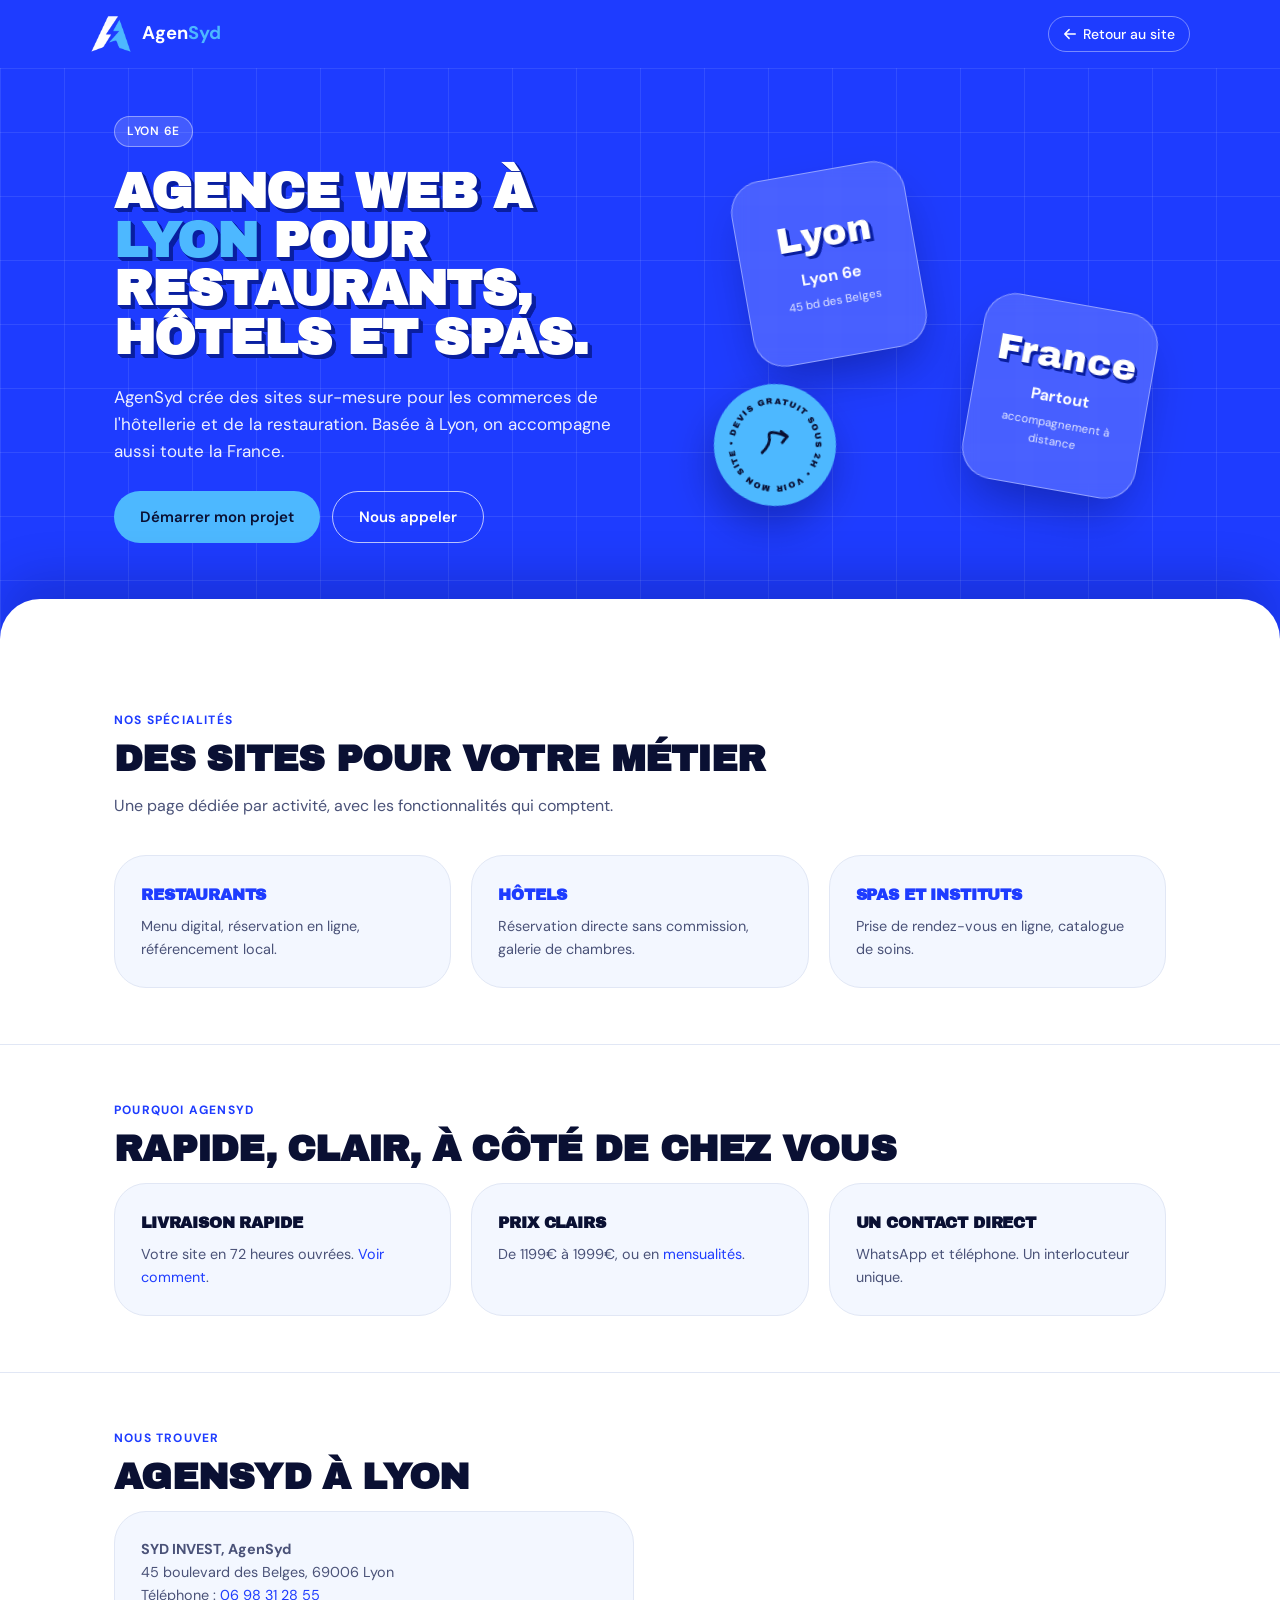
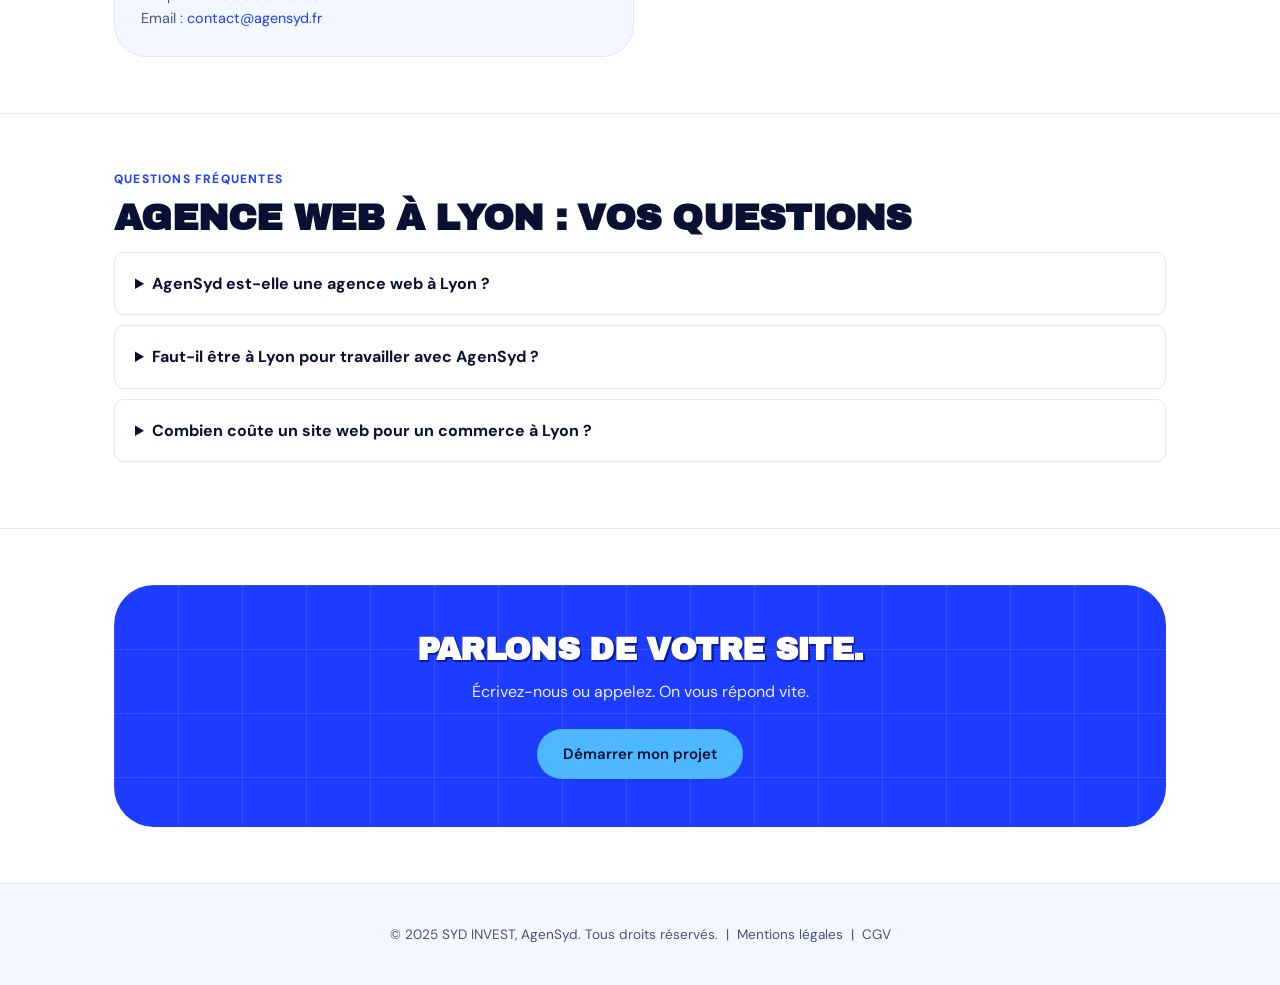
<file: agence-web-lyon.html>
<!DOCTYPE html>
<html lang="fr">
<head>
<!-- Google Tag Manager -->
<script>(function(w,d,s,l,i){w[l]=w[l]||[];w[l].push({'gtm.start':
new Date().getTime(),event:'gtm.js'});var f=d.getElementsByTagName(s)[0],
j=d.createElement(s),dl=l!='dataLayer'?'&l='+l:'';j.async=true;j.src=
'https://www.googletagmanager.com/gtm.js?id='+i+dl;f.parentNode.insertBefore(j,f);
})(window,document,'script','dataLayer','GTM-NB92428T');</script>
<!-- End Google Tag Manager -->

  <meta charset="UTF-8" />
  <meta name="viewport" content="width=device-width, initial-scale=1.0" />
  <title>Agence web à Lyon pour restaurants, hôtels et spas | AgenSyd</title>
  <meta name="description" content="Agence web à Lyon 6e : sites sur-mesure pour restaurants, hôtels, spas et bars, livrés en 72h ouvrées. Prix fixe ou mensualités. Partout en France." />
  <meta property="og:title" content="Agence web à Lyon | AgenSyd" />
  <meta property="og:description" content="Sites pour restaurants, hôtels et spas. Basée à Lyon 6e, partout en France." />
  <meta property="og:type" content="website" />
  <meta property="og:url" content="https://www.agensyd.fr/agence-web-lyon.html" />
  <meta property="og:image" content="https://www.agensyd.fr/og-image.jpg" />
  <meta property="og:image:width" content="1200" />
  <meta property="og:image:height" content="630" />
  <meta name="twitter:card" content="summary_large_image" />
  <link rel="canonical" href="https://www.agensyd.fr/agence-web-lyon.html" />
  <link rel="icon" type="image/png" href="favicon.png" />
  <link rel="preconnect" href="https://fonts.googleapis.com" />
  <link rel="preconnect" href="https://fonts.gstatic.com" crossorigin />
  <link href="https://fonts.googleapis.com/css2?family=DM+Sans:ital,opsz,wght@0,9..40,300;0,9..40,400;0,9..40,500;0,9..40,600;0,9..40,700;1,9..40,400&family=Inter:wght@400;500;600&family=Archivo+Black&display=swap" rel="stylesheet" />
  <script type="application/ld+json">
{
  "@context": "https://schema.org",
  "@graph": [
    {
      "@type": "WebPage",
      "@id": "https://www.agensyd.fr/agence-web-lyon.html",
      "url": "https://www.agensyd.fr/agence-web-lyon.html",
      "name": "Agence web à Lyon pour restaurants, hôtels et spas | AgenSyd",
      "isPartOf": {
        "@id": "https://www.agensyd.fr/#website"
      },
      "about": {
        "@id": "https://www.agensyd.fr/#service-provider"
      },
      "inLanguage": "fr-FR"
    },
    {
      "@type": "FAQPage",
      "mainEntity": [
        {
          "@type": "Question",
          "name": "AgenSyd est-elle une agence web à Lyon ?",
          "acceptedAnswer": {
            "@type": "Answer",
            "text": "Oui. AgenSyd (SYD INVEST) est basée à Lyon 6e, 45 boulevard des Belges, et accompagne les restaurants, hôtels, spas et bars à Lyon et partout en France."
          }
        },
        {
          "@type": "Question",
          "name": "Faut-il être à Lyon pour travailler avec AgenSyd ?",
          "acceptedAnswer": {
            "@type": "Answer",
            "text": "Non. Le projet se fait à distance, par formulaire et WhatsApp. Les commerçants lyonnais peuvent aussi nous contacter directement."
          }
        },
        {
          "@type": "Question",
          "name": "Combien coûte un site web pour un commerce à Lyon ?",
          "acceptedAnswer": {
            "@type": "Answer",
            "text": "1199€ (Essentiel), 1499€ (Professionnel) ou 1999€ (E-commerce) en paiement comptant, ou en mensualités avec acompte de démarrage."
          }
        }
      ]
    }
  ]
}
  </script>
  <style>
    *, *::before, *::after { box-sizing: border-box; margin: 0; padding: 0; }
    :root {
      --electric: #1E3CFF;
      --brand: #1E3CFF; --brand-light: #4D6BFF; --brand-pale: #E8EEFF;
      --sky: #4DB8FF; --sky-light: #7AC9FF; --sky-pale: #E3F4FF;
      --gradient: #1E3CFF;
      --gradient-soft: #E8EEFF;
      --bg: #FFFFFF; --surface: #FFFFFF; --surface-2: #F3F7FF;
      --border: #E1E7F5; --border-strong: #BFD0F5;
      --text: #0A1033; --text-2: #4A5278; --text-3: #8089AD;
      --radius: 16px; --radius-sm: 10px;
      --shadow: 0 4px 16px rgba(30,60,255,.08), 0 2px 6px rgba(0,0,0,.04);
      --shadow-lg: 0 20px 60px rgba(30,60,255,.14), 0 8px 24px rgba(0,0,0,.06);
      --accent: #1E3CFF; --accent-pale: #EAF0FF; --accent-pale2: #E3F4FF;
    }
    html { scroll-behavior: smooth; font-size: 16px; }
    body { font-family: 'DM Sans', 'Inter', system-ui, sans-serif; background: var(--bg); color: var(--text); line-height: 1.6; -webkit-font-smoothing: antialiased; }
    a { text-decoration: none; color: inherit; }
    img { max-width: 100%; display: block; }
    .container { max-width: 1100px; margin: 0 auto; padding: 0 24px; }
    .btn { display: inline-flex; align-items: center; gap: 8px; padding: 13px 26px; border-radius: 100px; font-size: .9375rem; font-weight: 600; cursor: pointer; transition: all .2s cubic-bezier(.22,1,.36,1); border: none; white-space: nowrap; }
    .btn-primary { background: var(--gradient); color: #fff; box-shadow: var(--shadow); }
    .btn-primary:hover { transform: translateY(-2px); box-shadow: var(--shadow-lg); }
    .btn-ghost { background: var(--surface); color: var(--text); border: 1.5px solid var(--border); }
    .btn-ghost:hover { border-color: var(--border-strong); }

    nav { position: sticky; top: 0; z-index: 100; background: rgba(255,255,255,.92); backdrop-filter: blur(20px); border-bottom: 1px solid var(--border); padding: 0 24px; }
    .nav-inner { max-width: 1100px; margin: 0 auto; display: flex; align-items: center; justify-content: space-between; height: 68px; }
    .nav-logo { display: flex; align-items: center; gap: 10px; font-weight: 700; font-size: 1.15rem; color: var(--text); }
    .nav-logo img { width: 42px; height: 42px; object-fit: contain; }
    .logo-syd { background: var(--gradient); -webkit-background-clip: text; -webkit-text-fill-color: transparent; background-clip: text; }
    .nav-back { display: inline-flex; align-items: center; gap: 6px; font-size: .875rem; font-weight: 500; color: var(--text-2); }
    .nav-back:hover { color: var(--brand); }
    .nav-back svg { width: 14px; height: 14px; }

    .hero { padding: 64px 0 40px; }
    .hero-grid { display: grid; grid-template-columns: 1.1fr .9fr; gap: 48px; align-items: center; }
    .badge { display: inline-flex; align-items: center; gap: 6px; background: var(--accent-pale2); border: 1px solid #CFCFCF; color: var(--accent); font-size: .75rem; font-weight: 600; letter-spacing: .06em; text-transform: uppercase; padding: 5px 12px; border-radius: 100px; margin-bottom: 18px; }
    h1 { font-size: clamp(2rem, 4.2vw, 2.9rem); font-weight: 800; line-height: 1.12; margin-bottom: 18px; }
    h1 .hl { background: var(--gradient); -webkit-background-clip: text; -webkit-text-fill-color: transparent; background-clip: text; }
    .hero-sub { font-size: 1.0625rem; color: var(--text-2); max-width: 520px; margin-bottom: 26px; }
    .hero-actions { display: flex; gap: 12px; flex-wrap: wrap; }

    /* Mockup preview reused from homepage style */
    .mockup-wrapper { position: relative; border-radius: 20px; background: var(--gradient); padding: 3px; box-shadow: var(--shadow-lg); }
    .mockup-inner { background: #fff; border-radius: 18px; overflow: hidden; }
    .mockup-bar { background: #F4F4F5; height: 34px; display: flex; align-items: center; padding: 0 14px; gap: 7px; border-bottom: 1px solid #E6E6E6; }
    .mockup-dot { width: 9px; height: 9px; border-radius: 50%; }
    .mockup-viewport { padding: 0; }
    .ms-nav { display: flex; align-items: center; justify-content: space-between; padding: 10px 14px; border-bottom: 1px solid #f0f0f0; }
    .ms-logo { font-size: .68rem; font-weight: 800; letter-spacing: .04em; color: var(--accent); }
    .ms-nav-links { display: flex; gap: 10px; }
    .ms-nav-links span { font-size: .52rem; color: #888; font-weight: 500; }
    .ms-cta-sm { font-size: .52rem; font-weight: 700; color: #fff; padding: 3px 8px; border-radius: 20px; background: var(--accent); }
    .ms-hero { padding: 18px 14px 14px; background: linear-gradient(135deg,#FFF7ED,#FFEDD5); }
    .ms-tag { display: inline-block; font-size: .5rem; font-weight: 700; letter-spacing: .08em; text-transform: uppercase; padding: 2px 7px; border-radius: 20px; margin-bottom: 7px; background: #FFEDD5; color: var(--accent); }
    .ms-title { font-size: 1rem; font-weight: 800; line-height: 1.2; margin-bottom: 6px; color: #1C1C1E; }
    .ms-sub { font-size: .56rem; color: #666; line-height: 1.5; margin-bottom: 11px; }
    .ms-btn { display: inline-block; font-size: .56rem; font-weight: 700; color: #fff; padding: 6px 13px; border-radius: 20px; background: var(--accent); }
    .ms-cards { display: grid; grid-template-columns: 1fr 1fr 1fr; gap: 7px; padding: 12px 14px 16px; }
    .ms-card { border-radius: 8px; padding: 9px; font-size: .5rem; font-weight: 600; background: #FFF7ED; }
    .ms-card-img { height: 30px; border-radius: 5px; margin-bottom: 6px; }
    .ms-card-label { font-size: .46rem; color: #888; margin-top: 3px; font-weight: 400; }
    .mockup-caption { text-align: center; font-size: .8rem; color: var(--text-3); margin-top: 14px; font-style: italic; }

    section { padding: 56px 0; }
    .section-label { font-size: .75rem; font-weight: 700; letter-spacing: .1em; text-transform: uppercase; color: var(--accent); margin-bottom: 10px; }
    .section-title { font-size: clamp(1.6rem, 3.4vw, 2.2rem); font-weight: 700; line-height: 1.2; margin-bottom: 14px; }
    .section-sub { font-size: 1rem; color: var(--text-2); max-width: 560px; margin-bottom: 36px; }

    .grid-3 { display: grid; grid-template-columns: repeat(3, 1fr); gap: 20px; }
    .card { background: var(--surface); border: 1px solid var(--border); border-radius: var(--radius); padding: 26px; }
    .card-icon { width: 42px; height: 42px; border-radius: 12px; background: var(--accent-pale); display: flex; align-items: center; justify-content: center; margin-bottom: 16px; color: var(--accent); }
    .card-icon svg { width: 22px; height: 22px; }
    .card h3 { font-size: 1.05rem; font-weight: 700; margin-bottom: 8px; }
    .card p { font-size: .9rem; color: var(--text-2); line-height: 1.6; }

    .pain-item { display: flex; gap: 14px; align-items: flex-start; padding: 16px 0; border-bottom: 1px solid var(--border); }
    .pain-item:last-child { border-bottom: none; }
    .pain-icon { flex-shrink: 0; width: 30px; height: 30px; border-radius: 8px; background: #FEF2F2; color: #DC2626; display: flex; align-items: center; justify-content: center; }
    .pain-icon svg { width: 16px; height: 16px; }
    .pain-item p { font-size: .95rem; color: var(--text-2); }
    .pain-item strong { color: var(--text); }

    .cta-band { background: var(--gradient); border-radius: 24px; padding: 48px 40px; text-align: center; color: #fff; }
    .cta-band h2 { font-size: clamp(1.5rem, 3vw, 2rem); font-weight: 800; margin-bottom: 12px; }
    .cta-band p { opacity: .9; margin-bottom: 24px; font-size: 1rem; }
    .cta-band .btn-primary { background: #fff; color: var(--brand); box-shadow: none; }
    .cta-band .btn-primary:hover { transform: translateY(-2px); }

    .testi-grid { display: grid; grid-template-columns: 1fr 1fr; gap: 20px; }
    .testi-card { background: var(--surface); border: 1px solid var(--border); border-radius: var(--radius); padding: 24px; }
    .testi-card .stars { color: #F59E0B; font-size: .9rem; margin-bottom: 10px; }
    .testi-card p.quote { font-size: .92rem; color: var(--text-2); margin-bottom: 14px; line-height: 1.6; }
    .testi-author { font-size: .85rem; font-weight: 600; }
    .testi-author a { color: var(--brand); }

    footer { background: var(--text); color: rgba(255,255,255,.6); padding: 40px 24px; text-align: center; font-size: .85rem; }
    footer a { color: rgba(255,255,255,.7); }
    footer a:hover { color: #fff; }

    @media (max-width: 860px) {
      .hero-grid { grid-template-columns: 1fr; }
      .grid-3 { grid-template-columns: 1fr; }
      .testi-grid { grid-template-columns: 1fr; }
    }
  
    .steps { display: grid; grid-template-columns: repeat(4, 1fr); gap: 20px; }
    .step { background: var(--surface); border: 1px solid var(--border); border-radius: var(--radius); padding: 24px; }
    .step-num { width: 34px; height: 34px; border-radius: 50%; background: var(--gradient); color: #fff; font-weight: 700; display: flex; align-items: center; justify-content: center; margin-bottom: 14px; }
    .step h3 { font-size: 1rem; font-weight: 700; margin-bottom: 6px; }
    .step p { font-size: .88rem; color: var(--text-2); }
    .price-card { text-align: left; }
    .price-card .p-name { font-size: .8rem; font-weight: 700; letter-spacing: .08em; text-transform: uppercase; color: var(--brand); margin-bottom: 8px; }
    .price-card .p-price { font-size: 2.2rem; font-weight: 800; line-height: 1; margin-bottom: 6px; }
    .price-card .p-month { display: inline-block; font-size: .8rem; color: var(--brand); font-weight: 600; background: var(--brand-pale); border-radius: 100px; padding: 4px 10px; margin-bottom: 12px; }
    .faq details { background: var(--surface); border: 1px solid var(--border); border-radius: var(--radius-sm); padding: 18px 20px; margin-bottom: 10px; }
    .faq summary { font-weight: 700; cursor: pointer; }
    .faq details p { margin-top: 10px; color: var(--text-2); font-size: .93rem; }
    @media (max-width: 860px) { .steps { grid-template-columns: 1fr 1fr; } }
    @media (max-width: 520px) { .steps { grid-template-columns: 1fr; } }

    /* ─── Thème clair : bleu électrique et bleu clair ─── */
    .btn-primary { background: #1E3CFF; color: #fff; box-shadow: none; }
    .btn-primary:hover { background: #0F2BE0; color: #fff; box-shadow: none; }
    .btn-ghost { background: transparent; color: #1E3CFF; border-color: #1E3CFF; }
    .btn-ghost:hover { background: #1E3CFF; border-color: #1E3CFF; color: #fff; }
    .logo-syd { background: linear-gradient(90deg, #1E3CFF 0%, #4DB8FF 100%); -webkit-background-clip: text; background-clip: text; -webkit-text-fill-color: transparent; color: transparent; }
    footer { background: var(--surface-2); color: var(--text-2); border-top: 1px solid var(--border); }
    footer a { color: var(--text-2); }
    footer a:hover { color: var(--brand); }
    h1 .hl { background: none; -webkit-text-fill-color: #1E3CFF; color: #1E3CFF; }
    .cta-band { background: #1E3CFF; }
    .cta-band .btn-primary { background: #4DB8FF; color: #0A1033; }
    .cta-band .btn-primary:hover { background: #7AC9FF; color: #0A1033; }

    /* ─── Langage visuel : hero bleu, relief, verre ─── */
    .hx-grid { position: absolute; inset: 0; pointer-events: none; z-index: 0;
      background-image: linear-gradient(to right, rgba(255,255,255,.09) 1px, transparent 1px), linear-gradient(to bottom, rgba(255,255,255,.09) 1px, transparent 1px);
      background-size: 4rem 4rem; }
    .hx-card { position: absolute; z-index: 30; animation: hx-float 5s ease-in-out infinite; }
    .hx-glass { width: 11rem; aspect-ratio: 3 / 3.2; background: rgba(255,255,255,.18); -webkit-backdrop-filter: blur(10px); backdrop-filter: blur(10px);
      border: 1px solid rgba(255,255,255,.4); border-radius: 2rem; padding: 1rem; display: flex; flex-direction: column; align-items: center; justify-content: center;
      box-shadow: 0 25px 50px -12px rgba(0,0,40,.35); transition: transform .5s; text-align: center; color: #fff; }
    .hx-glass:hover { transform: rotate(0deg) !important; }
    .hx-big { font-family: 'Archivo Black', 'Arial Black', Impact, sans-serif; font-size: 2.3rem; line-height: 1; color: #fff; text-shadow: 0.03rem 0.03rem 0 #0A1FA0, 0.06rem 0.06rem 0 #0A1FA0, 0.09rem 0.09rem 0 #0A1FA0, 0.12rem 0.12rem 0 #0A1FA0, 0.15rem 0.15rem 0 #0A1FA0, 0.18rem 0.18rem 0 #0A1FA0, 0.21rem 0.21rem 0 #0A1FA0; margin-bottom: .6rem; }
    .hx-n { font-weight: 700; font-size: 1rem; color: #fff; margin: 0; }
    .hx-m { font-size: .72rem; color: rgba(255,255,255,.85); margin: .3rem 0 0; }
    @keyframes hx-float { 0%, 100% { translate: 0 0; } 50% { translate: 0 -14px; } }
    @keyframes hx-spin { to { transform: rotate(360deg); } }
    .hx-badge { position: absolute; z-index: 40; width: 7.6rem; height: 7.6rem; border-radius: 50%; background: #4DB8FF; color: #0A1033;
      display: flex; align-items: center; justify-content: center; transform: rotate(12deg); box-shadow: 0 20px 40px rgba(0,0,40,.3); transition: transform .25s; }
    .hx-badge:hover { transform: rotate(12deg) scale(1.06); }
    .hx-badge .ring { position: absolute; inset: 4px; animation: hx-spin 10s linear infinite; }
    .hx-badge .ring svg { width: 100%; height: 100%; }
    .hx-badge .ring text { font-family: 'Archivo Black', 'Arial Black', Impact, sans-serif; font-size: 7.4px; letter-spacing: .06em; fill: #0A1033; text-transform: uppercase; }
    .hx-badge .go { width: 2.2rem; height: 2.2rem; stroke: #0A1033; fill: none; stroke-width: 8; stroke-linecap: round; stroke-linejoin: round; overflow: visible; position: relative; }
    @media (prefers-reduced-motion: reduce) { .hx-card, .hx-badge .ring { animation: none; } }

    /* ─── Sous-pages : même langage que l'accueil ─── */
    nav { background: #1E3CFF; border-bottom: none; -webkit-backdrop-filter: none; backdrop-filter: none; }
    .nav-logo { color: #fff; }
    .logo-syd { background: none; -webkit-text-fill-color: #4DB8FF; color: #4DB8FF; }
    .nav-back { color: #fff; border: 1px solid rgba(255,255,255,.4); border-radius: 999px; padding: 6px 14px; }
    .nav-back:hover { background: rgba(255,255,255,.14); color: #fff; }
    .hero { position: relative; background: #1E3CFF; color: #fff; overflow: hidden; padding: 48px 0 0; }
    .hero > .container { position: relative; z-index: 2; }
    .hero::after { content: ''; display: block; position: relative; z-index: 3; height: 56px; margin-top: 56px; background: #fff; border-radius: 2.5rem 2.5rem 0 0; box-shadow: 0 -20px 50px rgba(0,0,40,.2); }
    .hero h1 { font-family: 'Archivo Black', 'Arial Black', Impact, sans-serif; font-weight: 900; text-transform: uppercase; letter-spacing: -.02em; line-height: .98; color: #fff; font-size: clamp(1.8rem, 4.1vw, 3.1rem); text-shadow: 0.0058em 0.0058em 0 #0A1FA0, 0.0116em 0.0116em 0 #0A1FA0, 0.0174em 0.0174em 0 #0A1FA0, 0.0232em 0.0232em 0 #0A1FA0, 0.029em 0.029em 0 #0A1FA0, 0.0348em 0.0348em 0 #0A1FA0, 0.0406em 0.0406em 0 #0A1FA0, 0.0464em 0.0464em 0 #0A1FA0, 0.0522em 0.0522em 0 #0A1FA0, 0.058em 0.058em 0 #0A1FA0, 0.0638em 0.0638em 0 #0A1FA0, 0.0696em 0.0696em 0 #0A1FA0, 0.0754em 0.0754em 0 #0A1FA0, 0.0812em 0.0812em 0 #0A1FA0; margin-bottom: 22px; }
    .hero h1 .hl { background: none; -webkit-text-fill-color: #4DB8FF; color: #4DB8FF; }
    .hero .badge { background: rgba(255,255,255,.16); border: 1px solid rgba(255,255,255,.4); color: #fff; margin-bottom: 20px; }
    .hero .hero-sub { color: rgba(255,255,255,.92); }
    .hero .btn-primary { background: #4DB8FF; color: #0A1033; box-shadow: none; }
    .hero .btn-primary:hover { background: #7AC9FF; color: #0A1033; }
    .hero .btn-ghost { background: transparent; color: #fff; border-color: rgba(255,255,255,.7); }
    .hero .btn-ghost:hover { background: rgba(255,255,255,.14); border-color: #fff; color: #fff; }
    .hero .mockup-wrapper { background: #fff; padding: 4px; box-shadow: 0 30px 60px -20px rgba(0,0,40,.5); transform: rotate(-2deg); animation: hx-float 6s ease-in-out infinite; }
    .hero .mockup-caption { color: rgba(255,255,255,.8); }
    .hero .hx-badge-sub { top: -2.6rem; right: -1.4rem; }
    .hx-cards-col { position: relative; min-height: 20rem; }
    .hx-cards-col .hx-card:nth-child(1) { top: 0; left: 6%; }
    .hx-cards-col .hx-card:nth-child(1) .hx-glass { transform: rotate(-10deg); }
    .hx-cards-col .hx-card:nth-child(2) { bottom: 0; right: 4%; animation-duration: 6s; animation-delay: 1s; }
    .hx-cards-col .hx-card:nth-child(2) .hx-glass { transform: rotate(10deg); }
    .hx-cards-col .hx-badge { bottom: -1rem; left: 0; }
    h2, .section-title { font-family: 'Archivo Black', 'Arial Black', Impact, sans-serif; font-weight: 900; text-transform: uppercase; letter-spacing: -.02em; line-height: 1.05; }
    .section-title { font-size: clamp(1.5rem, 3.2vw, 2.3rem); }
    .card h3, .step h3 { font-family: 'Archivo Black', 'Arial Black', Impact, sans-serif; font-weight: 900; text-transform: uppercase; font-size: .98rem; letter-spacing: -.01em; }
    .card, .testi-card { border-radius: 2rem; background: #F3F7FF; border-color: #E1E7F5; }
    .cta-band { position: relative; overflow: hidden; border-radius: 2.5rem; background-color: #1E3CFF;
      background-image: linear-gradient(to right, rgba(255,255,255,.09) 1px, transparent 1px), linear-gradient(to bottom, rgba(255,255,255,.09) 1px, transparent 1px); background-size: 4rem 4rem; }
    .cta-band h2 { text-shadow: 0.012rem 0.012rem 0 #0A1FA0, 0.024rem 0.024rem 0 #0A1FA0, 0.036rem 0.036rem 0 #0A1FA0, 0.048rem 0.048rem 0 #0A1FA0, 0.06rem 0.06rem 0 #0A1FA0, 0.072rem 0.072rem 0 #0A1FA0, 0.084rem 0.084rem 0 #0A1FA0, 0.096rem 0.096rem 0 #0A1FA0, 0.108rem 0.108rem 0 #0A1FA0; }
    @media (max-width: 860px) {
      .hx-cards-col { min-height: 0; display: flex; gap: 14px; justify-content: center; align-items: center; flex-wrap: wrap; padding-top: 12px; }
      .hx-cards-col .hx-card, .hx-cards-col .hx-badge { position: static; }
      .hx-glass { width: 8.4rem; padding: .7rem; border-radius: 1.5rem; } .hx-big { font-size: 1.6rem; }
      .hero .hx-badge-sub { top: -2rem; right: -.4rem; width: 5.6rem; height: 5.6rem; }
      .hx-cards-col .hx-badge { width: 6rem; height: 6rem; }
    }
</style>
</head>
<body>
<!-- Google Tag Manager (noscript) -->
<noscript><iframe src="https://www.googletagmanager.com/ns.html?id=GTM-NB92428T"
height="0" width="0" style="display:none;visibility:hidden"></iframe></noscript>
<!-- End Google Tag Manager (noscript) -->


<nav>
  <div class="nav-inner">
    <a href="index.html" class="nav-logo">
      <img src="logo-icon-onblue.png" alt="AgenSyd" />
      <span>Agen<span class="logo-syd">Syd</span></span>
    </a>
    <a href="index.html" class="nav-back">
      <svg xmlns="http://www.w3.org/2000/svg" fill="none" viewBox="0 0 24 24" stroke="currentColor" stroke-width="2.5"><path stroke-linecap="round" stroke-linejoin="round" d="M10.5 19.5 3 12m0 0 7.5-7.5M3 12h18"/></svg>
      Retour au site
    </a>
  </div>
</nav>

<header class="hero">
  <div class="hx-grid" aria-hidden="true"></div>
  <div class="container hero-grid"><div>
    <span class="badge">Lyon 6e</span>
    <h1>Agence web à <span class="hl">Lyon</span> pour restaurants, hôtels et spas.</h1>
    <p class="hero-sub">AgenSyd crée des sites sur-mesure pour les commerces de l'hôtellerie et de la restauration. Basée à Lyon, on accompagne aussi toute la France.</p>
    <div class="hero-actions">
      <a href="index.html#contact" class="btn btn-primary">Démarrer mon projet</a>
      <a href="tel:+33698312855" class="btn btn-ghost">Nous appeler</a>
    </div>
  </div><div class="hx-cards-col"><div class="hx-card"><div class="hx-glass"><div class="hx-big">Lyon</div><p class="hx-n">Lyon 6e</p><p class="hx-m">45 bd des Belges</p></div></div><div class="hx-card"><div class="hx-glass"><div class="hx-big">France</div><p class="hx-n">Partout</p><p class="hx-m">accompagnement à distance</p></div></div><a class="hx-badge " href="index.html#contact" aria-label="Devis gratuit sous 2 heures, démarrer mon projet"><div class="ring" aria-hidden="true"><svg viewBox="0 0 100 100"><path id="hxCircle" d="M 50, 50 m -36, 0 a 36,36 0 1,1 72,0 a 36,36 0 1,1 -72,0" fill="none"/><text><textPath href="#hxCircle" startOffset="0%" textLength="222" lengthAdjust="spacing">Devis gratuit sous 2h • Voir mon site •</textPath></text></svg></div><svg class="go" viewBox="0 0 100 100" aria-hidden="true"><path d="M20,80 Q 40,50 30,30 T 80,20"/><path d="M60,10 L80,20 L70,40"/></svg></a></div></div>
</header>
<section>
  <div class="container">
    <p class="section-label">Nos spécialités</p>
    <h2 class="section-title">Des sites pour votre métier</h2>
    <p class="section-sub">Une page dédiée par activité, avec les fonctionnalités qui comptent.</p>
    <div class="grid-3">
      <div class="card"><h3><a href="restaurants.html" style="color:var(--brand)">Restaurants</a></h3><p>Menu digital, réservation en ligne, référencement local.</p></div>
      <div class="card"><h3><a href="hotels.html" style="color:var(--brand)">Hôtels</a></h3><p>Réservation directe sans commission, galerie de chambres.</p></div>
      <div class="card"><h3><a href="spas.html" style="color:var(--brand)">Spas et instituts</a></h3><p>Prise de rendez-vous en ligne, catalogue de soins.</p></div>
    </div>
  </div>
</section>
<section style="background: var(--surface); border-top: 1px solid var(--border); border-bottom: 1px solid var(--border);">
  <div class="container">
    <p class="section-label">Pourquoi AgenSyd</p>
    <h2 class="section-title">Rapide, clair, à côté de chez vous</h2>
    <div class="grid-3">
      <div class="card"><h3>Livraison rapide</h3><p>Votre site en 72 heures ouvrées. <a href="site-web-rapide.html" style="color:var(--brand)">Voir comment</a>.</p></div>
      <div class="card"><h3>Prix clairs</h3><p>De 1199€ à 1999€, ou en <a href="abonnement-site-web.html" style="color:var(--brand)">mensualités</a>.</p></div>
      <div class="card"><h3>Un contact direct</h3><p>WhatsApp et téléphone. Un interlocuteur unique.</p></div>
    </div>
  </div>
</section>
<section>
  <div class="container">
    <p class="section-label">Nous trouver</p>
    <h2 class="section-title">AgenSyd à Lyon</h2>
    <div class="card" style="max-width:520px">
      <p><strong>SYD INVEST, AgenSyd</strong></p>
      <p>45 boulevard des Belges, 69006 Lyon</p>
      <p>Téléphone : <a href="tel:+33698312855" style="color:var(--brand)">06 98 31 28 55</a></p>
      <p>Email : <a href="mailto:contact@agensyd.fr" style="color:var(--brand)">contact@agensyd.fr</a></p>
    </div>
  </div>
</section>
<section class="faq" style="background: var(--surface); border-top: 1px solid var(--border); border-bottom: 1px solid var(--border);">
  <div class="container">
    <p class="section-label">Questions fréquentes</p>
    <h2 class="section-title">Agence web à Lyon : vos questions</h2>
    <details><summary>AgenSyd est-elle une agence web à Lyon ?</summary><p>Oui. AgenSyd (SYD INVEST) est basée à Lyon 6e, 45 boulevard des Belges, et accompagne les restaurants, hôtels, spas et bars à Lyon et partout en France.</p></details><details><summary>Faut-il être à Lyon pour travailler avec AgenSyd ?</summary><p>Non. Le projet se fait à distance, par formulaire et WhatsApp. Les commerçants lyonnais peuvent aussi nous contacter directement.</p></details><details><summary>Combien coûte un site web pour un commerce à Lyon ?</summary><p>1199€ (Essentiel), 1499€ (Professionnel) ou 1999€ (E-commerce) en paiement comptant, ou en mensualités avec acompte de démarrage.</p></details>
  </div>
</section>
<section>
  <div class="container">
    <div class="cta-band">
      <h2>Parlons de votre site.</h2>
      <p>Écrivez-nous ou appelez. On vous répond vite.</p>
      <a href="index.html#contact" class="btn btn-primary">Démarrer mon projet</a>
    </div>
  </div>
</section>
<footer>
  <p>© 2025 SYD INVEST, AgenSyd. Tous droits réservés. &nbsp;|&nbsp; <a href="mentions-legales.html">Mentions légales</a> &nbsp;|&nbsp; <a href="cgu.html">CGV</a></p>
</footer>

</body>
</html>
</file>
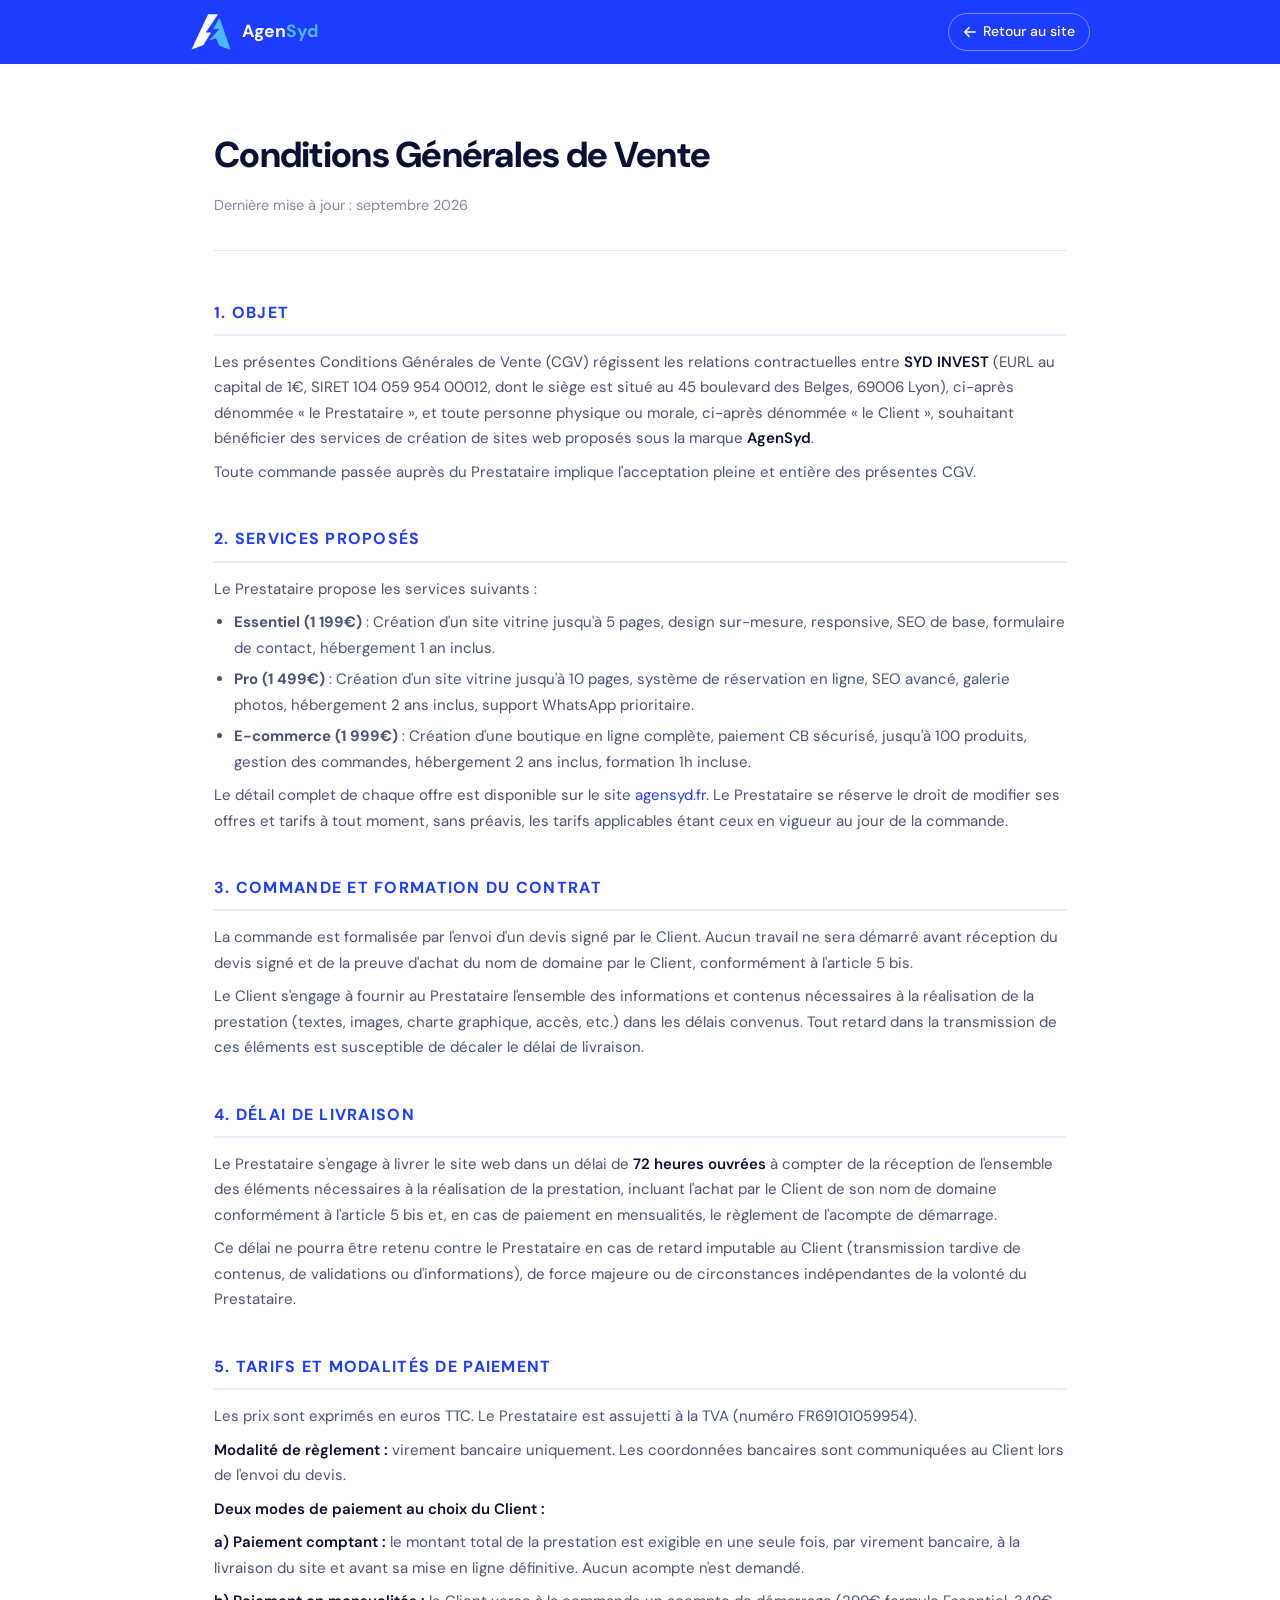
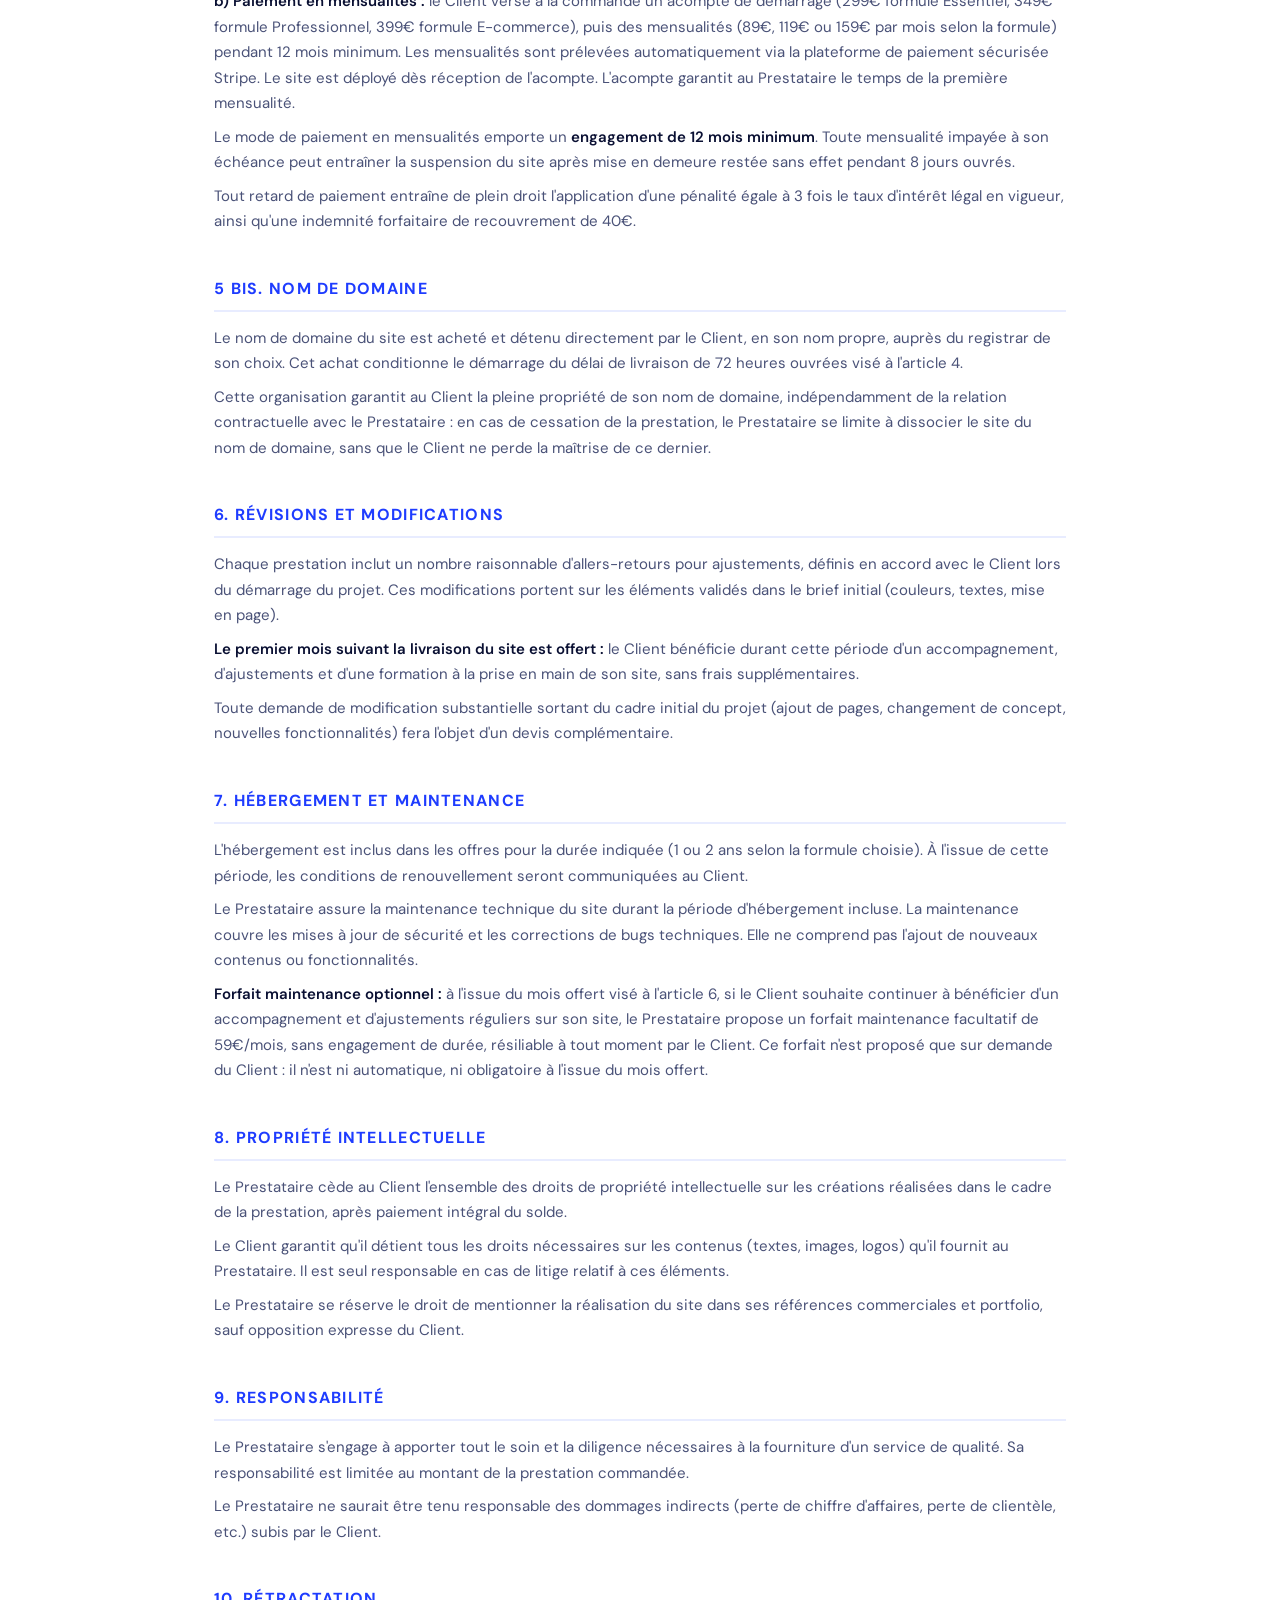
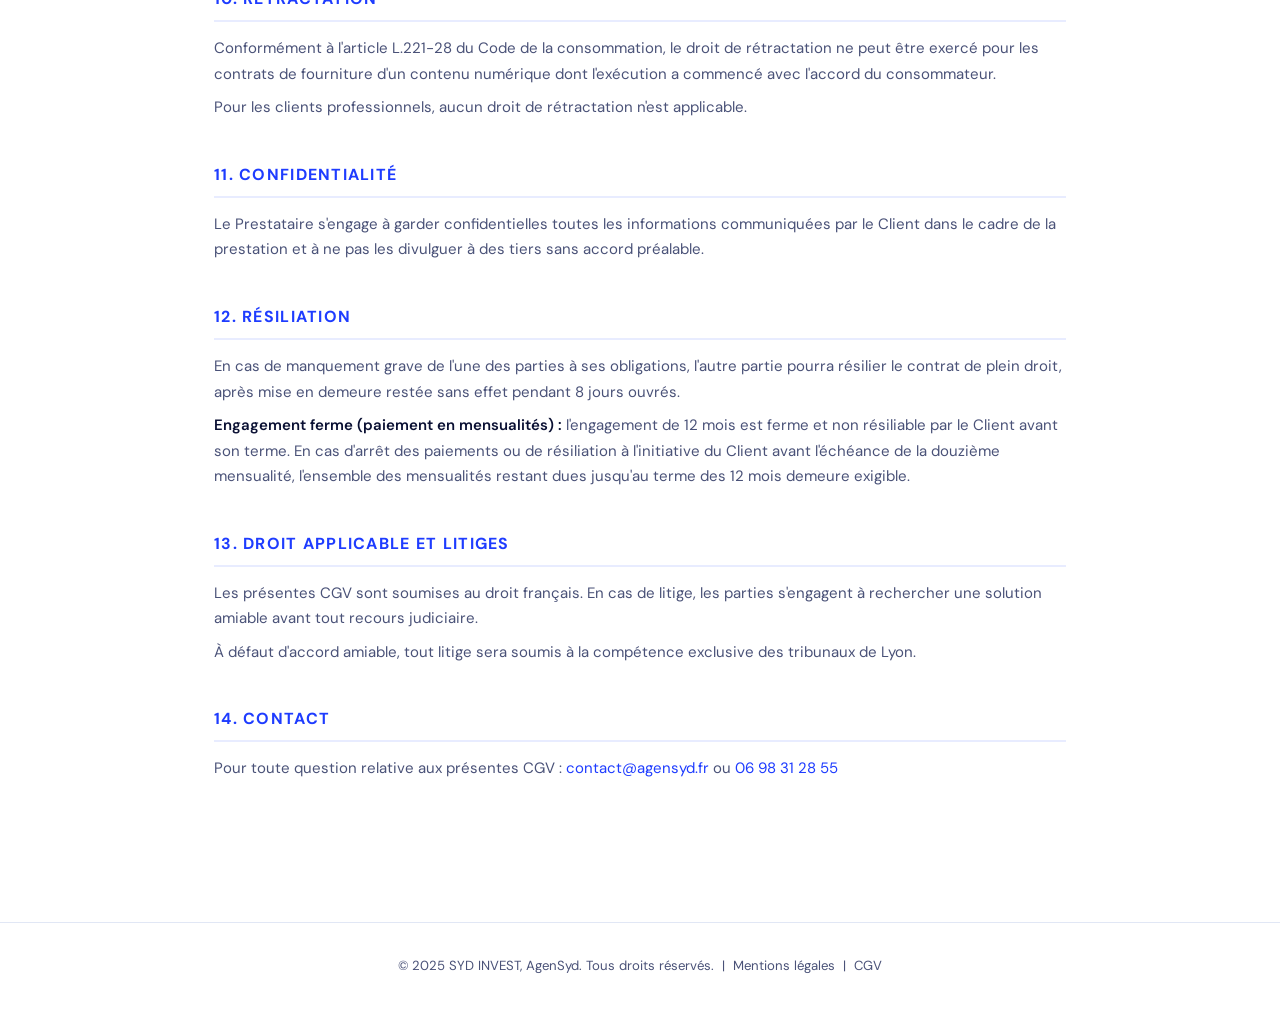
<file: cgu.html>
<!DOCTYPE html>
<html lang="fr">
<head>
<!-- Google Tag Manager -->
<script>(function(w,d,s,l,i){w[l]=w[l]||[];w[l].push({'gtm.start':
new Date().getTime(),event:'gtm.js'});var f=d.getElementsByTagName(s)[0],
j=d.createElement(s),dl=l!='dataLayer'?'&l='+l:'';j.async=true;j.src=
'https://www.googletagmanager.com/gtm.js?id='+i+dl;f.parentNode.insertBefore(j,f);
})(window,document,'script','dataLayer','GTM-NB92428T');</script>
<!-- End Google Tag Manager -->

  <meta charset="UTF-8" />
  <meta name="viewport" content="width=device-width, initial-scale=1.0" />
  <title>Conditions Générales de Vente : AgenSyd</title>
  <meta name="description" content="Conditions Générales de Vente de AgenSyd, SYD INVEST." />
  <meta name="robots" content="noindex, follow" />
  <link rel="icon" type="image/png" href="favicon.png" />
  <link rel="preconnect" href="https://fonts.googleapis.com" />
  <link rel="preconnect" href="https://fonts.gstatic.com" crossorigin />
  <link href="https://fonts.googleapis.com/css2?family=DM+Sans:opsz,wght@9..40,300;9..40,400;9..40,500;9..40,600;9..40,700&display=swap" rel="stylesheet" />
  <style>
    *, *::before, *::after { box-sizing: border-box; margin: 0; padding: 0; }
    :root {
      --electric: #1E3CFF;
      --brand: #1E3CFF;
      --sky: #4DB8FF;
      --gradient: #1E3CFF;
      --bg: #FFFFFF;
      --border: #E1E7F5;
      --text: #0A1033;
      --text-2: #4A5278;
      --text-3: #8089AD;
    }
    html { scroll-behavior: smooth; }
    body {
      font-family: 'DM Sans', system-ui, sans-serif;
      background: var(--bg); color: var(--text);
      line-height: 1.7; -webkit-font-smoothing: antialiased;
    }
    a { color: var(--brand); text-decoration: none; }
    a:hover { text-decoration: underline; }
    nav {
      position: sticky; top: 0; z-index: 100;
      background: rgba(255,255,255,.92);
      backdrop-filter: blur(20px);
      border-bottom: 1px solid var(--border);
      padding: 0 24px;
    }
    .nav-inner {
      max-width: 900px; margin: 0 auto;
      display: flex; align-items: center; justify-content: space-between;
      height: 64px;
    }
    .nav-logo {
      display: flex; align-items: center; gap: 10px;
      font-weight: 700; font-size: 1.1rem; color: var(--text);
      text-decoration: none;
    }
    .nav-logo img { width: 42px; height: 42px; object-fit: contain; }
    .logo-syd {
      background: var(--gradient);
      -webkit-background-clip: text; -webkit-text-fill-color: transparent;
      background-clip: text;
    }
    .nav-back {
      display: inline-flex; align-items: center; gap: 6px;
      font-size: .875rem; font-weight: 500; color: var(--text-2);
      transition: color .15s;
    }
    .nav-back:hover { color: var(--brand); text-decoration: none; }
    .nav-back svg { width: 14px; height: 14px; }
    .page-wrapper { max-width: 900px; margin: 0 auto; padding: 60px 24px 100px; }
    .page-header { margin-bottom: 48px; padding-bottom: 32px; border-bottom: 1px solid var(--border); }
    .page-header h1 {
      font-size: clamp(1.75rem, 4vw, 2.25rem);
      font-weight: 800; letter-spacing: -.02em; margin-bottom: 8px;
    }
    .page-header p { font-size: .9rem; color: var(--text-3); }
    .ml-section { margin-bottom: 40px; }
    .ml-section h2 {
      font-size: 1rem; font-weight: 700; text-transform: uppercase;
      letter-spacing: .08em; color: var(--brand);
      margin-bottom: 14px; padding-bottom: 8px;
      border-bottom: 2px solid #E8ECFF;
    }
    .ml-section p { font-size: .9375rem; color: var(--text-2); margin-bottom: 8px; }
    .ml-section p strong { color: var(--text); font-weight: 600; }
    .ml-section ul { padding-left: 20px; margin-bottom: 8px; }
    .ml-section ul li { font-size: .9375rem; color: var(--text-2); margin-bottom: 6px; }
    footer {
      background: var(--text); color: rgba(255,255,255,.6);
      padding: 32px 24px; text-align: center; font-size: .825rem;
    }
    footer a { color: rgba(255,255,255,.7); }
    footer a:hover { color: #fff; }
  
    /* ─── Thème clair : bleu électrique et bleu clair ─── */
    .btn-primary { background: #1E3CFF; color: #fff; box-shadow: none; }
    .btn-primary:hover { background: #0F2BE0; color: #fff; box-shadow: none; }
    .btn-ghost { background: transparent; color: #1E3CFF; border-color: #1E3CFF; }
    .btn-ghost:hover { background: #1E3CFF; border-color: #1E3CFF; color: #fff; }
    .logo-syd { background: linear-gradient(90deg, #1E3CFF 0%, #4DB8FF 100%); -webkit-background-clip: text; background-clip: text; -webkit-text-fill-color: transparent; color: transparent; }
    footer { background: var(--surface-2); color: var(--text-2); border-top: 1px solid var(--border); }
    footer a { color: var(--text-2); }
    footer a:hover { color: var(--brand); }
    h1 .hl { background: none; -webkit-text-fill-color: #1E3CFF; color: #1E3CFF; }
    .cta-band { background: #1E3CFF; }
    .cta-band .btn-primary { background: #4DB8FF; color: #0A1033; }
    .cta-band .btn-primary:hover { background: #7AC9FF; color: #0A1033; }

    /* ─── Barre de navigation bleue ─── */
    nav { background: #1E3CFF; border-bottom: none; -webkit-backdrop-filter: none; backdrop-filter: none; }
    .nav-logo { color: #fff; }
    .logo-syd { background: none; -webkit-text-fill-color: #4DB8FF; color: #4DB8FF; }
    .nav-back { color: #fff; border: 1px solid rgba(255,255,255,.4); border-radius: 999px; padding: 6px 14px; }
    .nav-back:hover { background: rgba(255,255,255,.14); color: #fff; text-decoration: none; }
</style>
</head>
<body>
<!-- Google Tag Manager (noscript) -->
<noscript><iframe src="https://www.googletagmanager.com/ns.html?id=GTM-NB92428T"
height="0" width="0" style="display:none;visibility:hidden"></iframe></noscript>
<!-- End Google Tag Manager (noscript) -->


<nav>
  <div class="nav-inner">
    <a href="index.html" class="nav-logo">
      <img src="logo-icon-onblue.png" alt="AgenSyd" width="34" height="34" />
      <span>Agen<span class="logo-syd">Syd</span></span>
    </a>
    <a href="index.html" class="nav-back">
      <svg xmlns="http://www.w3.org/2000/svg" fill="none" viewBox="0 0 24 24" stroke="currentColor" stroke-width="2.5"><path stroke-linecap="round" stroke-linejoin="round" d="M10.5 19.5 3 12m0 0 7.5-7.5M3 12h18"/></svg>
      Retour au site
    </a>
  </div>
</nav>

<main class="page-wrapper">

  <div class="page-header">
    <h1>Conditions Générales de Vente</h1>
    <p>Dernière mise à jour : septembre 2026</p>
  </div>

  <div class="ml-section">
    <h2>1. Objet</h2>
    <p>Les présentes Conditions Générales de Vente (CGV) régissent les relations contractuelles entre <strong>SYD INVEST</strong> (EURL au capital de 1€, SIRET 104 059 954 00012, dont le siège est situé au 45 boulevard des Belges, 69006 Lyon), ci-après dénommée « le Prestataire », et toute personne physique ou morale, ci-après dénommée « le Client », souhaitant bénéficier des services de création de sites web proposés sous la marque <strong>AgenSyd</strong>.</p>
    <p>Toute commande passée auprès du Prestataire implique l'acceptation pleine et entière des présentes CGV.</p>
  </div>

  <div class="ml-section">
    <h2>2. Services proposés</h2>
    <p>Le Prestataire propose les services suivants :</p>
    <ul>
      <li><strong>Essentiel (1 199€)</strong> : Création d'un site vitrine jusqu'à 5 pages, design sur-mesure, responsive, SEO de base, formulaire de contact, hébergement 1 an inclus.</li>
      <li><strong>Pro (1 499€)</strong> : Création d'un site vitrine jusqu'à 10 pages, système de réservation en ligne, SEO avancé, galerie photos, hébergement 2 ans inclus, support WhatsApp prioritaire.</li>
      <li><strong>E-commerce (1 999€)</strong> : Création d'une boutique en ligne complète, paiement CB sécurisé, jusqu'à 100 produits, gestion des commandes, hébergement 2 ans inclus, formation 1h incluse.</li>
    </ul>
    <p>Le détail complet de chaque offre est disponible sur le site <a href="https://www.agensyd.fr">agensyd.fr</a>. Le Prestataire se réserve le droit de modifier ses offres et tarifs à tout moment, sans préavis, les tarifs applicables étant ceux en vigueur au jour de la commande.</p>
  </div>

  <div class="ml-section">
    <h2>3. Commande et formation du contrat</h2>
    <p>La commande est formalisée par l'envoi d'un devis signé par le Client. Aucun travail ne sera démarré avant réception du devis signé et de la preuve d'achat du nom de domaine par le Client, conformément à l'article 5 bis.</p>
    <p>Le Client s'engage à fournir au Prestataire l'ensemble des informations et contenus nécessaires à la réalisation de la prestation (textes, images, charte graphique, accès, etc.) dans les délais convenus. Tout retard dans la transmission de ces éléments est susceptible de décaler le délai de livraison.</p>
  </div>

  <div class="ml-section">
    <h2>4. Délai de livraison</h2>
    <p>Le Prestataire s'engage à livrer le site web dans un délai de <strong>72 heures ouvrées</strong> à compter de la réception de l'ensemble des éléments nécessaires à la réalisation de la prestation, incluant l'achat par le Client de son nom de domaine conformément à l'article 5 bis et, en cas de paiement en mensualités, le règlement de l'acompte de démarrage.</p>
    <p>Ce délai ne pourra être retenu contre le Prestataire en cas de retard imputable au Client (transmission tardive de contenus, de validations ou d'informations), de force majeure ou de circonstances indépendantes de la volonté du Prestataire.</p>
  </div>

  <div class="ml-section">
    <h2>5. Tarifs et modalités de paiement</h2>
    <p>Les prix sont exprimés en euros TTC. Le Prestataire est assujetti à la TVA (numéro FR69101059954).</p>
    <p><strong>Modalité de règlement :</strong> virement bancaire uniquement. Les coordonnées bancaires sont communiquées au Client lors de l'envoi du devis.</p>
    <p><strong>Deux modes de paiement au choix du Client :</strong></p>
    <p><strong>a) Paiement comptant :</strong> le montant total de la prestation est exigible en une seule fois, par virement bancaire, à la livraison du site et avant sa mise en ligne définitive. Aucun acompte n'est demandé.</p>
    <p><strong>b) Paiement en mensualités :</strong> le Client verse à la commande un acompte de démarrage (299€ formule Essentiel, 349€ formule Professionnel, 399€ formule E-commerce), puis des mensualités (89€, 119€ ou 159€ par mois selon la formule) pendant 12 mois minimum. Les mensualités sont prélevées automatiquement via la plateforme de paiement sécurisée Stripe. Le site est déployé dès réception de l'acompte. L'acompte garantit au Prestataire le temps de la première mensualité.</p>
    <p>Le mode de paiement en mensualités emporte un <strong>engagement de 12 mois minimum</strong>. Toute mensualité impayée à son échéance peut entraîner la suspension du site après mise en demeure restée sans effet pendant 8 jours ouvrés.</p>
    <p>Tout retard de paiement entraîne de plein droit l'application d'une pénalité égale à 3 fois le taux d'intérêt légal en vigueur, ainsi qu'une indemnité forfaitaire de recouvrement de 40€.</p>
  </div>

  <div class="ml-section">
    <h2>5 bis. Nom de domaine</h2>
    <p>Le nom de domaine du site est acheté et détenu directement par le Client, en son nom propre, auprès du registrar de son choix. Cet achat conditionne le démarrage du délai de livraison de 72 heures ouvrées visé à l'article 4.</p>
    <p>Cette organisation garantit au Client la pleine propriété de son nom de domaine, indépendamment de la relation contractuelle avec le Prestataire&nbsp;: en cas de cessation de la prestation, le Prestataire se limite à dissocier le site du nom de domaine, sans que le Client ne perde la maîtrise de ce dernier.</p>
  </div>

  <div class="ml-section">
    <h2>6. Révisions et modifications</h2>
    <p>Chaque prestation inclut un nombre raisonnable d'allers-retours pour ajustements, définis en accord avec le Client lors du démarrage du projet. Ces modifications portent sur les éléments validés dans le brief initial (couleurs, textes, mise en page).</p>
    <p><strong>Le premier mois suivant la livraison du site est offert&nbsp;:</strong> le Client bénéficie durant cette période d'un accompagnement, d'ajustements et d'une formation à la prise en main de son site, sans frais supplémentaires.</p>
    <p>Toute demande de modification substantielle sortant du cadre initial du projet (ajout de pages, changement de concept, nouvelles fonctionnalités) fera l'objet d'un devis complémentaire.</p>
  </div>

  <div class="ml-section">
    <h2>7. Hébergement et maintenance</h2>
    <p>L'hébergement est inclus dans les offres pour la durée indiquée (1 ou 2 ans selon la formule choisie). À l'issue de cette période, les conditions de renouvellement seront communiquées au Client.</p>
    <p>Le Prestataire assure la maintenance technique du site durant la période d'hébergement incluse. La maintenance couvre les mises à jour de sécurité et les corrections de bugs techniques. Elle ne comprend pas l'ajout de nouveaux contenus ou fonctionnalités.</p>
    <p><strong>Forfait maintenance optionnel :</strong> à l'issue du mois offert visé à l'article 6, si le Client souhaite continuer à bénéficier d'un accompagnement et d'ajustements réguliers sur son site, le Prestataire propose un forfait maintenance facultatif de 59€/mois, sans engagement de durée, résiliable à tout moment par le Client. Ce forfait n'est proposé que sur demande du Client&nbsp;: il n'est ni automatique, ni obligatoire à l'issue du mois offert.</p>
  </div>

  <div class="ml-section">
    <h2>8. Propriété intellectuelle</h2>
    <p>Le Prestataire cède au Client l'ensemble des droits de propriété intellectuelle sur les créations réalisées dans le cadre de la prestation, après paiement intégral du solde.</p>
    <p>Le Client garantit qu'il détient tous les droits nécessaires sur les contenus (textes, images, logos) qu'il fournit au Prestataire. Il est seul responsable en cas de litige relatif à ces éléments.</p>
    <p>Le Prestataire se réserve le droit de mentionner la réalisation du site dans ses références commerciales et portfolio, sauf opposition expresse du Client.</p>
  </div>

  <div class="ml-section">
    <h2>9. Responsabilité</h2>
    <p>Le Prestataire s'engage à apporter tout le soin et la diligence nécessaires à la fourniture d'un service de qualité. Sa responsabilité est limitée au montant de la prestation commandée.</p>
    <p>Le Prestataire ne saurait être tenu responsable des dommages indirects (perte de chiffre d'affaires, perte de clientèle, etc.) subis par le Client.</p>
  </div>

  <div class="ml-section">
    <h2>10. Rétractation</h2>
    <p>Conformément à l'article L.221-28 du Code de la consommation, le droit de rétractation ne peut être exercé pour les contrats de fourniture d'un contenu numérique dont l'exécution a commencé avec l'accord du consommateur.</p>
    <p>Pour les clients professionnels, aucun droit de rétractation n'est applicable.</p>
  </div>

  <div class="ml-section">
    <h2>11. Confidentialité</h2>
    <p>Le Prestataire s'engage à garder confidentielles toutes les informations communiquées par le Client dans le cadre de la prestation et à ne pas les divulguer à des tiers sans accord préalable.</p>
  </div>

  <div class="ml-section">
    <h2>12. Résiliation</h2>
    <p>En cas de manquement grave de l'une des parties à ses obligations, l'autre partie pourra résilier le contrat de plein droit, après mise en demeure restée sans effet pendant 8 jours ouvrés.</p>
    <p><strong>Engagement ferme (paiement en mensualités) :</strong> l'engagement de 12 mois est ferme et non résiliable par le Client avant son terme. En cas d'arrêt des paiements ou de résiliation à l'initiative du Client avant l'échéance de la douzième mensualité, l'ensemble des mensualités restant dues jusqu'au terme des 12 mois demeure exigible.</p>
  </div>

  <div class="ml-section">
    <h2>13. Droit applicable et litiges</h2>
    <p>Les présentes CGV sont soumises au droit français. En cas de litige, les parties s'engagent à rechercher une solution amiable avant tout recours judiciaire.</p>
    <p>À défaut d'accord amiable, tout litige sera soumis à la compétence exclusive des tribunaux de Lyon.</p>
  </div>

  <div class="ml-section">
    <h2>14. Contact</h2>
    <p>Pour toute question relative aux présentes CGV : <a href="mailto:contact@agensyd.fr">contact@agensyd.fr</a> ou <a href="tel:+33698312855">06 98 31 28 55</a></p>
  </div>

</main>

<footer>
  <p>© 2025 SYD INVEST, AgenSyd. Tous droits réservés. &nbsp;|&nbsp; <a href="mentions-legales.html">Mentions légales</a> &nbsp;|&nbsp; <a href="cgu.html">CGV</a></p>
</footer>

</body>
</html>
</file>
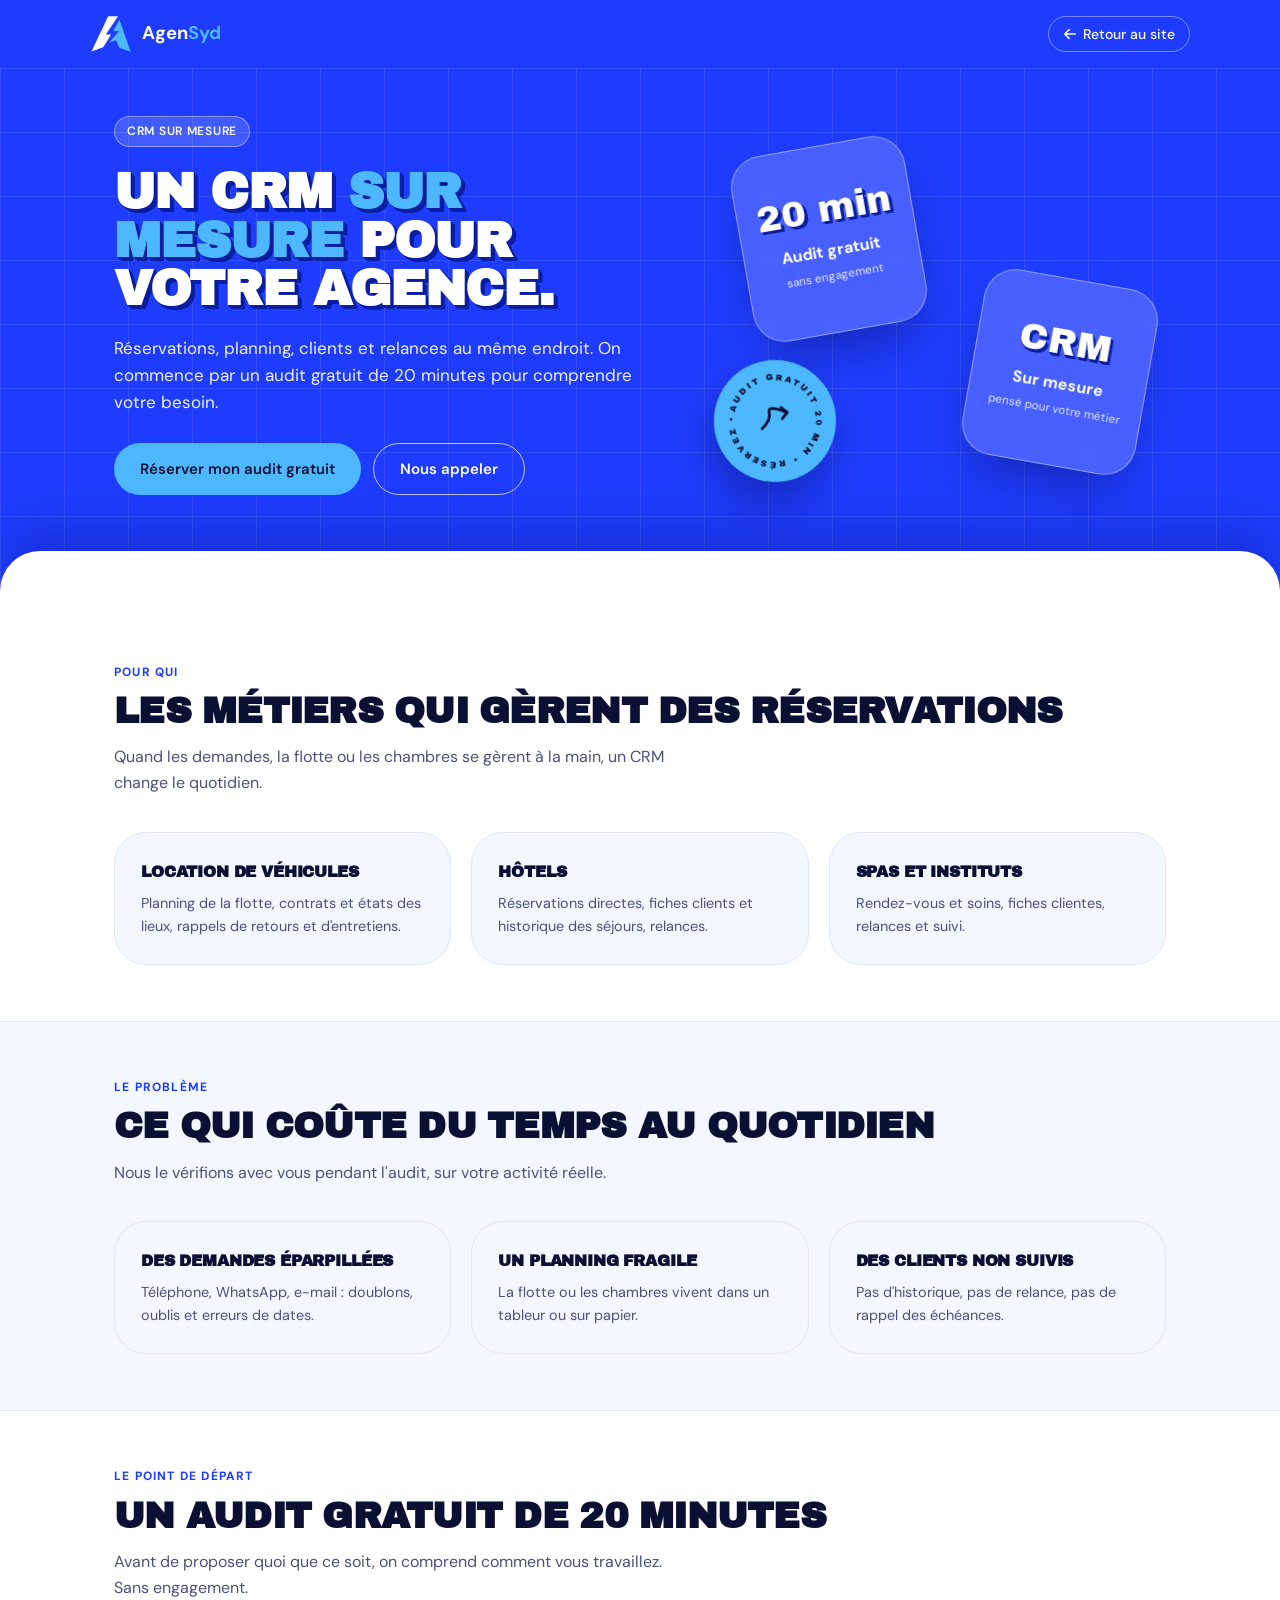
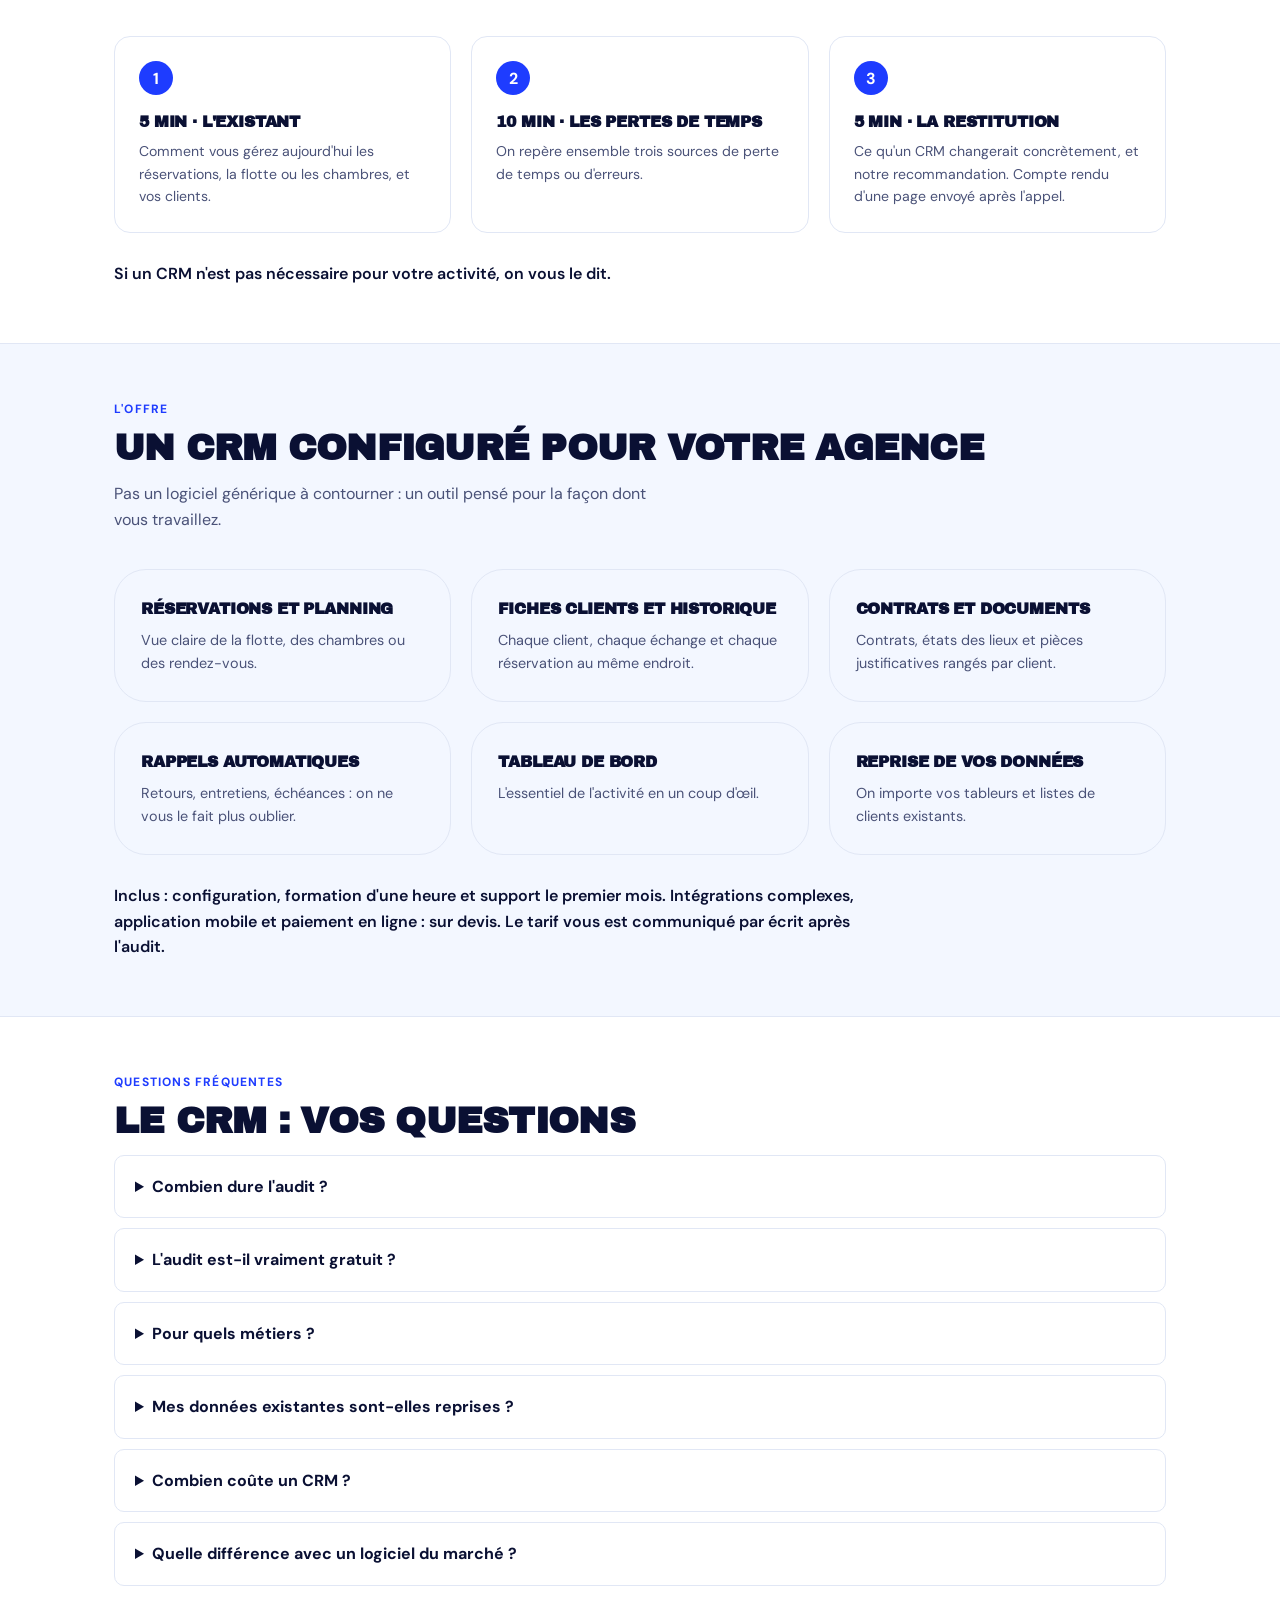
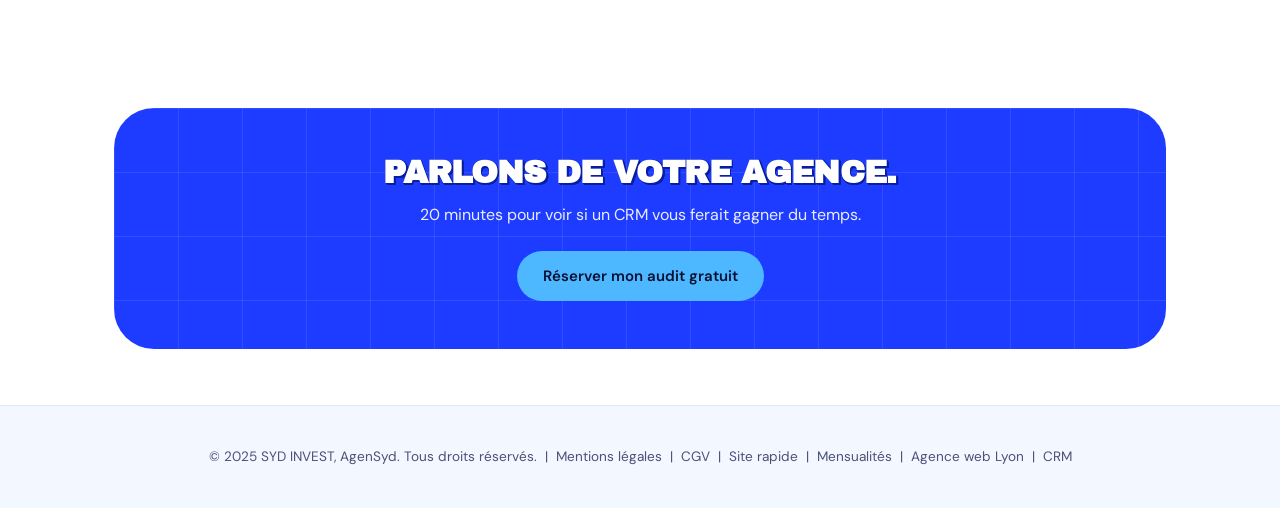
<file: crm.html>
<!DOCTYPE html>
<html lang="fr">
<head>
<!-- Google Tag Manager -->
<script>(function(w,d,s,l,i){w[l]=w[l]||[];w[l].push({'gtm.start':
new Date().getTime(),event:'gtm.js'});var f=d.getElementsByTagName(s)[0],
j=d.createElement(s),dl=l!='dataLayer'?'&l='+l:'';j.async=true;j.src=
'https://www.googletagmanager.com/gtm.js?id='+i+dl;f.parentNode.insertBefore(j,f);
})(window,document,'script','dataLayer','GTM-NB92428T');</script>
<!-- End Google Tag Manager -->

  <meta charset="UTF-8" />
  <meta name="viewport" content="width=device-width, initial-scale=1.0" />
  <title>CRM sur mesure pour agences de location, hôtels et spas | AgenSyd</title>
  <meta name="description" content="AgenSyd conçoit un CRM sur mesure pour les métiers à réservations : location de véhicules, hôtels, spas. Audit gratuit de 20 minutes pour cerner votre besoin." />
  <meta property="og:title" content="CRM sur mesure | AgenSyd" />
  <meta property="og:description" content="Réservations, clients et relances au même endroit. On commence par un audit gratuit de 20 minutes." />
  <meta property="og:type" content="website" />
  <meta property="og:url" content="https://www.agensyd.fr/crm.html" />
  <meta property="og:image" content="https://www.agensyd.fr/og-image.jpg" />
  <meta property="og:image:width" content="1200" />
  <meta property="og:image:height" content="630" />
  <meta name="twitter:card" content="summary_large_image" />
  <link rel="canonical" href="https://www.agensyd.fr/crm.html" />
  <link rel="icon" type="image/png" href="favicon.png" />
  <link rel="preconnect" href="https://fonts.googleapis.com" />
  <link rel="preconnect" href="https://fonts.gstatic.com" crossorigin />
  <link href="https://fonts.googleapis.com/css2?family=DM+Sans:ital,opsz,wght@0,9..40,300;0,9..40,400;0,9..40,500;0,9..40,600;0,9..40,700;1,9..40,400&family=Inter:wght@400;500;600&family=Archivo+Black&display=swap" rel="stylesheet" />
  <script type="application/ld+json">
{
  "@context": "https://schema.org",
  "@graph": [
    {
      "@type": "Service",
      "@id": "https://www.agensyd.fr/crm.html#service",
      "name": "CRM sur mesure",
      "provider": {
        "@id": "https://www.agensyd.fr/#organization"
      },
      "areaServed": {
        "@type": "Country",
        "name": "France"
      },
      "serviceType": "CRM sur mesure pour agences de location de véhicules, hôtels et spas",
      "description": "CRM configuré pour votre activité : réservations, planning, fiches clients, contrats et rappels. Audit gratuit de 20 minutes pour cerner le besoin."
    },
    {
      "@type": "WebPage",
      "@id": "https://www.agensyd.fr/crm.html",
      "url": "https://www.agensyd.fr/crm.html",
      "name": "CRM sur mesure pour agences de location, hôtels et spas | AgenSyd",
      "isPartOf": {
        "@id": "https://www.agensyd.fr/#website"
      },
      "about": {
        "@id": "https://www.agensyd.fr/crm.html#service"
      },
      "inLanguage": "fr-FR"
    },
    {
      "@type": "FAQPage",
      "mainEntity": [
        {
          "@type": "Question",
          "name": "Combien dure l'audit ?",
          "acceptedAnswer": {
            "@type": "Answer",
            "text": "20 minutes : 5 minutes sur votre fonctionnement actuel, 10 minutes pour repérer les pertes de temps, 5 minutes de restitution."
          }
        },
        {
          "@type": "Question",
          "name": "L'audit est-il vraiment gratuit ?",
          "acceptedAnswer": {
            "@type": "Answer",
            "text": "Oui, sans engagement. Vous recevez un compte rendu d'une page après l'appel. Si un CRM n'est pas nécessaire pour votre activité, nous vous le disons."
          }
        },
        {
          "@type": "Question",
          "name": "Pour quels métiers ?",
          "acceptedAnswer": {
            "@type": "Answer",
            "text": "Nous sommes capables de développer un CRM sur mesure pour toute activité. L'audit gratuit de 20 minutes sert à voir ce dont la vôtre a besoin."
          }
        },
        {
          "@type": "Question",
          "name": "Mes données existantes sont-elles reprises ?",
          "acceptedAnswer": {
            "@type": "Answer",
            "text": "Oui. L'import de vos données existantes (tableurs, listes de clients) fait partie de l'offre."
          }
        },
        {
          "@type": "Question",
          "name": "Combien coûte un CRM ?",
          "acceptedAnswer": {
            "@type": "Answer",
            "text": "Le prix dépend de votre besoin. Il vous est communiqué par écrit après l'audit, avant tout démarrage."
          }
        },
        {
          "@type": "Question",
          "name": "Quelle différence avec un logiciel du marché ?",
          "acceptedAnswer": {
            "@type": "Answer",
            "text": "Un CRM sur mesure est configuré pour le fonctionnement de votre agence, pas l'inverse. L'audit sert aussi à vérifier si un outil existant suffit."
          }
        }
      ]
    }
  ]
}
  </script>
  <style>
    *, *::before, *::after { box-sizing: border-box; margin: 0; padding: 0; }
    :root {
      --electric: #1E3CFF;
      --brand: #1E3CFF; --brand-light: #4D6BFF; --brand-pale: #E8EEFF;
      --sky: #4DB8FF; --sky-light: #7AC9FF; --sky-pale: #E3F4FF;
      --gradient: #1E3CFF;
      --gradient-soft: #E8EEFF;
      --bg: #FFFFFF; --surface: #FFFFFF; --surface-2: #F3F7FF;
      --border: #E1E7F5; --border-strong: #BFD0F5;
      --text: #0A1033; --text-2: #4A5278; --text-3: #8089AD;
      --radius: 16px; --radius-sm: 10px;
      --shadow: 0 4px 16px rgba(30,60,255,.08), 0 2px 6px rgba(0,0,0,.04);
      --shadow-lg: 0 20px 60px rgba(30,60,255,.14), 0 8px 24px rgba(0,0,0,.06);
      --accent: #1E3CFF; --accent-pale: #EAF0FF; --accent-pale2: #E3F4FF;
    }
    html { scroll-behavior: smooth; font-size: 16px; }
    body { font-family: 'DM Sans', 'Inter', system-ui, sans-serif; background: var(--bg); color: var(--text); line-height: 1.6; -webkit-font-smoothing: antialiased; }
    a { text-decoration: none; color: inherit; }
    img { max-width: 100%; display: block; }
    .container { max-width: 1100px; margin: 0 auto; padding: 0 24px; }
    .btn { display: inline-flex; align-items: center; gap: 8px; padding: 13px 26px; border-radius: 100px; font-size: .9375rem; font-weight: 600; cursor: pointer; transition: all .2s cubic-bezier(.22,1,.36,1); border: none; white-space: nowrap; }
    .btn-primary { background: var(--gradient); color: #fff; box-shadow: var(--shadow); }
    .btn-primary:hover { transform: translateY(-2px); box-shadow: var(--shadow-lg); }
    .btn-ghost { background: var(--surface); color: var(--text); border: 1.5px solid var(--border); }
    .btn-ghost:hover { border-color: var(--border-strong); }

    nav { position: sticky; top: 0; z-index: 100; background: rgba(255,255,255,.92); backdrop-filter: blur(20px); border-bottom: 1px solid var(--border); padding: 0 24px; }
    .nav-inner { max-width: 1100px; margin: 0 auto; display: flex; align-items: center; justify-content: space-between; height: 68px; }
    .nav-logo { display: flex; align-items: center; gap: 10px; font-weight: 700; font-size: 1.15rem; color: var(--text); }
    .nav-logo img { width: 42px; height: 42px; object-fit: contain; }
    .logo-syd { background: var(--gradient); -webkit-background-clip: text; -webkit-text-fill-color: transparent; background-clip: text; }
    .nav-back { display: inline-flex; align-items: center; gap: 6px; font-size: .875rem; font-weight: 500; color: var(--text-2); }
    .nav-back:hover { color: var(--brand); }
    .nav-back svg { width: 14px; height: 14px; }

    .hero { padding: 64px 0 40px; }
    .hero-grid { display: grid; grid-template-columns: 1.1fr .9fr; gap: 48px; align-items: center; }
    .badge { display: inline-flex; align-items: center; gap: 6px; background: var(--accent-pale2); border: 1px solid #CFCFCF; color: var(--accent); font-size: .75rem; font-weight: 600; letter-spacing: .06em; text-transform: uppercase; padding: 5px 12px; border-radius: 100px; margin-bottom: 18px; }
    h1 { font-size: clamp(2rem, 4.2vw, 2.9rem); font-weight: 800; line-height: 1.12; margin-bottom: 18px; }
    h1 .hl { background: var(--gradient); -webkit-background-clip: text; -webkit-text-fill-color: transparent; background-clip: text; }
    .hero-sub { font-size: 1.0625rem; color: var(--text-2); max-width: 520px; margin-bottom: 26px; }
    .hero-actions { display: flex; gap: 12px; flex-wrap: wrap; }

    /* Mockup preview reused from homepage style */
    .mockup-wrapper { position: relative; border-radius: 20px; background: var(--gradient); padding: 3px; box-shadow: var(--shadow-lg); }
    .mockup-inner { background: #fff; border-radius: 18px; overflow: hidden; }
    .mockup-bar { background: #F4F4F5; height: 34px; display: flex; align-items: center; padding: 0 14px; gap: 7px; border-bottom: 1px solid #E6E6E6; }
    .mockup-dot { width: 9px; height: 9px; border-radius: 50%; }
    .mockup-viewport { padding: 0; }
    .ms-nav { display: flex; align-items: center; justify-content: space-between; padding: 10px 14px; border-bottom: 1px solid #f0f0f0; }
    .ms-logo { font-size: .68rem; font-weight: 800; letter-spacing: .04em; color: var(--accent); }
    .ms-nav-links { display: flex; gap: 10px; }
    .ms-nav-links span { font-size: .52rem; color: #888; font-weight: 500; }
    .ms-cta-sm { font-size: .52rem; font-weight: 700; color: #fff; padding: 3px 8px; border-radius: 20px; background: var(--accent); }
    .ms-hero { padding: 18px 14px 14px; background: linear-gradient(135deg,#FFF7ED,#FFEDD5); }
    .ms-tag { display: inline-block; font-size: .5rem; font-weight: 700; letter-spacing: .08em; text-transform: uppercase; padding: 2px 7px; border-radius: 20px; margin-bottom: 7px; background: #FFEDD5; color: var(--accent); }
    .ms-title { font-size: 1rem; font-weight: 800; line-height: 1.2; margin-bottom: 6px; color: #1C1C1E; }
    .ms-sub { font-size: .56rem; color: #666; line-height: 1.5; margin-bottom: 11px; }
    .ms-btn { display: inline-block; font-size: .56rem; font-weight: 700; color: #fff; padding: 6px 13px; border-radius: 20px; background: var(--accent); }
    .ms-cards { display: grid; grid-template-columns: 1fr 1fr 1fr; gap: 7px; padding: 12px 14px 16px; }
    .ms-card { border-radius: 8px; padding: 9px; font-size: .5rem; font-weight: 600; background: #FFF7ED; }
    .ms-card-img { height: 30px; border-radius: 5px; margin-bottom: 6px; }
    .ms-card-label { font-size: .46rem; color: #888; margin-top: 3px; font-weight: 400; }
    .mockup-caption { text-align: center; font-size: .8rem; color: var(--text-3); margin-top: 14px; font-style: italic; }

    section { padding: 56px 0; }
    .section-label { font-size: .75rem; font-weight: 700; letter-spacing: .1em; text-transform: uppercase; color: var(--accent); margin-bottom: 10px; }
    .section-title { font-size: clamp(1.6rem, 3.4vw, 2.2rem); font-weight: 700; line-height: 1.2; margin-bottom: 14px; }
    .section-sub { font-size: 1rem; color: var(--text-2); max-width: 560px; margin-bottom: 36px; }

    .grid-3 { display: grid; grid-template-columns: repeat(3, 1fr); gap: 20px; }
    .card { background: var(--surface); border: 1px solid var(--border); border-radius: var(--radius); padding: 26px; }
    .card-icon { width: 42px; height: 42px; border-radius: 12px; background: var(--accent-pale); display: flex; align-items: center; justify-content: center; margin-bottom: 16px; color: var(--accent); }
    .card-icon svg { width: 22px; height: 22px; }
    .card h3 { font-size: 1.05rem; font-weight: 700; margin-bottom: 8px; }
    .card p { font-size: .9rem; color: var(--text-2); line-height: 1.6; }

    .pain-item { display: flex; gap: 14px; align-items: flex-start; padding: 16px 0; border-bottom: 1px solid var(--border); }
    .pain-item:last-child { border-bottom: none; }
    .pain-icon { flex-shrink: 0; width: 30px; height: 30px; border-radius: 8px; background: #FEF2F2; color: #DC2626; display: flex; align-items: center; justify-content: center; }
    .pain-icon svg { width: 16px; height: 16px; }
    .pain-item p { font-size: .95rem; color: var(--text-2); }
    .pain-item strong { color: var(--text); }

    .cta-band { background: var(--gradient); border-radius: 24px; padding: 48px 40px; text-align: center; color: #fff; }
    .cta-band h2 { font-size: clamp(1.5rem, 3vw, 2rem); font-weight: 800; margin-bottom: 12px; }
    .cta-band p { opacity: .9; margin-bottom: 24px; font-size: 1rem; }
    .cta-band .btn-primary { background: #fff; color: var(--brand); box-shadow: none; }
    .cta-band .btn-primary:hover { transform: translateY(-2px); }

    .testi-grid { display: grid; grid-template-columns: 1fr 1fr; gap: 20px; }
    .testi-card { background: var(--surface); border: 1px solid var(--border); border-radius: var(--radius); padding: 24px; }
    .testi-card .stars { color: #F59E0B; font-size: .9rem; margin-bottom: 10px; }
    .testi-card p.quote { font-size: .92rem; color: var(--text-2); margin-bottom: 14px; line-height: 1.6; }
    .testi-author { font-size: .85rem; font-weight: 600; }
    .testi-author a { color: var(--brand); }

    footer { background: var(--text); color: rgba(255,255,255,.6); padding: 40px 24px; text-align: center; font-size: .85rem; }
    footer a { color: rgba(255,255,255,.7); }
    footer a:hover { color: #fff; }

    @media (max-width: 860px) {
      .hero-grid { grid-template-columns: 1fr; }
      .grid-3 { grid-template-columns: 1fr; }
      .testi-grid { grid-template-columns: 1fr; }
    }
  
    .steps { display: grid; grid-template-columns: repeat(4, 1fr); gap: 20px; }
    .step { background: var(--surface); border: 1px solid var(--border); border-radius: var(--radius); padding: 24px; }
    .step-num { width: 34px; height: 34px; border-radius: 50%; background: var(--gradient); color: #fff; font-weight: 700; display: flex; align-items: center; justify-content: center; margin-bottom: 14px; }
    .step h3 { font-size: 1rem; font-weight: 700; margin-bottom: 6px; }
    .step p { font-size: .88rem; color: var(--text-2); }
    .price-card { text-align: left; }
    .price-card .p-name { font-size: .8rem; font-weight: 700; letter-spacing: .08em; text-transform: uppercase; color: var(--brand); margin-bottom: 8px; }
    .price-card .p-price { font-size: 2.2rem; font-weight: 800; line-height: 1; margin-bottom: 6px; }
    .price-card .p-month { display: inline-block; font-size: .8rem; color: var(--brand); font-weight: 600; background: var(--brand-pale); border-radius: 100px; padding: 4px 10px; margin-bottom: 12px; }
    .faq details { background: var(--surface); border: 1px solid var(--border); border-radius: var(--radius-sm); padding: 18px 20px; margin-bottom: 10px; }
    .faq summary { font-weight: 700; cursor: pointer; }
    .faq details p { margin-top: 10px; color: var(--text-2); font-size: .93rem; }
    @media (max-width: 860px) { .steps { grid-template-columns: 1fr 1fr; } }
    @media (max-width: 520px) { .steps { grid-template-columns: 1fr; } }

    /* ─── Thème clair : bleu électrique et bleu clair ─── */
    .btn-primary { background: #1E3CFF; color: #fff; box-shadow: none; }
    .btn-primary:hover { background: #0F2BE0; color: #fff; box-shadow: none; }
    .btn-ghost { background: transparent; color: #1E3CFF; border-color: #1E3CFF; }
    .btn-ghost:hover { background: #1E3CFF; border-color: #1E3CFF; color: #fff; }
    .logo-syd { background: linear-gradient(90deg, #1E3CFF 0%, #4DB8FF 100%); -webkit-background-clip: text; background-clip: text; -webkit-text-fill-color: transparent; color: transparent; }
    footer { background: var(--surface-2); color: var(--text-2); border-top: 1px solid var(--border); }
    footer a { color: var(--text-2); }
    footer a:hover { color: var(--brand); }
    h1 .hl { background: none; -webkit-text-fill-color: #1E3CFF; color: #1E3CFF; }
    .cta-band { background: #1E3CFF; }
    .cta-band .btn-primary { background: #4DB8FF; color: #0A1033; }
    .cta-band .btn-primary:hover { background: #7AC9FF; color: #0A1033; }

    /* ─── Langage visuel : hero bleu, relief, verre ─── */
    .hx-grid { position: absolute; inset: 0; pointer-events: none; z-index: 0;
      background-image: linear-gradient(to right, rgba(255,255,255,.09) 1px, transparent 1px), linear-gradient(to bottom, rgba(255,255,255,.09) 1px, transparent 1px);
      background-size: 4rem 4rem; }
    .hx-card { position: absolute; z-index: 30; animation: hx-float 5s ease-in-out infinite; }
    .hx-glass { width: 11rem; aspect-ratio: 3 / 3.2; background: rgba(255,255,255,.18); -webkit-backdrop-filter: blur(10px); backdrop-filter: blur(10px);
      border: 1px solid rgba(255,255,255,.4); border-radius: 2rem; padding: 1rem; display: flex; flex-direction: column; align-items: center; justify-content: center;
      box-shadow: 0 25px 50px -12px rgba(0,0,40,.35); transition: transform .5s; text-align: center; color: #fff; }
    .hx-glass:hover { transform: rotate(0deg) !important; }
    .hx-big { font-family: 'Archivo Black', 'Arial Black', Impact, sans-serif; font-size: 2.3rem; line-height: 1; color: #fff; text-shadow: 0.03rem 0.03rem 0 #0A1FA0, 0.06rem 0.06rem 0 #0A1FA0, 0.09rem 0.09rem 0 #0A1FA0, 0.12rem 0.12rem 0 #0A1FA0, 0.15rem 0.15rem 0 #0A1FA0, 0.18rem 0.18rem 0 #0A1FA0, 0.21rem 0.21rem 0 #0A1FA0; margin-bottom: .6rem; }
    .hx-n { font-weight: 700; font-size: 1rem; color: #fff; margin: 0; }
    .hx-m { font-size: .72rem; color: rgba(255,255,255,.85); margin: .3rem 0 0; }
    @keyframes hx-float { 0%, 100% { translate: 0 0; } 50% { translate: 0 -14px; } }
    @keyframes hx-spin { to { transform: rotate(360deg); } }
    .hx-badge { position: absolute; z-index: 40; width: 7.6rem; height: 7.6rem; border-radius: 50%; background: #4DB8FF; color: #0A1033;
      display: flex; align-items: center; justify-content: center; transform: rotate(12deg); box-shadow: 0 20px 40px rgba(0,0,40,.3); transition: transform .25s; }
    .hx-badge:hover { transform: rotate(12deg) scale(1.06); }
    .hx-badge .ring { position: absolute; inset: 4px; animation: hx-spin 10s linear infinite; }
    .hx-badge .ring svg { width: 100%; height: 100%; }
    .hx-badge .ring text { font-family: 'Archivo Black', 'Arial Black', Impact, sans-serif; font-size: 7.4px; letter-spacing: .06em; fill: #0A1033; text-transform: uppercase; }
    .hx-badge .go { width: 2.2rem; height: 2.2rem; stroke: #0A1033; fill: none; stroke-width: 8; stroke-linecap: round; stroke-linejoin: round; overflow: visible; position: relative; }
    @media (prefers-reduced-motion: reduce) { .hx-card, .hx-badge .ring { animation: none; } }

    /* ─── Sous-pages : même langage que l'accueil ─── */
    nav { background: #1E3CFF; border-bottom: none; -webkit-backdrop-filter: none; backdrop-filter: none; }
    .nav-logo { color: #fff; }
    .logo-syd { background: none; -webkit-text-fill-color: #4DB8FF; color: #4DB8FF; }
    .nav-back { color: #fff; border: 1px solid rgba(255,255,255,.4); border-radius: 999px; padding: 6px 14px; }
    .nav-back:hover { background: rgba(255,255,255,.14); color: #fff; }
    .hero { position: relative; background: #1E3CFF; color: #fff; overflow: hidden; padding: 48px 0 0; }
    .hero > .container { position: relative; z-index: 2; }
    .hero::after { content: ''; display: block; position: relative; z-index: 3; height: 56px; margin-top: 56px; background: #fff; border-radius: 2.5rem 2.5rem 0 0; box-shadow: 0 -20px 50px rgba(0,0,40,.2); }
    .hero h1 { font-family: 'Archivo Black', 'Arial Black', Impact, sans-serif; font-weight: 900; text-transform: uppercase; letter-spacing: -.02em; line-height: .98; color: #fff; font-size: clamp(1.8rem, 4.1vw, 3.1rem); text-shadow: 0.0058em 0.0058em 0 #0A1FA0, 0.0116em 0.0116em 0 #0A1FA0, 0.0174em 0.0174em 0 #0A1FA0, 0.0232em 0.0232em 0 #0A1FA0, 0.029em 0.029em 0 #0A1FA0, 0.0348em 0.0348em 0 #0A1FA0, 0.0406em 0.0406em 0 #0A1FA0, 0.0464em 0.0464em 0 #0A1FA0, 0.0522em 0.0522em 0 #0A1FA0, 0.058em 0.058em 0 #0A1FA0, 0.0638em 0.0638em 0 #0A1FA0, 0.0696em 0.0696em 0 #0A1FA0, 0.0754em 0.0754em 0 #0A1FA0, 0.0812em 0.0812em 0 #0A1FA0; margin-bottom: 22px; }
    .hero h1 .hl { background: none; -webkit-text-fill-color: #4DB8FF; color: #4DB8FF; }
    .hero .badge { background: rgba(255,255,255,.16); border: 1px solid rgba(255,255,255,.4); color: #fff; margin-bottom: 20px; }
    .hero .hero-sub { color: rgba(255,255,255,.92); }
    .hero .btn-primary { background: #4DB8FF; color: #0A1033; box-shadow: none; }
    .hero .btn-primary:hover { background: #7AC9FF; color: #0A1033; }
    .hero .btn-ghost { background: transparent; color: #fff; border-color: rgba(255,255,255,.7); }
    .hero .btn-ghost:hover { background: rgba(255,255,255,.14); border-color: #fff; color: #fff; }
    .hero .mockup-wrapper { background: #fff; padding: 4px; box-shadow: 0 30px 60px -20px rgba(0,0,40,.5); transform: rotate(-2deg); animation: hx-float 6s ease-in-out infinite; }
    .hero .mockup-caption { color: rgba(255,255,255,.8); }
    .hero .hx-badge-sub { top: -2.6rem; right: -1.4rem; }
    .hx-cards-col { position: relative; min-height: 20rem; }
    .hx-cards-col .hx-card:nth-child(1) { top: 0; left: 6%; }
    .hx-cards-col .hx-card:nth-child(1) .hx-glass { transform: rotate(-10deg); }
    .hx-cards-col .hx-card:nth-child(2) { bottom: 0; right: 4%; animation-duration: 6s; animation-delay: 1s; }
    .hx-cards-col .hx-card:nth-child(2) .hx-glass { transform: rotate(10deg); }
    .hx-cards-col .hx-badge { bottom: -1rem; left: 0; }
    h2, .section-title { font-family: 'Archivo Black', 'Arial Black', Impact, sans-serif; font-weight: 900; text-transform: uppercase; letter-spacing: -.02em; line-height: 1.05; }
    .section-title { font-size: clamp(1.5rem, 3.2vw, 2.3rem); }
    .card h3, .step h3 { font-family: 'Archivo Black', 'Arial Black', Impact, sans-serif; font-weight: 900; text-transform: uppercase; font-size: .98rem; letter-spacing: -.01em; }
    .card, .testi-card { border-radius: 2rem; background: #F3F7FF; border-color: #E1E7F5; }
    .cta-band { position: relative; overflow: hidden; border-radius: 2.5rem; background-color: #1E3CFF;
      background-image: linear-gradient(to right, rgba(255,255,255,.09) 1px, transparent 1px), linear-gradient(to bottom, rgba(255,255,255,.09) 1px, transparent 1px); background-size: 4rem 4rem; }
    .cta-band h2 { text-shadow: 0.012rem 0.012rem 0 #0A1FA0, 0.024rem 0.024rem 0 #0A1FA0, 0.036rem 0.036rem 0 #0A1FA0, 0.048rem 0.048rem 0 #0A1FA0, 0.06rem 0.06rem 0 #0A1FA0, 0.072rem 0.072rem 0 #0A1FA0, 0.084rem 0.084rem 0 #0A1FA0, 0.096rem 0.096rem 0 #0A1FA0, 0.108rem 0.108rem 0 #0A1FA0; }
    @media (max-width: 860px) {
      .hx-cards-col { min-height: 0; display: flex; gap: 14px; justify-content: center; align-items: center; flex-wrap: wrap; padding-top: 12px; }
      .hx-cards-col .hx-card, .hx-cards-col .hx-badge { position: static; }
      .hx-glass { width: 8.4rem; padding: .7rem; border-radius: 1.5rem; } .hx-big { font-size: 1.6rem; }
      .hero .hx-badge-sub { top: -2rem; right: -.4rem; width: 5.6rem; height: 5.6rem; }
      .hx-cards-col .hx-badge { width: 6rem; height: 6rem; }
    }

    .steps.steps-3 { grid-template-columns: repeat(3, 1fr); }
    @media (max-width: 860px) { .steps.steps-3 { grid-template-columns: 1fr; } }
    .audit-note { margin-top: 28px; font-weight: 600; color: var(--text); max-width: 760px; }
</style>
</head>
<body>
<!-- Google Tag Manager (noscript) -->
<noscript><iframe src="https://www.googletagmanager.com/ns.html?id=GTM-NB92428T"
height="0" width="0" style="display:none;visibility:hidden"></iframe></noscript>
<!-- End Google Tag Manager (noscript) -->


<nav>
  <div class="nav-inner">
    <a href="index.html" class="nav-logo">
      <img src="logo-icon-onblue.png" alt="AgenSyd" />
      <span>Agen<span class="logo-syd">Syd</span></span>
    </a>
    <a href="index.html" class="nav-back">
      <svg xmlns="http://www.w3.org/2000/svg" fill="none" viewBox="0 0 24 24" stroke="currentColor" stroke-width="2.5"><path stroke-linecap="round" stroke-linejoin="round" d="M10.5 19.5 3 12m0 0 7.5-7.5M3 12h18"/></svg>
      Retour au site
    </a>
  </div>
</nav>

<header class="hero">
  <div class="hx-grid" aria-hidden="true"></div>
  <div class="container hero-grid"><div>
    <span class="badge">CRM sur mesure</span>
    <h1>Un CRM <span class="hl">sur mesure</span> pour votre agence.</h1>
    <p class="hero-sub">Réservations, planning, clients et relances au même endroit. On commence par un audit gratuit de 20 minutes pour comprendre votre besoin.</p>
    <div class="hero-actions">
      <a href="https://wa.me/33698312855?text=Bonjour%2C%20je%20souhaite%20r%C3%A9server%20un%20audit%20gratuit%20de%2020%20minutes%20pour%20un%20CRM%20avec%20AgenSyd." target="_blank" rel="noopener" class="btn btn-primary">Réserver mon audit gratuit</a>
      <a href="tel:+33698312855" class="btn btn-ghost">Nous appeler</a>
    </div>
  </div><div class="hx-cards-col"><div class="hx-card"><div class="hx-glass"><div class="hx-big">20 min</div><p class="hx-n">Audit gratuit</p><p class="hx-m">sans engagement</p></div></div><div class="hx-card"><div class="hx-glass"><div class="hx-big">CRM</div><p class="hx-n">Sur mesure</p><p class="hx-m">pensé pour votre métier</p></div></div><a class="hx-badge " href="https://wa.me/33698312855?text=Bonjour%2C%20je%20souhaite%20r%C3%A9server%20un%20audit%20gratuit%20de%2020%20minutes%20pour%20un%20CRM%20avec%20AgenSyd." target="_blank" rel="noopener" aria-label="Réserver un audit gratuit de 20 minutes par WhatsApp"><div class="ring" aria-hidden="true"><svg viewBox="0 0 100 100"><path id="hxCircle" d="M 50, 50 m -36, 0 a 36,36 0 1,1 72,0 a 36,36 0 1,1 -72,0" fill="none"/><text><textPath href="#hxCircle" startOffset="0%" textLength="222" lengthAdjust="spacing">Audit gratuit 20 min • Réservez •</textPath></text></svg></div><svg class="go" viewBox="0 0 100 100" aria-hidden="true"><path d="M20,80 Q 40,50 30,30 T 80,20"/><path d="M60,10 L80,20 L70,40"/></svg></a></div></div>
</header>

<section>
  <div class="container">
    <p class="section-label">Pour qui</p>
    <h2 class="section-title">Les métiers qui gèrent des réservations</h2>
    <p class="section-sub">Quand les demandes, la flotte ou les chambres se gèrent à la main, un CRM change le quotidien.</p>
    <div class="grid-3">
      <div class="card"><h3>Location de véhicules</h3><p>Planning de la flotte, contrats et états des lieux, rappels de retours et d'entretiens.</p></div>
      <div class="card"><h3>Hôtels</h3><p>Réservations directes, fiches clients et historique des séjours, relances.</p></div>
      <div class="card"><h3>Spas et instituts</h3><p>Rendez-vous et soins, fiches clientes, relances et suivi.</p></div>
    </div>
  </div>
</section>

<section style="background: var(--surface-2); border-top: 1px solid var(--border); border-bottom: 1px solid var(--border);">
  <div class="container">
    <p class="section-label">Le problème</p>
    <h2 class="section-title">Ce qui coûte du temps au quotidien</h2>
    <p class="section-sub">Nous le vérifions avec vous pendant l'audit, sur votre activité réelle.</p>
    <div class="grid-3">
      <div class="card"><h3>Des demandes éparpillées</h3><p>Téléphone, WhatsApp, e-mail : doublons, oublis et erreurs de dates.</p></div>
      <div class="card"><h3>Un planning fragile</h3><p>La flotte ou les chambres vivent dans un tableur ou sur papier.</p></div>
      <div class="card"><h3>Des clients non suivis</h3><p>Pas d'historique, pas de relance, pas de rappel des échéances.</p></div>
    </div>
  </div>
</section>

<section id="audit">
  <div class="container">
    <p class="section-label">Le point de départ</p>
    <h2 class="section-title">Un audit gratuit de 20 minutes</h2>
    <p class="section-sub">Avant de proposer quoi que ce soit, on comprend comment vous travaillez. Sans engagement.</p>
    <div class="steps steps-3">
      <div class="step"><div class="step-num">1</div><h3>5 min · L'existant</h3><p>Comment vous gérez aujourd'hui les réservations, la flotte ou les chambres, et vos clients.</p></div>
      <div class="step"><div class="step-num">2</div><h3>10 min · Les pertes de temps</h3><p>On repère ensemble trois sources de perte de temps ou d'erreurs.</p></div>
      <div class="step"><div class="step-num">3</div><h3>5 min · La restitution</h3><p>Ce qu'un CRM changerait concrètement, et notre recommandation. Compte rendu d'une page envoyé après l'appel.</p></div>
    </div>
    <p class="audit-note">Si un CRM n'est pas nécessaire pour votre activité, on vous le dit.</p>
  </div>
</section>

<section style="background: var(--surface-2); border-top: 1px solid var(--border); border-bottom: 1px solid var(--border);">
  <div class="container">
    <p class="section-label">L'offre</p>
    <h2 class="section-title">Un CRM configuré pour votre agence</h2>
    <p class="section-sub">Pas un logiciel générique à contourner : un outil pensé pour la façon dont vous travaillez.</p>
    <div class="grid-3">
      <div class="card"><h3>Réservations et planning</h3><p>Vue claire de la flotte, des chambres ou des rendez-vous.</p></div>
      <div class="card"><h3>Fiches clients et historique</h3><p>Chaque client, chaque échange et chaque réservation au même endroit.</p></div>
      <div class="card"><h3>Contrats et documents</h3><p>Contrats, états des lieux et pièces justificatives rangés par client.</p></div>
      <div class="card"><h3>Rappels automatiques</h3><p>Retours, entretiens, échéances : on ne vous le fait plus oublier.</p></div>
      <div class="card"><h3>Tableau de bord</h3><p>L'essentiel de l'activité en un coup d'œil.</p></div>
      <div class="card"><h3>Reprise de vos données</h3><p>On importe vos tableurs et listes de clients existants.</p></div>
    </div>
    <p class="audit-note">Inclus : configuration, formation d'une heure et support le premier mois. Intégrations complexes, application mobile et paiement en ligne : sur devis. Le tarif vous est communiqué par écrit après l'audit.</p>
  </div>
</section>

<section class="faq">
  <div class="container">
    <p class="section-label">Questions fréquentes</p>
    <h2 class="section-title">Le CRM : vos questions</h2>
    <details><summary>Combien dure l'audit ?</summary><p>20 minutes : 5 minutes sur votre fonctionnement actuel, 10 minutes pour repérer les pertes de temps, 5 minutes de restitution.</p></details>
    <details><summary>L'audit est-il vraiment gratuit ?</summary><p>Oui, sans engagement. Vous recevez un compte rendu d'une page après l'appel. Si un CRM n'est pas nécessaire pour votre activité, nous vous le disons.</p></details>
    <details><summary>Pour quels métiers ?</summary><p>Nous sommes capables de développer un CRM sur mesure pour toute activité. L'audit gratuit de 20 minutes sert à voir ce dont la vôtre a besoin.</p></details>
    <details><summary>Mes données existantes sont-elles reprises ?</summary><p>Oui. L'import de vos données existantes (tableurs, listes de clients) fait partie de l'offre.</p></details>
    <details><summary>Combien coûte un CRM ?</summary><p>Le prix dépend de votre besoin. Il vous est communiqué par écrit après l'audit, avant tout démarrage.</p></details>
    <details><summary>Quelle différence avec un logiciel du marché ?</summary><p>Un CRM sur mesure est configuré pour le fonctionnement de votre agence, pas l'inverse. L'audit sert aussi à vérifier si un outil existant suffit.</p></details>
  </div>
</section>

<section>
  <div class="container">
    <div class="cta-band">
      <h2>Parlons de votre agence.</h2>
      <p>20 minutes pour voir si un CRM vous ferait gagner du temps.</p>
      <a href="https://wa.me/33698312855?text=Bonjour%2C%20je%20souhaite%20r%C3%A9server%20un%20audit%20gratuit%20de%2020%20minutes%20pour%20un%20CRM%20avec%20AgenSyd." target="_blank" rel="noopener" class="btn btn-primary">Réserver mon audit gratuit</a>
    </div>
  </div>
</section>

<footer>
  <p>© 2025 SYD INVEST, AgenSyd. Tous droits réservés. &nbsp;|&nbsp; <a href="mentions-legales.html">Mentions légales</a> &nbsp;|&nbsp; <a href="cgu.html">CGV</a> &nbsp;|&nbsp; <a href="crm.html">Site rapide</a> &nbsp;|&nbsp; <a href="abonnement-site-web.html">Mensualités</a> &nbsp;|&nbsp; <a href="agence-web-lyon.html">Agence web Lyon</a> &nbsp;|&nbsp; <a href="crm.html">CRM</a></p>
</footer>

</body>
</html>
</file>
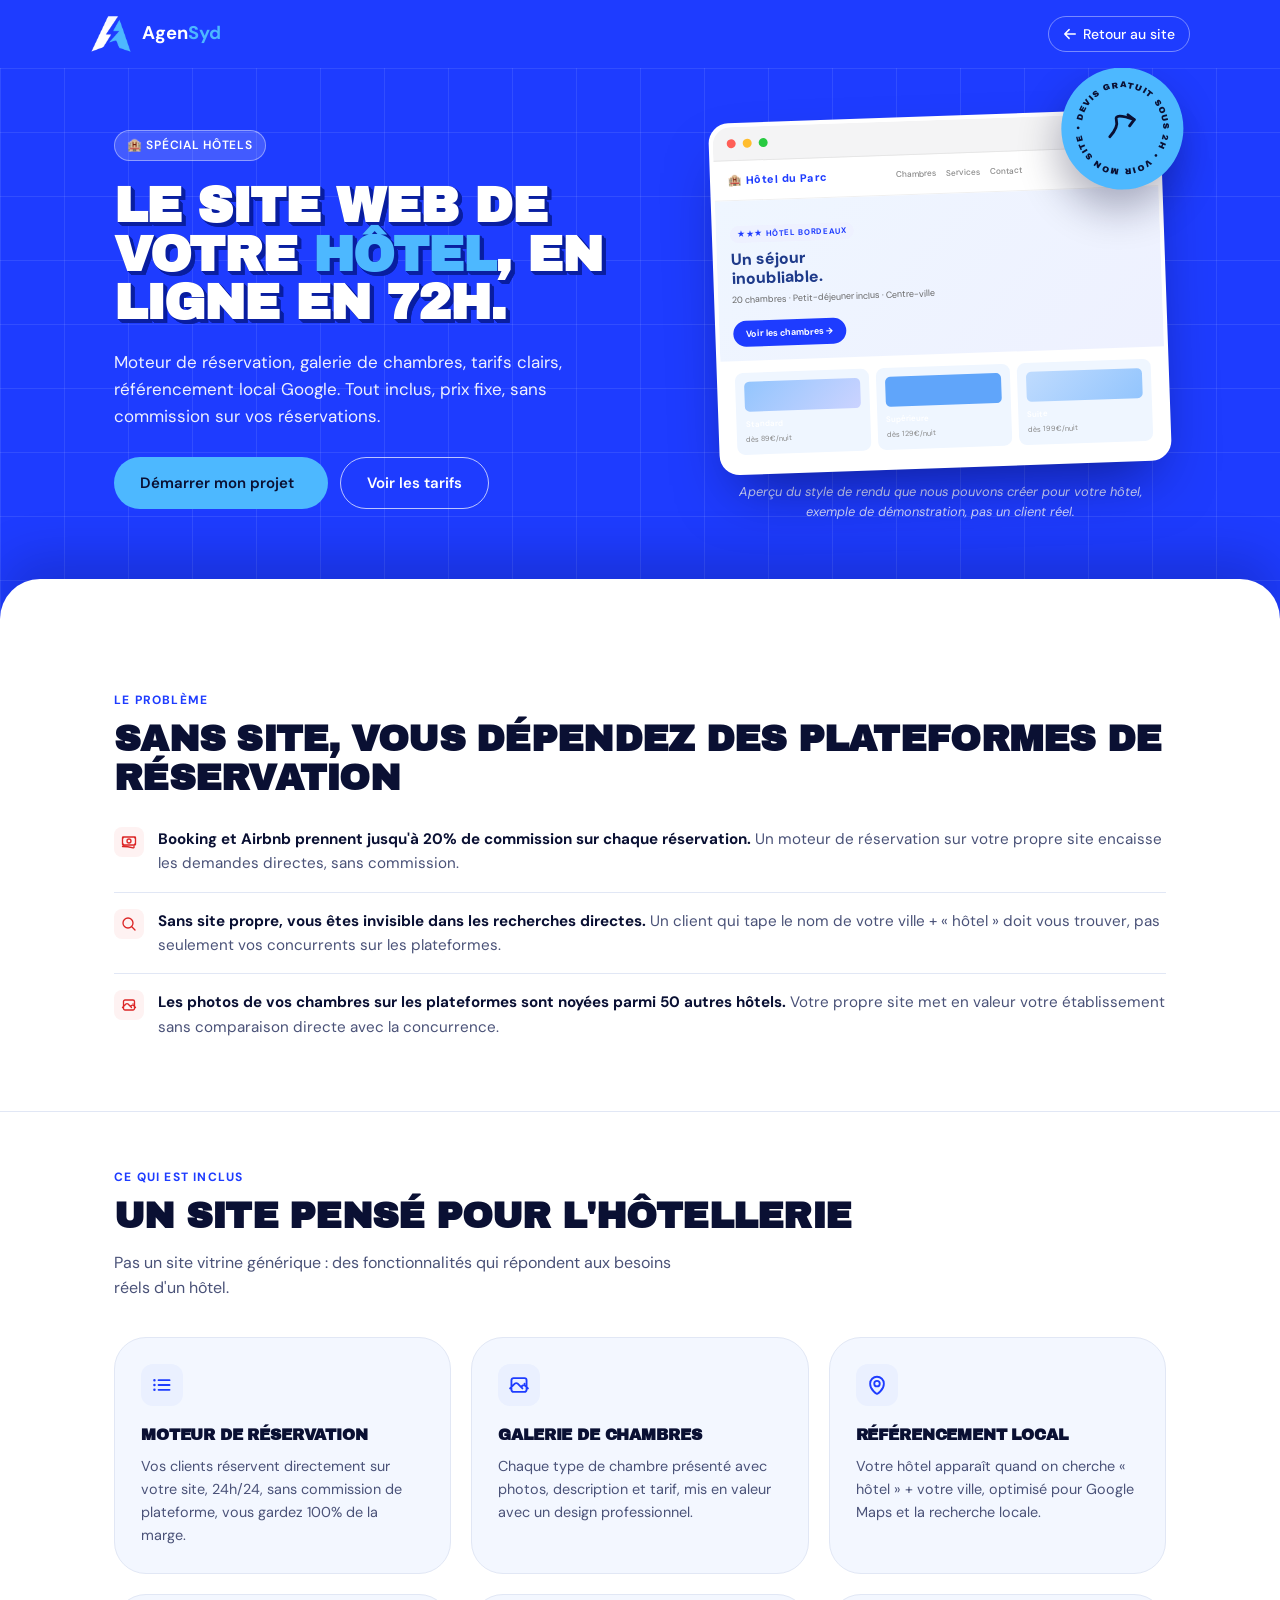
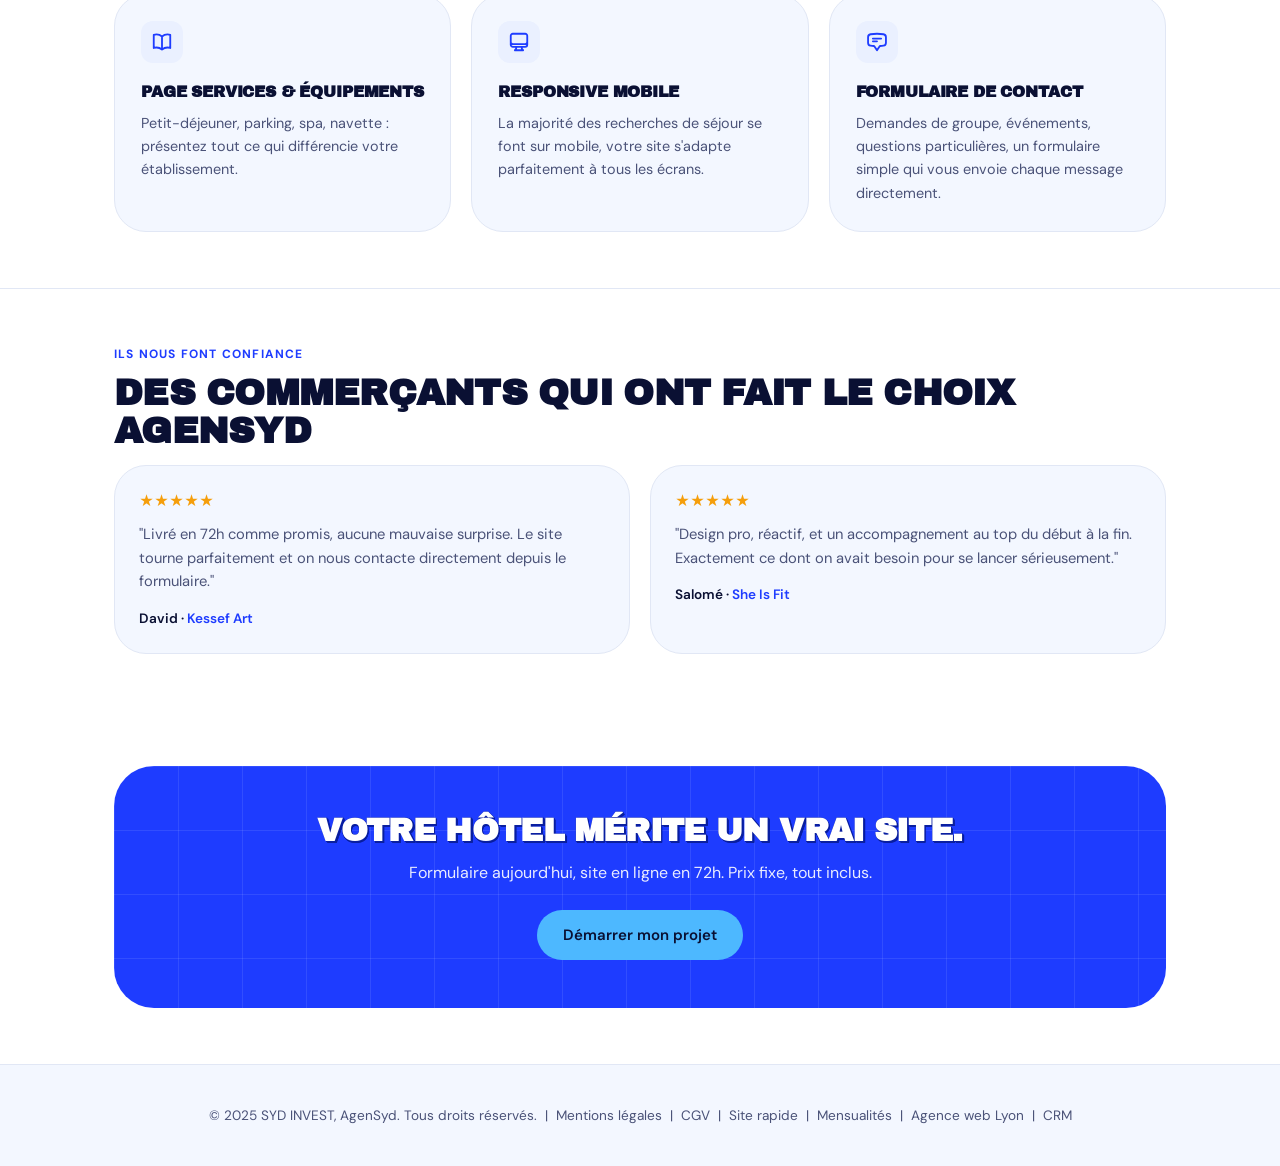
<file: hotels.html>
<!DOCTYPE html>
<html lang="fr">
<head>
<!-- Google Tag Manager -->
<script>(function(w,d,s,l,i){w[l]=w[l]||[];w[l].push({'gtm.start':
new Date().getTime(),event:'gtm.js'});var f=d.getElementsByTagName(s)[0],
j=d.createElement(s),dl=l!='dataLayer'?'&l='+l:'';j.async=true;j.src=
'https://www.googletagmanager.com/gtm.js?id='+i+dl;f.parentNode.insertBefore(j,f);
})(window,document,'script','dataLayer','GTM-NB92428T');</script>
<!-- End Google Tag Manager -->

  <meta charset="UTF-8" />
  <meta name="viewport" content="width=device-width, initial-scale=1.0" />
  <title>Création de site web pour hôtel en 72h | AgenSyd</title>
  <meta name="description" content="AgenSyd crée le site web de votre hôtel en 72h : moteur de réservation, galerie chambres, référencement Google. À partir de 1199€, tout inclus." />
  <meta property="og:title" content="Site web pour hôtel en 72h : AgenSyd" />
  <meta property="og:description" content="Réservation en ligne, galerie chambres, référencement local. Votre site d'hôtel livré en 72h, à partir de 1199€." />
  <meta property="og:type" content="website" />
  <meta property="og:url" content="https://www.agensyd.fr/hotels.html" />
  <meta property="og:image" content="https://www.agensyd.fr/og-image.jpg" />
  <meta property="og:image:width" content="1200" />
  <meta property="og:image:height" content="630" />
  <meta name="twitter:card" content="summary_large_image" />
  <link rel="canonical" href="https://www.agensyd.fr/hotels.html" />
  <link rel="icon" type="image/png" href="favicon.png" />
  <link rel="preconnect" href="https://fonts.googleapis.com" />
  <link rel="preconnect" href="https://fonts.gstatic.com" crossorigin />
  <link href="https://fonts.googleapis.com/css2?family=DM+Sans:ital,opsz,wght@0,9..40,300;0,9..40,400;0,9..40,500;0,9..40,600;0,9..40,700;1,9..40,400&family=Inter:wght@400;500;600&family=Archivo+Black&display=swap" rel="stylesheet" />
  <script type="application/ld+json">
  {
    "@context": "https://schema.org",
    "@graph": [
      {
        "@type": "Service",
        "name": "Création de site web pour hôtel",
        "provider": { "@type": "Organization", "name": "AgenSyd", "url": "https://www.agensyd.fr/" },
        "areaServed": { "@type": "Country", "name": "France" },
        "serviceType": "Création de site vitrine pour hôtel",
        "description": "Site web sur-mesure pour hôtel livré en 72h : moteur de réservation, galerie chambres, référencement local.",
        "offers": { "@type": "Offer", "priceCurrency": "EUR", "price": "1199", "url": "https://www.agensyd.fr/#pricing" }
      },
      {
        "@type": "WebPage",
        "@id": "https://www.agensyd.fr/hotels.html",
        "url": "https://www.agensyd.fr/hotels.html",
        "name": "Création de site web pour hôtel en 72h | AgenSyd",
        "isPartOf": { "@type": "WebSite", "url": "https://www.agensyd.fr/", "name": "AgenSyd" },
        "inLanguage": "fr-FR"
      }
    ]
  }
  </script>
  <style>
    *, *::before, *::after { box-sizing: border-box; margin: 0; padding: 0; }
    :root {
      --electric: #1E3CFF;
      --brand: #1E3CFF; --brand-light: #4D6BFF; --brand-pale: #E8EEFF;
      --sky: #4DB8FF; --sky-light: #7AC9FF; --sky-pale: #E3F4FF;
      --gradient: #1E3CFF;
      --gradient-soft: #E8EEFF;
      --bg: #FFFFFF; --surface: #FFFFFF; --surface-2: #F3F7FF;
      --border: #E1E7F5; --border-strong: #BFD0F5;
      --text: #0A1033; --text-2: #4A5278; --text-3: #8089AD;
      --radius: 16px; --radius-sm: 10px;
      --shadow: 0 4px 16px rgba(30,60,255,.08), 0 2px 6px rgba(0,0,0,.04);
      --shadow-lg: 0 20px 60px rgba(30,60,255,.14), 0 8px 24px rgba(0,0,0,.06);
      --accent: #1E3CFF; --accent-pale: #EAF0FF; --accent-pale2: #E3F4FF;
    }
    html { scroll-behavior: smooth; font-size: 16px; }
    body { font-family: 'DM Sans', 'Inter', system-ui, sans-serif; background: var(--bg); color: var(--text); line-height: 1.6; -webkit-font-smoothing: antialiased; }
    a { text-decoration: none; color: inherit; }
    img { max-width: 100%; display: block; }
    .container { max-width: 1100px; margin: 0 auto; padding: 0 24px; }
    .btn { display: inline-flex; align-items: center; gap: 8px; padding: 13px 26px; border-radius: 100px; font-size: .9375rem; font-weight: 600; cursor: pointer; transition: all .2s cubic-bezier(.22,1,.36,1); border: none; white-space: nowrap; }
    .btn-primary { background: var(--gradient); color: #fff; box-shadow: var(--shadow); }
    .btn-primary:hover { transform: translateY(-2px); box-shadow: var(--shadow-lg); }
    .btn-ghost { background: var(--surface); color: var(--text); border: 1.5px solid var(--border); }
    .btn-ghost:hover { border-color: var(--border-strong); }

    nav { position: sticky; top: 0; z-index: 100; background: rgba(255,255,255,.92); backdrop-filter: blur(20px); border-bottom: 1px solid var(--border); padding: 0 24px; }
    .nav-inner { max-width: 1100px; margin: 0 auto; display: flex; align-items: center; justify-content: space-between; height: 68px; }
    .nav-logo { display: flex; align-items: center; gap: 10px; font-weight: 700; font-size: 1.15rem; color: var(--text); }
    .nav-logo img { width: 42px; height: 42px; object-fit: contain; }
    .logo-syd { background: var(--gradient); -webkit-background-clip: text; -webkit-text-fill-color: transparent; background-clip: text; }
    .nav-back { display: inline-flex; align-items: center; gap: 6px; font-size: .875rem; font-weight: 500; color: var(--text-2); }
    .nav-back:hover { color: var(--brand); }
    .nav-back svg { width: 14px; height: 14px; }

    .hero { padding: 64px 0 40px; }
    .hero-grid { display: grid; grid-template-columns: 1.1fr .9fr; gap: 48px; align-items: center; }
    .badge { display: inline-flex; align-items: center; gap: 6px; background: var(--accent-pale2); border: 1px solid #93C5FD; color: var(--accent); font-size: .75rem; font-weight: 600; letter-spacing: .06em; text-transform: uppercase; padding: 5px 12px; border-radius: 100px; margin-bottom: 18px; }
    h1 { font-size: clamp(2rem, 4.2vw, 2.9rem); font-weight: 800; line-height: 1.12; margin-bottom: 18px; }
    h1 .hl { background: var(--gradient); -webkit-background-clip: text; -webkit-text-fill-color: transparent; background-clip: text; }
    .hero-sub { font-size: 1.0625rem; color: var(--text-2); max-width: 520px; margin-bottom: 26px; }
    .hero-actions { display: flex; gap: 12px; flex-wrap: wrap; }

    .mockup-wrapper { position: relative; border-radius: 20px; background: var(--gradient); padding: 3px; box-shadow: var(--shadow-lg); }
    .mockup-inner { background: #fff; border-radius: 18px; overflow: hidden; }
    .mockup-bar { background: #F4F4F5; height: 34px; display: flex; align-items: center; padding: 0 14px; gap: 7px; border-bottom: 1px solid #E6E6E6; }
    .mockup-dot { width: 9px; height: 9px; border-radius: 50%; }
    .mockup-viewport { padding: 0; }
    .ms-nav { display: flex; align-items: center; justify-content: space-between; padding: 10px 14px; border-bottom: 1px solid #f0f0f0; }
    .ms-logo { font-size: .68rem; font-weight: 800; letter-spacing: .04em; color: var(--accent); }
    .ms-nav-links { display: flex; gap: 10px; }
    .ms-nav-links span { font-size: .52rem; color: #888; font-weight: 500; }
    .ms-cta-sm { font-size: .52rem; font-weight: 700; color: #fff; padding: 3px 8px; border-radius: 20px; background: var(--accent); }
    .ms-hero { padding: 18px 14px 14px; background: linear-gradient(135deg,#EFF6FF,#EEF1FF); }
    .ms-tag { display: inline-block; font-size: .5rem; font-weight: 700; letter-spacing: .08em; text-transform: uppercase; padding: 2px 7px; border-radius: 20px; margin-bottom: 7px; background: #EEF1FF; color: var(--accent); }
    .ms-title { font-size: 1rem; font-weight: 800; line-height: 1.2; margin-bottom: 6px; color: #1E3A8A; }
    .ms-sub { font-size: .56rem; color: #666; line-height: 1.5; margin-bottom: 11px; }
    .ms-btn { display: inline-block; font-size: .56rem; font-weight: 700; color: #fff; padding: 6px 13px; border-radius: 20px; background: var(--accent); }
    .ms-cards { display: grid; grid-template-columns: 1fr 1fr 1fr; gap: 7px; padding: 12px 14px 16px; }
    .ms-card { border-radius: 8px; padding: 9px; font-size: .5rem; font-weight: 600; background: #EFF6FF; }
    .ms-card-img { height: 30px; border-radius: 5px; margin-bottom: 6px; }
    .ms-card-label { font-size: .46rem; color: #888; margin-top: 3px; font-weight: 400; }
    .mockup-caption { text-align: center; font-size: .8rem; color: var(--text-3); margin-top: 14px; font-style: italic; }

    section { padding: 56px 0; }
    .section-label { font-size: .75rem; font-weight: 700; letter-spacing: .1em; text-transform: uppercase; color: var(--accent); margin-bottom: 10px; }
    .section-title { font-size: clamp(1.6rem, 3.4vw, 2.2rem); font-weight: 700; line-height: 1.2; margin-bottom: 14px; }
    .section-sub { font-size: 1rem; color: var(--text-2); max-width: 560px; margin-bottom: 36px; }

    .grid-3 { display: grid; grid-template-columns: repeat(3, 1fr); gap: 20px; }
    .card { background: var(--surface); border: 1px solid var(--border); border-radius: var(--radius); padding: 26px; }
    .card-icon { width: 42px; height: 42px; border-radius: 12px; background: var(--accent-pale); display: flex; align-items: center; justify-content: center; margin-bottom: 16px; color: var(--accent); }
    .card-icon svg { width: 22px; height: 22px; }
    .card h3 { font-size: 1.05rem; font-weight: 700; margin-bottom: 8px; }
    .card p { font-size: .9rem; color: var(--text-2); line-height: 1.6; }

    .pain-item { display: flex; gap: 14px; align-items: flex-start; padding: 16px 0; border-bottom: 1px solid var(--border); }
    .pain-item:last-child { border-bottom: none; }
    .pain-icon { flex-shrink: 0; width: 30px; height: 30px; border-radius: 8px; background: #FEF2F2; color: #DC2626; display: flex; align-items: center; justify-content: center; }
    .pain-icon svg { width: 16px; height: 16px; }
    .pain-item p { font-size: .95rem; color: var(--text-2); }
    .pain-item strong { color: var(--text); }

    .cta-band { background: var(--gradient); border-radius: 24px; padding: 48px 40px; text-align: center; color: #fff; }
    .cta-band h2 { font-size: clamp(1.5rem, 3vw, 2rem); font-weight: 800; margin-bottom: 12px; }
    .cta-band p { opacity: .9; margin-bottom: 24px; font-size: 1rem; }
    .cta-band .btn-primary { background: #fff; color: var(--brand); box-shadow: none; }
    .cta-band .btn-primary:hover { transform: translateY(-2px); }

    .testi-grid { display: grid; grid-template-columns: 1fr 1fr; gap: 20px; }
    .testi-card { background: var(--surface); border: 1px solid var(--border); border-radius: var(--radius); padding: 24px; }
    .testi-card .stars { color: #F59E0B; font-size: .9rem; margin-bottom: 10px; }
    .testi-card p.quote { font-size: .92rem; color: var(--text-2); margin-bottom: 14px; line-height: 1.6; }
    .testi-author { font-size: .85rem; font-weight: 600; }
    .testi-author a { color: var(--brand); }

    footer { background: var(--text); color: rgba(255,255,255,.6); padding: 40px 24px; text-align: center; font-size: .85rem; }
    footer a { color: rgba(255,255,255,.7); }
    footer a:hover { color: #fff; }

    @media (max-width: 860px) {
      .hero-grid { grid-template-columns: 1fr; }
      .grid-3 { grid-template-columns: 1fr; }
      .testi-grid { grid-template-columns: 1fr; }
    }

    /* ─── Thème clair : bleu électrique et bleu clair ─── */
    .btn-primary { background: #1E3CFF; color: #fff; box-shadow: none; }
    .btn-primary:hover { background: #0F2BE0; color: #fff; box-shadow: none; }
    .btn-ghost { background: transparent; color: #1E3CFF; border-color: #1E3CFF; }
    .btn-ghost:hover { background: #1E3CFF; border-color: #1E3CFF; color: #fff; }
    .logo-syd { background: linear-gradient(90deg, #1E3CFF 0%, #4DB8FF 100%); -webkit-background-clip: text; background-clip: text; -webkit-text-fill-color: transparent; color: transparent; }
    footer { background: var(--surface-2); color: var(--text-2); border-top: 1px solid var(--border); }
    footer a { color: var(--text-2); }
    footer a:hover { color: var(--brand); }
    h1 .hl { background: none; -webkit-text-fill-color: #1E3CFF; color: #1E3CFF; }
    .cta-band { background: #1E3CFF; }
    .cta-band .btn-primary { background: #4DB8FF; color: #0A1033; }
    .cta-band .btn-primary:hover { background: #7AC9FF; color: #0A1033; }

    /* ─── Langage visuel : hero bleu, relief, verre ─── */
    .hx-grid { position: absolute; inset: 0; pointer-events: none; z-index: 0;
      background-image: linear-gradient(to right, rgba(255,255,255,.09) 1px, transparent 1px), linear-gradient(to bottom, rgba(255,255,255,.09) 1px, transparent 1px);
      background-size: 4rem 4rem; }
    .hx-card { position: absolute; z-index: 30; animation: hx-float 5s ease-in-out infinite; }
    .hx-glass { width: 11rem; aspect-ratio: 3 / 3.2; background: rgba(255,255,255,.18); -webkit-backdrop-filter: blur(10px); backdrop-filter: blur(10px);
      border: 1px solid rgba(255,255,255,.4); border-radius: 2rem; padding: 1rem; display: flex; flex-direction: column; align-items: center; justify-content: center;
      box-shadow: 0 25px 50px -12px rgba(0,0,40,.35); transition: transform .5s; text-align: center; color: #fff; }
    .hx-glass:hover { transform: rotate(0deg) !important; }
    .hx-big { font-family: 'Archivo Black', 'Arial Black', Impact, sans-serif; font-size: 2.3rem; line-height: 1; color: #fff; text-shadow: 0.03rem 0.03rem 0 #0A1FA0, 0.06rem 0.06rem 0 #0A1FA0, 0.09rem 0.09rem 0 #0A1FA0, 0.12rem 0.12rem 0 #0A1FA0, 0.15rem 0.15rem 0 #0A1FA0, 0.18rem 0.18rem 0 #0A1FA0, 0.21rem 0.21rem 0 #0A1FA0; margin-bottom: .6rem; }
    .hx-n { font-weight: 700; font-size: 1rem; color: #fff; margin: 0; }
    .hx-m { font-size: .72rem; color: rgba(255,255,255,.85); margin: .3rem 0 0; }
    @keyframes hx-float { 0%, 100% { translate: 0 0; } 50% { translate: 0 -14px; } }
    @keyframes hx-spin { to { transform: rotate(360deg); } }
    .hx-badge { position: absolute; z-index: 40; width: 7.6rem; height: 7.6rem; border-radius: 50%; background: #4DB8FF; color: #0A1033;
      display: flex; align-items: center; justify-content: center; transform: rotate(12deg); box-shadow: 0 20px 40px rgba(0,0,40,.3); transition: transform .25s; }
    .hx-badge:hover { transform: rotate(12deg) scale(1.06); }
    .hx-badge .ring { position: absolute; inset: 4px; animation: hx-spin 10s linear infinite; }
    .hx-badge .ring svg { width: 100%; height: 100%; }
    .hx-badge .ring text { font-family: 'Archivo Black', 'Arial Black', Impact, sans-serif; font-size: 7.4px; letter-spacing: .06em; fill: #0A1033; text-transform: uppercase; }
    .hx-badge .go { width: 2.2rem; height: 2.2rem; stroke: #0A1033; fill: none; stroke-width: 8; stroke-linecap: round; stroke-linejoin: round; overflow: visible; position: relative; }
    @media (prefers-reduced-motion: reduce) { .hx-card, .hx-badge .ring { animation: none; } }

    /* ─── Sous-pages : même langage que l'accueil ─── */
    nav { background: #1E3CFF; border-bottom: none; -webkit-backdrop-filter: none; backdrop-filter: none; }
    .nav-logo { color: #fff; }
    .logo-syd { background: none; -webkit-text-fill-color: #4DB8FF; color: #4DB8FF; }
    .nav-back { color: #fff; border: 1px solid rgba(255,255,255,.4); border-radius: 999px; padding: 6px 14px; }
    .nav-back:hover { background: rgba(255,255,255,.14); color: #fff; }
    .hero { position: relative; background: #1E3CFF; color: #fff; overflow: hidden; padding: 48px 0 0; }
    .hero > .container { position: relative; z-index: 2; }
    .hero::after { content: ''; display: block; position: relative; z-index: 3; height: 56px; margin-top: 56px; background: #fff; border-radius: 2.5rem 2.5rem 0 0; box-shadow: 0 -20px 50px rgba(0,0,40,.2); }
    .hero h1 { font-family: 'Archivo Black', 'Arial Black', Impact, sans-serif; font-weight: 900; text-transform: uppercase; letter-spacing: -.02em; line-height: .98; color: #fff; font-size: clamp(1.8rem, 4.1vw, 3.1rem); text-shadow: 0.0058em 0.0058em 0 #0A1FA0, 0.0116em 0.0116em 0 #0A1FA0, 0.0174em 0.0174em 0 #0A1FA0, 0.0232em 0.0232em 0 #0A1FA0, 0.029em 0.029em 0 #0A1FA0, 0.0348em 0.0348em 0 #0A1FA0, 0.0406em 0.0406em 0 #0A1FA0, 0.0464em 0.0464em 0 #0A1FA0, 0.0522em 0.0522em 0 #0A1FA0, 0.058em 0.058em 0 #0A1FA0, 0.0638em 0.0638em 0 #0A1FA0, 0.0696em 0.0696em 0 #0A1FA0, 0.0754em 0.0754em 0 #0A1FA0, 0.0812em 0.0812em 0 #0A1FA0; margin-bottom: 22px; }
    .hero h1 .hl { background: none; -webkit-text-fill-color: #4DB8FF; color: #4DB8FF; }
    .hero .badge { background: rgba(255,255,255,.16); border: 1px solid rgba(255,255,255,.4); color: #fff; margin-bottom: 20px; }
    .hero .hero-sub { color: rgba(255,255,255,.92); }
    .hero .btn-primary { background: #4DB8FF; color: #0A1033; box-shadow: none; }
    .hero .btn-primary:hover { background: #7AC9FF; color: #0A1033; }
    .hero .btn-ghost { background: transparent; color: #fff; border-color: rgba(255,255,255,.7); }
    .hero .btn-ghost:hover { background: rgba(255,255,255,.14); border-color: #fff; color: #fff; }
    .hero .mockup-wrapper { background: #fff; padding: 4px; box-shadow: 0 30px 60px -20px rgba(0,0,40,.5); transform: rotate(-2deg); animation: hx-float 6s ease-in-out infinite; }
    .hero .mockup-caption { color: rgba(255,255,255,.8); }
    .hero .hx-badge-sub { top: -2.6rem; right: -1.4rem; }
    .hx-cards-col { position: relative; min-height: 20rem; }
    .hx-cards-col .hx-card:nth-child(1) { top: 0; left: 6%; }
    .hx-cards-col .hx-card:nth-child(1) .hx-glass { transform: rotate(-10deg); }
    .hx-cards-col .hx-card:nth-child(2) { bottom: 0; right: 4%; animation-duration: 6s; animation-delay: 1s; }
    .hx-cards-col .hx-card:nth-child(2) .hx-glass { transform: rotate(10deg); }
    .hx-cards-col .hx-badge { bottom: -1rem; left: 0; }
    h2, .section-title { font-family: 'Archivo Black', 'Arial Black', Impact, sans-serif; font-weight: 900; text-transform: uppercase; letter-spacing: -.02em; line-height: 1.05; }
    .section-title { font-size: clamp(1.5rem, 3.2vw, 2.3rem); }
    .card h3, .step h3 { font-family: 'Archivo Black', 'Arial Black', Impact, sans-serif; font-weight: 900; text-transform: uppercase; font-size: .98rem; letter-spacing: -.01em; }
    .card, .testi-card { border-radius: 2rem; background: #F3F7FF; border-color: #E1E7F5; }
    .cta-band { position: relative; overflow: hidden; border-radius: 2.5rem; background-color: #1E3CFF;
      background-image: linear-gradient(to right, rgba(255,255,255,.09) 1px, transparent 1px), linear-gradient(to bottom, rgba(255,255,255,.09) 1px, transparent 1px); background-size: 4rem 4rem; }
    .cta-band h2 { text-shadow: 0.012rem 0.012rem 0 #0A1FA0, 0.024rem 0.024rem 0 #0A1FA0, 0.036rem 0.036rem 0 #0A1FA0, 0.048rem 0.048rem 0 #0A1FA0, 0.06rem 0.06rem 0 #0A1FA0, 0.072rem 0.072rem 0 #0A1FA0, 0.084rem 0.084rem 0 #0A1FA0, 0.096rem 0.096rem 0 #0A1FA0, 0.108rem 0.108rem 0 #0A1FA0; }
    @media (max-width: 860px) {
      .hx-cards-col { min-height: 0; display: flex; gap: 14px; justify-content: center; align-items: center; flex-wrap: wrap; padding-top: 12px; }
      .hx-cards-col .hx-card, .hx-cards-col .hx-badge { position: static; }
      .hx-glass { width: 8.4rem; padding: .7rem; border-radius: 1.5rem; } .hx-big { font-size: 1.6rem; }
      .hero .hx-badge-sub { top: -2rem; right: -.4rem; width: 5.6rem; height: 5.6rem; }
      .hx-cards-col .hx-badge { width: 6rem; height: 6rem; }
    }
</style>
</head>
<body>
<!-- Google Tag Manager (noscript) -->
<noscript><iframe src="https://www.googletagmanager.com/ns.html?id=GTM-NB92428T"
height="0" width="0" style="display:none;visibility:hidden"></iframe></noscript>
<!-- End Google Tag Manager (noscript) -->


<nav>
  <div class="nav-inner">
    <a href="index.html" class="nav-logo">
      <img src="logo-icon-onblue.png" alt="AgenSyd" />
      <span>Agen<span class="logo-syd">Syd</span></span>
    </a>
    <a href="index.html" class="nav-back">
      <svg xmlns="http://www.w3.org/2000/svg" fill="none" viewBox="0 0 24 24" stroke="currentColor" stroke-width="2.5"><path stroke-linecap="round" stroke-linejoin="round" d="M10.5 19.5 3 12m0 0 7.5-7.5M3 12h18"/></svg>
      Retour au site
    </a>
  </div>
</nav>

<header class="hero">
  <div class="hx-grid" aria-hidden="true"></div>
  <div class="container hero-grid">
    <div>
      <span class="badge">🏨 Spécial hôtels</span>
      <h1>Le site web de votre <span class="hl">hôtel</span>, en ligne en 72h.</h1>
      <p class="hero-sub">Moteur de réservation, galerie de chambres, tarifs clairs, référencement local Google. Tout inclus, prix fixe, sans commission sur vos réservations.</p>
      <div class="hero-actions">
        <a href="index.html#contact" class="btn btn-primary">
          Démarrer mon projet
          <svg xmlns="http://www.w3.org/2000/svg" fill="none" viewBox="0 0 24 24" stroke="currentColor" stroke-width="2.5"><path stroke-linecap="round" stroke-linejoin="round" d="M13.5 4.5 21 12m0 0-7.5 7.5M21 12H3"/></svg>
        </a>
        <a href="index.html#pricing" class="btn btn-ghost">Voir les tarifs</a>
      </div>
    </div>
    <div>
      <div class="mockup-wrapper">
<a class="hx-badge hx-badge-sub" href="index.html#contact" aria-label="Devis gratuit sous 2 heures, démarrer mon projet"><div class="ring" aria-hidden="true"><svg viewBox="0 0 100 100"><path id="hxCircle" d="M 50, 50 m -36, 0 a 36,36 0 1,1 72,0 a 36,36 0 1,1 -72,0" fill="none"/><text><textPath href="#hxCircle" startOffset="0%" textLength="222" lengthAdjust="spacing">Devis gratuit sous 2h • Voir mon site •</textPath></text></svg></div><svg class="go" viewBox="0 0 100 100" aria-hidden="true"><path d="M20,80 Q 40,50 30,30 T 80,20"/><path d="M60,10 L80,20 L70,40"/></svg></a>
        <div class="mockup-inner">
          <div class="mockup-bar">
            <div class="mockup-dot" style="background:#FF5F57"></div>
            <div class="mockup-dot" style="background:#FFBD2E"></div>
            <div class="mockup-dot" style="background:#28CA41"></div>
          </div>
          <div class="mockup-viewport">
            <div class="ms-nav">
              <div class="ms-logo">🏨 Hôtel du Parc</div>
              <div class="ms-nav-links"><span>Chambres</span><span>Services</span><span>Contact</span></div>
              <div class="ms-cta-sm">Réserver</div>
            </div>
            <div class="ms-hero">
              <div class="ms-tag">★★★ Hôtel Bordeaux</div>
              <div class="ms-title">Un séjour<br>inoubliable.</div>
              <div class="ms-sub">20 chambres · Petit-déjeuner inclus · Centre-ville</div>
              <div class="ms-btn">Voir les chambres →</div>
            </div>
            <div class="ms-cards">
              <div class="ms-card"><div class="ms-card-img" style="background:linear-gradient(135deg,#93C5FD,#CBD3FF);"></div><div>Standard</div><div class="ms-card-label">dès 89€/nuit</div></div>
              <div class="ms-card"><div class="ms-card-img" style="background:#60A5FA;"></div><div>Supérieure</div><div class="ms-card-label">dès 129€/nuit</div></div>
              <div class="ms-card"><div class="ms-card-img" style="background:linear-gradient(135deg,#BFDBFE,#93C5FD);"></div><div>Suite</div><div class="ms-card-label">dès 199€/nuit</div></div>
            </div>
          </div>
        </div>
      </div>
      <p class="mockup-caption">Aperçu du style de rendu que nous pouvons créer pour votre hôtel, exemple de démonstration, pas un client réel.</p>
    </div>
  </div>
</header>

<section>
  <div class="container">
    <p class="section-label">Le problème</p>
    <h2 class="section-title">Sans site, vous dépendez des plateformes de réservation</h2>
    <div class="pain-item">
      <div class="pain-icon"><svg xmlns="http://www.w3.org/2000/svg" fill="none" viewBox="0 0 24 24" stroke="currentColor" stroke-width="2"><path stroke-linecap="round" stroke-linejoin="round" d="M2.25 18.75a60.07 60.07 0 0115.797 2.101c.727.198 1.453-.342 1.453-1.096V18.75M3.75 4.5v.75A.75.75 0 013 6h-.75m0 0v-.375c0-.621.504-1.125 1.125-1.125H20.25M2.25 6v9m18-10.5v.75c0 .414.336.75.75.75h.75m-1.5-1.5h.375c.621 0 1.125.504 1.125 1.125v9.75c0 .621-.504 1.125-1.125 1.125h-.375m1.5-1.5H21a.75.75 0 00-.75.75v.75m0 0H3.75m0 0h-.375a1.125 1.125 0 01-1.125-1.125V15m1.5 1.5v-.75A.75.75 0 003 15h-.75M15 10.5a3 3 0 11-6 0 3 3 0 016 0z"/></svg></div>
      <p><strong>Booking et Airbnb prennent jusqu'à 20% de commission sur chaque réservation.</strong> Un moteur de réservation sur votre propre site encaisse les demandes directes, sans commission.</p>
    </div>
    <div class="pain-item">
      <div class="pain-icon"><svg xmlns="http://www.w3.org/2000/svg" fill="none" viewBox="0 0 24 24" stroke="currentColor" stroke-width="2"><path stroke-linecap="round" stroke-linejoin="round" d="M21 21l-5.197-5.197m0 0A7.5 7.5 0 105.196 5.196a7.5 7.5 0 0010.607 10.607z"/></svg></div>
      <p><strong>Sans site propre, vous êtes invisible dans les recherches directes.</strong> Un client qui tape le nom de votre ville + « hôtel » doit vous trouver, pas seulement vos concurrents sur les plateformes.</p>
    </div>
    <div class="pain-item">
      <div class="pain-icon"><svg xmlns="http://www.w3.org/2000/svg" fill="none" viewBox="0 0 24 24" stroke="currentColor" stroke-width="2"><path stroke-linecap="round" stroke-linejoin="round" d="M2.25 15.75l5.159-5.159a2.25 2.25 0 013.182 0l5.159 5.159m-1.5-1.5l1.409-1.409a2.25 2.25 0 013.182 0l2.909 2.909M18 10.5h.008v.008H18V10.5zm-12 9h12a2.25 2.25 0 002.25-2.25V6.75A2.25 2.25 0 0018 4.5H6a2.25 2.25 0 00-2.25 2.25v10.5A2.25 2.25 0 006 19.5z"/></svg></div>
      <p><strong>Les photos de vos chambres sur les plateformes sont noyées parmi 50 autres hôtels.</strong> Votre propre site met en valeur votre établissement sans comparaison directe avec la concurrence.</p>
    </div>
  </div>
</section>

<section style="background: var(--surface); border-top: 1px solid var(--border); border-bottom: 1px solid var(--border);">
  <div class="container">
    <p class="section-label">Ce qui est inclus</p>
    <h2 class="section-title">Un site pensé pour l'hôtellerie</h2>
    <p class="section-sub">Pas un site vitrine générique : des fonctionnalités qui répondent aux besoins réels d'un hôtel.</p>
    <div class="grid-3">
      <div class="card">
        <div class="card-icon"><svg xmlns="http://www.w3.org/2000/svg" fill="none" viewBox="0 0 24 24" stroke="currentColor" stroke-width="2"><path stroke-linecap="round" stroke-linejoin="round" d="M8.25 6.75h12M8.25 12h12m-12 5.25h12M3.75 6.75h.007v.008H3.75V6.75zm.375 0a.375.375 0 11-.75 0 .375.375 0 01.75 0zM3.75 12h.007v.008H3.75V12zm.375 0a.375.375 0 11-.75 0 .375.375 0 01.75 0zm-.375 5.25h.007v.008H3.75v-.008zm.375 0a.375.375 0 11-.75 0 .375.375 0 01.75 0z"/></svg></div>
        <h3>Moteur de réservation</h3>
        <p>Vos clients réservent directement sur votre site, 24h/24, sans commission de plateforme, vous gardez 100% de la marge.</p>
      </div>
      <div class="card">
        <div class="card-icon"><svg xmlns="http://www.w3.org/2000/svg" fill="none" viewBox="0 0 24 24" stroke="currentColor" stroke-width="2"><path stroke-linecap="round" stroke-linejoin="round" d="M2.25 15.75l5.159-5.159a2.25 2.25 0 013.182 0l5.159 5.159m-1.5-1.5l1.409-1.409a2.25 2.25 0 013.182 0l2.909 2.909M18 10.5h.008v.008H18V10.5zm-12 9h12a2.25 2.25 0 002.25-2.25V6.75A2.25 2.25 0 0018 4.5H6a2.25 2.25 0 00-2.25 2.25v10.5A2.25 2.25 0 006 19.5z"/></svg></div>
        <h3>Galerie de chambres</h3>
        <p>Chaque type de chambre présenté avec photos, description et tarif, mis en valeur avec un design professionnel.</p>
      </div>
      <div class="card">
        <div class="card-icon"><svg xmlns="http://www.w3.org/2000/svg" fill="none" viewBox="0 0 24 24" stroke="currentColor" stroke-width="2"><path stroke-linecap="round" stroke-linejoin="round" d="M15 10.5a3 3 0 11-6 0 3 3 0 016 0z"/><path stroke-linecap="round" stroke-linejoin="round" d="M19.5 10.5c0 7.142-7.5 11.25-7.5 11.25S4.5 17.642 4.5 10.5a7.5 7.5 0 1115 0z"/></svg></div>
        <h3>Référencement local</h3>
        <p>Votre hôtel apparaît quand on cherche « hôtel » + votre ville, optimisé pour Google Maps et la recherche locale.</p>
      </div>
      <div class="card">
        <div class="card-icon"><svg xmlns="http://www.w3.org/2000/svg" fill="none" viewBox="0 0 24 24" stroke="currentColor" stroke-width="2"><path stroke-linecap="round" stroke-linejoin="round" d="M12 6.042A8.967 8.967 0 006 3.75c-1.052 0-2.062.18-3 .512v14.25A8.987 8.987 0 016 18c2.305 0 4.408.867 6 2.292m0-14.25a8.966 8.966 0 016-2.292c1.052 0 2.062.18 3 .512v14.25A8.987 8.987 0 0018 18a8.967 8.967 0 00-6 2.292m0-14.25v14.25"/></svg></div>
        <h3>Page services &amp; équipements</h3>
        <p>Petit-déjeuner, parking, spa, navette : présentez tout ce qui différencie votre établissement.</p>
      </div>
      <div class="card">
        <div class="card-icon"><svg xmlns="http://www.w3.org/2000/svg" fill="none" viewBox="0 0 24 24" stroke="currentColor" stroke-width="2"><path stroke-linecap="round" stroke-linejoin="round" d="M9 17.25v1.007a3 3 0 01-.879 2.122L7.5 21h9l-.621-.621A3 3 0 0115 18.257V17.25m6-12V15a2.25 2.25 0 01-2.25 2.25H5.25A2.25 2.25 0 013 15V5.25m18 0A2.25 2.25 0 0018.75 3H5.25A2.25 2.25 0 003 5.25m18 0V12a2.25 2.25 0 01-2.25 2.25H5.25A2.25 2.25 0 013 12V5.25"/></svg></div>
        <h3>Responsive mobile</h3>
        <p>La majorité des recherches de séjour se font sur mobile, votre site s'adapte parfaitement à tous les écrans.</p>
      </div>
      <div class="card">
        <div class="card-icon"><svg xmlns="http://www.w3.org/2000/svg" fill="none" viewBox="0 0 24 24" stroke="currentColor" stroke-width="2"><path stroke-linecap="round" stroke-linejoin="round" d="M7.5 8.25h9m-9 3H12m-9.75 1.51c0 1.6 1.123 2.994 2.707 3.227 1.129.166 2.27.293 3.423.379.35.026.67.21.865.501L12 21l2.755-4.133a1.14 1.14 0 01.865-.501 48.172 48.172 0 003.423-.379c1.584-.233 2.707-1.626 2.707-3.228V6.741c0-1.602-1.123-2.995-2.707-3.228A48.394 48.394 0 0012 3c-2.392 0-4.744.175-7.043.513C3.373 3.746 2.25 5.14 2.25 6.741v6.018z"/></svg></div>
        <h3>Formulaire de contact</h3>
        <p>Demandes de groupe, événements, questions particulières, un formulaire simple qui vous envoie chaque message directement.</p>
      </div>
    </div>
  </div>
</section>

<section>
  <div class="container">
    <p class="section-label">Ils nous font confiance</p>
    <h2 class="section-title">Des commerçants qui ont fait le choix AgenSyd</h2>
    <div class="testi-grid">
      <div class="testi-card">
        <div class="stars">★★★★★</div>
        <p class="quote">"Livré en 72h comme promis, aucune mauvaise surprise. Le site tourne parfaitement et on nous contacte directement depuis le formulaire."</p>
        <p class="testi-author">David · <a href="https://www.kessefart.com/" target="_blank" rel="noopener">Kessef Art</a></p>
      </div>
      <div class="testi-card">
        <div class="stars">★★★★★</div>
        <p class="quote">"Design pro, réactif, et un accompagnement au top du début à la fin. Exactement ce dont on avait besoin pour se lancer sérieusement."</p>
        <p class="testi-author">Salomé · <a href="https://www.sheisfit.fr/" target="_blank" rel="noopener">She Is Fit</a></p>
      </div>
    </div>
  </div>
</section>

<section>
  <div class="container">
    <div class="cta-band">
      <h2>Votre hôtel mérite un vrai site.</h2>
      <p>Formulaire aujourd'hui, site en ligne en 72h. Prix fixe, tout inclus.</p>
      <a href="index.html#contact" class="btn btn-primary">Démarrer mon projet</a>
    </div>
  </div>
</section>

<footer>
  <p>© 2025 SYD INVEST, AgenSyd. Tous droits réservés. &nbsp;|&nbsp; <a href="mentions-legales.html">Mentions légales</a> &nbsp;|&nbsp; <a href="cgu.html">CGV</a> &nbsp;|&nbsp; <a href="site-web-rapide.html">Site rapide</a> &nbsp;|&nbsp; <a href="abonnement-site-web.html">Mensualités</a> &nbsp;|&nbsp; <a href="agence-web-lyon.html">Agence web Lyon</a> &nbsp;|&nbsp; <a href="crm.html">CRM</a></p>
</footer>

</body>
</html>
</file>
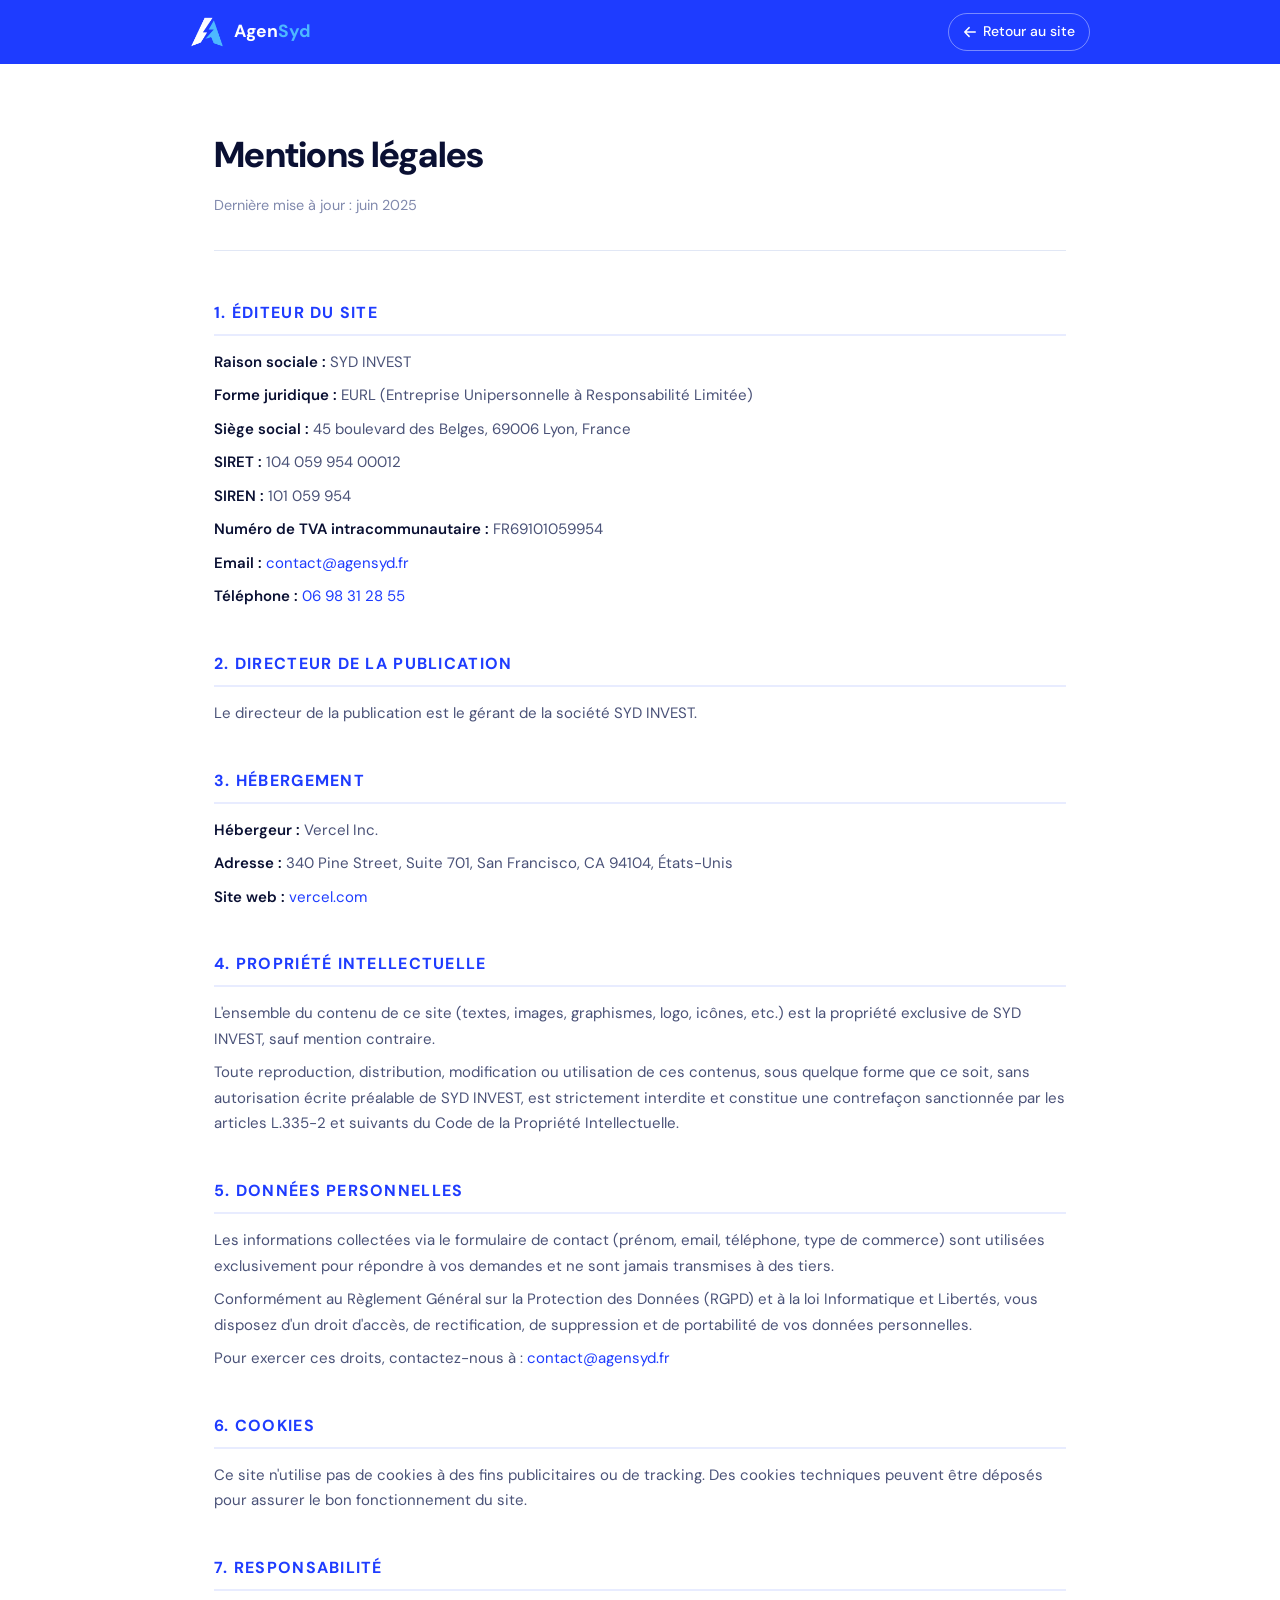
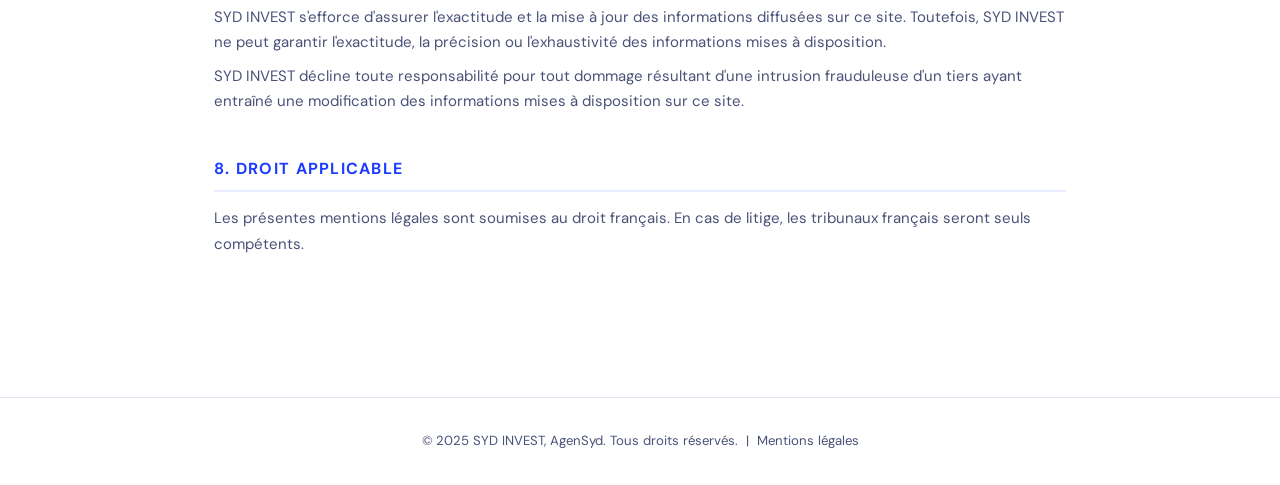
<file: mentions-legales.html>
<!DOCTYPE html>
<html lang="fr">
<head>
<!-- Google Tag Manager -->
<script>(function(w,d,s,l,i){w[l]=w[l]||[];w[l].push({'gtm.start':
new Date().getTime(),event:'gtm.js'});var f=d.getElementsByTagName(s)[0],
j=d.createElement(s),dl=l!='dataLayer'?'&l='+l:'';j.async=true;j.src=
'https://www.googletagmanager.com/gtm.js?id='+i+dl;f.parentNode.insertBefore(j,f);
})(window,document,'script','dataLayer','GTM-NB92428T');</script>
<!-- End Google Tag Manager -->

  <meta charset="UTF-8" />
  <meta name="viewport" content="width=device-width, initial-scale=1.0" />
  <title>Mentions légales : AgenSyd</title>
  <meta name="description" content="Mentions légales du site AgenSyd, agence web spécialisée dans la création de sites vitrines et e-commerce pour les petits commerces français." />
  <meta name="robots" content="noindex, follow" />
  <link rel="icon" type="image/png" href="favicon.png" />
  <link rel="preconnect" href="https://fonts.googleapis.com" />
  <link rel="preconnect" href="https://fonts.gstatic.com" crossorigin />
  <link href="https://fonts.googleapis.com/css2?family=DM+Sans:opsz,wght@9..40,300;9..40,400;9..40,500;9..40,600;9..40,700&display=swap" rel="stylesheet" />
  <style>
    *, *::before, *::after { box-sizing: border-box; margin: 0; padding: 0; }
    :root {
      --electric: #1E3CFF;
      --brand: #1E3CFF;
      --sky: #4DB8FF;
      --gradient: #1E3CFF;
      --bg: #FFFFFF;
      --surface: #FFFFFF;
      --border: #E1E7F5;
      --text: #0A1033;
      --text-2: #4A5278;
      --text-3: #8089AD;
    }
    html { scroll-behavior: smooth; }
    body {
      font-family: 'DM Sans', system-ui, sans-serif;
      background: var(--bg);
      color: var(--text);
      line-height: 1.7;
      -webkit-font-smoothing: antialiased;
    }
    a { color: var(--brand); text-decoration: none; }
    a:hover { text-decoration: underline; }

    /* ─── Navbar ─── */
    nav {
      position: sticky; top: 0; z-index: 100;
      background: rgba(255,255,255,.92);
      backdrop-filter: blur(20px);
      border-bottom: 1px solid var(--border);
      padding: 0 24px;
    }
    .nav-inner {
      max-width: 900px; margin: 0 auto;
      display: flex; align-items: center; justify-content: space-between;
      height: 64px;
    }
    .nav-logo {
      display: flex; align-items: center; gap: 10px;
      font-weight: 700; font-size: 1.1rem; color: var(--text);
      text-decoration: none;
    }
    .nav-logo-mark { width: 34px; height: 34px; }
    .nav-logo-mark img { width: 34px; height: 34px; object-fit: contain; }
    .logo-syd {
      background: var(--gradient);
      -webkit-background-clip: text; -webkit-text-fill-color: transparent;
      background-clip: text;
    }
    .nav-back {
      display: inline-flex; align-items: center; gap: 6px;
      font-size: .875rem; font-weight: 500; color: var(--text-2);
      transition: color .15s;
    }
    .nav-back:hover { color: var(--brand); text-decoration: none; }
    .nav-back svg { width: 14px; height: 14px; }

    /* ─── Content ─── */
    .page-wrapper {
      max-width: 900px; margin: 0 auto;
      padding: 60px 24px 100px;
    }
    .page-header { margin-bottom: 48px; padding-bottom: 32px; border-bottom: 1px solid var(--border); }
    .page-header h1 {
      font-size: clamp(1.75rem, 4vw, 2.25rem);
      font-weight: 800; letter-spacing: -.02em; margin-bottom: 8px;
    }
    .page-header p { font-size: .9rem; color: var(--text-3); }

    .ml-section { margin-bottom: 40px; }
    .ml-section h2 {
      font-size: 1rem; font-weight: 700; text-transform: uppercase;
      letter-spacing: .08em; color: var(--brand);
      margin-bottom: 14px; padding-bottom: 8px;
      border-bottom: 2px solid #E8ECFF;
    }
    .ml-section p { font-size: .9375rem; color: var(--text-2); margin-bottom: 8px; }
    .ml-section p strong { color: var(--text); font-weight: 600; }

    /* ─── Footer ─── */
    footer {
      background: var(--text); color: rgba(255,255,255,.6);
      padding: 32px 24px; text-align: center;
      font-size: .825rem;
    }
    footer a { color: rgba(255,255,255,.7); }
    footer a:hover { color: #fff; }
  
    /* ─── Thème clair : bleu électrique et bleu clair ─── */
    .btn-primary { background: #1E3CFF; color: #fff; box-shadow: none; }
    .btn-primary:hover { background: #0F2BE0; color: #fff; box-shadow: none; }
    .btn-ghost { background: transparent; color: #1E3CFF; border-color: #1E3CFF; }
    .btn-ghost:hover { background: #1E3CFF; border-color: #1E3CFF; color: #fff; }
    .logo-syd { background: linear-gradient(90deg, #1E3CFF 0%, #4DB8FF 100%); -webkit-background-clip: text; background-clip: text; -webkit-text-fill-color: transparent; color: transparent; }
    footer { background: var(--surface-2); color: var(--text-2); border-top: 1px solid var(--border); }
    footer a { color: var(--text-2); }
    footer a:hover { color: var(--brand); }
    h1 .hl { background: none; -webkit-text-fill-color: #1E3CFF; color: #1E3CFF; }
    .cta-band { background: #1E3CFF; }
    .cta-band .btn-primary { background: #4DB8FF; color: #0A1033; }
    .cta-band .btn-primary:hover { background: #7AC9FF; color: #0A1033; }

    /* ─── Barre de navigation bleue ─── */
    nav { background: #1E3CFF; border-bottom: none; -webkit-backdrop-filter: none; backdrop-filter: none; }
    .nav-logo { color: #fff; }
    .logo-syd { background: none; -webkit-text-fill-color: #4DB8FF; color: #4DB8FF; }
    .nav-back { color: #fff; border: 1px solid rgba(255,255,255,.4); border-radius: 999px; padding: 6px 14px; }
    .nav-back:hover { background: rgba(255,255,255,.14); color: #fff; text-decoration: none; }
</style>
</head>
<body>
<!-- Google Tag Manager (noscript) -->
<noscript><iframe src="https://www.googletagmanager.com/ns.html?id=GTM-NB92428T"
height="0" width="0" style="display:none;visibility:hidden"></iframe></noscript>
<!-- End Google Tag Manager (noscript) -->


<nav>
  <div class="nav-inner">
    <a href="index.html" class="nav-logo">
      <div class="nav-logo-mark">
        <img src="logo-icon-onblue.png" alt="AgenSyd" width="34" height="34" />
      </div>
      <span>Agen<span class="logo-syd">Syd</span></span>
    </a>
    <a href="index.html" class="nav-back">
      <svg xmlns="http://www.w3.org/2000/svg" fill="none" viewBox="0 0 24 24" stroke="currentColor" stroke-width="2.5"><path stroke-linecap="round" stroke-linejoin="round" d="M10.5 19.5 3 12m0 0 7.5-7.5M3 12h18"/></svg>
      Retour au site
    </a>
  </div>
</nav>

<main class="page-wrapper">

  <div class="page-header">
    <h1>Mentions légales</h1>
    <p>Dernière mise à jour : juin 2025</p>
  </div>

  <div class="ml-section">
    <h2>1. Éditeur du site</h2>
    <p><strong>Raison sociale :</strong> SYD INVEST</p>
    <p><strong>Forme juridique :</strong> EURL (Entreprise Unipersonnelle à Responsabilité Limitée)</p>
    <p><strong>Siège social :</strong> 45 boulevard des Belges, 69006 Lyon, France</p>
    <p><strong>SIRET :</strong> 104 059 954 00012</p>
    <p><strong>SIREN :</strong> 101 059 954</p>
    <p><strong>Numéro de TVA intracommunautaire :</strong> FR69101059954</p>
    <p><strong>Email :</strong> <a href="mailto:contact@agensyd.fr">contact@agensyd.fr</a></p>
    <p><strong>Téléphone :</strong> <a href="tel:+33698312855">06 98 31 28 55</a></p>
  </div>

  <div class="ml-section">
    <h2>2. Directeur de la publication</h2>
    <p>Le directeur de la publication est le gérant de la société SYD INVEST.</p>
  </div>

  <div class="ml-section">
    <h2>3. Hébergement</h2>
    <p><strong>Hébergeur :</strong> Vercel Inc.</p>
    <p><strong>Adresse :</strong> 340 Pine Street, Suite 701, San Francisco, CA 94104, États-Unis</p>
    <p><strong>Site web :</strong> <a href="https://vercel.com" target="_blank" rel="noopener">vercel.com</a></p>
  </div>

  <div class="ml-section">
    <h2>4. Propriété intellectuelle</h2>
    <p>L'ensemble du contenu de ce site (textes, images, graphismes, logo, icônes, etc.) est la propriété exclusive de SYD INVEST, sauf mention contraire.</p>
    <p>Toute reproduction, distribution, modification ou utilisation de ces contenus, sous quelque forme que ce soit, sans autorisation écrite préalable de SYD INVEST, est strictement interdite et constitue une contrefaçon sanctionnée par les articles L.335-2 et suivants du Code de la Propriété Intellectuelle.</p>
  </div>

  <div class="ml-section">
    <h2>5. Données personnelles</h2>
    <p>Les informations collectées via le formulaire de contact (prénom, email, téléphone, type de commerce) sont utilisées exclusivement pour répondre à vos demandes et ne sont jamais transmises à des tiers.</p>
    <p>Conformément au Règlement Général sur la Protection des Données (RGPD) et à la loi Informatique et Libertés, vous disposez d'un droit d'accès, de rectification, de suppression et de portabilité de vos données personnelles.</p>
    <p>Pour exercer ces droits, contactez-nous à : <a href="mailto:contact@agensyd.fr">contact@agensyd.fr</a></p>
  </div>

  <div class="ml-section">
    <h2>6. Cookies</h2>
    <p>Ce site n'utilise pas de cookies à des fins publicitaires ou de tracking. Des cookies techniques peuvent être déposés pour assurer le bon fonctionnement du site.</p>
  </div>

  <div class="ml-section">
    <h2>7. Responsabilité</h2>
    <p>SYD INVEST s'efforce d'assurer l'exactitude et la mise à jour des informations diffusées sur ce site. Toutefois, SYD INVEST ne peut garantir l'exactitude, la précision ou l'exhaustivité des informations mises à disposition.</p>
    <p>SYD INVEST décline toute responsabilité pour tout dommage résultant d'une intrusion frauduleuse d'un tiers ayant entraîné une modification des informations mises à disposition sur ce site.</p>
  </div>

  <div class="ml-section">
    <h2>8. Droit applicable</h2>
    <p>Les présentes mentions légales sont soumises au droit français. En cas de litige, les tribunaux français seront seuls compétents.</p>
  </div>

</main>

<footer>
  <p>© 2025 SYD INVEST, AgenSyd. Tous droits réservés. &nbsp;|&nbsp; <a href="mentions-legales.html">Mentions légales</a></p>
</footer>

</body>
</html>
</file>
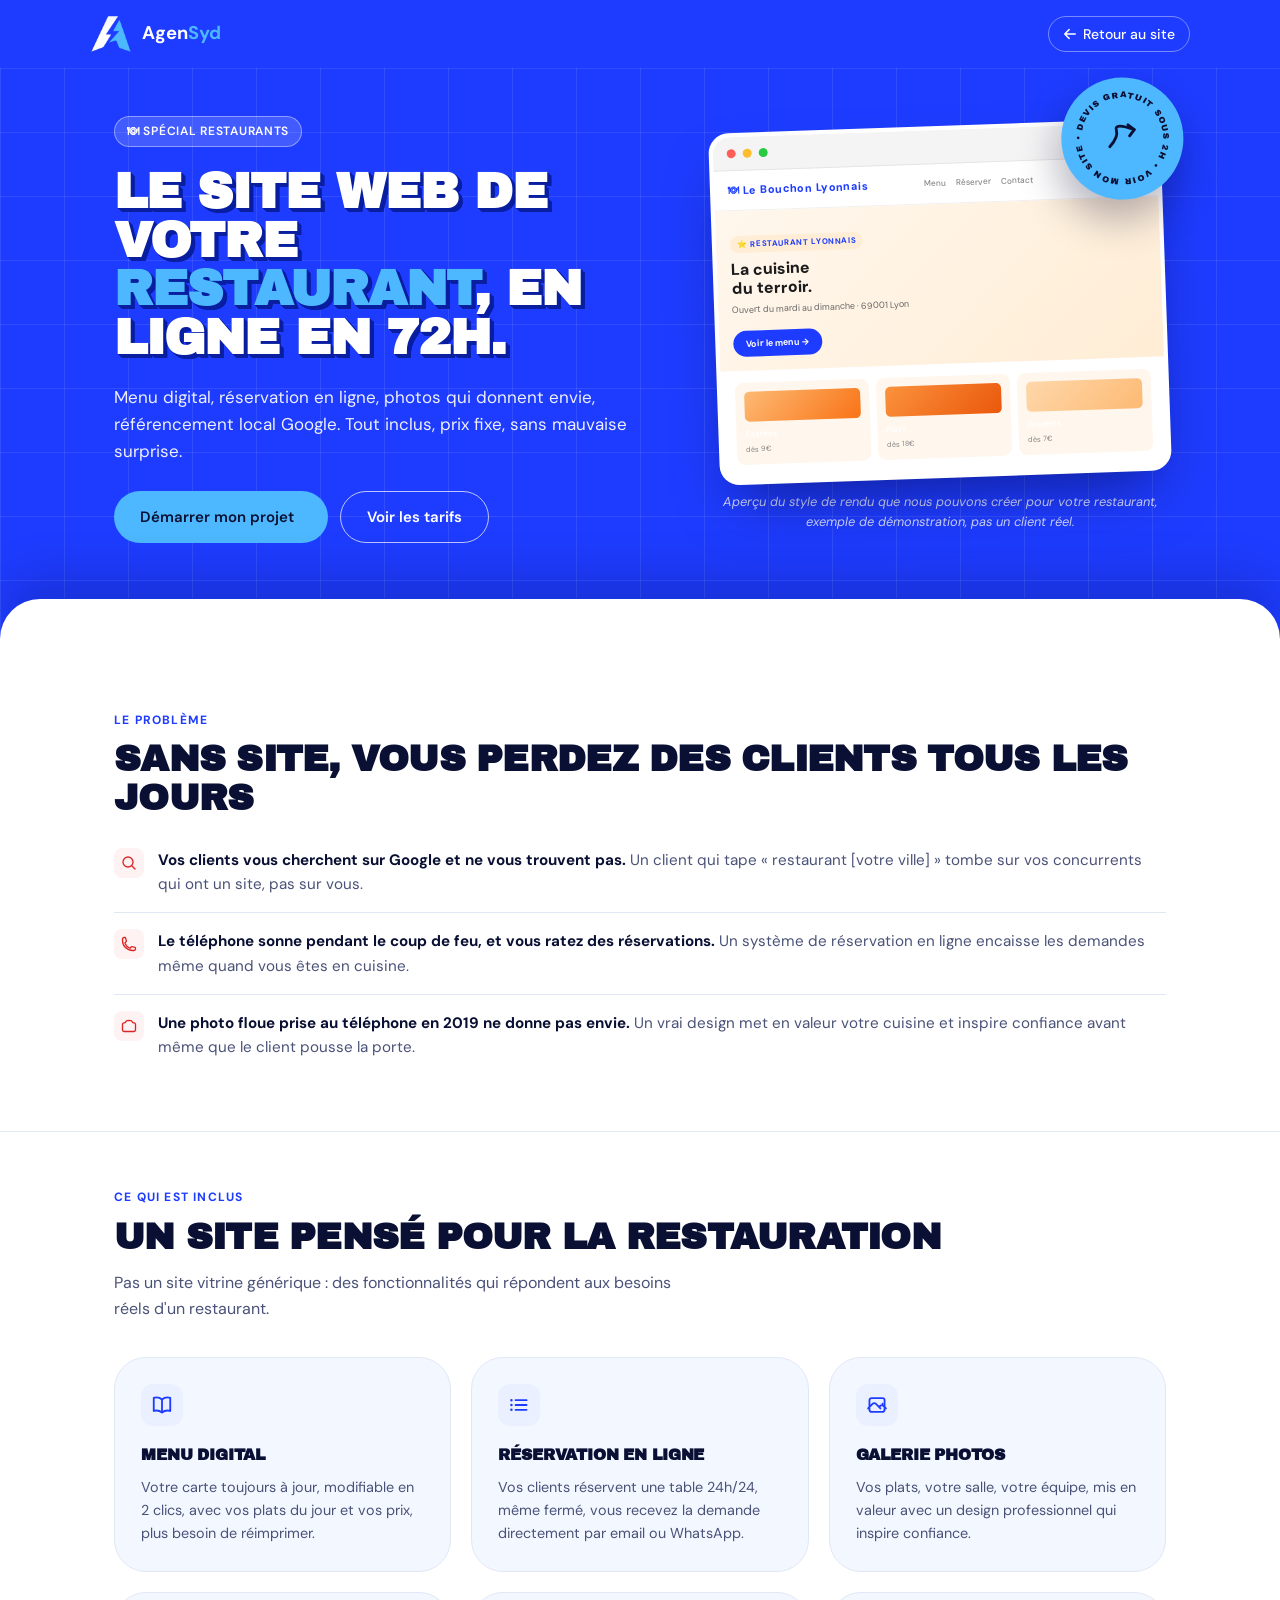
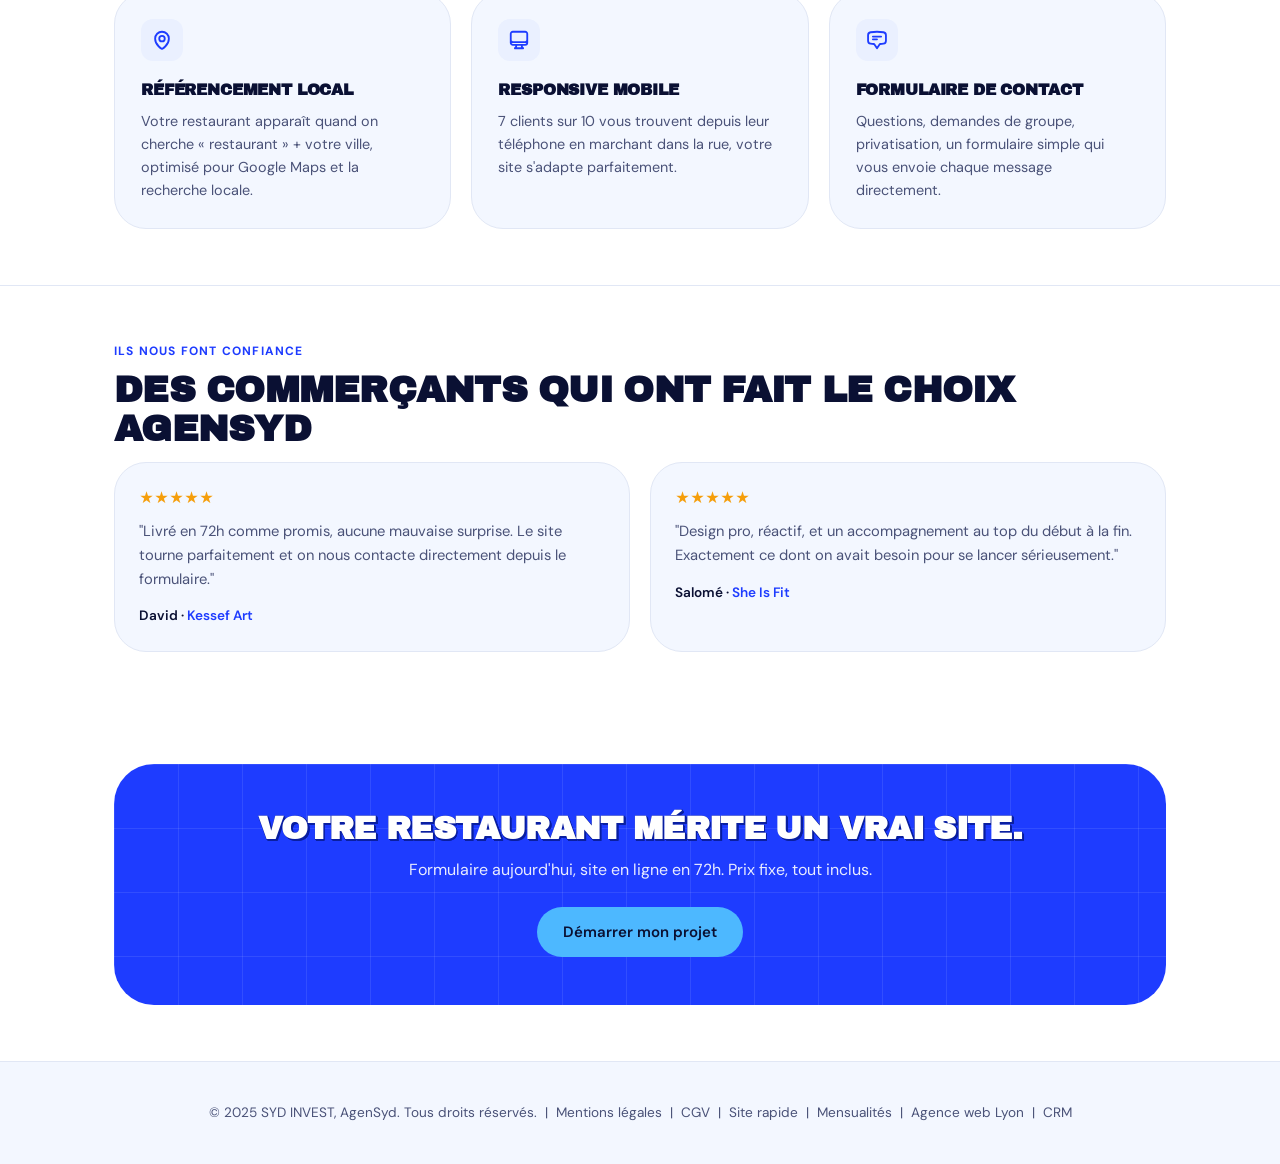
<file: restaurants.html>
<!DOCTYPE html>
<html lang="fr">
<head>
<!-- Google Tag Manager -->
<script>(function(w,d,s,l,i){w[l]=w[l]||[];w[l].push({'gtm.start':
new Date().getTime(),event:'gtm.js'});var f=d.getElementsByTagName(s)[0],
j=d.createElement(s),dl=l!='dataLayer'?'&l='+l:'';j.async=true;j.src=
'https://www.googletagmanager.com/gtm.js?id='+i+dl;f.parentNode.insertBefore(j,f);
})(window,document,'script','dataLayer','GTM-NB92428T');</script>
<!-- End Google Tag Manager -->

  <meta charset="UTF-8" />
  <meta name="viewport" content="width=device-width, initial-scale=1.0" />
  <title>Création de site web pour restaurant en 72h | AgenSyd</title>
  <meta name="description" content="AgenSyd crée le site web de votre restaurant en 72h : menu digital, réservation en ligne, photos, référencement Google. À partir de 1199€, tout inclus." />
  <meta property="og:title" content="Site web pour restaurant en 72h : AgenSyd" />
  <meta property="og:description" content="Menu digital, réservation en ligne, référencement local. Votre site de restaurant livré en 72h, à partir de 1199€." />
  <meta property="og:type" content="website" />
  <meta property="og:url" content="https://www.agensyd.fr/restaurants.html" />
  <meta property="og:image" content="https://www.agensyd.fr/og-image.jpg" />
  <meta property="og:image:width" content="1200" />
  <meta property="og:image:height" content="630" />
  <meta name="twitter:card" content="summary_large_image" />
  <link rel="canonical" href="https://www.agensyd.fr/restaurants.html" />
  <link rel="icon" type="image/png" href="favicon.png" />
  <link rel="preconnect" href="https://fonts.googleapis.com" />
  <link rel="preconnect" href="https://fonts.gstatic.com" crossorigin />
  <link href="https://fonts.googleapis.com/css2?family=DM+Sans:ital,opsz,wght@0,9..40,300;0,9..40,400;0,9..40,500;0,9..40,600;0,9..40,700;1,9..40,400&family=Inter:wght@400;500;600&family=Archivo+Black&display=swap" rel="stylesheet" />
  <script type="application/ld+json">
  {
    "@context": "https://schema.org",
    "@graph": [
      {
        "@type": "Service",
        "name": "Création de site web pour restaurant",
        "provider": { "@type": "Organization", "name": "AgenSyd", "url": "https://www.agensyd.fr/" },
        "areaServed": { "@type": "Country", "name": "France" },
        "serviceType": "Création de site vitrine pour restaurant",
        "description": "Site web sur-mesure pour restaurant livré en 72h : menu digital, réservation en ligne, galerie photos, référencement local.",
        "offers": { "@type": "Offer", "priceCurrency": "EUR", "price": "1199", "url": "https://www.agensyd.fr/#pricing" }
      },
      {
        "@type": "WebPage",
        "@id": "https://www.agensyd.fr/restaurants.html",
        "url": "https://www.agensyd.fr/restaurants.html",
        "name": "Création de site web pour restaurant en 72h | AgenSyd",
        "isPartOf": { "@type": "WebSite", "url": "https://www.agensyd.fr/", "name": "AgenSyd" },
        "inLanguage": "fr-FR"
      }
    ]
  }
  </script>
  <style>
    *, *::before, *::after { box-sizing: border-box; margin: 0; padding: 0; }
    :root {
      --electric: #1E3CFF;
      --brand: #1E3CFF; --brand-light: #4D6BFF; --brand-pale: #E8EEFF;
      --sky: #4DB8FF; --sky-light: #7AC9FF; --sky-pale: #E3F4FF;
      --gradient: #1E3CFF;
      --gradient-soft: #E8EEFF;
      --bg: #FFFFFF; --surface: #FFFFFF; --surface-2: #F3F7FF;
      --border: #E1E7F5; --border-strong: #BFD0F5;
      --text: #0A1033; --text-2: #4A5278; --text-3: #8089AD;
      --radius: 16px; --radius-sm: 10px;
      --shadow: 0 4px 16px rgba(30,60,255,.08), 0 2px 6px rgba(0,0,0,.04);
      --shadow-lg: 0 20px 60px rgba(30,60,255,.14), 0 8px 24px rgba(0,0,0,.06);
      --accent: #1E3CFF; --accent-pale: #EAF0FF; --accent-pale2: #E3F4FF;
    }
    html { scroll-behavior: smooth; font-size: 16px; }
    body { font-family: 'DM Sans', 'Inter', system-ui, sans-serif; background: var(--bg); color: var(--text); line-height: 1.6; -webkit-font-smoothing: antialiased; }
    a { text-decoration: none; color: inherit; }
    img { max-width: 100%; display: block; }
    .container { max-width: 1100px; margin: 0 auto; padding: 0 24px; }
    .btn { display: inline-flex; align-items: center; gap: 8px; padding: 13px 26px; border-radius: 100px; font-size: .9375rem; font-weight: 600; cursor: pointer; transition: all .2s cubic-bezier(.22,1,.36,1); border: none; white-space: nowrap; }
    .btn-primary { background: var(--gradient); color: #fff; box-shadow: var(--shadow); }
    .btn-primary:hover { transform: translateY(-2px); box-shadow: var(--shadow-lg); }
    .btn-ghost { background: var(--surface); color: var(--text); border: 1.5px solid var(--border); }
    .btn-ghost:hover { border-color: var(--border-strong); }

    nav { position: sticky; top: 0; z-index: 100; background: rgba(255,255,255,.92); backdrop-filter: blur(20px); border-bottom: 1px solid var(--border); padding: 0 24px; }
    .nav-inner { max-width: 1100px; margin: 0 auto; display: flex; align-items: center; justify-content: space-between; height: 68px; }
    .nav-logo { display: flex; align-items: center; gap: 10px; font-weight: 700; font-size: 1.15rem; color: var(--text); }
    .nav-logo img { width: 42px; height: 42px; object-fit: contain; }
    .logo-syd { background: var(--gradient); -webkit-background-clip: text; -webkit-text-fill-color: transparent; background-clip: text; }
    .nav-back { display: inline-flex; align-items: center; gap: 6px; font-size: .875rem; font-weight: 500; color: var(--text-2); }
    .nav-back:hover { color: var(--brand); }
    .nav-back svg { width: 14px; height: 14px; }

    .hero { padding: 64px 0 40px; }
    .hero-grid { display: grid; grid-template-columns: 1.1fr .9fr; gap: 48px; align-items: center; }
    .badge { display: inline-flex; align-items: center; gap: 6px; background: var(--accent-pale2); border: 1px solid #FDBA74; color: var(--accent); font-size: .75rem; font-weight: 600; letter-spacing: .06em; text-transform: uppercase; padding: 5px 12px; border-radius: 100px; margin-bottom: 18px; }
    h1 { font-size: clamp(2rem, 4.2vw, 2.9rem); font-weight: 800; line-height: 1.12; margin-bottom: 18px; }
    h1 .hl { background: var(--gradient); -webkit-background-clip: text; -webkit-text-fill-color: transparent; background-clip: text; }
    .hero-sub { font-size: 1.0625rem; color: var(--text-2); max-width: 520px; margin-bottom: 26px; }
    .hero-actions { display: flex; gap: 12px; flex-wrap: wrap; }

    /* Mockup preview reused from homepage style */
    .mockup-wrapper { position: relative; border-radius: 20px; background: var(--gradient); padding: 3px; box-shadow: var(--shadow-lg); }
    .mockup-inner { background: #fff; border-radius: 18px; overflow: hidden; }
    .mockup-bar { background: #F4F4F5; height: 34px; display: flex; align-items: center; padding: 0 14px; gap: 7px; border-bottom: 1px solid #E6E6E6; }
    .mockup-dot { width: 9px; height: 9px; border-radius: 50%; }
    .mockup-viewport { padding: 0; }
    .ms-nav { display: flex; align-items: center; justify-content: space-between; padding: 10px 14px; border-bottom: 1px solid #f0f0f0; }
    .ms-logo { font-size: .68rem; font-weight: 800; letter-spacing: .04em; color: var(--accent); }
    .ms-nav-links { display: flex; gap: 10px; }
    .ms-nav-links span { font-size: .52rem; color: #888; font-weight: 500; }
    .ms-cta-sm { font-size: .52rem; font-weight: 700; color: #fff; padding: 3px 8px; border-radius: 20px; background: var(--accent); }
    .ms-hero { padding: 18px 14px 14px; background: linear-gradient(135deg,#FFF7ED,#FFEDD5); }
    .ms-tag { display: inline-block; font-size: .5rem; font-weight: 700; letter-spacing: .08em; text-transform: uppercase; padding: 2px 7px; border-radius: 20px; margin-bottom: 7px; background: #FFEDD5; color: var(--accent); }
    .ms-title { font-size: 1rem; font-weight: 800; line-height: 1.2; margin-bottom: 6px; color: #1C1C1E; }
    .ms-sub { font-size: .56rem; color: #666; line-height: 1.5; margin-bottom: 11px; }
    .ms-btn { display: inline-block; font-size: .56rem; font-weight: 700; color: #fff; padding: 6px 13px; border-radius: 20px; background: var(--accent); }
    .ms-cards { display: grid; grid-template-columns: 1fr 1fr 1fr; gap: 7px; padding: 12px 14px 16px; }
    .ms-card { border-radius: 8px; padding: 9px; font-size: .5rem; font-weight: 600; background: #FFF7ED; }
    .ms-card-img { height: 30px; border-radius: 5px; margin-bottom: 6px; }
    .ms-card-label { font-size: .46rem; color: #888; margin-top: 3px; font-weight: 400; }
    .mockup-caption { text-align: center; font-size: .8rem; color: var(--text-3); margin-top: 14px; font-style: italic; }

    section { padding: 56px 0; }
    .section-label { font-size: .75rem; font-weight: 700; letter-spacing: .1em; text-transform: uppercase; color: var(--accent); margin-bottom: 10px; }
    .section-title { font-size: clamp(1.6rem, 3.4vw, 2.2rem); font-weight: 700; line-height: 1.2; margin-bottom: 14px; }
    .section-sub { font-size: 1rem; color: var(--text-2); max-width: 560px; margin-bottom: 36px; }

    .grid-3 { display: grid; grid-template-columns: repeat(3, 1fr); gap: 20px; }
    .card { background: var(--surface); border: 1px solid var(--border); border-radius: var(--radius); padding: 26px; }
    .card-icon { width: 42px; height: 42px; border-radius: 12px; background: var(--accent-pale); display: flex; align-items: center; justify-content: center; margin-bottom: 16px; color: var(--accent); }
    .card-icon svg { width: 22px; height: 22px; }
    .card h3 { font-size: 1.05rem; font-weight: 700; margin-bottom: 8px; }
    .card p { font-size: .9rem; color: var(--text-2); line-height: 1.6; }

    .pain-item { display: flex; gap: 14px; align-items: flex-start; padding: 16px 0; border-bottom: 1px solid var(--border); }
    .pain-item:last-child { border-bottom: none; }
    .pain-icon { flex-shrink: 0; width: 30px; height: 30px; border-radius: 8px; background: #FEF2F2; color: #DC2626; display: flex; align-items: center; justify-content: center; }
    .pain-icon svg { width: 16px; height: 16px; }
    .pain-item p { font-size: .95rem; color: var(--text-2); }
    .pain-item strong { color: var(--text); }

    .cta-band { background: var(--gradient); border-radius: 24px; padding: 48px 40px; text-align: center; color: #fff; }
    .cta-band h2 { font-size: clamp(1.5rem, 3vw, 2rem); font-weight: 800; margin-bottom: 12px; }
    .cta-band p { opacity: .9; margin-bottom: 24px; font-size: 1rem; }
    .cta-band .btn-primary { background: #fff; color: var(--brand); box-shadow: none; }
    .cta-band .btn-primary:hover { transform: translateY(-2px); }

    .testi-grid { display: grid; grid-template-columns: 1fr 1fr; gap: 20px; }
    .testi-card { background: var(--surface); border: 1px solid var(--border); border-radius: var(--radius); padding: 24px; }
    .testi-card .stars { color: #F59E0B; font-size: .9rem; margin-bottom: 10px; }
    .testi-card p.quote { font-size: .92rem; color: var(--text-2); margin-bottom: 14px; line-height: 1.6; }
    .testi-author { font-size: .85rem; font-weight: 600; }
    .testi-author a { color: var(--brand); }

    footer { background: var(--text); color: rgba(255,255,255,.6); padding: 40px 24px; text-align: center; font-size: .85rem; }
    footer a { color: rgba(255,255,255,.7); }
    footer a:hover { color: #fff; }

    @media (max-width: 860px) {
      .hero-grid { grid-template-columns: 1fr; }
      .grid-3 { grid-template-columns: 1fr; }
      .testi-grid { grid-template-columns: 1fr; }
    }

    /* ─── Thème clair : bleu électrique et bleu clair ─── */
    .btn-primary { background: #1E3CFF; color: #fff; box-shadow: none; }
    .btn-primary:hover { background: #0F2BE0; color: #fff; box-shadow: none; }
    .btn-ghost { background: transparent; color: #1E3CFF; border-color: #1E3CFF; }
    .btn-ghost:hover { background: #1E3CFF; border-color: #1E3CFF; color: #fff; }
    .logo-syd { background: linear-gradient(90deg, #1E3CFF 0%, #4DB8FF 100%); -webkit-background-clip: text; background-clip: text; -webkit-text-fill-color: transparent; color: transparent; }
    footer { background: var(--surface-2); color: var(--text-2); border-top: 1px solid var(--border); }
    footer a { color: var(--text-2); }
    footer a:hover { color: var(--brand); }
    h1 .hl { background: none; -webkit-text-fill-color: #1E3CFF; color: #1E3CFF; }
    .cta-band { background: #1E3CFF; }
    .cta-band .btn-primary { background: #4DB8FF; color: #0A1033; }
    .cta-band .btn-primary:hover { background: #7AC9FF; color: #0A1033; }

    /* ─── Langage visuel : hero bleu, relief, verre ─── */
    .hx-grid { position: absolute; inset: 0; pointer-events: none; z-index: 0;
      background-image: linear-gradient(to right, rgba(255,255,255,.09) 1px, transparent 1px), linear-gradient(to bottom, rgba(255,255,255,.09) 1px, transparent 1px);
      background-size: 4rem 4rem; }
    .hx-card { position: absolute; z-index: 30; animation: hx-float 5s ease-in-out infinite; }
    .hx-glass { width: 11rem; aspect-ratio: 3 / 3.2; background: rgba(255,255,255,.18); -webkit-backdrop-filter: blur(10px); backdrop-filter: blur(10px);
      border: 1px solid rgba(255,255,255,.4); border-radius: 2rem; padding: 1rem; display: flex; flex-direction: column; align-items: center; justify-content: center;
      box-shadow: 0 25px 50px -12px rgba(0,0,40,.35); transition: transform .5s; text-align: center; color: #fff; }
    .hx-glass:hover { transform: rotate(0deg) !important; }
    .hx-big { font-family: 'Archivo Black', 'Arial Black', Impact, sans-serif; font-size: 2.3rem; line-height: 1; color: #fff; text-shadow: 0.03rem 0.03rem 0 #0A1FA0, 0.06rem 0.06rem 0 #0A1FA0, 0.09rem 0.09rem 0 #0A1FA0, 0.12rem 0.12rem 0 #0A1FA0, 0.15rem 0.15rem 0 #0A1FA0, 0.18rem 0.18rem 0 #0A1FA0, 0.21rem 0.21rem 0 #0A1FA0; margin-bottom: .6rem; }
    .hx-n { font-weight: 700; font-size: 1rem; color: #fff; margin: 0; }
    .hx-m { font-size: .72rem; color: rgba(255,255,255,.85); margin: .3rem 0 0; }
    @keyframes hx-float { 0%, 100% { translate: 0 0; } 50% { translate: 0 -14px; } }
    @keyframes hx-spin { to { transform: rotate(360deg); } }
    .hx-badge { position: absolute; z-index: 40; width: 7.6rem; height: 7.6rem; border-radius: 50%; background: #4DB8FF; color: #0A1033;
      display: flex; align-items: center; justify-content: center; transform: rotate(12deg); box-shadow: 0 20px 40px rgba(0,0,40,.3); transition: transform .25s; }
    .hx-badge:hover { transform: rotate(12deg) scale(1.06); }
    .hx-badge .ring { position: absolute; inset: 4px; animation: hx-spin 10s linear infinite; }
    .hx-badge .ring svg { width: 100%; height: 100%; }
    .hx-badge .ring text { font-family: 'Archivo Black', 'Arial Black', Impact, sans-serif; font-size: 7.4px; letter-spacing: .06em; fill: #0A1033; text-transform: uppercase; }
    .hx-badge .go { width: 2.2rem; height: 2.2rem; stroke: #0A1033; fill: none; stroke-width: 8; stroke-linecap: round; stroke-linejoin: round; overflow: visible; position: relative; }
    @media (prefers-reduced-motion: reduce) { .hx-card, .hx-badge .ring { animation: none; } }

    /* ─── Sous-pages : même langage que l'accueil ─── */
    nav { background: #1E3CFF; border-bottom: none; -webkit-backdrop-filter: none; backdrop-filter: none; }
    .nav-logo { color: #fff; }
    .logo-syd { background: none; -webkit-text-fill-color: #4DB8FF; color: #4DB8FF; }
    .nav-back { color: #fff; border: 1px solid rgba(255,255,255,.4); border-radius: 999px; padding: 6px 14px; }
    .nav-back:hover { background: rgba(255,255,255,.14); color: #fff; }
    .hero { position: relative; background: #1E3CFF; color: #fff; overflow: hidden; padding: 48px 0 0; }
    .hero > .container { position: relative; z-index: 2; }
    .hero::after { content: ''; display: block; position: relative; z-index: 3; height: 56px; margin-top: 56px; background: #fff; border-radius: 2.5rem 2.5rem 0 0; box-shadow: 0 -20px 50px rgba(0,0,40,.2); }
    .hero h1 { font-family: 'Archivo Black', 'Arial Black', Impact, sans-serif; font-weight: 900; text-transform: uppercase; letter-spacing: -.02em; line-height: .98; color: #fff; font-size: clamp(1.8rem, 4.1vw, 3.1rem); text-shadow: 0.0058em 0.0058em 0 #0A1FA0, 0.0116em 0.0116em 0 #0A1FA0, 0.0174em 0.0174em 0 #0A1FA0, 0.0232em 0.0232em 0 #0A1FA0, 0.029em 0.029em 0 #0A1FA0, 0.0348em 0.0348em 0 #0A1FA0, 0.0406em 0.0406em 0 #0A1FA0, 0.0464em 0.0464em 0 #0A1FA0, 0.0522em 0.0522em 0 #0A1FA0, 0.058em 0.058em 0 #0A1FA0, 0.0638em 0.0638em 0 #0A1FA0, 0.0696em 0.0696em 0 #0A1FA0, 0.0754em 0.0754em 0 #0A1FA0, 0.0812em 0.0812em 0 #0A1FA0; margin-bottom: 22px; }
    .hero h1 .hl { background: none; -webkit-text-fill-color: #4DB8FF; color: #4DB8FF; }
    .hero .badge { background: rgba(255,255,255,.16); border: 1px solid rgba(255,255,255,.4); color: #fff; margin-bottom: 20px; }
    .hero .hero-sub { color: rgba(255,255,255,.92); }
    .hero .btn-primary { background: #4DB8FF; color: #0A1033; box-shadow: none; }
    .hero .btn-primary:hover { background: #7AC9FF; color: #0A1033; }
    .hero .btn-ghost { background: transparent; color: #fff; border-color: rgba(255,255,255,.7); }
    .hero .btn-ghost:hover { background: rgba(255,255,255,.14); border-color: #fff; color: #fff; }
    .hero .mockup-wrapper { background: #fff; padding: 4px; box-shadow: 0 30px 60px -20px rgba(0,0,40,.5); transform: rotate(-2deg); animation: hx-float 6s ease-in-out infinite; }
    .hero .mockup-caption { color: rgba(255,255,255,.8); }
    .hero .hx-badge-sub { top: -2.6rem; right: -1.4rem; }
    .hx-cards-col { position: relative; min-height: 20rem; }
    .hx-cards-col .hx-card:nth-child(1) { top: 0; left: 6%; }
    .hx-cards-col .hx-card:nth-child(1) .hx-glass { transform: rotate(-10deg); }
    .hx-cards-col .hx-card:nth-child(2) { bottom: 0; right: 4%; animation-duration: 6s; animation-delay: 1s; }
    .hx-cards-col .hx-card:nth-child(2) .hx-glass { transform: rotate(10deg); }
    .hx-cards-col .hx-badge { bottom: -1rem; left: 0; }
    h2, .section-title { font-family: 'Archivo Black', 'Arial Black', Impact, sans-serif; font-weight: 900; text-transform: uppercase; letter-spacing: -.02em; line-height: 1.05; }
    .section-title { font-size: clamp(1.5rem, 3.2vw, 2.3rem); }
    .card h3, .step h3 { font-family: 'Archivo Black', 'Arial Black', Impact, sans-serif; font-weight: 900; text-transform: uppercase; font-size: .98rem; letter-spacing: -.01em; }
    .card, .testi-card { border-radius: 2rem; background: #F3F7FF; border-color: #E1E7F5; }
    .cta-band { position: relative; overflow: hidden; border-radius: 2.5rem; background-color: #1E3CFF;
      background-image: linear-gradient(to right, rgba(255,255,255,.09) 1px, transparent 1px), linear-gradient(to bottom, rgba(255,255,255,.09) 1px, transparent 1px); background-size: 4rem 4rem; }
    .cta-band h2 { text-shadow: 0.012rem 0.012rem 0 #0A1FA0, 0.024rem 0.024rem 0 #0A1FA0, 0.036rem 0.036rem 0 #0A1FA0, 0.048rem 0.048rem 0 #0A1FA0, 0.06rem 0.06rem 0 #0A1FA0, 0.072rem 0.072rem 0 #0A1FA0, 0.084rem 0.084rem 0 #0A1FA0, 0.096rem 0.096rem 0 #0A1FA0, 0.108rem 0.108rem 0 #0A1FA0; }
    @media (max-width: 860px) {
      .hx-cards-col { min-height: 0; display: flex; gap: 14px; justify-content: center; align-items: center; flex-wrap: wrap; padding-top: 12px; }
      .hx-cards-col .hx-card, .hx-cards-col .hx-badge { position: static; }
      .hx-glass { width: 8.4rem; padding: .7rem; border-radius: 1.5rem; } .hx-big { font-size: 1.6rem; }
      .hero .hx-badge-sub { top: -2rem; right: -.4rem; width: 5.6rem; height: 5.6rem; }
      .hx-cards-col .hx-badge { width: 6rem; height: 6rem; }
    }
</style>
</head>
<body>
<!-- Google Tag Manager (noscript) -->
<noscript><iframe src="https://www.googletagmanager.com/ns.html?id=GTM-NB92428T"
height="0" width="0" style="display:none;visibility:hidden"></iframe></noscript>
<!-- End Google Tag Manager (noscript) -->


<nav>
  <div class="nav-inner">
    <a href="index.html" class="nav-logo">
      <img src="logo-icon-onblue.png" alt="AgenSyd" />
      <span>Agen<span class="logo-syd">Syd</span></span>
    </a>
    <a href="index.html" class="nav-back">
      <svg xmlns="http://www.w3.org/2000/svg" fill="none" viewBox="0 0 24 24" stroke="currentColor" stroke-width="2.5"><path stroke-linecap="round" stroke-linejoin="round" d="M10.5 19.5 3 12m0 0 7.5-7.5M3 12h18"/></svg>
      Retour au site
    </a>
  </div>
</nav>

<header class="hero">
  <div class="hx-grid" aria-hidden="true"></div>
  <div class="container hero-grid">
    <div>
      <span class="badge">🍽 Spécial restaurants</span>
      <h1>Le site web de votre <span class="hl">restaurant</span>, en ligne en 72h.</h1>
      <p class="hero-sub">Menu digital, réservation en ligne, photos qui donnent envie, référencement local Google. Tout inclus, prix fixe, sans mauvaise surprise.</p>
      <div class="hero-actions">
        <a href="index.html#contact" class="btn btn-primary">
          Démarrer mon projet
          <svg xmlns="http://www.w3.org/2000/svg" fill="none" viewBox="0 0 24 24" stroke="currentColor" stroke-width="2.5"><path stroke-linecap="round" stroke-linejoin="round" d="M13.5 4.5 21 12m0 0-7.5 7.5M21 12H3"/></svg>
        </a>
        <a href="index.html#pricing" class="btn btn-ghost">Voir les tarifs</a>
      </div>
    </div>
    <div>
      <div class="mockup-wrapper">
<a class="hx-badge hx-badge-sub" href="index.html#contact" aria-label="Devis gratuit sous 2 heures, démarrer mon projet"><div class="ring" aria-hidden="true"><svg viewBox="0 0 100 100"><path id="hxCircle" d="M 50, 50 m -36, 0 a 36,36 0 1,1 72,0 a 36,36 0 1,1 -72,0" fill="none"/><text><textPath href="#hxCircle" startOffset="0%" textLength="222" lengthAdjust="spacing">Devis gratuit sous 2h • Voir mon site •</textPath></text></svg></div><svg class="go" viewBox="0 0 100 100" aria-hidden="true"><path d="M20,80 Q 40,50 30,30 T 80,20"/><path d="M60,10 L80,20 L70,40"/></svg></a>
        <div class="mockup-inner">
          <div class="mockup-bar">
            <div class="mockup-dot" style="background:#FF5F57"></div>
            <div class="mockup-dot" style="background:#FFBD2E"></div>
            <div class="mockup-dot" style="background:#28CA41"></div>
          </div>
          <div class="mockup-viewport">
            <div class="ms-nav">
              <div class="ms-logo">🍽 Le Bouchon Lyonnais</div>
              <div class="ms-nav-links"><span>Menu</span><span>Réserver</span><span>Contact</span></div>
              <div class="ms-cta-sm">Réserver</div>
            </div>
            <div class="ms-hero">
              <div class="ms-tag">⭐ Restaurant lyonnais</div>
              <div class="ms-title">La cuisine<br>du terroir.</div>
              <div class="ms-sub">Ouvert du mardi au dimanche · 69001 Lyon</div>
              <div class="ms-btn">Voir le menu →</div>
            </div>
            <div class="ms-cards">
              <div class="ms-card"><div class="ms-card-img" style="background:linear-gradient(135deg,#FDBA74,#F97316);"></div><div>Entrées</div><div class="ms-card-label">dès 9€</div></div>
              <div class="ms-card"><div class="ms-card-img" style="background:linear-gradient(135deg,#FB923C,#EA580C);"></div><div>Plats</div><div class="ms-card-label">dès 18€</div></div>
              <div class="ms-card"><div class="ms-card-img" style="background:linear-gradient(135deg,#FED7AA,#FDBA74);"></div><div>Desserts</div><div class="ms-card-label">dès 7€</div></div>
            </div>
          </div>
        </div>
      </div>
      <p class="mockup-caption">Aperçu du style de rendu que nous pouvons créer pour votre restaurant, exemple de démonstration, pas un client réel.</p>
    </div>
  </div>
</header>

<section>
  <div class="container">
    <p class="section-label">Le problème</p>
    <h2 class="section-title">Sans site, vous perdez des clients tous les jours</h2>
    <div class="pain-item">
      <div class="pain-icon"><svg xmlns="http://www.w3.org/2000/svg" fill="none" viewBox="0 0 24 24" stroke="currentColor" stroke-width="2"><path stroke-linecap="round" stroke-linejoin="round" d="M21 21l-5.197-5.197m0 0A7.5 7.5 0 105.196 5.196a7.5 7.5 0 0010.607 10.607z"/></svg></div>
      <p><strong>Vos clients vous cherchent sur Google et ne vous trouvent pas.</strong> Un client qui tape « restaurant [votre ville] » tombe sur vos concurrents qui ont un site, pas sur vous.</p>
    </div>
    <div class="pain-item">
      <div class="pain-icon"><svg xmlns="http://www.w3.org/2000/svg" fill="none" viewBox="0 0 24 24" stroke="currentColor" stroke-width="2"><path stroke-linecap="round" stroke-linejoin="round" d="M2.25 6.75c0 8.284 6.716 15 15 15h2.25a2.25 2.25 0 002.25-2.25v-1.372c0-.516-.351-.966-.852-1.09l-4.423-1.106c-.44-.11-.902.055-1.173.417l-.97 1.293c-.282.376-.769.542-1.21.38a12.035 12.035 0 01-7.143-7.143c-.162-.441.004-.928.38-1.21l1.293-.97c.362-.271.527-.734.417-1.173L6.963 3.102a1.125 1.125 0 00-1.091-.852H4.5A2.25 2.25 0 002.25 4.5v2.25z"/></svg></div>
      <p><strong>Le téléphone sonne pendant le coup de feu, et vous ratez des réservations.</strong> Un système de réservation en ligne encaisse les demandes même quand vous êtes en cuisine.</p>
    </div>
    <div class="pain-item">
      <div class="pain-icon"><svg xmlns="http://www.w3.org/2000/svg" fill="none" viewBox="0 0 24 24" stroke="currentColor" stroke-width="2"><path stroke-linecap="round" stroke-linejoin="round" d="M6.827 6.175A2.31 2.31 0 015.186 7.23c-.38.054-.757.112-1.134.175C2.999 7.58 2.25 8.507 2.25 9.574V18a2.25 2.25 0 002.25 2.25h15A2.25 2.25 0 0021.75 18V9.574c0-1.067-.75-1.994-1.802-2.169a47.865 47.865 0 00-1.134-.175 2.31 2.31 0 01-1.64-1.055l-.822-1.316a2.192 2.192 0 00-1.736-1.039 48.774 48.774 0 00-5.232 0 2.192 2.192 0 00-1.736 1.039l-.821 1.316z"/></svg></div>
      <p><strong>Une photo floue prise au téléphone en 2019 ne donne pas envie.</strong> Un vrai design met en valeur votre cuisine et inspire confiance avant même que le client pousse la porte.</p>
    </div>
  </div>
</section>

<section style="background: var(--surface); border-top: 1px solid var(--border); border-bottom: 1px solid var(--border);">
  <div class="container">
    <p class="section-label">Ce qui est inclus</p>
    <h2 class="section-title">Un site pensé pour la restauration</h2>
    <p class="section-sub">Pas un site vitrine générique : des fonctionnalités qui répondent aux besoins réels d'un restaurant.</p>
    <div class="grid-3">
      <div class="card">
        <div class="card-icon"><svg xmlns="http://www.w3.org/2000/svg" fill="none" viewBox="0 0 24 24" stroke="currentColor" stroke-width="2"><path stroke-linecap="round" stroke-linejoin="round" d="M12 6.042A8.967 8.967 0 006 3.75c-1.052 0-2.062.18-3 .512v14.25A8.987 8.987 0 016 18c2.305 0 4.408.867 6 2.292m0-14.25a8.966 8.966 0 016-2.292c1.052 0 2.062.18 3 .512v14.25A8.987 8.987 0 0018 18a8.967 8.967 0 00-6 2.292m0-14.25v14.25"/></svg></div>
        <h3>Menu digital</h3>
        <p>Votre carte toujours à jour, modifiable en 2 clics, avec vos plats du jour et vos prix, plus besoin de réimprimer.</p>
      </div>
      <div class="card">
        <div class="card-icon"><svg xmlns="http://www.w3.org/2000/svg" fill="none" viewBox="0 0 24 24" stroke="currentColor" stroke-width="2"><path stroke-linecap="round" stroke-linejoin="round" d="M8.25 6.75h12M8.25 12h12m-12 5.25h12M3.75 6.75h.007v.008H3.75V6.75zm.375 0a.375.375 0 11-.75 0 .375.375 0 01.75 0zM3.75 12h.007v.008H3.75V12zm.375 0a.375.375 0 11-.75 0 .375.375 0 01.75 0zm-.375 5.25h.007v.008H3.75v-.008zm.375 0a.375.375 0 11-.75 0 .375.375 0 01.75 0z"/></svg></div>
        <h3>Réservation en ligne</h3>
        <p>Vos clients réservent une table 24h/24, même fermé, vous recevez la demande directement par email ou WhatsApp.</p>
      </div>
      <div class="card">
        <div class="card-icon"><svg xmlns="http://www.w3.org/2000/svg" fill="none" viewBox="0 0 24 24" stroke="currentColor" stroke-width="2"><path stroke-linecap="round" stroke-linejoin="round" d="M2.25 15.75l5.159-5.159a2.25 2.25 0 013.182 0l5.159 5.159m-1.5-1.5l1.409-1.409a2.25 2.25 0 013.182 0l2.909 2.909M18 10.5h.008v.008H18V10.5zm-12 9h12a2.25 2.25 0 002.25-2.25V6.75A2.25 2.25 0 0018 4.5H6a2.25 2.25 0 00-2.25 2.25v10.5A2.25 2.25 0 006 19.5z"/></svg></div>
        <h3>Galerie photos</h3>
        <p>Vos plats, votre salle, votre équipe, mis en valeur avec un design professionnel qui inspire confiance.</p>
      </div>
      <div class="card">
        <div class="card-icon"><svg xmlns="http://www.w3.org/2000/svg" fill="none" viewBox="0 0 24 24" stroke="currentColor" stroke-width="2"><path stroke-linecap="round" stroke-linejoin="round" d="M15 10.5a3 3 0 11-6 0 3 3 0 016 0z"/><path stroke-linecap="round" stroke-linejoin="round" d="M19.5 10.5c0 7.142-7.5 11.25-7.5 11.25S4.5 17.642 4.5 10.5a7.5 7.5 0 1115 0z"/></svg></div>
        <h3>Référencement local</h3>
        <p>Votre restaurant apparaît quand on cherche « restaurant » + votre ville, optimisé pour Google Maps et la recherche locale.</p>
      </div>
      <div class="card">
        <div class="card-icon"><svg xmlns="http://www.w3.org/2000/svg" fill="none" viewBox="0 0 24 24" stroke="currentColor" stroke-width="2"><path stroke-linecap="round" stroke-linejoin="round" d="M9 17.25v1.007a3 3 0 01-.879 2.122L7.5 21h9l-.621-.621A3 3 0 0115 18.257V17.25m6-12V15a2.25 2.25 0 01-2.25 2.25H5.25A2.25 2.25 0 013 15V5.25m18 0A2.25 2.25 0 0018.75 3H5.25A2.25 2.25 0 003 5.25m18 0V12a2.25 2.25 0 01-2.25 2.25H5.25A2.25 2.25 0 013 12V5.25"/></svg></div>
        <h3>Responsive mobile</h3>
        <p>7 clients sur 10 vous trouvent depuis leur téléphone en marchant dans la rue, votre site s'adapte parfaitement.</p>
      </div>
      <div class="card">
        <div class="card-icon"><svg xmlns="http://www.w3.org/2000/svg" fill="none" viewBox="0 0 24 24" stroke="currentColor" stroke-width="2"><path stroke-linecap="round" stroke-linejoin="round" d="M7.5 8.25h9m-9 3H12m-9.75 1.51c0 1.6 1.123 2.994 2.707 3.227 1.129.166 2.27.293 3.423.379.35.026.67.21.865.501L12 21l2.755-4.133a1.14 1.14 0 01.865-.501 48.172 48.172 0 003.423-.379c1.584-.233 2.707-1.626 2.707-3.228V6.741c0-1.602-1.123-2.995-2.707-3.228A48.394 48.394 0 0012 3c-2.392 0-4.744.175-7.043.513C3.373 3.746 2.25 5.14 2.25 6.741v6.018z"/></svg></div>
        <h3>Formulaire de contact</h3>
        <p>Questions, demandes de groupe, privatisation, un formulaire simple qui vous envoie chaque message directement.</p>
      </div>
    </div>
  </div>
</section>

<section>
  <div class="container">
    <p class="section-label">Ils nous font confiance</p>
    <h2 class="section-title">Des commerçants qui ont fait le choix AgenSyd</h2>
    <div class="testi-grid">
      <div class="testi-card">
        <div class="stars">★★★★★</div>
        <p class="quote">"Livré en 72h comme promis, aucune mauvaise surprise. Le site tourne parfaitement et on nous contacte directement depuis le formulaire."</p>
        <p class="testi-author">David · <a href="https://www.kessefart.com/" target="_blank" rel="noopener">Kessef Art</a></p>
      </div>
      <div class="testi-card">
        <div class="stars">★★★★★</div>
        <p class="quote">"Design pro, réactif, et un accompagnement au top du début à la fin. Exactement ce dont on avait besoin pour se lancer sérieusement."</p>
        <p class="testi-author">Salomé · <a href="https://www.sheisfit.fr/" target="_blank" rel="noopener">She Is Fit</a></p>
      </div>
    </div>
  </div>
</section>

<section>
  <div class="container">
    <div class="cta-band">
      <h2>Votre restaurant mérite un vrai site.</h2>
      <p>Formulaire aujourd'hui, site en ligne en 72h. Prix fixe, tout inclus.</p>
      <a href="index.html#contact" class="btn btn-primary">Démarrer mon projet</a>
    </div>
  </div>
</section>

<footer>
  <p>© 2025 SYD INVEST, AgenSyd. Tous droits réservés. &nbsp;|&nbsp; <a href="mentions-legales.html">Mentions légales</a> &nbsp;|&nbsp; <a href="cgu.html">CGV</a> &nbsp;|&nbsp; <a href="site-web-rapide.html">Site rapide</a> &nbsp;|&nbsp; <a href="abonnement-site-web.html">Mensualités</a> &nbsp;|&nbsp; <a href="agence-web-lyon.html">Agence web Lyon</a> &nbsp;|&nbsp; <a href="crm.html">CRM</a></p>
</footer>

</body>
</html>
</file>
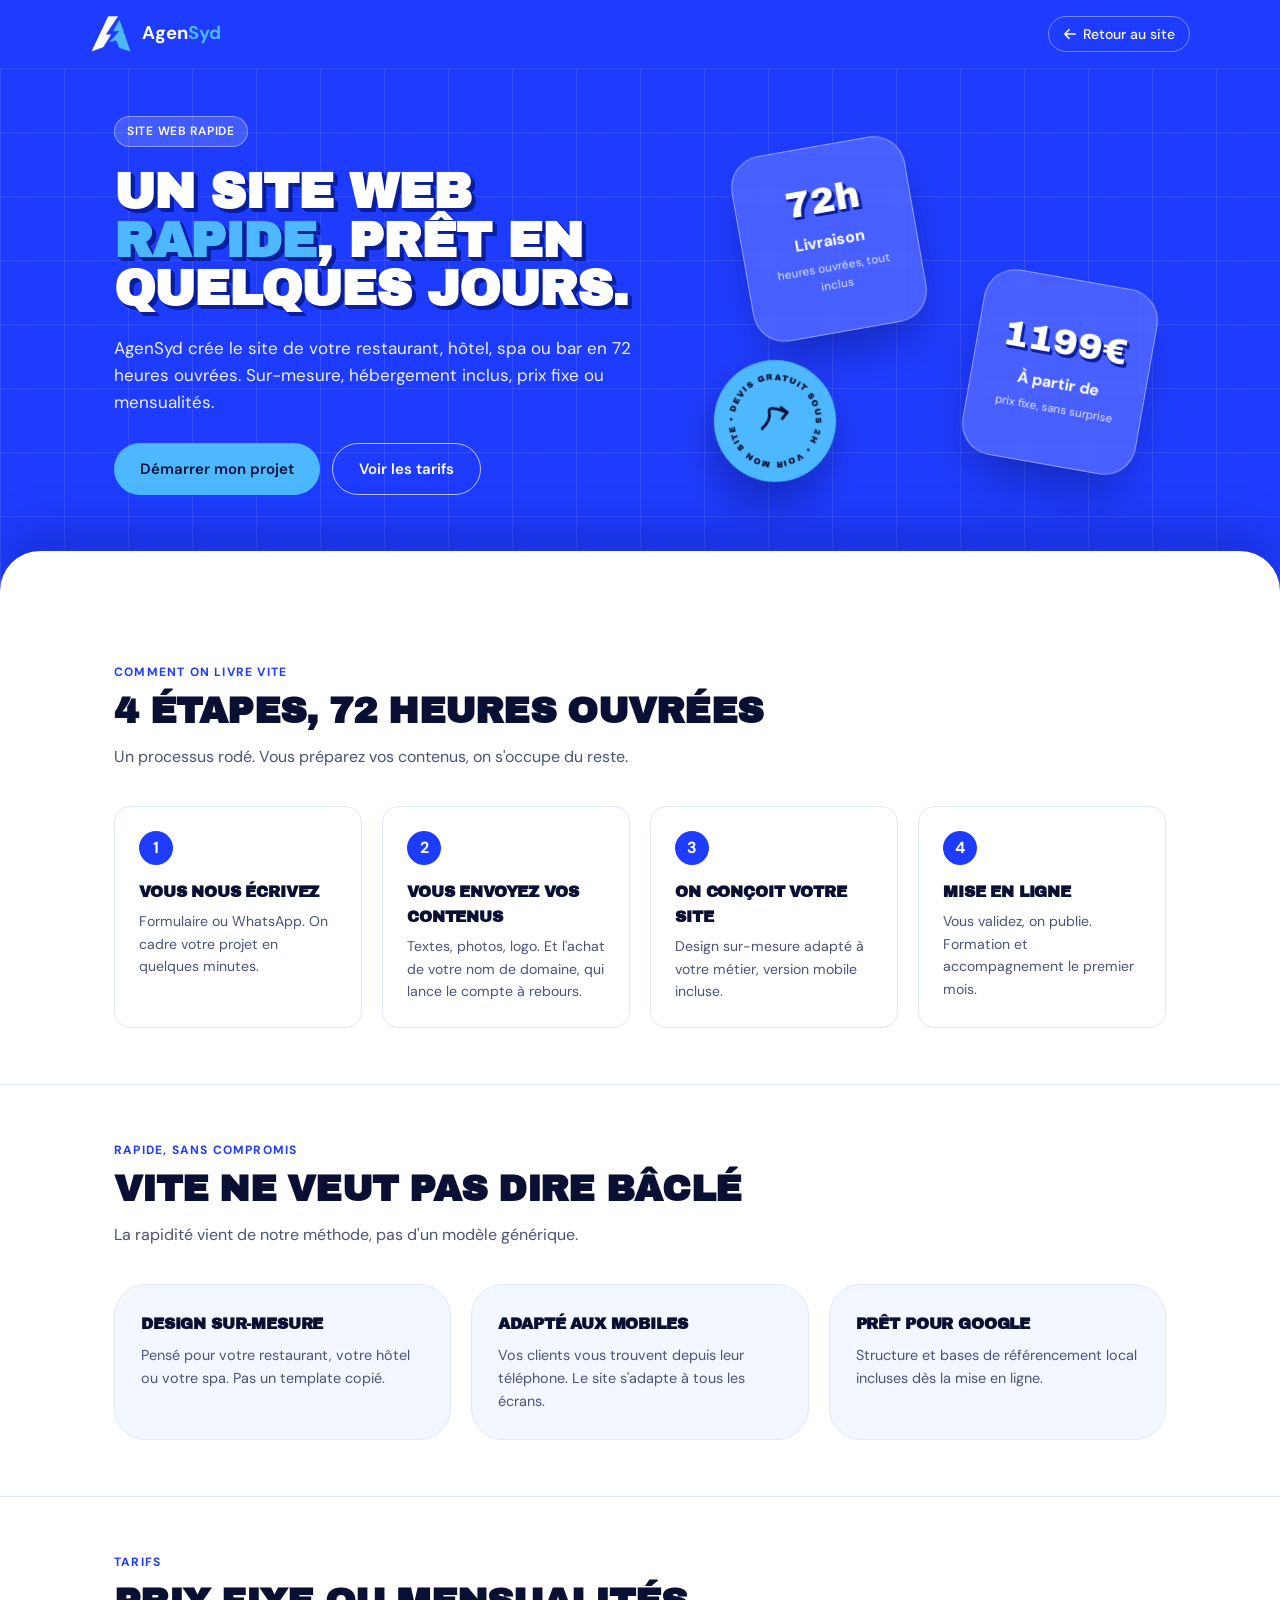
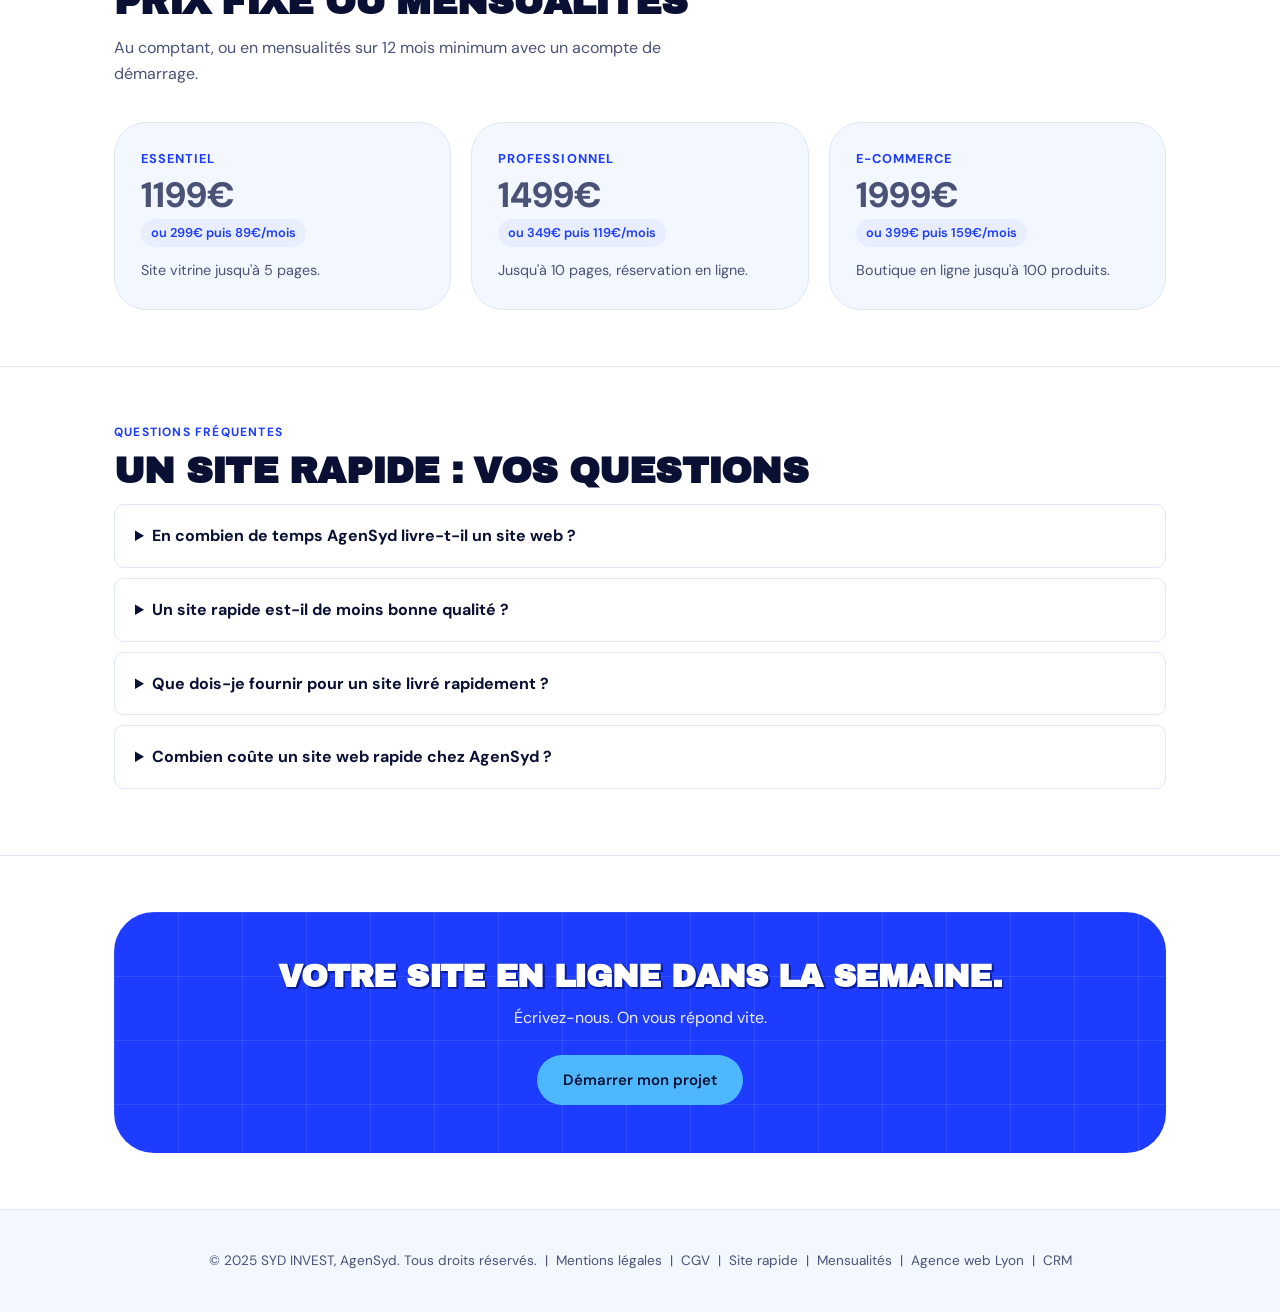
<file: site-web-rapide.html>
<!DOCTYPE html>
<html lang="fr">
<head>
<!-- Google Tag Manager -->
<script>(function(w,d,s,l,i){w[l]=w[l]||[];w[l].push({'gtm.start':
new Date().getTime(),event:'gtm.js'});var f=d.getElementsByTagName(s)[0],
j=d.createElement(s),dl=l!='dataLayer'?'&l='+l:'';j.async=true;j.src=
'https://www.googletagmanager.com/gtm.js?id='+i+dl;f.parentNode.insertBefore(j,f);
})(window,document,'script','dataLayer','GTM-NB92428T');</script>
<!-- End Google Tag Manager -->

  <meta charset="UTF-8" />
  <meta name="viewport" content="width=device-width, initial-scale=1.0" />
  <title>Création de site web rapide pour restaurants, hôtels et spas | AgenSyd</title>
  <meta name="description" content="Site web rapide pour restaurants, hôtels, spas et bars : livré en quelques jours (72h ouvrées), sur-mesure, hébergement inclus. À partir de 1199€ ou en mensualités." />
  <meta property="og:title" content="Création de site web rapide | AgenSyd" />
  <meta property="og:description" content="Un site professionnel livré en quelques jours pour votre restaurant, hôtel ou spa. Prix fixe ou mensualités." />
  <meta property="og:type" content="website" />
  <meta property="og:url" content="https://www.agensyd.fr/site-web-rapide.html" />
  <meta property="og:image" content="https://www.agensyd.fr/og-image.jpg" />
  <meta property="og:image:width" content="1200" />
  <meta property="og:image:height" content="630" />
  <meta name="twitter:card" content="summary_large_image" />
  <link rel="canonical" href="https://www.agensyd.fr/site-web-rapide.html" />
  <link rel="icon" type="image/png" href="favicon.png" />
  <link rel="preconnect" href="https://fonts.googleapis.com" />
  <link rel="preconnect" href="https://fonts.gstatic.com" crossorigin />
  <link href="https://fonts.googleapis.com/css2?family=DM+Sans:ital,opsz,wght@0,9..40,300;0,9..40,400;0,9..40,500;0,9..40,600;0,9..40,700;1,9..40,400&family=Inter:wght@400;500;600&family=Archivo+Black&display=swap" rel="stylesheet" />
  <script type="application/ld+json">
  {
    "@context": "https://schema.org",
    "@graph": [
      {
        "@type": "Service",
        "@id": "https://www.agensyd.fr/site-web-rapide.html#service",
        "name": "Création de site web rapide",
        "provider": { "@id": "https://www.agensyd.fr/#organization" },
        "areaServed": { "@type": "Country", "name": "France" },
        "serviceType": "Création de site vitrine rapide pour restaurants, hôtels, spas et bars",
        "description": "Site web sur-mesure livré en 72 heures ouvrées pour les commerces de l'hôtellerie et de la restauration.",
        "offers": { "@type": "Offer", "priceCurrency": "EUR", "price": "1199", "availability": "https://schema.org/InStock", "url": "https://www.agensyd.fr/#pricing" }
      },
      {
        "@type": "WebPage",
        "@id": "https://www.agensyd.fr/site-web-rapide.html",
        "url": "https://www.agensyd.fr/site-web-rapide.html",
        "name": "Création de site web rapide pour restaurants, hôtels et spas | AgenSyd",
        "isPartOf": { "@id": "https://www.agensyd.fr/#website" },
        "about": { "@id": "https://www.agensyd.fr/site-web-rapide.html#service" },
        "inLanguage": "fr-FR"
      },
      {
        "@type": "FAQPage",
        "mainEntity": [
          { "@type": "Question", "name": "En combien de temps AgenSyd livre-t-il un site web ?", "acceptedAnswer": { "@type": "Answer", "text": "AgenSyd livre un site web en 72 heures ouvrées, à partir du moment où le client a envoyé ses contenus (textes, photos, logo) et acheté son nom de domaine." } },
          { "@type": "Question", "name": "Un site rapide est-il de moins bonne qualité ?", "acceptedAnswer": { "@type": "Answer", "text": "Non. Chez AgenSyd, la rapidité vient d'un processus rodé et de contenus préparés en amont, pas d'un modèle générique. Le design est sur-mesure, adapté au métier du client." } },
          { "@type": "Question", "name": "Que faut-il fournir pour un site livré rapidement ?", "acceptedAnswer": { "@type": "Answer", "text": "Le client fournit ses textes, ses photos, son logo et achète son nom de domaine. AgenSyd s'occupe du design, de l'hébergement et de la mise en ligne." } },
          { "@type": "Question", "name": "Combien coûte un site web rapide chez AgenSyd ?", "acceptedAnswer": { "@type": "Answer", "text": "1199€ (Essentiel), 1499€ (Professionnel) ou 1999€ (E-commerce) en paiement comptant. Les mensualités sont possibles : acompte de démarrage puis 89€, 119€ ou 159€ par mois sur 12 mois minimum." } }
        ]
      }
    ]
  }
  </script>
  <style>
    *, *::before, *::after { box-sizing: border-box; margin: 0; padding: 0; }
    :root {
      --electric: #1E3CFF;
      --brand: #1E3CFF; --brand-light: #4D6BFF; --brand-pale: #E8EEFF;
      --sky: #4DB8FF; --sky-light: #7AC9FF; --sky-pale: #E3F4FF;
      --gradient: #1E3CFF;
      --gradient-soft: #E8EEFF;
      --bg: #FFFFFF; --surface: #FFFFFF; --surface-2: #F3F7FF;
      --border: #E1E7F5; --border-strong: #BFD0F5;
      --text: #0A1033; --text-2: #4A5278; --text-3: #8089AD;
      --radius: 16px; --radius-sm: 10px;
      --shadow: 0 4px 16px rgba(30,60,255,.08), 0 2px 6px rgba(0,0,0,.04);
      --shadow-lg: 0 20px 60px rgba(30,60,255,.14), 0 8px 24px rgba(0,0,0,.06);
      --accent: #1E3CFF; --accent-pale: #EAF0FF; --accent-pale2: #E3F4FF;
    }
    html { scroll-behavior: smooth; font-size: 16px; }
    body { font-family: 'DM Sans', 'Inter', system-ui, sans-serif; background: var(--bg); color: var(--text); line-height: 1.6; -webkit-font-smoothing: antialiased; }
    a { text-decoration: none; color: inherit; }
    img { max-width: 100%; display: block; }
    .container { max-width: 1100px; margin: 0 auto; padding: 0 24px; }
    .btn { display: inline-flex; align-items: center; gap: 8px; padding: 13px 26px; border-radius: 100px; font-size: .9375rem; font-weight: 600; cursor: pointer; transition: all .2s cubic-bezier(.22,1,.36,1); border: none; white-space: nowrap; }
    .btn-primary { background: var(--gradient); color: #fff; box-shadow: var(--shadow); }
    .btn-primary:hover { transform: translateY(-2px); box-shadow: var(--shadow-lg); }
    .btn-ghost { background: var(--surface); color: var(--text); border: 1.5px solid var(--border); }
    .btn-ghost:hover { border-color: var(--border-strong); }

    nav { position: sticky; top: 0; z-index: 100; background: rgba(255,255,255,.92); backdrop-filter: blur(20px); border-bottom: 1px solid var(--border); padding: 0 24px; }
    .nav-inner { max-width: 1100px; margin: 0 auto; display: flex; align-items: center; justify-content: space-between; height: 68px; }
    .nav-logo { display: flex; align-items: center; gap: 10px; font-weight: 700; font-size: 1.15rem; color: var(--text); }
    .nav-logo img { width: 42px; height: 42px; object-fit: contain; }
    .logo-syd { background: var(--gradient); -webkit-background-clip: text; -webkit-text-fill-color: transparent; background-clip: text; }
    .nav-back { display: inline-flex; align-items: center; gap: 6px; font-size: .875rem; font-weight: 500; color: var(--text-2); }
    .nav-back:hover { color: var(--brand); }
    .nav-back svg { width: 14px; height: 14px; }

    .hero { padding: 64px 0 40px; }
    .hero-grid { display: grid; grid-template-columns: 1.1fr .9fr; gap: 48px; align-items: center; }
    .badge { display: inline-flex; align-items: center; gap: 6px; background: var(--accent-pale2); border: 1px solid #CFCFCF; color: var(--accent); font-size: .75rem; font-weight: 600; letter-spacing: .06em; text-transform: uppercase; padding: 5px 12px; border-radius: 100px; margin-bottom: 18px; }
    h1 { font-size: clamp(2rem, 4.2vw, 2.9rem); font-weight: 800; line-height: 1.12; margin-bottom: 18px; }
    h1 .hl { background: var(--gradient); -webkit-background-clip: text; -webkit-text-fill-color: transparent; background-clip: text; }
    .hero-sub { font-size: 1.0625rem; color: var(--text-2); max-width: 520px; margin-bottom: 26px; }
    .hero-actions { display: flex; gap: 12px; flex-wrap: wrap; }

    /* Mockup preview reused from homepage style */
    .mockup-wrapper { position: relative; border-radius: 20px; background: var(--gradient); padding: 3px; box-shadow: var(--shadow-lg); }
    .mockup-inner { background: #fff; border-radius: 18px; overflow: hidden; }
    .mockup-bar { background: #F4F4F5; height: 34px; display: flex; align-items: center; padding: 0 14px; gap: 7px; border-bottom: 1px solid #E6E6E6; }
    .mockup-dot { width: 9px; height: 9px; border-radius: 50%; }
    .mockup-viewport { padding: 0; }
    .ms-nav { display: flex; align-items: center; justify-content: space-between; padding: 10px 14px; border-bottom: 1px solid #f0f0f0; }
    .ms-logo { font-size: .68rem; font-weight: 800; letter-spacing: .04em; color: var(--accent); }
    .ms-nav-links { display: flex; gap: 10px; }
    .ms-nav-links span { font-size: .52rem; color: #888; font-weight: 500; }
    .ms-cta-sm { font-size: .52rem; font-weight: 700; color: #fff; padding: 3px 8px; border-radius: 20px; background: var(--accent); }
    .ms-hero { padding: 18px 14px 14px; background: linear-gradient(135deg,#FFF7ED,#FFEDD5); }
    .ms-tag { display: inline-block; font-size: .5rem; font-weight: 700; letter-spacing: .08em; text-transform: uppercase; padding: 2px 7px; border-radius: 20px; margin-bottom: 7px; background: #FFEDD5; color: var(--accent); }
    .ms-title { font-size: 1rem; font-weight: 800; line-height: 1.2; margin-bottom: 6px; color: #1C1C1E; }
    .ms-sub { font-size: .56rem; color: #666; line-height: 1.5; margin-bottom: 11px; }
    .ms-btn { display: inline-block; font-size: .56rem; font-weight: 700; color: #fff; padding: 6px 13px; border-radius: 20px; background: var(--accent); }
    .ms-cards { display: grid; grid-template-columns: 1fr 1fr 1fr; gap: 7px; padding: 12px 14px 16px; }
    .ms-card { border-radius: 8px; padding: 9px; font-size: .5rem; font-weight: 600; background: #FFF7ED; }
    .ms-card-img { height: 30px; border-radius: 5px; margin-bottom: 6px; }
    .ms-card-label { font-size: .46rem; color: #888; margin-top: 3px; font-weight: 400; }
    .mockup-caption { text-align: center; font-size: .8rem; color: var(--text-3); margin-top: 14px; font-style: italic; }

    section { padding: 56px 0; }
    .section-label { font-size: .75rem; font-weight: 700; letter-spacing: .1em; text-transform: uppercase; color: var(--accent); margin-bottom: 10px; }
    .section-title { font-size: clamp(1.6rem, 3.4vw, 2.2rem); font-weight: 700; line-height: 1.2; margin-bottom: 14px; }
    .section-sub { font-size: 1rem; color: var(--text-2); max-width: 560px; margin-bottom: 36px; }

    .grid-3 { display: grid; grid-template-columns: repeat(3, 1fr); gap: 20px; }
    .card { background: var(--surface); border: 1px solid var(--border); border-radius: var(--radius); padding: 26px; }
    .card-icon { width: 42px; height: 42px; border-radius: 12px; background: var(--accent-pale); display: flex; align-items: center; justify-content: center; margin-bottom: 16px; color: var(--accent); }
    .card-icon svg { width: 22px; height: 22px; }
    .card h3 { font-size: 1.05rem; font-weight: 700; margin-bottom: 8px; }
    .card p { font-size: .9rem; color: var(--text-2); line-height: 1.6; }

    .pain-item { display: flex; gap: 14px; align-items: flex-start; padding: 16px 0; border-bottom: 1px solid var(--border); }
    .pain-item:last-child { border-bottom: none; }
    .pain-icon { flex-shrink: 0; width: 30px; height: 30px; border-radius: 8px; background: #FEF2F2; color: #DC2626; display: flex; align-items: center; justify-content: center; }
    .pain-icon svg { width: 16px; height: 16px; }
    .pain-item p { font-size: .95rem; color: var(--text-2); }
    .pain-item strong { color: var(--text); }

    .cta-band { background: var(--gradient); border-radius: 24px; padding: 48px 40px; text-align: center; color: #fff; }
    .cta-band h2 { font-size: clamp(1.5rem, 3vw, 2rem); font-weight: 800; margin-bottom: 12px; }
    .cta-band p { opacity: .9; margin-bottom: 24px; font-size: 1rem; }
    .cta-band .btn-primary { background: #fff; color: var(--brand); box-shadow: none; }
    .cta-band .btn-primary:hover { transform: translateY(-2px); }

    .testi-grid { display: grid; grid-template-columns: 1fr 1fr; gap: 20px; }
    .testi-card { background: var(--surface); border: 1px solid var(--border); border-radius: var(--radius); padding: 24px; }
    .testi-card .stars { color: #F59E0B; font-size: .9rem; margin-bottom: 10px; }
    .testi-card p.quote { font-size: .92rem; color: var(--text-2); margin-bottom: 14px; line-height: 1.6; }
    .testi-author { font-size: .85rem; font-weight: 600; }
    .testi-author a { color: var(--brand); }

    footer { background: var(--text); color: rgba(255,255,255,.6); padding: 40px 24px; text-align: center; font-size: .85rem; }
    footer a { color: rgba(255,255,255,.7); }
    footer a:hover { color: #fff; }

    @media (max-width: 860px) {
      .hero-grid { grid-template-columns: 1fr; }
      .grid-3 { grid-template-columns: 1fr; }
      .testi-grid { grid-template-columns: 1fr; }
    }
  
    .steps { display: grid; grid-template-columns: repeat(4, 1fr); gap: 20px; }
    .step { background: var(--surface); border: 1px solid var(--border); border-radius: var(--radius); padding: 24px; }
    .step-num { width: 34px; height: 34px; border-radius: 50%; background: var(--gradient); color: #fff; font-weight: 700; display: flex; align-items: center; justify-content: center; margin-bottom: 14px; }
    .step h3 { font-size: 1rem; font-weight: 700; margin-bottom: 6px; }
    .step p { font-size: .88rem; color: var(--text-2); }
    .price-card { text-align: left; }
    .price-card .p-name { font-size: .8rem; font-weight: 700; letter-spacing: .08em; text-transform: uppercase; color: var(--brand); margin-bottom: 8px; }
    .price-card .p-price { font-size: 2.2rem; font-weight: 800; line-height: 1; margin-bottom: 6px; }
    .price-card .p-month { display: inline-block; font-size: .8rem; color: var(--brand); font-weight: 600; background: var(--brand-pale); border-radius: 100px; padding: 4px 10px; margin-bottom: 12px; }
    .faq details { background: var(--surface); border: 1px solid var(--border); border-radius: var(--radius-sm); padding: 18px 20px; margin-bottom: 10px; }
    .faq summary { font-weight: 700; cursor: pointer; }
    .faq details p { margin-top: 10px; color: var(--text-2); font-size: .93rem; }
    @media (max-width: 860px) { .steps { grid-template-columns: 1fr 1fr; } }
    @media (max-width: 520px) { .steps { grid-template-columns: 1fr; } }

    /* ─── Thème clair : bleu électrique et bleu clair ─── */
    .btn-primary { background: #1E3CFF; color: #fff; box-shadow: none; }
    .btn-primary:hover { background: #0F2BE0; color: #fff; box-shadow: none; }
    .btn-ghost { background: transparent; color: #1E3CFF; border-color: #1E3CFF; }
    .btn-ghost:hover { background: #1E3CFF; border-color: #1E3CFF; color: #fff; }
    .logo-syd { background: linear-gradient(90deg, #1E3CFF 0%, #4DB8FF 100%); -webkit-background-clip: text; background-clip: text; -webkit-text-fill-color: transparent; color: transparent; }
    footer { background: var(--surface-2); color: var(--text-2); border-top: 1px solid var(--border); }
    footer a { color: var(--text-2); }
    footer a:hover { color: var(--brand); }
    h1 .hl { background: none; -webkit-text-fill-color: #1E3CFF; color: #1E3CFF; }
    .cta-band { background: #1E3CFF; }
    .cta-band .btn-primary { background: #4DB8FF; color: #0A1033; }
    .cta-band .btn-primary:hover { background: #7AC9FF; color: #0A1033; }

    /* ─── Langage visuel : hero bleu, relief, verre ─── */
    .hx-grid { position: absolute; inset: 0; pointer-events: none; z-index: 0;
      background-image: linear-gradient(to right, rgba(255,255,255,.09) 1px, transparent 1px), linear-gradient(to bottom, rgba(255,255,255,.09) 1px, transparent 1px);
      background-size: 4rem 4rem; }
    .hx-card { position: absolute; z-index: 30; animation: hx-float 5s ease-in-out infinite; }
    .hx-glass { width: 11rem; aspect-ratio: 3 / 3.2; background: rgba(255,255,255,.18); -webkit-backdrop-filter: blur(10px); backdrop-filter: blur(10px);
      border: 1px solid rgba(255,255,255,.4); border-radius: 2rem; padding: 1rem; display: flex; flex-direction: column; align-items: center; justify-content: center;
      box-shadow: 0 25px 50px -12px rgba(0,0,40,.35); transition: transform .5s; text-align: center; color: #fff; }
    .hx-glass:hover { transform: rotate(0deg) !important; }
    .hx-big { font-family: 'Archivo Black', 'Arial Black', Impact, sans-serif; font-size: 2.3rem; line-height: 1; color: #fff; text-shadow: 0.03rem 0.03rem 0 #0A1FA0, 0.06rem 0.06rem 0 #0A1FA0, 0.09rem 0.09rem 0 #0A1FA0, 0.12rem 0.12rem 0 #0A1FA0, 0.15rem 0.15rem 0 #0A1FA0, 0.18rem 0.18rem 0 #0A1FA0, 0.21rem 0.21rem 0 #0A1FA0; margin-bottom: .6rem; }
    .hx-n { font-weight: 700; font-size: 1rem; color: #fff; margin: 0; }
    .hx-m { font-size: .72rem; color: rgba(255,255,255,.85); margin: .3rem 0 0; }
    @keyframes hx-float { 0%, 100% { translate: 0 0; } 50% { translate: 0 -14px; } }
    @keyframes hx-spin { to { transform: rotate(360deg); } }
    .hx-badge { position: absolute; z-index: 40; width: 7.6rem; height: 7.6rem; border-radius: 50%; background: #4DB8FF; color: #0A1033;
      display: flex; align-items: center; justify-content: center; transform: rotate(12deg); box-shadow: 0 20px 40px rgba(0,0,40,.3); transition: transform .25s; }
    .hx-badge:hover { transform: rotate(12deg) scale(1.06); }
    .hx-badge .ring { position: absolute; inset: 4px; animation: hx-spin 10s linear infinite; }
    .hx-badge .ring svg { width: 100%; height: 100%; }
    .hx-badge .ring text { font-family: 'Archivo Black', 'Arial Black', Impact, sans-serif; font-size: 7.4px; letter-spacing: .06em; fill: #0A1033; text-transform: uppercase; }
    .hx-badge .go { width: 2.2rem; height: 2.2rem; stroke: #0A1033; fill: none; stroke-width: 8; stroke-linecap: round; stroke-linejoin: round; overflow: visible; position: relative; }
    @media (prefers-reduced-motion: reduce) { .hx-card, .hx-badge .ring { animation: none; } }

    /* ─── Sous-pages : même langage que l'accueil ─── */
    nav { background: #1E3CFF; border-bottom: none; -webkit-backdrop-filter: none; backdrop-filter: none; }
    .nav-logo { color: #fff; }
    .logo-syd { background: none; -webkit-text-fill-color: #4DB8FF; color: #4DB8FF; }
    .nav-back { color: #fff; border: 1px solid rgba(255,255,255,.4); border-radius: 999px; padding: 6px 14px; }
    .nav-back:hover { background: rgba(255,255,255,.14); color: #fff; }
    .hero { position: relative; background: #1E3CFF; color: #fff; overflow: hidden; padding: 48px 0 0; }
    .hero > .container { position: relative; z-index: 2; }
    .hero::after { content: ''; display: block; position: relative; z-index: 3; height: 56px; margin-top: 56px; background: #fff; border-radius: 2.5rem 2.5rem 0 0; box-shadow: 0 -20px 50px rgba(0,0,40,.2); }
    .hero h1 { font-family: 'Archivo Black', 'Arial Black', Impact, sans-serif; font-weight: 900; text-transform: uppercase; letter-spacing: -.02em; line-height: .98; color: #fff; font-size: clamp(1.8rem, 4.1vw, 3.1rem); text-shadow: 0.0058em 0.0058em 0 #0A1FA0, 0.0116em 0.0116em 0 #0A1FA0, 0.0174em 0.0174em 0 #0A1FA0, 0.0232em 0.0232em 0 #0A1FA0, 0.029em 0.029em 0 #0A1FA0, 0.0348em 0.0348em 0 #0A1FA0, 0.0406em 0.0406em 0 #0A1FA0, 0.0464em 0.0464em 0 #0A1FA0, 0.0522em 0.0522em 0 #0A1FA0, 0.058em 0.058em 0 #0A1FA0, 0.0638em 0.0638em 0 #0A1FA0, 0.0696em 0.0696em 0 #0A1FA0, 0.0754em 0.0754em 0 #0A1FA0, 0.0812em 0.0812em 0 #0A1FA0; margin-bottom: 22px; }
    .hero h1 .hl { background: none; -webkit-text-fill-color: #4DB8FF; color: #4DB8FF; }
    .hero .badge { background: rgba(255,255,255,.16); border: 1px solid rgba(255,255,255,.4); color: #fff; margin-bottom: 20px; }
    .hero .hero-sub { color: rgba(255,255,255,.92); }
    .hero .btn-primary { background: #4DB8FF; color: #0A1033; box-shadow: none; }
    .hero .btn-primary:hover { background: #7AC9FF; color: #0A1033; }
    .hero .btn-ghost { background: transparent; color: #fff; border-color: rgba(255,255,255,.7); }
    .hero .btn-ghost:hover { background: rgba(255,255,255,.14); border-color: #fff; color: #fff; }
    .hero .mockup-wrapper { background: #fff; padding: 4px; box-shadow: 0 30px 60px -20px rgba(0,0,40,.5); transform: rotate(-2deg); animation: hx-float 6s ease-in-out infinite; }
    .hero .mockup-caption { color: rgba(255,255,255,.8); }
    .hero .hx-badge-sub { top: -2.6rem; right: -1.4rem; }
    .hx-cards-col { position: relative; min-height: 20rem; }
    .hx-cards-col .hx-card:nth-child(1) { top: 0; left: 6%; }
    .hx-cards-col .hx-card:nth-child(1) .hx-glass { transform: rotate(-10deg); }
    .hx-cards-col .hx-card:nth-child(2) { bottom: 0; right: 4%; animation-duration: 6s; animation-delay: 1s; }
    .hx-cards-col .hx-card:nth-child(2) .hx-glass { transform: rotate(10deg); }
    .hx-cards-col .hx-badge { bottom: -1rem; left: 0; }
    h2, .section-title { font-family: 'Archivo Black', 'Arial Black', Impact, sans-serif; font-weight: 900; text-transform: uppercase; letter-spacing: -.02em; line-height: 1.05; }
    .section-title { font-size: clamp(1.5rem, 3.2vw, 2.3rem); }
    .card h3, .step h3 { font-family: 'Archivo Black', 'Arial Black', Impact, sans-serif; font-weight: 900; text-transform: uppercase; font-size: .98rem; letter-spacing: -.01em; }
    .card, .testi-card { border-radius: 2rem; background: #F3F7FF; border-color: #E1E7F5; }
    .cta-band { position: relative; overflow: hidden; border-radius: 2.5rem; background-color: #1E3CFF;
      background-image: linear-gradient(to right, rgba(255,255,255,.09) 1px, transparent 1px), linear-gradient(to bottom, rgba(255,255,255,.09) 1px, transparent 1px); background-size: 4rem 4rem; }
    .cta-band h2 { text-shadow: 0.012rem 0.012rem 0 #0A1FA0, 0.024rem 0.024rem 0 #0A1FA0, 0.036rem 0.036rem 0 #0A1FA0, 0.048rem 0.048rem 0 #0A1FA0, 0.06rem 0.06rem 0 #0A1FA0, 0.072rem 0.072rem 0 #0A1FA0, 0.084rem 0.084rem 0 #0A1FA0, 0.096rem 0.096rem 0 #0A1FA0, 0.108rem 0.108rem 0 #0A1FA0; }
    @media (max-width: 860px) {
      .hx-cards-col { min-height: 0; display: flex; gap: 14px; justify-content: center; align-items: center; flex-wrap: wrap; padding-top: 12px; }
      .hx-cards-col .hx-card, .hx-cards-col .hx-badge { position: static; }
      .hx-glass { width: 8.4rem; padding: .7rem; border-radius: 1.5rem; } .hx-big { font-size: 1.6rem; }
      .hero .hx-badge-sub { top: -2rem; right: -.4rem; width: 5.6rem; height: 5.6rem; }
      .hx-cards-col .hx-badge { width: 6rem; height: 6rem; }
    }
</style>
</head>
<body>
<!-- Google Tag Manager (noscript) -->
<noscript><iframe src="https://www.googletagmanager.com/ns.html?id=GTM-NB92428T"
height="0" width="0" style="display:none;visibility:hidden"></iframe></noscript>
<!-- End Google Tag Manager (noscript) -->


<nav>
  <div class="nav-inner">
    <a href="index.html" class="nav-logo">
      <img src="logo-icon-onblue.png" alt="AgenSyd" />
      <span>Agen<span class="logo-syd">Syd</span></span>
    </a>
    <a href="index.html" class="nav-back">
      <svg xmlns="http://www.w3.org/2000/svg" fill="none" viewBox="0 0 24 24" stroke="currentColor" stroke-width="2.5"><path stroke-linecap="round" stroke-linejoin="round" d="M10.5 19.5 3 12m0 0 7.5-7.5M3 12h18"/></svg>
      Retour au site
    </a>
  </div>
</nav>

<header class="hero">
  <div class="hx-grid" aria-hidden="true"></div>
  <div class="container hero-grid"><div>
    <span class="badge">Site web rapide</span>
    <h1>Un site web <span class="hl">rapide</span>, prêt en quelques jours.</h1>
    <p class="hero-sub">AgenSyd crée le site de votre restaurant, hôtel, spa ou bar en 72 heures ouvrées. Sur-mesure, hébergement inclus, prix fixe ou mensualités.</p>
    <div class="hero-actions">
      <a href="index.html#contact" class="btn btn-primary">Démarrer mon projet</a>
      <a href="index.html#pricing" class="btn btn-ghost">Voir les tarifs</a>
    </div>
  </div><div class="hx-cards-col"><div class="hx-card"><div class="hx-glass"><div class="hx-big">72h</div><p class="hx-n">Livraison</p><p class="hx-m">heures ouvrées, tout inclus</p></div></div><div class="hx-card"><div class="hx-glass"><div class="hx-big">1199€</div><p class="hx-n">À partir de</p><p class="hx-m">prix fixe, sans surprise</p></div></div><a class="hx-badge " href="index.html#contact" aria-label="Devis gratuit sous 2 heures, démarrer mon projet"><div class="ring" aria-hidden="true"><svg viewBox="0 0 100 100"><path id="hxCircle" d="M 50, 50 m -36, 0 a 36,36 0 1,1 72,0 a 36,36 0 1,1 -72,0" fill="none"/><text><textPath href="#hxCircle" startOffset="0%" textLength="222" lengthAdjust="spacing">Devis gratuit sous 2h • Voir mon site •</textPath></text></svg></div><svg class="go" viewBox="0 0 100 100" aria-hidden="true"><path d="M20,80 Q 40,50 30,30 T 80,20"/><path d="M60,10 L80,20 L70,40"/></svg></a></div></div>
</header>

<section>
  <div class="container">
    <p class="section-label">Comment on livre vite</p>
    <h2 class="section-title">4 étapes, 72 heures ouvrées</h2>
    <p class="section-sub">Un processus rodé. Vous préparez vos contenus, on s'occupe du reste.</p>
    <div class="steps">
      <div class="step"><div class="step-num">1</div><h3>Vous nous écrivez</h3><p>Formulaire ou WhatsApp. On cadre votre projet en quelques minutes.</p></div>
      <div class="step"><div class="step-num">2</div><h3>Vous envoyez vos contenus</h3><p>Textes, photos, logo. Et l'achat de votre nom de domaine, qui lance le compte à rebours.</p></div>
      <div class="step"><div class="step-num">3</div><h3>On conçoit votre site</h3><p>Design sur-mesure adapté à votre métier, version mobile incluse.</p></div>
      <div class="step"><div class="step-num">4</div><h3>Mise en ligne</h3><p>Vous validez, on publie. Formation et accompagnement le premier mois.</p></div>
    </div>
  </div>
</section>

<section style="background: var(--surface); border-top: 1px solid var(--border); border-bottom: 1px solid var(--border);">
  <div class="container">
    <p class="section-label">Rapide, sans compromis</p>
    <h2 class="section-title">Vite ne veut pas dire bâclé</h2>
    <p class="section-sub">La rapidité vient de notre méthode, pas d'un modèle générique.</p>
    <div class="grid-3">
      <div class="card"><h3>Design sur-mesure</h3><p>Pensé pour votre restaurant, votre hôtel ou votre spa. Pas un template copié.</p></div>
      <div class="card"><h3>Adapté aux mobiles</h3><p>Vos clients vous trouvent depuis leur téléphone. Le site s'adapte à tous les écrans.</p></div>
      <div class="card"><h3>Prêt pour Google</h3><p>Structure et bases de référencement local incluses dès la mise en ligne.</p></div>
    </div>
  </div>
</section>

<section>
  <div class="container">
    <p class="section-label">Tarifs</p>
    <h2 class="section-title">Prix fixe ou mensualités</h2>
    <p class="section-sub">Au comptant, ou en mensualités sur 12 mois minimum avec un acompte de démarrage.</p>
    <div class="grid-3">
      <div class="card price-card"><p class="p-name">Essentiel</p><p class="p-price">1199€</p><p class="p-month">ou 299€ puis 89€/mois</p><p>Site vitrine jusqu'à 5 pages.</p></div>
      <div class="card price-card"><p class="p-name">Professionnel</p><p class="p-price">1499€</p><p class="p-month">ou 349€ puis 119€/mois</p><p>Jusqu'à 10 pages, réservation en ligne.</p></div>
      <div class="card price-card"><p class="p-name">E-commerce</p><p class="p-price">1999€</p><p class="p-month">ou 399€ puis 159€/mois</p><p>Boutique en ligne jusqu'à 100 produits.</p></div>
    </div>
  </div>
</section>

<section class="faq" style="background: var(--surface); border-top: 1px solid var(--border); border-bottom: 1px solid var(--border);">
  <div class="container">
    <p class="section-label">Questions fréquentes</p>
    <h2 class="section-title">Un site rapide : vos questions</h2>
    <details><summary>En combien de temps AgenSyd livre-t-il un site web ?</summary><p>AgenSyd livre votre site en 72 heures ouvrées, dès que vous avez envoyé vos contenus (textes, photos, logo) et acheté votre nom de domaine.</p></details>
    <details><summary>Un site rapide est-il de moins bonne qualité ?</summary><p>Non. Chez AgenSyd, la rapidité vient d'un processus rodé et de contenus préparés en amont. Le design reste sur-mesure, adapté à votre métier.</p></details>
    <details><summary>Que dois-je fournir pour un site livré rapidement ?</summary><p>Vos textes, vos photos, votre logo, et l'achat de votre nom de domaine. AgenSyd s'occupe du design, de l'hébergement et de la mise en ligne.</p></details>
    <details><summary>Combien coûte un site web rapide chez AgenSyd ?</summary><p>1199€ (Essentiel), 1499€ (Professionnel) ou 1999€ (E-commerce) au comptant. En mensualités : acompte de démarrage puis 89€, 119€ ou 159€ par mois sur 12 mois minimum.</p></details>
  </div>
</section>

<section>
  <div class="container">
    <div class="cta-band">
      <h2>Votre site en ligne dans la semaine.</h2>
      <p>Écrivez-nous. On vous répond vite.</p>
      <a href="index.html#contact" class="btn btn-primary">Démarrer mon projet</a>
    </div>
  </div>
</section>

<footer>
  <p>© 2025 SYD INVEST, AgenSyd. Tous droits réservés. &nbsp;|&nbsp; <a href="mentions-legales.html">Mentions légales</a> &nbsp;|&nbsp; <a href="cgu.html">CGV</a> &nbsp;|&nbsp; <a href="site-web-rapide.html">Site rapide</a> &nbsp;|&nbsp; <a href="abonnement-site-web.html">Mensualités</a> &nbsp;|&nbsp; <a href="agence-web-lyon.html">Agence web Lyon</a> &nbsp;|&nbsp; <a href="crm.html">CRM</a></p>
</footer>

</body>
</html>
</file>
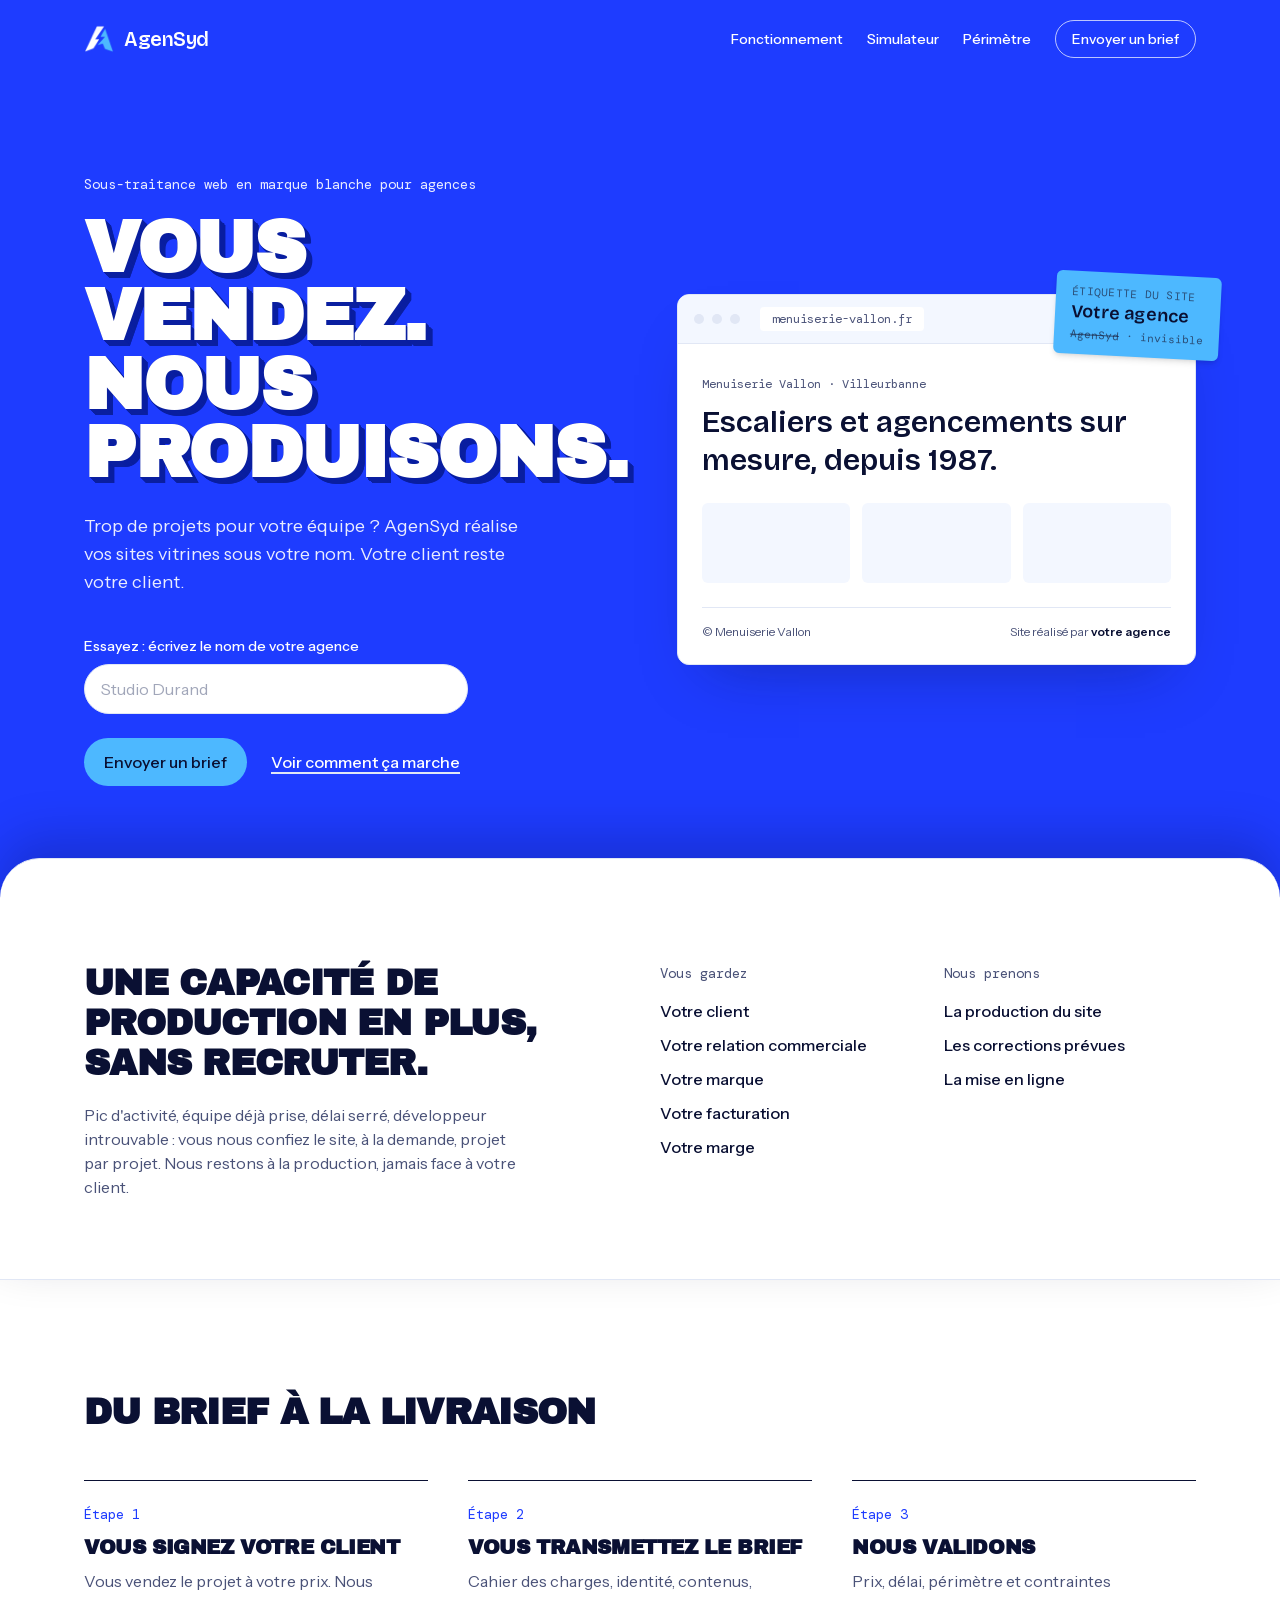
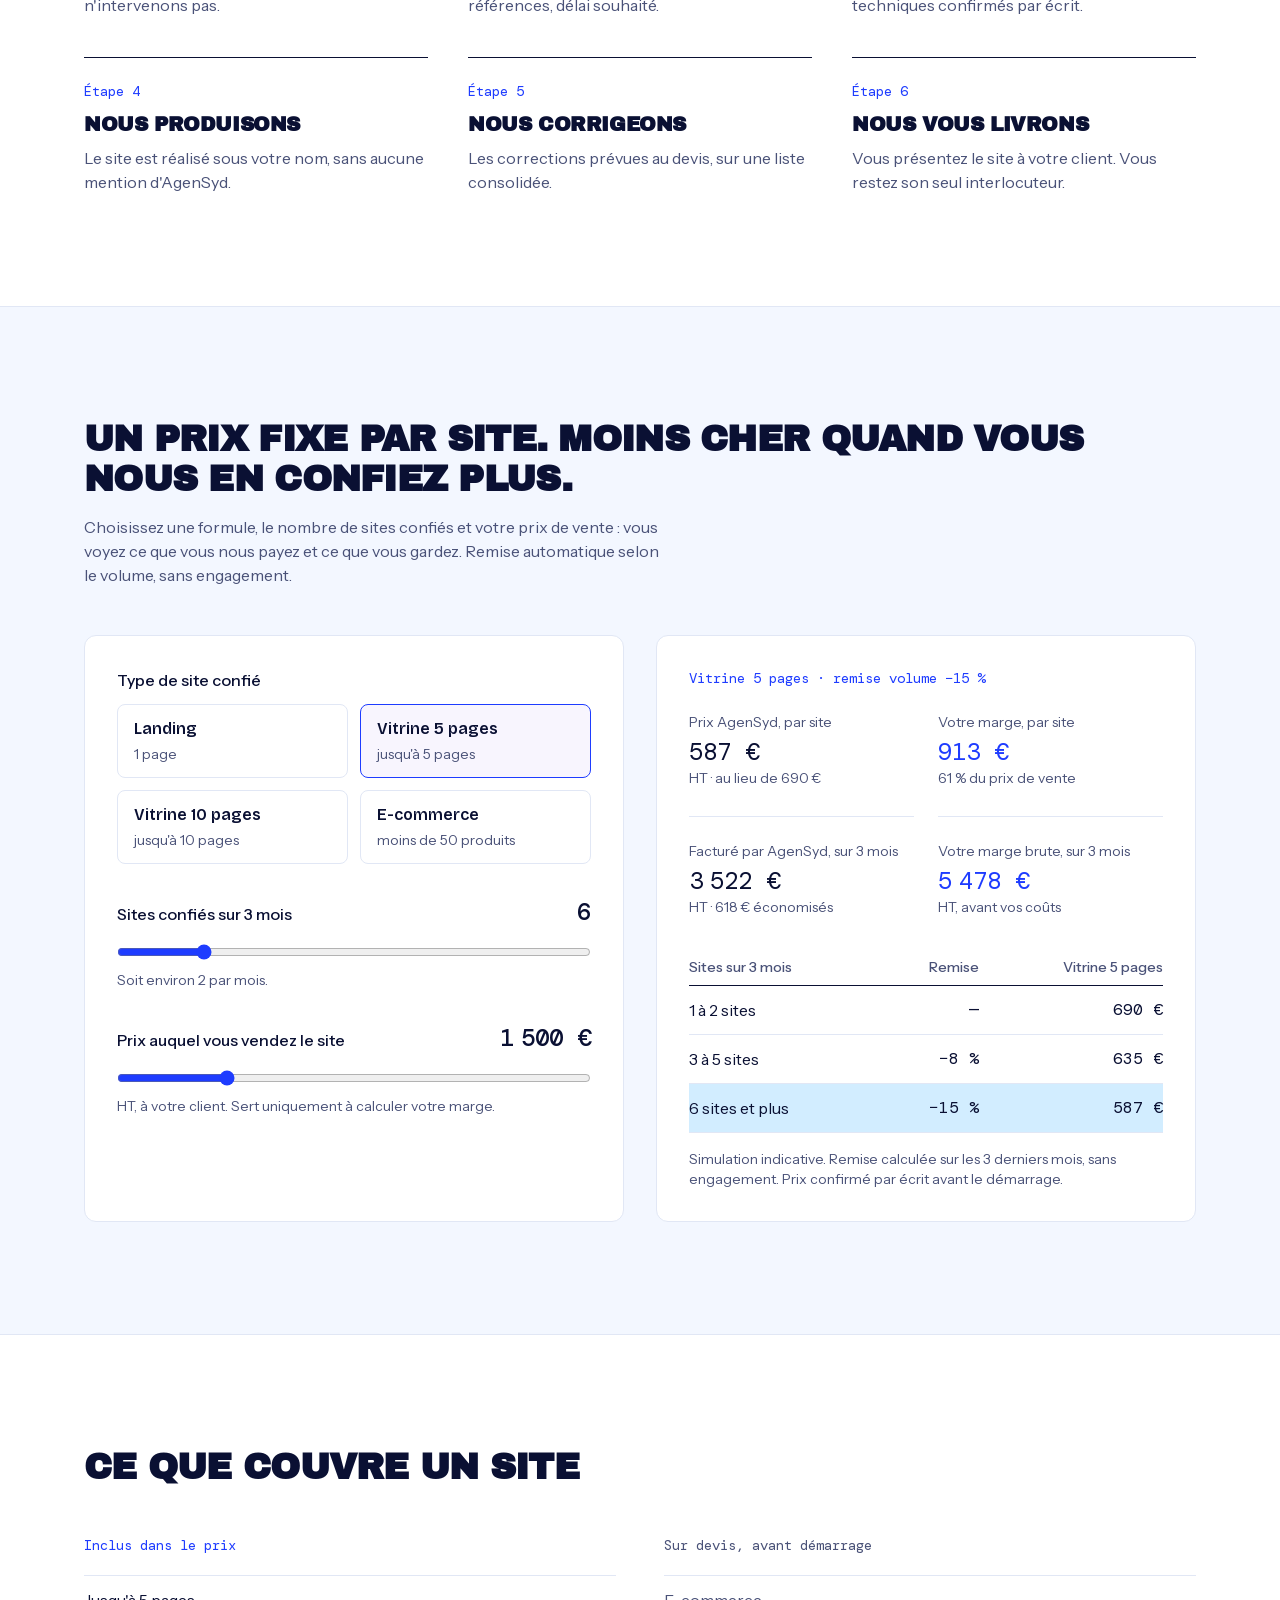
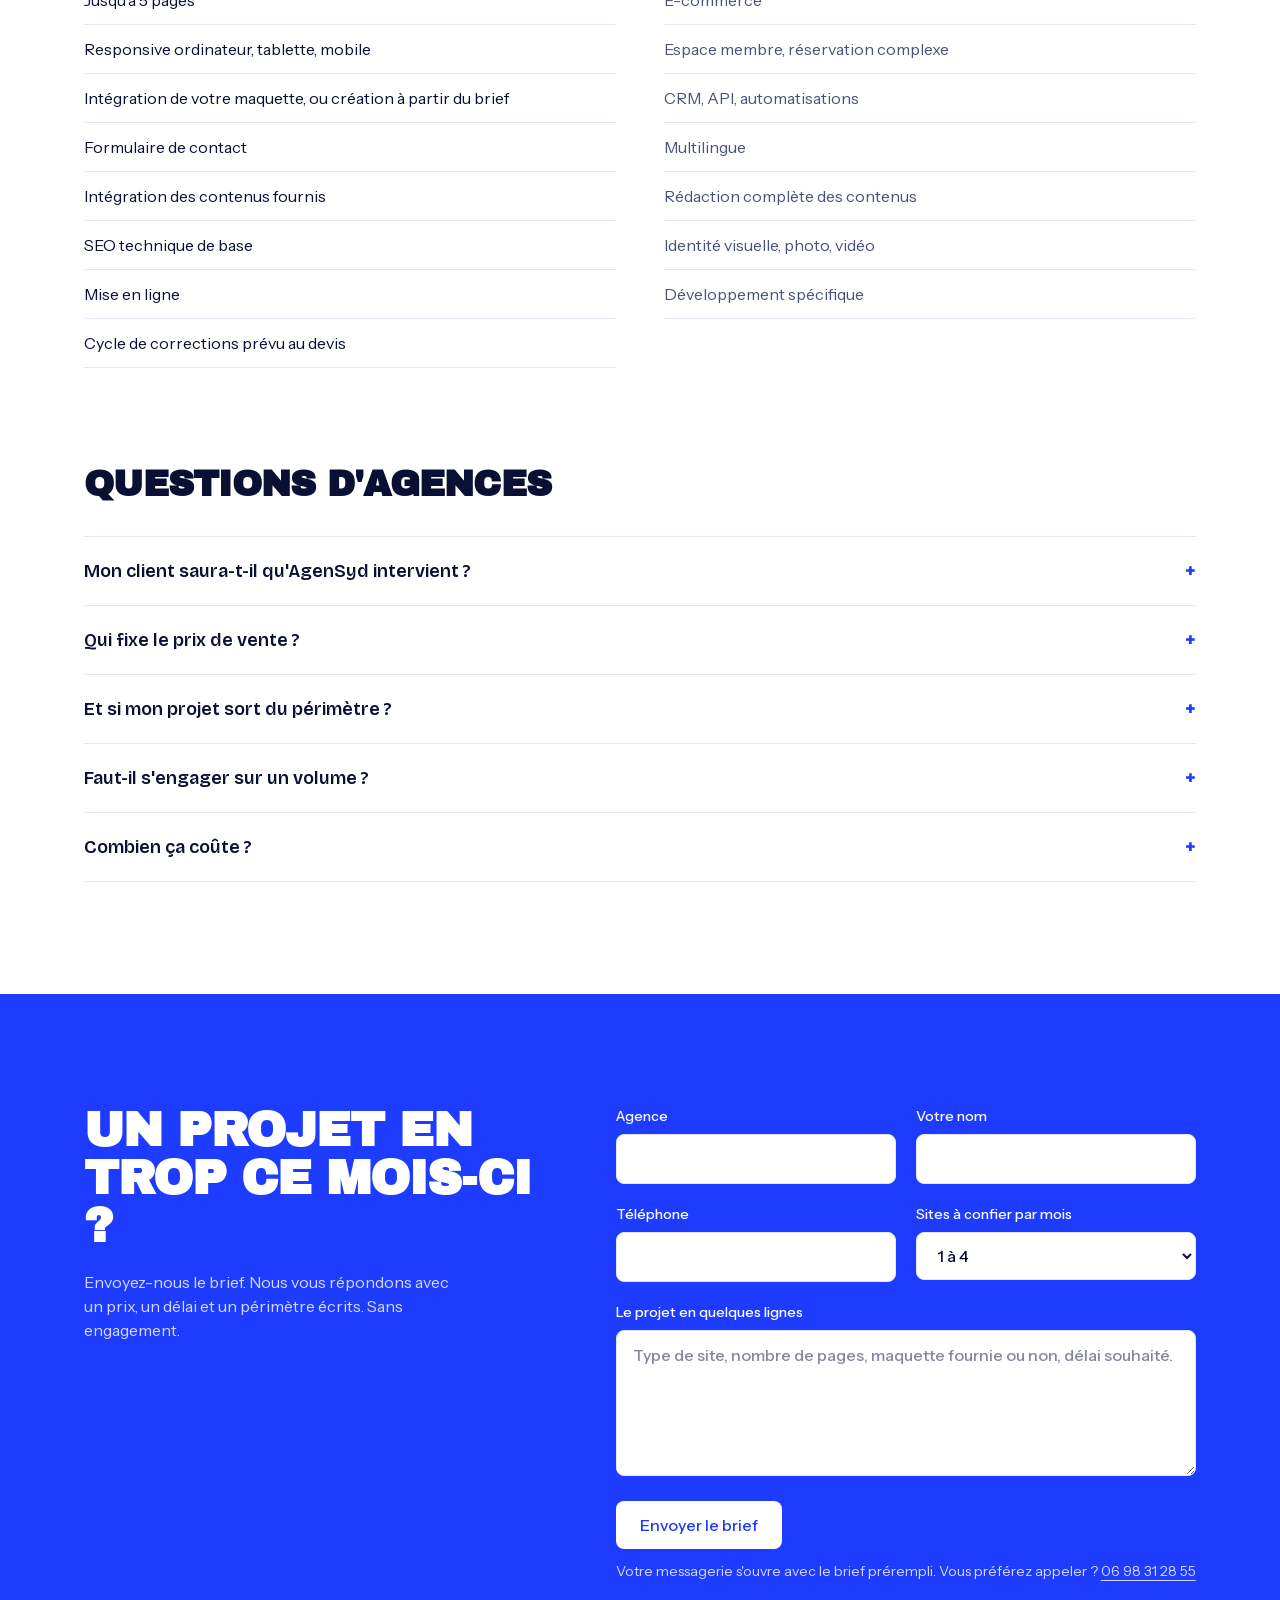
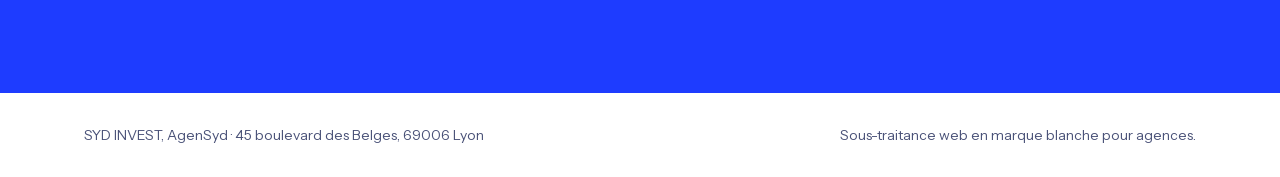
<file: sous-traitance.html>
<!DOCTYPE html><html lang="fr" class="bricolage_grotesque_75dbf6a0-module__V5rL5a__variable instrument_sans_5eebf5bb-module__nE4pbG__variable dm_mono_ed3df95c-module__D4oVwa__variable antialiased"><head><meta charSet="utf-8"/><meta name="viewport" content="width=device-width, initial-scale=1"/><link rel="preload" href="/_next/static/media/017d9bea37084d9b-s.p.41rroleoq1br7.woff2" as="font" crossorigin="" type="font/woff2"/><link rel="preload" href="/_next/static/media/36363bfb06833f56-s.p.38hmww4cj4vme.woff2" as="font" crossorigin="" type="font/woff2"/><link rel="preload" href="/_next/static/media/a73419dd2ba2d841-s.p.2yee423r7ahpo.woff2" as="font" crossorigin="" type="font/woff2"/><link rel="preload" href="/_next/static/media/f06bf9da926bae75-s.p.2874ccu1_u7jf.woff2" as="font" crossorigin="" type="font/woff2"/><link rel="preload" href="/logo-icon-onblue.png" as="image"/><link rel="stylesheet" href="/_next/static/chunks/2abdfjqi9pv6-.css" data-precedence="next"/><link rel="preload" as="script" fetchPriority="low" href="/_next/static/chunks/2-xwlmnlyaeq1.js"/><script src="/_next/static/chunks/0ktrcj4qarsyq.js" async=""></script><script src="/_next/static/chunks/3_0hkryqtvmrk.js" async=""></script><script src="/_next/static/chunks/turbopack-2nlzw6yl-5rhb.js" async=""></script><script src="/_next/static/chunks/44oxwbh__ebkl.js" async=""></script><script src="/_next/static/chunks/150dh7y5g09t_.js" async=""></script><title>Sous-traitance web en marque blanche pour agences | AgenSyd</title><meta name="description" content="Agence web surchargée ? AgenSyd produit vos sites en marque blanche. Vous gardez votre client, votre marque et votre marge. Prix fixe par site, dégressif selon le volume. Agence basée à Lyon."/><link rel="canonical" href="https://www.agensyd.fr/sous-traitance.html"/><meta property="og:title" content="Sous-traitance web en marque blanche pour agences | AgenSyd"/><meta property="og:description" content="Vous vendez, AgenSyd produit. Sous-traitance de sites web en marque blanche pour agences et freelances."/><meta property="og:url" content="https://www.agensyd.fr/sous-traitance.html"/><meta property="og:image" content="https://www.agensyd.fr/og-image.jpg"/><meta property="og:image:width" content="1200"/><meta property="og:image:height" content="630"/><meta property="og:type" content="website"/><meta name="twitter:card" content="summary_large_image"/><meta name="twitter:title" content="Sous-traitance web en marque blanche pour agences | AgenSyd"/><meta name="twitter:description" content="Vous vendez, AgenSyd produit. Sous-traitance de sites web en marque blanche pour agences et freelances."/><meta name="twitter:image" content="https://www.agensyd.fr/og-image.jpg"/><meta name="twitter:image:width" content="1200"/><meta name="twitter:image:height" content="630"/><link rel="icon" href="/favicon.png"/><meta name="next-size-adjust" content=""/><script src="/_next/static/chunks/0cz1d0mv5g_q7.js" noModule=""></script><link rel="preconnect" href="https://fonts.googleapis.com"/><link rel="preconnect" href="https://fonts.gstatic.com" crossorigin=""/><link href="https://fonts.googleapis.com/css2?family=Archivo+Black&display=swap" rel="stylesheet"/></head><body><div hidden=""><!--$--><!--/$--></div><noscript><iframe src="https://www.googletagmanager.com/ns.html?id=GTM-NB92428T" height="0" width="0" style="display:none;visibility:hidden"></iframe></noscript><script type="application/ld+json">{"@context":"https://schema.org","@graph":[{"@type":"WebPage","@id":"https://www.agensyd.fr/sous-traitance.html","url":"https://www.agensyd.fr/sous-traitance.html","name":"Sous-traitance web en marque blanche pour agences | AgenSyd","inLanguage":"fr-FR"},{"@type":"FAQPage","mainEntity":[{"@type":"Question","name":"Mon client saura-t-il qu'AgenSyd intervient ?","acceptedAnswer":{"@type":"Answer","text":"Non. Aucune mention d'AgenSyd dans le site, le code, les échanges ou la facturation. Nous ne contactons jamais votre client."}},{"@type":"Question","name":"Qui fixe le prix de vente ?","acceptedAnswer":{"@type":"Answer","text":"Vous. Vous facturez votre client au tarif que vous voulez et gardez la différence avec notre prix de production."}},{"@type":"Question","name":"Et si mon projet sort du périmètre ?","acceptedAnswer":{"@type":"Answer","text":"E-commerce, multilingue, développement spécifique : nous chiffrons un devis avant de démarrer. Rien n'est facturé sans votre accord."}},{"@type":"Question","name":"Faut-il s'engager sur un volume ?","acceptedAnswer":{"@type":"Answer","text":"Non. Vous pouvez nous confier un seul projet pour tester. Prix, délai et périmètre sont confirmés par écrit avant le démarrage."}},{"@type":"Question","name":"Combien ça coûte ?","acceptedAnswer":{"@type":"Answer","text":"Un prix fixe par site, selon la formule : landing, vitrine 5 ou 10 pages, e-commerce. Plus vous nous confiez de sites sur 3 mois, plus le prix baisse, jusqu'à 15 %. Pas d'engagement. Vous fixez librement votre prix de vente. Le montant exact est confirmé par écrit avant le démarrage."}}]}]}</script><header class="mx-auto flex max-w-6xl items-center justify-between px-5 py-5"><a href="/" aria-label="Accueil AgenSyd" class="flex items-center gap-2.5 font-display text-xl font-semibold tracking-tight"><img src="/logo-icon-onblue.png" alt="" width="30" height="30"/><span>Agen<span class="text-brand">Syd</span></span></a><nav class="flex items-center gap-6 text-sm font-medium"><a href="#fonctionnement" class="hidden hover:text-brand sm:inline">Fonctionnement</a><a href="#tarifs" class="hidden hover:text-brand sm:inline">Simulateur</a><a href="#perimetre" class="hidden hover:text-brand sm:inline">Périmètre</a><a href="#brief" class="rounded-lg border border-ink px-4 py-2 transition-colors hover:bg-ink hover:text-white">Envoyer un brief</a></nav></header><main><section class="mx-auto grid max-w-6xl gap-12 px-5 pt-14 pb-20 md:grid-cols-[1.05fr_1fr] md:items-center md:pt-24 md:pb-28"><div><p class="font-mono text-sm text-brand">Sous-traitance web en marque blanche pour agences</p><h1 class="mt-5 font-display text-5xl leading-[0.95] font-semibold tracking-tight md:text-7xl">Vous vendez.<br/>Nous produisons.</h1><p class="mt-6 max-w-md text-lg text-mute">Trop de projets pour votre équipe ? AgenSyd réalise vos sites vitrines sous votre nom. Votre client reste votre client.</p><label for="agency" class="mt-10 block text-sm font-medium">Essayez : écrivez le nom de votre agence</label><input id="agency" maxLength="28" placeholder="Studio Durand" autoComplete="organization" class="mt-2 w-full max-w-sm rounded-lg border border-line bg-white px-4 py-3 text-base placeholder:text-mute/60" value=""/><div class="mt-6 flex flex-wrap items-center gap-x-6 gap-y-3"><a href="#brief" class="rounded-lg bg-brand px-5 py-3 font-medium text-white transition-colors hover:bg-ink">Envoyer un brief</a><a href="#fonctionnement" class="font-medium underline decoration-line decoration-2 underline-offset-4 hover:decoration-brand">Voir comment ça marche</a></div></div><div class="relative" aria-live="polite"><div class="overflow-hidden rounded-xl border border-line bg-white shadow-[0_30px_60px_-30px_rgba(27,31,59,0.35)]"><div class="flex items-center gap-2 border-b border-line bg-wash px-4 py-3"><span class="size-2.5 rounded-full bg-line"></span><span class="size-2.5 rounded-full bg-line"></span><span class="size-2.5 rounded-full bg-line"></span><span class="ml-3 truncate rounded bg-white px-3 py-1 font-mono text-xs text-mute">menuiserie-vallon.fr</span></div><div class="px-6 pt-8 pb-6"><p class="font-mono text-xs text-mute">Menuiserie Vallon · Villeurbanne</p><p class="mt-3 font-display text-3xl leading-tight font-semibold">Escaliers et agencements sur mesure, depuis 1987.</p><div class="mt-6 grid grid-cols-3 gap-3"><div class="h-20 rounded-md bg-wash"></div><div class="h-20 rounded-md bg-wash"></div><div class="h-20 rounded-md bg-wash"></div></div><div class="mt-6 flex items-center justify-between gap-4 border-t border-line pt-4 text-xs text-mute"><span>© Menuiserie Vallon</span><span>Site réalisé par<!-- --> <strong class="stamp inline-block font-semibold text-ink">votre agence</strong></span></div></div></div><div class="absolute -top-5 right-2 rotate-3 rounded-md bg-tape px-4 py-3 shadow-md md:-right-6"><p class="font-mono text-[11px] tracking-wide text-ink/70 uppercase">Étiquette du site</p><p class="stamp mt-0.5 font-display text-lg leading-none font-semibold">Votre agence</p><p class="mt-1.5 font-mono text-[11px] text-ink/70"><s>AgenSyd</s> · invisible</p></div></div></section><section class="border-y border-line bg-wash"><div class="mx-auto grid max-w-6xl gap-10 px-5 py-16 md:grid-cols-2 md:py-20"><div><h2 class="font-display text-3xl font-semibold tracking-tight md:text-4xl">Une capacité de production en plus, sans recruter.</h2><p class="mt-5 max-w-md text-mute">Pic d&#x27;activité, équipe déjà prise, délai serré, développeur introuvable : vous nous confiez le site, à la demande, projet par projet. Nous restons à la production, jamais face à votre client.</p></div><div class="grid gap-8 sm:grid-cols-2"><div><h3 class="font-mono text-sm text-mute">Vous gardez</h3><ul class="mt-4 space-y-2.5 font-medium"><li>Votre client</li><li>Votre relation commerciale</li><li>Votre marque</li><li>Votre facturation</li><li>Votre marge</li></ul></div><div><h3 class="font-mono text-sm text-mute">Nous prenons</h3><ul class="mt-4 space-y-2.5 font-medium"><li>La production du site</li><li>Les corrections prévues</li><li>La mise en ligne</li></ul></div></div></div></section><section id="fonctionnement" class="mx-auto max-w-6xl scroll-mt-8 px-5 py-20 md:py-28"><h2 class="font-display text-3xl font-semibold tracking-tight md:text-4xl">Du brief à la livraison</h2><ol class="mt-12 grid gap-x-10 gap-y-10 sm:grid-cols-2 lg:grid-cols-3"><li class="border-t border-ink pt-5"><span class="font-mono text-sm text-brand">Étape <!-- -->1</span><h3 class="mt-2 font-display text-xl font-semibold">Vous signez votre client</h3><p class="mt-2 text-mute">Vous vendez le projet à votre prix. Nous n&#x27;intervenons pas.</p></li><li class="border-t border-ink pt-5"><span class="font-mono text-sm text-brand">Étape <!-- -->2</span><h3 class="mt-2 font-display text-xl font-semibold">Vous transmettez le brief</h3><p class="mt-2 text-mute">Cahier des charges, identité, contenus, références, délai souhaité.</p></li><li class="border-t border-ink pt-5"><span class="font-mono text-sm text-brand">Étape <!-- -->3</span><h3 class="mt-2 font-display text-xl font-semibold">Nous validons</h3><p class="mt-2 text-mute">Prix, délai, périmètre et contraintes techniques confirmés par écrit.</p></li><li class="border-t border-ink pt-5"><span class="font-mono text-sm text-brand">Étape <!-- -->4</span><h3 class="mt-2 font-display text-xl font-semibold">Nous produisons</h3><p class="mt-2 text-mute">Le site est réalisé sous votre nom, sans aucune mention d&#x27;AgenSyd.</p></li><li class="border-t border-ink pt-5"><span class="font-mono text-sm text-brand">Étape <!-- -->5</span><h3 class="mt-2 font-display text-xl font-semibold">Nous corrigeons</h3><p class="mt-2 text-mute">Les corrections prévues au devis, sur une liste consolidée.</p></li><li class="border-t border-ink pt-5"><span class="font-mono text-sm text-brand">Étape <!-- -->6</span><h3 class="mt-2 font-display text-xl font-semibold">Nous vous livrons</h3><p class="mt-2 text-mute">Vous présentez le site à votre client. Vous restez son seul interlocuteur.</p></li></ol></section><section id="tarifs" class="scroll-mt-8 border-y border-line bg-wash"><div class="mx-auto max-w-6xl px-5 py-20 md:py-28"><h2 class="font-display text-3xl font-semibold tracking-tight md:text-4xl">Un prix fixe par site. Moins cher quand vous nous en confiez plus.</h2><p class="mt-4 max-w-xl text-mute">Choisissez une formule, le nombre de sites confiés et votre prix de vente : vous voyez ce que vous nous payez et ce que vous gardez. Remise automatique selon le volume, sans engagement.</p><div class="mt-12"><div class="grid gap-8 lg:grid-cols-[1fr_1fr]"><div class="rounded-xl border border-line bg-white p-6 md:p-8"><fieldset><legend class="font-medium">Type de site confié</legend><div class="mt-3 grid grid-cols-2 gap-3"><label class="cursor-pointer rounded-lg border px-4 py-3 transition-colors has-[:focus-visible]:outline-2 has-[:focus-visible]:outline-brand border-line hover:border-mute"><input type="radio" class="sr-only" name="formule" value="landing"/><span class="block font-display font-semibold">Landing</span><span class="text-sm text-mute">1 page</span></label><label class="cursor-pointer rounded-lg border px-4 py-3 transition-colors has-[:focus-visible]:outline-2 has-[:focus-visible]:outline-brand border-brand bg-brand/5"><input type="radio" class="sr-only" name="formule" checked="" value="vitrine5"/><span class="block font-display font-semibold">Vitrine 5 pages</span><span class="text-sm text-mute">jusqu&#x27;à 5 pages</span></label><label class="cursor-pointer rounded-lg border px-4 py-3 transition-colors has-[:focus-visible]:outline-2 has-[:focus-visible]:outline-brand border-line hover:border-mute"><input type="radio" class="sr-only" name="formule" value="vitrine10"/><span class="block font-display font-semibold">Vitrine 10 pages</span><span class="text-sm text-mute">jusqu&#x27;à 10 pages</span></label><label class="cursor-pointer rounded-lg border px-4 py-3 transition-colors has-[:focus-visible]:outline-2 has-[:focus-visible]:outline-brand border-line hover:border-mute"><input type="radio" class="sr-only" name="formule" value="ecommerce"/><span class="block font-display font-semibold">E-commerce</span><span class="text-sm text-mute">moins de 50 produits</span></label></div></fieldset><label for="sites" class="mt-8 flex items-baseline justify-between gap-4 font-medium"><span>Sites confiés sur 3 mois</span><span class="font-mono text-2xl">6</span></label><input id="sites" type="range" min="1" max="30" class="mt-4 w-full" value="6"/><p class="mt-1 text-sm text-mute">Soit environ <!-- -->2<!-- --> par mois.</p><label for="sale" class="mt-8 flex items-baseline justify-between gap-4 font-medium"><span>Prix auquel vous vendez le site</span><span class="font-mono text-2xl">1 500 €</span></label><input id="sale" type="range" min="500" max="5000" step="50" class="mt-4 w-full" value="1500"/><p class="mt-1 text-sm text-mute">HT, à votre client. Sert uniquement à calculer votre marge.</p></div><div class="rounded-xl border border-line bg-white p-6 md:p-8"><div aria-live="polite"><p class="font-mono text-sm text-brand">Vitrine 5 pages<!-- --> · <!-- -->remise volume −15 %</p><dl class="mt-6 grid grid-cols-2 gap-x-6 gap-y-7"><div><dt class="text-sm text-mute">Prix AgenSyd, par site</dt><dd class="mt-1 font-mono text-2xl">587 €</dd><dd class="text-sm text-mute">HT<!-- --> · au lieu de 690 €</dd></div><div><dt class="text-sm text-mute">Votre marge, par site</dt><dd class="mt-1 font-mono text-2xl text-brand">913 €</dd><dd class="text-sm text-mute">61<!-- --> % du prix de vente</dd></div><div class="border-t border-line pt-6"><dt class="text-sm text-mute">Facturé par AgenSyd, sur 3 mois</dt><dd class="mt-1 font-mono text-2xl">3 522 €</dd><dd class="text-sm text-mute">HT<!-- --> · 618 € économisés</dd></div><div class="border-t border-line pt-6"><dt class="text-sm text-mute">Votre marge brute, sur 3 mois</dt><dd class="mt-1 font-mono text-2xl text-brand">5 478 €</dd><dd class="text-sm text-mute">HT, avant vos coûts</dd></div></dl></div><table class="mt-8 w-full text-left"><caption class="sr-only">Remise selon le nombre de sites confiés sur 3 mois</caption><thead><tr class="border-b border-ink text-sm text-mute"><th scope="col" class="py-2 font-medium">Sites sur 3 mois</th><th scope="col" class="py-2 text-right font-medium">Remise</th><th scope="col" class="py-2 text-right font-medium">Vitrine 5 pages</th></tr></thead><tbody><tr class="border-b border-line "><th scope="row" class="py-3 pr-2 font-normal">1 à 2 sites</th><td class="py-3 text-right font-mono">—</td><td class="py-3 text-right font-mono">690 €</td></tr><tr class="border-b border-line "><th scope="row" class="py-3 pr-2 font-normal">3 à 5 sites</th><td class="py-3 text-right font-mono">−8 %</td><td class="py-3 text-right font-mono">635 €</td></tr><tr class="border-b border-line bg-tape/40"><th scope="row" class="py-3 pr-2 font-normal">6 sites et plus</th><td class="py-3 text-right font-mono">−15 %</td><td class="py-3 text-right font-mono">587 €</td></tr></tbody></table><p class="mt-4 text-sm text-mute">Simulation indicative. Remise calculée sur les 3 derniers mois, sans engagement. Prix confirmé par écrit avant le démarrage.</p></div></div></div></div></section><section id="perimetre" class="mx-auto max-w-6xl scroll-mt-8 px-5 py-20 md:py-28"><h2 class="font-display text-3xl font-semibold tracking-tight md:text-4xl">Ce que couvre un site</h2><div class="mt-12 grid gap-12 md:grid-cols-2"><div><h3 class="font-mono text-sm text-brand">Inclus dans le prix</h3><ul class="mt-5 divide-y divide-line border-y border-line"><li class="py-3">Jusqu&#x27;à 5 pages</li><li class="py-3">Responsive ordinateur, tablette, mobile</li><li class="py-3">Intégration de votre maquette, ou création à partir du brief</li><li class="py-3">Formulaire de contact</li><li class="py-3">Intégration des contenus fournis</li><li class="py-3">SEO technique de base</li><li class="py-3">Mise en ligne</li><li class="py-3">Cycle de corrections prévu au devis</li></ul></div><div><h3 class="font-mono text-sm text-mute">Sur devis, avant démarrage</h3><ul class="mt-5 divide-y divide-line border-y border-line text-mute"><li class="py-3">E-commerce</li><li class="py-3">Espace membre, réservation complexe</li><li class="py-3">CRM, API, automatisations</li><li class="py-3">Multilingue</li><li class="py-3">Rédaction complète des contenus</li><li class="py-3">Identité visuelle, photo, vidéo</li><li class="py-3">Développement spécifique</li></ul></div></div><h2 class="mt-24 font-display text-3xl font-semibold tracking-tight md:text-4xl">Questions d&#x27;agences</h2><div class="mt-8 divide-y divide-line border-y border-line"><details class="group py-5"><summary class="flex cursor-pointer list-none items-center justify-between gap-6 font-display text-lg font-semibold">Mon client saura-t-il qu&#x27;AgenSyd intervient ?<span aria-hidden="true" class="font-mono text-brand transition-transform group-open:rotate-45">+</span></summary><p class="mt-3 max-w-2xl text-mute">Non. Aucune mention d&#x27;AgenSyd dans le site, le code, les échanges ou la facturation. Nous ne contactons jamais votre client.</p></details><details class="group py-5"><summary class="flex cursor-pointer list-none items-center justify-between gap-6 font-display text-lg font-semibold">Qui fixe le prix de vente ?<span aria-hidden="true" class="font-mono text-brand transition-transform group-open:rotate-45">+</span></summary><p class="mt-3 max-w-2xl text-mute">Vous. Vous facturez votre client au tarif que vous voulez et gardez la différence avec notre prix de production.</p></details><details class="group py-5"><summary class="flex cursor-pointer list-none items-center justify-between gap-6 font-display text-lg font-semibold">Et si mon projet sort du périmètre ?<span aria-hidden="true" class="font-mono text-brand transition-transform group-open:rotate-45">+</span></summary><p class="mt-3 max-w-2xl text-mute">E-commerce, multilingue, développement spécifique : nous chiffrons un devis avant de démarrer. Rien n&#x27;est facturé sans votre accord.</p></details><details class="group py-5"><summary class="flex cursor-pointer list-none items-center justify-between gap-6 font-display text-lg font-semibold">Faut-il s&#x27;engager sur un volume ?<span aria-hidden="true" class="font-mono text-brand transition-transform group-open:rotate-45">+</span></summary><p class="mt-3 max-w-2xl text-mute">Non. Vous pouvez nous confier un seul projet pour tester. Prix, délai et périmètre sont confirmés par écrit avant le démarrage.</p></details><details class="group py-5"><summary class="flex cursor-pointer list-none items-center justify-between gap-6 font-display text-lg font-semibold">Combien ça coûte ?<span aria-hidden="true" class="font-mono text-brand transition-transform group-open:rotate-45">+</span></summary><p class="mt-3 max-w-2xl text-mute">Un prix fixe par site, selon la formule : landing, vitrine 5 ou 10 pages, e-commerce. Plus vous nous confiez de sites sur 3 mois, plus le prix baisse, jusqu&#x27;à 15 %. Pas d&#x27;engagement. Vous fixez librement votre prix de vente. Le montant exact est confirmé par écrit avant le démarrage.</p></details></div></section><section id="brief" class="scroll-mt-8 bg-brand text-white"><div class="mx-auto grid max-w-6xl gap-12 px-5 py-20 md:grid-cols-[1fr_1.2fr] md:py-28"><div><h2 class="font-display text-4xl leading-none font-semibold tracking-tight md:text-5xl">Un projet en trop ce mois-ci ?</h2><p class="mt-5 max-w-sm text-white/80">Envoyez-nous le brief. Nous vous répondons avec un prix, un délai et un périmètre écrits. Sans engagement.</p></div><form class="grid gap-5 sm:grid-cols-2" action="javascript:throw new Error(&#x27;React form unexpectedly submitted.&#x27;)"><label class="text-sm font-medium">Agence<input required="" autoComplete="organization" class="mt-2 w-full rounded-lg border border-line bg-white px-4 py-3 text-base text-ink" name="agence"/></label><label class="text-sm font-medium">Votre nom<input required="" autoComplete="name" class="mt-2 w-full rounded-lg border border-line bg-white px-4 py-3 text-base text-ink" name="nom"/></label><label class="text-sm font-medium">Téléphone<input type="tel" autoComplete="tel" class="mt-2 w-full rounded-lg border border-line bg-white px-4 py-3 text-base text-ink" name="tel"/></label><label class="text-sm font-medium">Sites à confier par mois<select name="volume" class="mt-2 w-full rounded-lg border border-line bg-white px-4 py-3 text-base text-ink"><option selected="">1 à 4</option><option>5 à 9</option><option>10 à 14</option><option>15 à 19</option><option>20 et plus</option></select></label><label class="text-sm font-medium sm:col-span-2">Le projet en quelques lignes<textarea name="projet" required="" rows="5" placeholder="Type de site, nombre de pages, maquette fournie ou non, délai souhaité." class="mt-2 w-full rounded-lg border border-line bg-white px-4 py-3 text-base text-ink"></textarea></label><div class="sm:col-span-2"><button type="submit" class="rounded-lg bg-tape px-6 py-3 font-medium text-ink transition-colors hover:bg-white">Envoyer le brief</button><p class="mt-3 text-sm text-white/80">Votre messagerie s&#x27;ouvre avec le brief prérempli. Vous préférez appeler ?<!-- --> <a href="tel:+33698312855" class="underline underline-offset-4">06 98 31 28 55</a></p></div></form></div></section></main><footer class="mx-auto flex max-w-6xl flex-wrap items-center justify-between gap-3 px-5 py-8 text-sm text-mute"><span>SYD INVEST, AgenSyd · 45 boulevard des Belges, 69006 Lyon</span><span>Sous-traitance web en marque blanche pour agences.</span></footer><!--$--><!--/$--><script>addEventListener("submit",function(a){if(!a.defaultPrevented){var b=a.target,d=a.submitter,c=b.action,e=d;if(d){var f=d.getAttribute("formAction");null!=f&&(c=f,e=null)}"javascript:throw new Error('React form unexpectedly submitted.')"===c&&(a.preventDefault(),a=new FormData(b,e),c=b.ownerDocument||b,(c.$$reactFormReplay=c.$$reactFormReplay||[]).push(b,d,a))}});</script><script src="/_next/static/chunks/2-xwlmnlyaeq1.js" id="_R_" async=""></script><script>(self.__next_f=self.__next_f||[]).push([0])</script><script>self.__next_f.push([1,"1:\"$Sreact.fragment\"\n2:I[79520,[\"/_next/static/chunks/44oxwbh__ebkl.js\"],\"\"]\n4:I[39756,[\"/_next/static/chunks/44oxwbh__ebkl.js\"],\"default\"]\n5:I[37457,[\"/_next/static/chunks/44oxwbh__ebkl.js\"],\"default\"]\nd:I[68027,[\"/_next/static/chunks/44oxwbh__ebkl.js\"],\"default\",1]\n:HL[\"/_next/static/chunks/2abdfjqi9pv6-.css\",\"style\"]\n:HL[\"/_next/static/media/017d9bea37084d9b-s.p.41rroleoq1br7.woff2\",\"font\",{\"crossOrigin\":\"\",\"type\":\"font/woff2\"}]\n:HL[\"/_next/static/media/36363bfb06833f56-s.p.38hmww4cj4vme.woff2\",\"font\",{\"crossOrigin\":\"\",\"type\":\"font/woff2\"}]\n:HL[\"/_next/static/media/a73419dd2ba2d841-s.p.2yee423r7ahpo.woff2\",\"font\",{\"crossOrigin\":\"\",\"type\":\"font/woff2\"}]\n:HL[\"/_next/static/media/f06bf9da926bae75-s.p.2874ccu1_u7jf.woff2\",\"font\",{\"crossOrigin\":\"\",\"type\":\"font/woff2\"}]\n3:[\"$\",\"iframe\",null,{\"src\":\"https://www.googletagmanager.com/ns.html?id=GTM-NB92428T\",\"height\":\"0\",\"width\":\"0\",\"style\":{\"display\":\"none\",\"visibility\":\"hidden\"}}]\n6:T662,{\"@context\":\"https://schema.org\",\"@graph\":[{\"@type\":\"WebPage\",\"@id\":\"https://www.agensyd.fr/sous-traitance.html\",\"url\":\"https://www.agensyd.fr/sous-traitance.html\",\"name\":\"Sous-traitance web en marque blanche pour agences | AgenSyd\",\"inLanguage\":\"fr-FR\"},{\"@type\":\"FAQPage\",\"mainEntity\":[{\"@type\":\"Question\",\"name\":\"Mon client saura-t-il qu'AgenSyd intervient ?\",\"acceptedAnswer\":{\"@type\":\"Answer\",\"text\":\"Non. Aucune mention d'AgenSyd dans le site, le code, les échanges ou la facturation. Nous ne contactons jamais votre client.\"}},{\"@type\":\"Question\",\"name\":\"Qui fixe le prix de vente ?\",\"acceptedAnswer\":{\"@type\":\"Answer\",\"text\":\"Vous. Vous facturez votre client au tarif que vous voulez et gardez la différence avec notre prix de production.\"}},{\"@type\":\"Question\",\"name\":\"Et si mon projet sort du périmètre ?\",\"acceptedAnswer\":{\"@type\":\"Answer\",\"text\":\"E-commerce, multilingue, développement spécifique : nous chiffrons un devis avant de démarrer. Rien n'est facturé sans votre accord.\"}},{\"@type\":\"Question\",\"name\":\"Faut-il s'engager sur un volume ?\",\"acceptedAnswer\":{\"@type\":\"Answer\",\"text\":\"Non. Vous pouvez nous confier un seul projet pour tester. Prix, délai et périmètre sont confirmés par écrit avant le démarrage.\"}},{\"@type\":\"Question\",\"name\":\"Combien ça coûte ?\",\"acceptedAnswer\":{\"@type\":\"Answer\",\"text\":\"Un prix fixe par site, selon la formule : landing, vitrine 5 ou 10 pages, e-commerce. Plus vous nous confiez de sites sur 3 mois, plus le prix baisse, jusqu'à 15 %. Pas d'engagement. Vous fixez librement votre prix de vente. Le montant exact est confirmé par écrit avant le démarrage.\"}}]}]}0:{\"P\":null,\"c\":[\"\",\"\"],\"q\":\"\",\"i\":false,\"f\":[[[\"\",{\"children\":[\"__PAGE__\",{},\"$undefined\",\"$undefined\",4608]},\"$undefined\",\"$undefined\",4624],[[\"$\",\"$1\",\"c\",{\"children\":[[[\"$\",\"link\",\"0\",{\"rel\":\"stylesheet\",\"href\":\"/_next/static/chunks/2abdfjqi9pv6-.css\",\"precedence\":\"next\",\"crossOrigin\":\"$undefined\",\"nonce\":\"$undefined\"}],[\"$\",\"script\",\"script-0\",{\"src\":\"/_next/static/chunks/44oxwbh__ebkl.js\",\"async\":true,\"nonce\":\"$undefined\"}]],[\"$\",\"html\",null,{\"lang\":\"fr\",\"className\":\"bricolage_grotesque_75dbf6a0-module__V5rL5a__variable instrument_sans_5eebf5bb-module__nE4pbG__variable dm_mono_ed3df95c-module__D4oVwa__variable antialiased\",\"children\":[\"$\",\"body\",null,{\"children\":[[\"$\",\"$L2\",null,{\"id\":\"gtm\",\"strategy\":\"afterInteractive\",\"children\":\"(function(w,d,s,l,i){w[l]=w[l]||[];w[l].push({'gtm.start':new Date().getTime(),event:'gtm.js'});var f=d.getElementsByTagName(s)[0],j=d.createElement(s),dl=l!='dataLayer'?'\u0026l='+l:'';j.async=true;j.src='https://www.googletagmanager.com/gtm.js?id='+i+dl;f.parentNode.insertBefore(j,f);})(window,document,'script','dataLayer','GTM-NB92428T');\"}],[\"$\",\"noscript\",null,{\"children\":\"$3\"}],[\"$\",\"$L4\",null,{\"parallelRouterKey\":\"children\",\"error\":\"$undefined\",\"errorStyles\":\"$undefined\",\"errorScripts\":\"$undefined\",\"template\":[\"$\",\"$L5\",null,{}],\"templateStyles\":\"$undefined\",\"templateScripts\":\"$undefined\",\"notFound\":[[[\"$\",\"title\",null,{\"children\":\"404: This page could not be found.\"}],[\"$\",\"div\",null,{\"style\":{\"fontFamily\":\"system-ui,\\\"Segoe UI\\\",Roboto,Helvetica,Arial,sans-serif,\\\"Apple Color Emoji\\\",\\\"Segoe UI Emoji\\\"\",\"height\":\"100vh\",\"textAlign\":\"center\",\"display\":\"flex\",\"flexDirection\":\"column\",\"alignItems\":\"center\",\"justifyContent\":\"center\"},\"children\":[\"$\",\"div\",null,{\"children\":[[\"$\",\"style\",null,{\"dangerouslySetInnerHTML\":{\"__html\":\"body{color:#000;background:#fff;margin:0}.next-error-h1{border-right:1px solid rgba(0,0,0,.3)}@media (prefers-color-scheme:dark){body{color:#fff;background:#000}.next-error-h1{border-right:1px solid rgba(255,255,255,.3)}}\"}}],[\"$\",\"h1\",null,{\"className\":\"next-error-h1\",\"style\":{\"display\":\"inline-block\",\"margin\":\"0 20px 0 0\",\"padding\":\"0 23px 0 0\",\"fontSize\":24,\"fontWeight\":500,\"verticalAlign\":\"top\",\"lineHeight\":\"49px\"},\"children\":404}],[\"$\",\"div\",null,{\"style\":{\"display\":\"inline-block\"},\"children\":[\"$\",\"h2\",null,{\"style\":{\"fontSize\":14,\"fontWeight\":400,\"lineHeight\":\"49px\",\"margin\":0},\"children\":\"This page could not be found.\"}]}]]}]}]],[]],\"forbidden\":\"$undefined\",\"unauthorized\":\"$undefined\"}]]}]}]]}],{\"children\":[[\"$\",\"$1\",\"c\",{\"children\":[[[\"$\",\"script\",null,{\"type\":\"application/ld+json\",\"dangerouslySetInnerHTML\":{\"__html\":\"$6\"}}],\"$L7\",\"$L8\",\"$L9\"],[\"$La\"],\"$Lb\"]}],{},null,false,null]},null,false,null],\"$Lc\",false]],\"m\":\"$undefined\",\"G\":[\"$d\",[\"$Le\"]],\"S\":true,\"h\":null,\"r\":\"$undefined\",\"s\":\"$undefined\",\"a\":\"$undefined\",\"l\":\"$undefined\",\"p\":\"$undefined\",\"d\":\"$undefined\",\"b\":\"s5p1tLXNgUelHsYCn25DC\"}\nf:I[92349,[\"/_next/static/chunks/44oxwbh__ebkl.js\",\"/_next/static/chunks/150dh7y5g09t_.js\"],\"Hero\"]\n14:I[97367,[\"/_next/static/chunks/44oxwbh__ebkl.js\"],\"OutletBoundary\"]\n15:\"$Sreact.suspense\"\n17:I[97367,[\"/_next/static/chunks/44oxwbh__ebkl.js\"],\"ViewportBoundary\"]\n19:I[97367,[\"/_next/static/chunks/44oxwbh__ebkl.js\"],\"MetadataBoundary\"]\n:HL[\"/logo-icon-onblue.png\",\"image\"]\n7:[\"$\",\"header\",null,{\"className\":\"mx-auto flex max-w-6xl items-center justify-between px-5 py-5\",\"children\":[[\"$\",\"a\",null,{\"href\":\"/\",\"aria-label\":\"Accueil AgenSyd\",\"className\":\"flex items-center gap-2.5 font-display text-xl font-semibold tracking-tight\",\"children\":[[\"$\",\"img\",null,{\"src\":\"/logo-icon-onblue.png\",\"alt\":\"\",\"width\":30,\"height\":30}],[\"$\",\"span\",null,{\"children\":[\"Agen\",[\"$\",\"span\",null,{\"className\":\"text-brand\",\"children\":\"Syd\"}]]}]]}],[\"$\",\"nav\",null,{\"className\":\"flex items-center gap-6 text-sm font-medium\",\"children\":[[\"$\",\"a\",null,{\"href\":\"#fonctionnement\",\"className\":\"hidden hover:text-brand sm:inline\",\"children\":\"Fonctionnement\"}],[\"$\",\"a\",null,{\"href\":\"#tarifs\",\"className\":\"hidden hover:text-brand sm:inline\",\"children\":\"Simulateur\"}],[\"$\",\"a\",null,{\"href\":\"#perimetre\",\"className\":\"hidden hover:text-brand sm:inline\",\"children\":\"Périmètre\"}],[\"$\",\"a\",null,{\"href\":\"#brief\",\"className\":\"rounded-lg border border-ink px-4 py-2 transition-colors hover:bg-ink hover:text-white\",\"children\":\"Envoyer un brief\"}]]}]]}]\n8:[\"$\",\"main\",null,{\"children\":[[\"$\",\"$Lf\",null,{}],[\"$\",\"section\",null,{\"className\":\"border-y border-line bg-wash\",\"children\":[\"$\",\"div\",null,{\"className\":\"mx-auto grid max-w-6xl gap-10 px-5 py-16 md:grid-cols-2 md:py-20\",\"children\":[[\"$\",\"div\",null,{\"children\":[[\"$\",\"h2\",null,{\"className\":\"font-display text-3xl font-semibold tracking-tight md:text-4xl\",\"children\":\"Une capacité de production en plus, sans recruter.\"}],[\"$\",\"p\",null,{\"className\":\"mt-5 max-w-md text-mute\",\"children\":\"Pic d'activité, équipe déjà prise, délai serré, développeur introuvable : vous nous confiez le site, à la demande, projet par projet. Nous restons à la production, jamais face à votre client.\"}]]}],[\"$\",\"div\",null,{\"className\":\"grid gap-8 sm:grid-cols-2\",\"children\":[[\"$\",\"div\",null,{\"children\":[[\"$\",\"h3\",null,{\"className\":\"font-mono text-sm text-mute\",\"children\":\"Vous gardez\"}],[\"$\",\"ul\",null,{\"className\":\"mt-4 space-y-2.5 font-medium\",\"children\":[[\"$\",\"li\",\"Votre client\",{\"children\":\"Votre client\"}],[\"$\",\"li\",\"Votre relation commerciale\",{\"children\":\"Votre relation commerciale\"}],[\"$\",\"li\",\"Votre marque\",{\"children\":\"Votre marque\"}],[\"$\",\"li\",\"Votre facturation\",{\"children\":\"Votre facturation\"}],[\"$\",\"li\",\"Votre marge\",{\"children\":\"Votre marge\"}]]}]]}],[\"$\",\"div\",null,{\"children\":[[\"$\",\"h3\",null,{\"className\":\"font-mono text-sm text-mute\",\"children\":\"Nous prenons\"}],[\"$\",\"ul\",null,{\"className\":\"mt-4 space-y-2.5 font-medium\",\"children\":[[\"$\",\"li\",null,{\"children\":\"La production du site\"}],[\"$\",\"li\",null,{\"children\":\"Les corrections prévues\"}],[\"$\",\"li\",null,{\"children\":\"La mise en ligne\"}]]}]]}]]}]]}]}],[\"$\",\"section\",null,{\"id\":\"fonctionnement\",\"className\":\"mx-auto max-w-6xl scroll-mt-8 px-5 py-20 md:py-28\",\"children\":[[\"$\",\"h2\",null,{\"className\":\"font-display text-3xl font-semibold tracking-tight md:text-4xl\",\"children\":\"Du brief à la livraison\"}],[\"$\",\"ol\",null,{\"className\":\"mt-12 grid gap-x-10 gap-y-10 sm:grid-cols-2 lg:grid-cols-3\",\"children\":[[\"$\",\"li\",\"Vous signez votre client\",{\"className\":\"border-t border-ink pt-5\",\"children\":[[\"$\",\"span\",null,{\"className\":\"font-mono text-sm text-brand\",\"children\":[\"Étape \",1]}],[\"$\",\"h3\",null,{\"className\":\"mt-2 font-display text-xl font-semibold\",\"children\":\"Vous signez votre client\"}],[\"$\",\"p\",null,{\"className\":\"mt-2 text-mute\",\"children\":\"Vous vendez le projet à votre prix. Nous n'intervenons pas.\"}]]}],[\"$\",\"li\",\"Vous transmettez le brief\",{\"className\":\"border-t border-ink pt-5\",\"children\":[[\"$\",\"span\",null,{\"className\":\"font-mono text-sm text-brand\",\"children\":[\"Étape \",2]}],[\"$\",\"h3\",null,{\"className\":\"mt-2 font-display text-xl font-semibold\",\"children\":\"Vous transmettez le brief\"}],[\"$\",\"p\",null,{\"className\":\"mt-2 text-mute\",\"children\":\"Cahier des charges, identité, contenus, références, délai souhaité.\"}]]}],[\"$\",\"li\",\"Nous validons\",{\"className\":\"border-t border-ink pt-5\",\"children\":[[\"$\",\"span\",null,{\"className\":\"font-mono text-sm text-brand\",\"children\":[\"Étape \",3]}],[\"$\",\"h3\",null,{\"className\":\"mt-2 font-display text-xl font-semibold\",\"children\":\"Nous validons\"}],[\"$\",\"p\",null,{\"className\":\"mt-2 text-mute\",\"children\":\"Prix, délai, périmètre et contraintes techniques confirmés par écrit.\"}]]}],[\"$\",\"li\",\"Nous produisons\",{\"className\":\"border-t border-ink pt-5\",\"children\":[[\"$\",\"span\",null,{\"className\":\"font-mono text-sm text-brand\",\"children\":[\"Étape \",4]}],[\"$\",\"h3\",null,{\"className\":\"mt-2 font-display text-xl font-semibold\",\"children\":\"Nous produisons\"}],[\"$\",\"p\",null,{\"className\":\"mt-2 text-mute\",\"children\":\"Le site est réalisé sous votre nom, sans aucune mention d'AgenSyd.\"}]]}],[\"$\",\"li\",\"Nous corrigeons\",{\"className\":\"border-t border-ink pt-5\",\"children\":[[\"$\",\"span\",null,{\"className\":\"font-mono text-sm text-brand\",\"children\":[\"Étape \",5]}],[\"$\",\"h3\",null,{\"className\":\"mt-2 font-display text-xl font-semibold\",\"children\":\"Nous corrigeons\"}],[\"$\",\"p\",null,{\"className\":\"mt-2 text-mute\",\"children\":\"Les corrections prévues au devis, sur une liste consolidée.\"}]]}],[\"$\",\"li\",\"Nous vous livrons\",{\"className\":\"border-t border-ink pt-5\",\"children\":[[\"$\",\"span\",null,{\"className\":\"font-mono text-sm text-brand\",\"children\":[\"Étape \",6]}],[\"$\",\"h3\",null,{\"className\":\"mt-2 font-display text-xl font-semibold\",\"children\":\"Nous vous livrons\"}],\"$L10\"]}]]}]]}],\"$L11\",\"$L12\",\"$L13\"]}]\n9:[\"$\",\"footer\",null,{\"className\":\"mx-auto flex max-w-6xl flex-wrap items-center justify-between gap-3 px-5 py-8 text-sm text-mute\",\"children\":[[\"$\",\"span\",null,{\"children\":\"SYD INVEST, AgenSyd · 45 boulevard des Belges, 69006 Lyon\"}],[\"$\",\"span\",null,{\"children\":\"Sous-traitance web en marque blanche pour agences.\"}]]}]\na:[\"$\",\"script\",\"script-0\",{\"src\":\"/_next/static/chunks/150dh7y5g09t_.js\",\"async\":true,\"nonce\":\"$undefined\"}]\nb:[\"$\",\"$L14\",null,{\"children\":[\"$\",\"$15\",null,{\"name\":\"Next.MetadataOutlet\",\"children\":\"$@16\"}]}]\nc:[\"$\",\"$1\",\"h\",{\"children\":[null,[\"$\",\"$L17\",null,{\"children\":\"$L18\"}],[\"$\",\"div\",null,{\"hidden\":true,\"children\":[\"$\",\"$L19\",null,{\"children\":[\"$\",\"$15\",null,{\"name\":\"Next.Metadata\",\"children\":\"$L1a\"}]}]}],[\"$\",\"meta\",null,{\"name\":\"next-size-adjust\",\"content\":\"\"}]]}]\ne:[\"$\",\"link\",\"0\",{\"rel\":\"stylesheet\",\"href\":\"/_next/static/chunks/2abdfjqi9pv6-.css\",\"precedence\":\"next\",\"crossOrigin\":\"$undefined\",\"nonce\":\"$undefined\"}]\n1b:I[99763,[\"/_next/static/chunks/44oxwbh__ebkl.js\",\"/_next/static/chunks/150dh7y5g09t_.js\"],\"Pricing\"]\n20:I[50396,[\"/_next/static/chunks/44oxwbh__ebkl.js\",\"/_next/static/chunks/150dh7y5g09t_.js\"],\"BriefForm\"]\n10:[\"$\",\"p\",null,{\"className\":\"mt-2 text-mute\",\"children\":\"Vous présentez le site à votre client. Vous restez son seul interlocuteur.\"}]\n11:[\"$\",\"section\",null,{\"id\":\"tarifs\",\"className\":\"scroll-mt-8 border-y border-line bg-wash\",\"children\":[\"$\",\"div\",null,{\"className\":\"mx-auto max-w-6xl px-5 py-20 md:py-28\",\"children\":[[\"$\",\"h2\",null,{\"className\":\"font-display text-3xl font-semibold tracking-tight md:text-4xl\",\"children\":\"Un prix fixe par site. Moins cher quand vous nous en confiez plus.\"}],[\"$\",\"p\",null,{\"className\":\"mt-4 max-w-xl text-mute\",\"children\":\"Choisissez une formule, le nombre de sites confiés et votre prix de vente : vous voyez ce que vous nous payez et ce que vous gardez. Remise automatique selon le volume, sans engagement.\"}],[\"$\",\"div\",null,{\"className\":\"mt-12\",\"children\":[\"$\",\"$L1b\",null,{}]}]]}]}]\n12:[\"$\",\"section\",null,{\"id\":\"perimetre\",\"className\":\"mx-auto max-w-6xl scroll-mt-8 px-5 py-20 md:py-28\",\"children\":[[\"$\",\"h2\",null,{\"className\":\"font-display text-3xl font-semibold tracking-tight md:text-4xl\",\"children\":\"Ce que couvre un site\"}],[\"$\",\"div\",null,{\"className\":\"mt-12 grid gap-12 md:grid-cols-2\",\"children\":[[\"$\",\"div\",null,{\"children\":[[\"$\",\"h3\",null,{\"className\":\"font-mono text-sm text-brand\",\"children\":\"Inclus dans le prix\"}],[\"$\",\"ul\",null,{\"className\":\"mt-5 divide-y divide-line border-y border-line\",\"children\":[[\"$\",\"li\",\"Jusqu'à 5 pages\",{\"className\":\"py-3\",\"children\":\"Jusqu'à 5 pages\"}],[\"$\",\"li\",\"Responsive ordinateur, tablette, mobile\",{\"className\":\"py-3\",\"children\":\"Responsive ordinateur, tablette, mobile\"}],[\"$\",\"li\",\"Intégration de votre maquette, ou création à partir du brief\",{\"className\":\"py-3\",\"children\":\"Intégration de votre maquette, ou création à partir du brief\"}],[\"$\",\"li\",\"Formulaire de contact\",{\"className\":\"py-3\",\"children\":\"Formulaire de contact\"}],[\"$\",\"li\",\"Intégration des contenus fournis\",{\"className\":\"py-3\",\"children\":\"Intégration des contenus fournis\"}],[\"$\",\"li\",\"SEO technique de base\",{\"className\":\"py-3\",\"children\":\"SEO technique de base\"}],[\"$\",\"li\",\"Mise en ligne\",{\"className\":\"py-3\",\"children\":\"Mise en ligne\"}],[\"$\",\"li\",\"Cycle de corrections prévu au devis\",{\"className\":\"py-3\",\"children\":\"Cycle de corrections prévu au devis\"}]]}]]}],[\"$\",\"div\",null,{\"children\":[[\"$\",\"h3\",null,{\"className\":\"font-mono text-sm text-mute\",\"children\":\"Sur devis, avant démarrage\"}],[\"$\",\"ul\",null,{\"className\":\"mt-5 divide-y divide-line border-y border-line text-mute\",\"children\":[[\"$\",\"li\",\"E-commerce\",{\"className\":\"py-3\",\"children\":\"E-commerce\"}],[\"$\",\"li\",\"Espace membre, réservation complexe\",{\"className\":\"py-3\",\"children\":\"Espace membre, réservation complexe\"}],[\"$\",\"li\",\"CRM, API, automatisations\",{\"className\":\"py-3\",\"children\":\"CRM, API, automatisations\"}],[\"$\",\"li\",\"Multilingue\",{\"className\":\"py-3\",\"children\":\"Multilingue\"}],[\"$\",\"li\",\"Rédaction complète des contenus\",{\"className\":\"py-3\",\"children\":\"Rédaction complète des contenus\"}],[\"$\",\"li\",\"Identité visuelle, photo, vidéo\",{\"className\":\"py-3\",\"children\":\"Identité visuelle, photo, vidéo\"}],[\"$\",\"li\",\"Développement spécifique\",{\"className\":\"py-3\",\"children\":\"Développement spécifique\"}]]}]]}]]}],[\"$\",\"h2\",null,{\"className\":\"mt-24 font-display text-3xl font-semibold tracking-tight md:text-4xl\",\"children\":\"Questions d'agences\"}],[\"$\",\"div\",null,{\"className\":\"mt-8 divide-y divide-line border-y border-line\",\"children\":[[\"$\",\"details\",\"Mon client saura-t-il qu'AgenSyd intervient ?\",{\"className\":\"group py-5\",\"children\":[[\"$\",\"summary\",null,{\"className\":\"flex cursor-pointer list-none items-center justify-between gap-6 font-display text-lg font-semibold\",\"children\":[\"Mon client saura-t-il qu'AgenSyd intervient ?\",[\"$\",\"span\",null,{\"aria-hidden\":true,\"className\":\"font-mono text-brand transition-transform group-open:rotate-45\",\"children\":\"+\"}]]}],[\"$\",\"p\",null,{\"className\":\"mt-3 max-w-2xl text-mute\",\"children\":\"Non. Aucune mention d'AgenSyd dans le site, le code, les échanges ou la facturation. Nous ne contactons jamais votre client.\"}]]}],[\"$\",\"details\",\"Qui fixe le prix de vente ?\",{\"className\":\"group py-5\",\"children\":[[\"$\",\"summary\",null,{\"className\":\"flex cursor-pointer list-none items-center justify-between gap-6 font-display text-lg font-semibold\",\"children\":[\"Qui fixe le prix de vente ?\",[\"$\",\"span\",null,{\"aria-hidden\":true,\"className\":\"font-mono text-brand transition-transform group-open:rotate-45\",\"children\":\"+\"}]]}],[\"$\",\"p\",null,{\"className\":\"mt-3 max-w-2xl text-mute\",\"children\":\"Vous. Vous facturez votre client au tarif que vous voulez et gardez la différence avec notre prix de production.\"}]]}],[\"$\",\"details\",\"Et si mon projet sort du périmètre ?\",{\"className\":\"group py-5\",\"children\":[[\"$\",\"summary\",null,{\"className\":\"flex cursor-pointer list-none items-center justify-between gap-6 font-display text-lg font-semibold\",\"children\":[\"Et si mon projet sort du périmètre ?\",\"$L1c\"]}],\"$L1d\"]}],\"$L1e\",\"$L1f\"]}]]}]\n13:[\"$\",\"section\",null,{\"id\":\"brief\",\"className\":\"scroll-mt-8 bg-brand text-white\",\"children\":[\"$\",\"div\",null,{\"className\":\"mx-auto grid max-w-6xl gap-12 px-5 py-20 md:grid-cols-[1fr_1.2fr] md:py-28\",\"children\":[[\"$\",\"div\",null,{\"children\":[[\"$\",\"h2\",null,{\"className\":\"font-display text-4xl leading-none font-semibold tracking-tight md:text-5xl\",\"children\":\"Un projet en trop ce mois-ci ?\"}],[\"$\",\"p\",null,{\"className\":\"mt-5 max-w-sm text-white/80\",\"children\":\"Envoyez-nous le brief. Nous vous répondons avec un prix, un délai et un périmètre écrits. Sans engagement.\"}]]}],[\"$\",\"$L20\",null,{}]]}]}]\n1c:[\"$\",\"span\",null,{\"aria-hidden\":true,\"className\":\"font-mono text-brand transition-transform group-open:rotate-45\",\"children\":\"+\"}]\n1d:[\"$\",\"p\",null,{\"className\":\"mt-3 max-w-2xl text-mute\",\"children\":\"E-commerce, multilingue, développement spécifique : nous chiffrons un devis avant de démarrer. Rien n'est facturé sans votre accord.\"}]\n1e:[\"$\",\"details\",\"Faut-il s'engager sur un volume ?\",{\"className\":\"group py-5\",\"children\":[[\"$\",\"summary\",null,{\"className\":\"flex cursor-pointer list-none items-center justify-between gap-6 font-display text-lg font-semibold\",\"children\":[\"Faut-il s'engager sur un volume ?\",[\"$\",\"span\",null,{\"aria-hidden\":true,\"className\":\"font-mono text-brand transition-transform group-open:rotate-45\",\"children\":\"+\"}]]}],[\"$\",\"p\",null,{\"className\":\"mt-3 max-w-2xl text-mute\",\"children\":\"Non. Vous pouvez nous confier un seul projet pour tester. Prix, délai et périmètre sont confirmés par écrit avant le démarrage.\"}]]}]\n1f:[\"$\",\"details\",\"Combien ça coûte ?\",{\"className\":\"group py-5\",\"children\":[[\"$\",\"summary\",null,{\"className\":\"flex cursor-pointer list-none items-center justify-between gap-6 font-display text-lg font-semibold\",\"children\":[\"Combien ça coûte ?\",[\"$\",\"span\",null,{\"aria-hidden\":true,\"className\":\"font-mono text-brand transition-transform group-open:rotate-45\",\"children\":\"+\"}]]}],[\"$\",\"p\",null,{\"className\":\"mt-3 max-w-2xl text-mute\",\"children\":\"Un prix fixe par site, selon la formule : landing, vitrine 5 ou 10 pages, e-commerce. Plus vous nous confiez de sites sur 3 mois, plus le prix baisse, jusqu'à 15 %. Pas d'engagement. Vous fixez librement votre prix de vente. Le montant exact est confirmé par écrit avant le démarrage.\"}]]}]\n18:[[\"$\",\"meta\",\"0\",{\"charSet\":\"utf-8\"}],[\"$\",\"meta\",\"1\",{\"name\":\"viewport\",\"content\":\"width=device-width, initial-scale=1\"}]]\n21:I[27201,[\"/_next/static/chunks/44oxwbh__ebkl.js\"],\"IconMark\"]\n16:null\n1a:[[\"$\",\"title\",\"0\",{\"children\":\"Sous-traitance web en marque blanche pour agences | AgenSyd\"}],[\"$\",\"meta\",\"1\",{\"name\":\"description\",\"content\":\"Agence web surchargée ? AgenSyd produit vos sites en marque blanche. Vous gardez votre client, votre marque et votre marge. Prix fixe par site, dégressif selon le volume. Agence basée à Lyon.\"}],[\"$\",\"link\",\"2\",{\"rel\":\"canonical\",\"href\":\"https://www.agensyd.fr/sous-traitance.html\"}],[\"$\",\"meta\",\"3\",{\"property\":\"og:title\",\"content\":\"Sous-traitance web en marque blanche pour agences | AgenSyd\"}],[\"$\",\"meta\",\"4\",{\"property\":\"og:description\",\"content\":\"Vous vendez, AgenSyd produit. Sous-traitance de sites web en marque blanche pour agences et freelances.\"}],[\"$\",\"meta\",\"5\",{\"property\":\"og:url\",\"content\":\"https://www.agensyd.fr/sous-traitance.html\"}],[\"$\",\"meta\",\"6\",{\"property\":\"og:image\",\"content\":\"https://www.agensyd.fr/og-image.jpg\"}],[\"$\",\"meta\",\"7\",{\"property\":\"og:image:width\",\"content\":\"1200\"}],[\"$\",\"meta\",\"8\",{\"property\":\"og:image:height\",\"content\":\"630\"}],[\"$\",\"meta\",\"9\",{\"property\":\"og:type\",\"content\":\"website\"}],[\"$\",\"meta\",\"10\",{\"name\":\"twitter:card\",\"content\":\"summary_large_image\"}],[\"$\",\"meta\",\"11\",{\"name\":\"twitter:title\",\"content\":\"Sous-traitance web en marque blanche pour agences | AgenSyd\"}],[\"$\",\"meta\",\"12\",{\"name\":\"twitter:description\",\"content\":\"Vous vendez, AgenSyd produit. Sous-traitance de sites web en marque blanche pour agences et freelances.\"}],[\"$\",\"meta\",\"13\",{\"name\":\"twitter:image\",\"content\":\"https://www.agensyd.fr/og-image.jpg\"}],[\"$\",\"meta\",\"14\",{\"name\":\"twitter:image:width\",\"content\":\"1200\"}],[\"$\",\"meta\",\"15\",{\"name\":\"twitter:image:height\",\"content\":\"630\"}],[\"$\",\"link\",\"16\",{\"rel\":\"icon\",\"href\":\"/favicon.png\"}],[\"$\",\"$L21\",\"17\",{}]]\n"])</script></body></html>
</file>
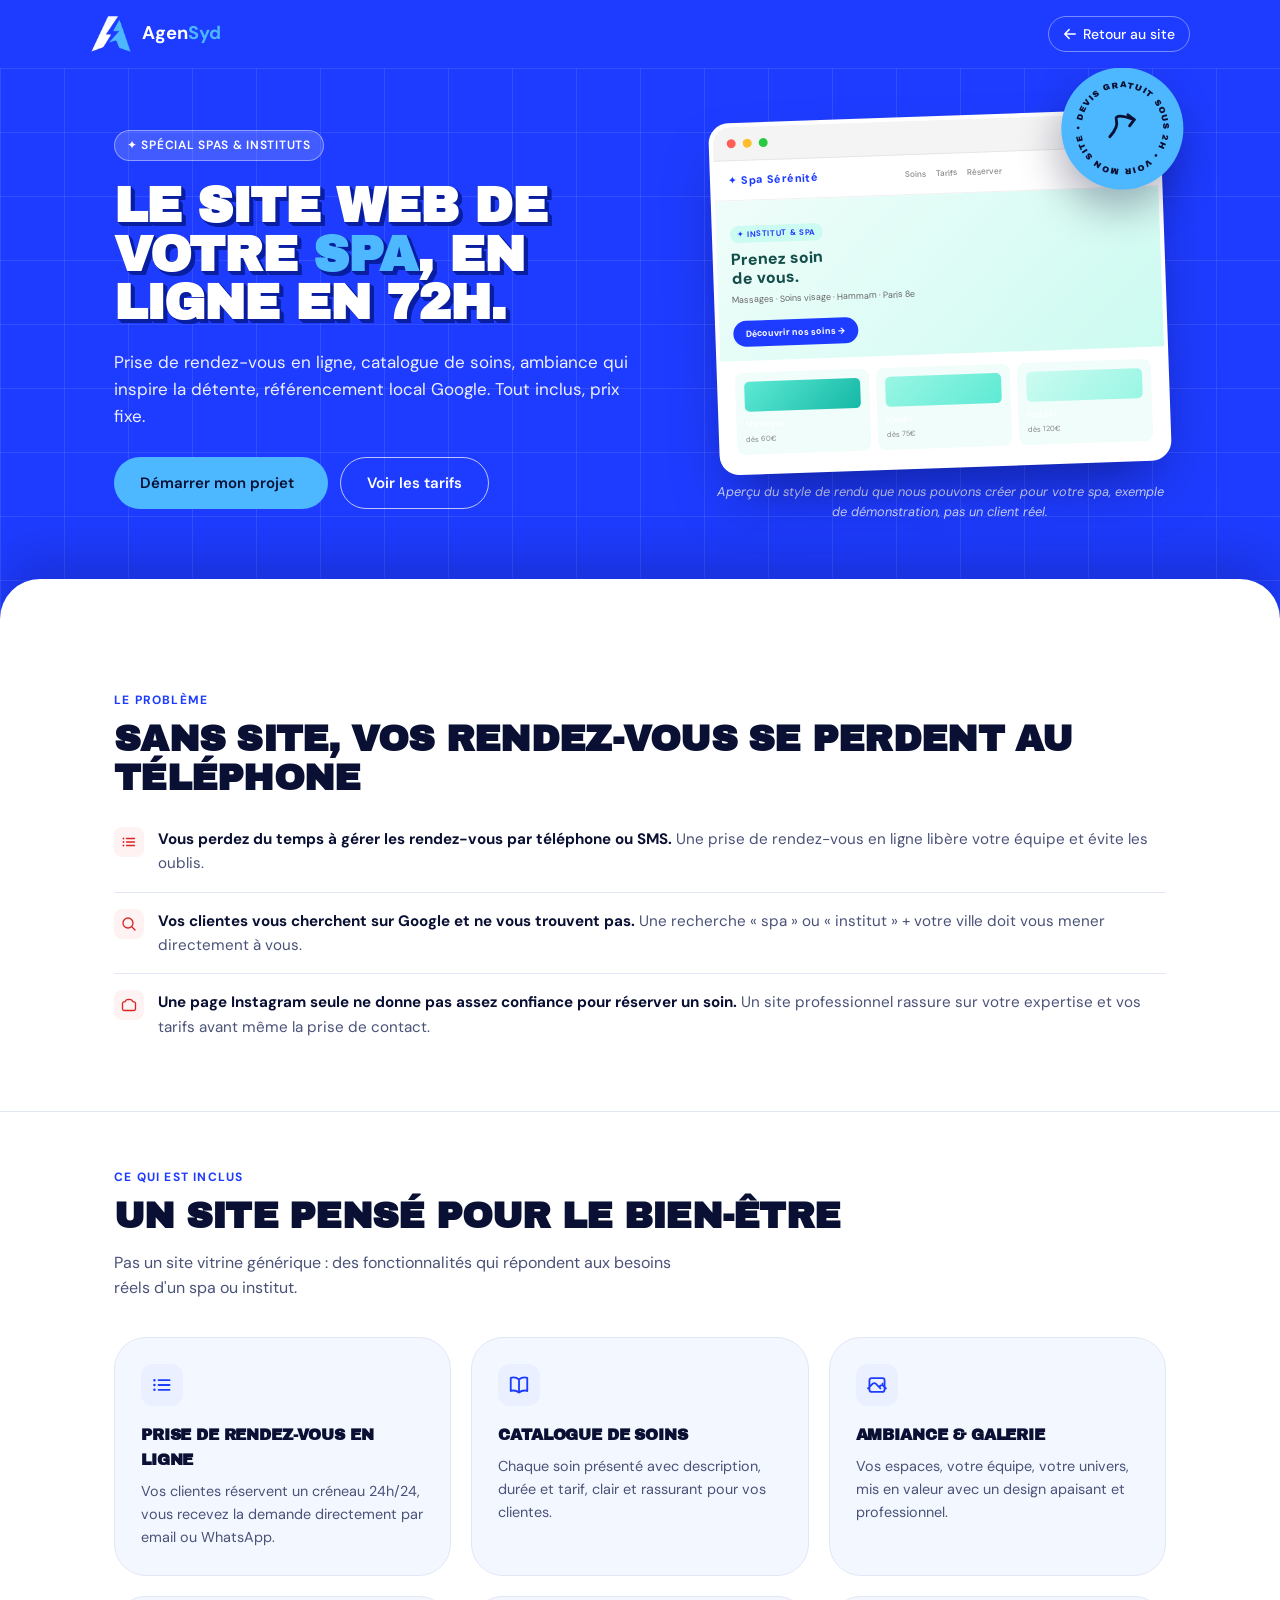
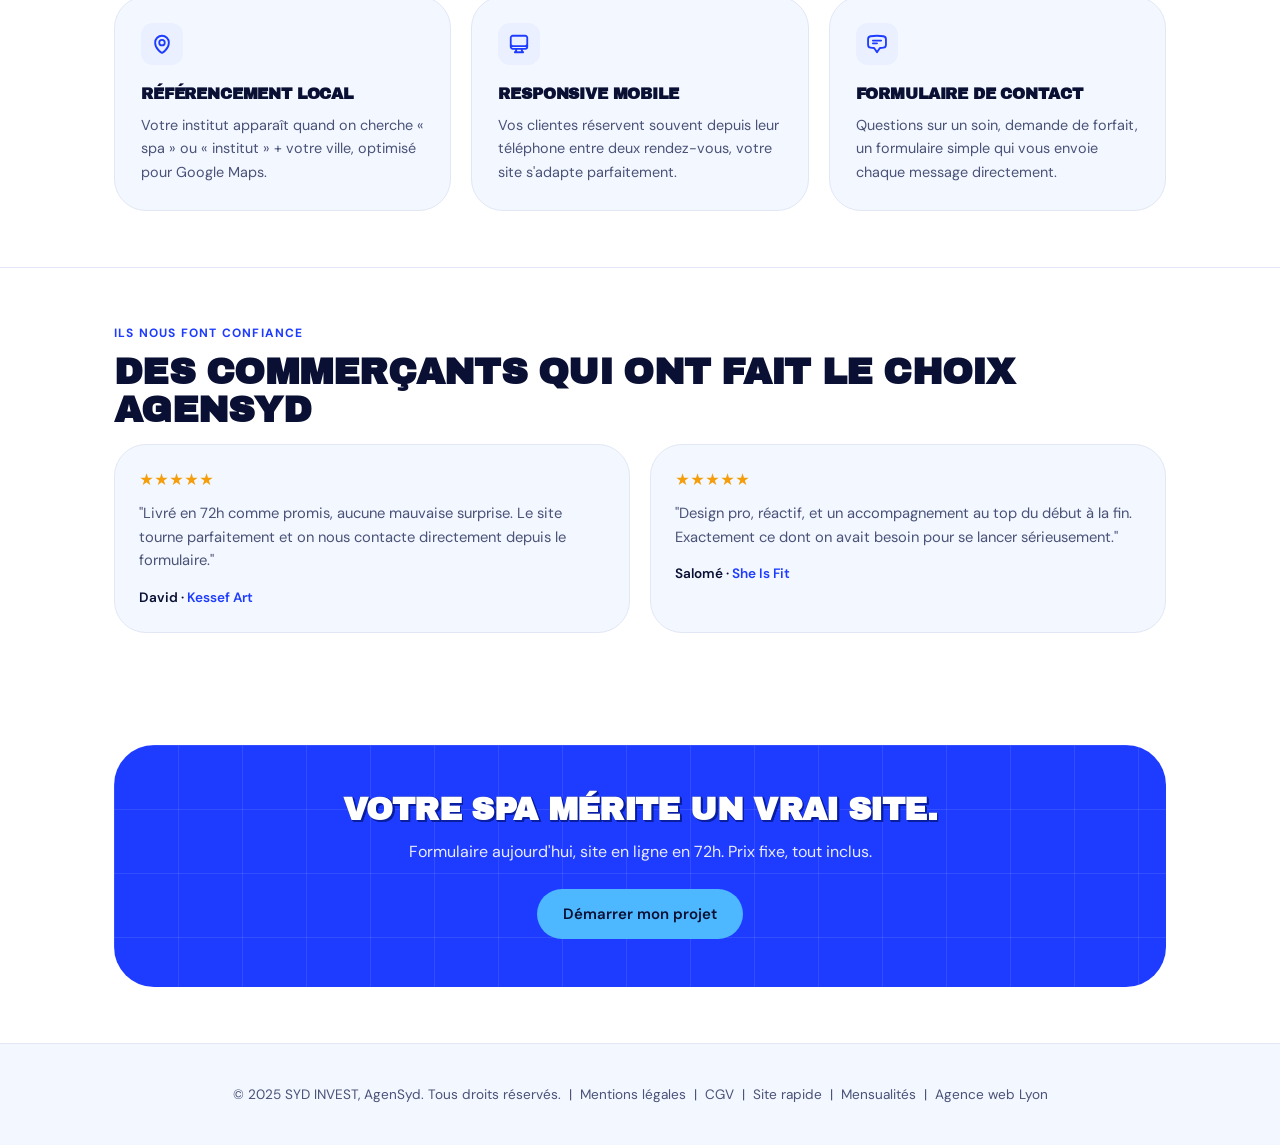
<file: spas.html>
<!DOCTYPE html>
<html lang="fr">
<head>
<!-- Google Tag Manager -->
<script>(function(w,d,s,l,i){w[l]=w[l]||[];w[l].push({'gtm.start':
new Date().getTime(),event:'gtm.js'});var f=d.getElementsByTagName(s)[0],
j=d.createElement(s),dl=l!='dataLayer'?'&l='+l:'';j.async=true;j.src=
'https://www.googletagmanager.com/gtm.js?id='+i+dl;f.parentNode.insertBefore(j,f);
})(window,document,'script','dataLayer','GTM-NB92428T');</script>
<!-- End Google Tag Manager -->

  <meta charset="UTF-8" />
  <meta name="viewport" content="width=device-width, initial-scale=1.0" />
  <title>Création de site web pour spa &amp; institut en 72h | AgenSyd</title>
  <meta name="description" content="AgenSyd crée le site web de votre spa ou institut en 72h : prise de rendez-vous en ligne, catalogue de soins, référencement Google. À partir de 1199€, tout inclus." />
  <meta property="og:title" content="Site web pour spa &amp; institut en 72h : AgenSyd" />
  <meta property="og:description" content="Prise de rendez-vous en ligne, catalogue de soins, référencement local. Votre site de spa livré en 72h, à partir de 1199€." />
  <meta property="og:type" content="website" />
  <meta property="og:url" content="https://www.agensyd.fr/spas.html" />
  <meta property="og:image" content="https://www.agensyd.fr/og-image.jpg" />
  <meta property="og:image:width" content="1200" />
  <meta property="og:image:height" content="630" />
  <meta name="twitter:card" content="summary_large_image" />
  <link rel="canonical" href="https://www.agensyd.fr/spas.html" />
  <link rel="icon" type="image/png" href="favicon.png" />
  <link rel="preconnect" href="https://fonts.googleapis.com" />
  <link rel="preconnect" href="https://fonts.gstatic.com" crossorigin />
  <link href="https://fonts.googleapis.com/css2?family=DM+Sans:ital,opsz,wght@0,9..40,300;0,9..40,400;0,9..40,500;0,9..40,600;0,9..40,700;1,9..40,400&family=Inter:wght@400;500;600&family=Archivo+Black&display=swap" rel="stylesheet" />
  <script type="application/ld+json">
  {
    "@context": "https://schema.org",
    "@graph": [
      {
        "@type": "Service",
        "name": "Création de site web pour spa et institut",
        "provider": { "@type": "Organization", "name": "AgenSyd", "url": "https://www.agensyd.fr/" },
        "areaServed": { "@type": "Country", "name": "France" },
        "serviceType": "Création de site vitrine pour spa et institut de beauté",
        "description": "Site web sur-mesure pour spa ou institut livré en 72h : prise de rendez-vous en ligne, catalogue de soins, référencement local.",
        "offers": { "@type": "Offer", "priceCurrency": "EUR", "price": "1199", "url": "https://www.agensyd.fr/#pricing" }
      },
      {
        "@type": "WebPage",
        "@id": "https://www.agensyd.fr/spas.html",
        "url": "https://www.agensyd.fr/spas.html",
        "name": "Création de site web pour spa & institut en 72h | AgenSyd",
        "isPartOf": { "@type": "WebSite", "url": "https://www.agensyd.fr/", "name": "AgenSyd" },
        "inLanguage": "fr-FR"
      }
    ]
  }
  </script>
  <style>
    *, *::before, *::after { box-sizing: border-box; margin: 0; padding: 0; }
    :root {
      --electric: #1E3CFF;
      --brand: #1E3CFF; --brand-light: #4D6BFF; --brand-pale: #E8EEFF;
      --sky: #4DB8FF; --sky-light: #7AC9FF; --sky-pale: #E3F4FF;
      --gradient: #1E3CFF;
      --gradient-soft: #E8EEFF;
      --bg: #FFFFFF; --surface: #FFFFFF; --surface-2: #F3F7FF;
      --border: #E1E7F5; --border-strong: #BFD0F5;
      --text: #0A1033; --text-2: #4A5278; --text-3: #8089AD;
      --radius: 16px; --radius-sm: 10px;
      --shadow: 0 4px 16px rgba(30,60,255,.08), 0 2px 6px rgba(0,0,0,.04);
      --shadow-lg: 0 20px 60px rgba(30,60,255,.14), 0 8px 24px rgba(0,0,0,.06);
      --accent: #1E3CFF; --accent-pale: #EAF0FF; --accent-pale2: #E3F4FF;
    }
    html { scroll-behavior: smooth; font-size: 16px; }
    body { font-family: 'DM Sans', 'Inter', system-ui, sans-serif; background: var(--bg); color: var(--text); line-height: 1.6; -webkit-font-smoothing: antialiased; }
    a { text-decoration: none; color: inherit; }
    img { max-width: 100%; display: block; }
    .container { max-width: 1100px; margin: 0 auto; padding: 0 24px; }
    .btn { display: inline-flex; align-items: center; gap: 8px; padding: 13px 26px; border-radius: 100px; font-size: .9375rem; font-weight: 600; cursor: pointer; transition: all .2s cubic-bezier(.22,1,.36,1); border: none; white-space: nowrap; }
    .btn-primary { background: var(--gradient); color: #fff; box-shadow: var(--shadow); }
    .btn-primary:hover { transform: translateY(-2px); box-shadow: var(--shadow-lg); }
    .btn-ghost { background: var(--surface); color: var(--text); border: 1.5px solid var(--border); }
    .btn-ghost:hover { border-color: var(--border-strong); }

    nav { position: sticky; top: 0; z-index: 100; background: rgba(255,255,255,.92); backdrop-filter: blur(20px); border-bottom: 1px solid var(--border); padding: 0 24px; }
    .nav-inner { max-width: 1100px; margin: 0 auto; display: flex; align-items: center; justify-content: space-between; height: 68px; }
    .nav-logo { display: flex; align-items: center; gap: 10px; font-weight: 700; font-size: 1.15rem; color: var(--text); }
    .nav-logo img { width: 42px; height: 42px; object-fit: contain; }
    .logo-syd { background: var(--gradient); -webkit-background-clip: text; -webkit-text-fill-color: transparent; background-clip: text; }
    .nav-back { display: inline-flex; align-items: center; gap: 6px; font-size: .875rem; font-weight: 500; color: var(--text-2); }
    .nav-back:hover { color: var(--brand); }
    .nav-back svg { width: 14px; height: 14px; }

    .hero { padding: 64px 0 40px; }
    .hero-grid { display: grid; grid-template-columns: 1.1fr .9fr; gap: 48px; align-items: center; }
    .badge { display: inline-flex; align-items: center; gap: 6px; background: var(--accent-pale2); border: 1px solid #5EEAD4; color: var(--accent); font-size: .75rem; font-weight: 600; letter-spacing: .06em; text-transform: uppercase; padding: 5px 12px; border-radius: 100px; margin-bottom: 18px; }
    h1 { font-size: clamp(2rem, 4.2vw, 2.9rem); font-weight: 800; line-height: 1.12; margin-bottom: 18px; }
    h1 .hl { background: var(--gradient); -webkit-background-clip: text; -webkit-text-fill-color: transparent; background-clip: text; }
    .hero-sub { font-size: 1.0625rem; color: var(--text-2); max-width: 520px; margin-bottom: 26px; }
    .hero-actions { display: flex; gap: 12px; flex-wrap: wrap; }

    .mockup-wrapper { position: relative; border-radius: 20px; background: var(--gradient); padding: 3px; box-shadow: var(--shadow-lg); }
    .mockup-inner { background: #fff; border-radius: 18px; overflow: hidden; }
    .mockup-bar { background: #F4F4F5; height: 34px; display: flex; align-items: center; padding: 0 14px; gap: 7px; border-bottom: 1px solid #E6E6E6; }
    .mockup-dot { width: 9px; height: 9px; border-radius: 50%; }
    .mockup-viewport { padding: 0; }
    .ms-nav { display: flex; align-items: center; justify-content: space-between; padding: 10px 14px; border-bottom: 1px solid #f0f0f0; }
    .ms-logo { font-size: .68rem; font-weight: 800; letter-spacing: .04em; color: var(--accent); }
    .ms-nav-links { display: flex; gap: 10px; }
    .ms-nav-links span { font-size: .52rem; color: #888; font-weight: 500; }
    .ms-cta-sm { font-size: .52rem; font-weight: 700; color: #fff; padding: 3px 8px; border-radius: 20px; background: var(--accent); }
    .ms-hero { padding: 18px 14px 14px; background: linear-gradient(135deg,#F0FDFA,#CCFBF1); }
    .ms-tag { display: inline-block; font-size: .5rem; font-weight: 700; letter-spacing: .08em; text-transform: uppercase; padding: 2px 7px; border-radius: 20px; margin-bottom: 7px; background: #CCFBF1; color: var(--accent); }
    .ms-title { font-size: 1rem; font-weight: 800; line-height: 1.2; margin-bottom: 6px; color: #134E4A; }
    .ms-sub { font-size: .56rem; color: #666; line-height: 1.5; margin-bottom: 11px; }
    .ms-btn { display: inline-block; font-size: .56rem; font-weight: 700; color: #fff; padding: 6px 13px; border-radius: 20px; background: var(--accent); }
    .ms-cards { display: grid; grid-template-columns: 1fr 1fr 1fr; gap: 7px; padding: 12px 14px 16px; }
    .ms-card { border-radius: 8px; padding: 9px; font-size: .5rem; font-weight: 600; background: #F0FDFA; }
    .ms-card-img { height: 30px; border-radius: 5px; margin-bottom: 6px; }
    .ms-card-label { font-size: .46rem; color: #888; margin-top: 3px; font-weight: 400; }
    .mockup-caption { text-align: center; font-size: .8rem; color: var(--text-3); margin-top: 14px; font-style: italic; }

    section { padding: 56px 0; }
    .section-label { font-size: .75rem; font-weight: 700; letter-spacing: .1em; text-transform: uppercase; color: var(--accent); margin-bottom: 10px; }
    .section-title { font-size: clamp(1.6rem, 3.4vw, 2.2rem); font-weight: 700; line-height: 1.2; margin-bottom: 14px; }
    .section-sub { font-size: 1rem; color: var(--text-2); max-width: 560px; margin-bottom: 36px; }

    .grid-3 { display: grid; grid-template-columns: repeat(3, 1fr); gap: 20px; }
    .card { background: var(--surface); border: 1px solid var(--border); border-radius: var(--radius); padding: 26px; }
    .card-icon { width: 42px; height: 42px; border-radius: 12px; background: var(--accent-pale); display: flex; align-items: center; justify-content: center; margin-bottom: 16px; color: var(--accent); }
    .card-icon svg { width: 22px; height: 22px; }
    .card h3 { font-size: 1.05rem; font-weight: 700; margin-bottom: 8px; }
    .card p { font-size: .9rem; color: var(--text-2); line-height: 1.6; }

    .pain-item { display: flex; gap: 14px; align-items: flex-start; padding: 16px 0; border-bottom: 1px solid var(--border); }
    .pain-item:last-child { border-bottom: none; }
    .pain-icon { flex-shrink: 0; width: 30px; height: 30px; border-radius: 8px; background: #FEF2F2; color: #DC2626; display: flex; align-items: center; justify-content: center; }
    .pain-icon svg { width: 16px; height: 16px; }
    .pain-item p { font-size: .95rem; color: var(--text-2); }
    .pain-item strong { color: var(--text); }

    .cta-band { background: var(--gradient); border-radius: 24px; padding: 48px 40px; text-align: center; color: #fff; }
    .cta-band h2 { font-size: clamp(1.5rem, 3vw, 2rem); font-weight: 800; margin-bottom: 12px; }
    .cta-band p { opacity: .9; margin-bottom: 24px; font-size: 1rem; }
    .cta-band .btn-primary { background: #fff; color: var(--brand); box-shadow: none; }
    .cta-band .btn-primary:hover { transform: translateY(-2px); }

    .testi-grid { display: grid; grid-template-columns: 1fr 1fr; gap: 20px; }
    .testi-card { background: var(--surface); border: 1px solid var(--border); border-radius: var(--radius); padding: 24px; }
    .testi-card .stars { color: #F59E0B; font-size: .9rem; margin-bottom: 10px; }
    .testi-card p.quote { font-size: .92rem; color: var(--text-2); margin-bottom: 14px; line-height: 1.6; }
    .testi-author { font-size: .85rem; font-weight: 600; }
    .testi-author a { color: var(--brand); }

    footer { background: var(--text); color: rgba(255,255,255,.6); padding: 40px 24px; text-align: center; font-size: .85rem; }
    footer a { color: rgba(255,255,255,.7); }
    footer a:hover { color: #fff; }

    @media (max-width: 860px) {
      .hero-grid { grid-template-columns: 1fr; }
      .grid-3 { grid-template-columns: 1fr; }
      .testi-grid { grid-template-columns: 1fr; }
    }

    /* ─── Thème clair : bleu électrique et bleu clair ─── */
    .btn-primary { background: #1E3CFF; color: #fff; box-shadow: none; }
    .btn-primary:hover { background: #0F2BE0; color: #fff; box-shadow: none; }
    .btn-ghost { background: transparent; color: #1E3CFF; border-color: #1E3CFF; }
    .btn-ghost:hover { background: #1E3CFF; border-color: #1E3CFF; color: #fff; }
    .logo-syd { background: linear-gradient(90deg, #1E3CFF 0%, #4DB8FF 100%); -webkit-background-clip: text; background-clip: text; -webkit-text-fill-color: transparent; color: transparent; }
    footer { background: var(--surface-2); color: var(--text-2); border-top: 1px solid var(--border); }
    footer a { color: var(--text-2); }
    footer a:hover { color: var(--brand); }
    h1 .hl { background: none; -webkit-text-fill-color: #1E3CFF; color: #1E3CFF; }
    .cta-band { background: #1E3CFF; }
    .cta-band .btn-primary { background: #4DB8FF; color: #0A1033; }
    .cta-band .btn-primary:hover { background: #7AC9FF; color: #0A1033; }

    /* ─── Langage visuel : hero bleu, relief, verre ─── */
    .hx-grid { position: absolute; inset: 0; pointer-events: none; z-index: 0;
      background-image: linear-gradient(to right, rgba(255,255,255,.09) 1px, transparent 1px), linear-gradient(to bottom, rgba(255,255,255,.09) 1px, transparent 1px);
      background-size: 4rem 4rem; }
    .hx-card { position: absolute; z-index: 30; animation: hx-float 5s ease-in-out infinite; }
    .hx-glass { width: 11rem; aspect-ratio: 3 / 3.2; background: rgba(255,255,255,.18); -webkit-backdrop-filter: blur(10px); backdrop-filter: blur(10px);
      border: 1px solid rgba(255,255,255,.4); border-radius: 2rem; padding: 1rem; display: flex; flex-direction: column; align-items: center; justify-content: center;
      box-shadow: 0 25px 50px -12px rgba(0,0,40,.35); transition: transform .5s; text-align: center; color: #fff; }
    .hx-glass:hover { transform: rotate(0deg) !important; }
    .hx-big { font-family: 'Archivo Black', 'Arial Black', Impact, sans-serif; font-size: 2.3rem; line-height: 1; color: #fff; text-shadow: 0.03rem 0.03rem 0 #0A1FA0, 0.06rem 0.06rem 0 #0A1FA0, 0.09rem 0.09rem 0 #0A1FA0, 0.12rem 0.12rem 0 #0A1FA0, 0.15rem 0.15rem 0 #0A1FA0, 0.18rem 0.18rem 0 #0A1FA0, 0.21rem 0.21rem 0 #0A1FA0; margin-bottom: .6rem; }
    .hx-n { font-weight: 700; font-size: 1rem; color: #fff; margin: 0; }
    .hx-m { font-size: .72rem; color: rgba(255,255,255,.85); margin: .3rem 0 0; }
    @keyframes hx-float { 0%, 100% { translate: 0 0; } 50% { translate: 0 -14px; } }
    @keyframes hx-spin { to { transform: rotate(360deg); } }
    .hx-badge { position: absolute; z-index: 40; width: 7.6rem; height: 7.6rem; border-radius: 50%; background: #4DB8FF; color: #0A1033;
      display: flex; align-items: center; justify-content: center; transform: rotate(12deg); box-shadow: 0 20px 40px rgba(0,0,40,.3); transition: transform .25s; }
    .hx-badge:hover { transform: rotate(12deg) scale(1.06); }
    .hx-badge .ring { position: absolute; inset: 4px; animation: hx-spin 10s linear infinite; }
    .hx-badge .ring svg { width: 100%; height: 100%; }
    .hx-badge .ring text { font-family: 'Archivo Black', 'Arial Black', Impact, sans-serif; font-size: 7.4px; letter-spacing: .06em; fill: #0A1033; text-transform: uppercase; }
    .hx-badge .go { width: 2.2rem; height: 2.2rem; stroke: #0A1033; fill: none; stroke-width: 8; stroke-linecap: round; stroke-linejoin: round; overflow: visible; position: relative; }
    @media (prefers-reduced-motion: reduce) { .hx-card, .hx-badge .ring { animation: none; } }

    /* ─── Sous-pages : même langage que l'accueil ─── */
    nav { background: #1E3CFF; border-bottom: none; -webkit-backdrop-filter: none; backdrop-filter: none; }
    .nav-logo { color: #fff; }
    .logo-syd { background: none; -webkit-text-fill-color: #4DB8FF; color: #4DB8FF; }
    .nav-back { color: #fff; border: 1px solid rgba(255,255,255,.4); border-radius: 999px; padding: 6px 14px; }
    .nav-back:hover { background: rgba(255,255,255,.14); color: #fff; }
    .hero { position: relative; background: #1E3CFF; color: #fff; overflow: hidden; padding: 48px 0 0; }
    .hero > .container { position: relative; z-index: 2; }
    .hero::after { content: ''; display: block; position: relative; z-index: 3; height: 56px; margin-top: 56px; background: #fff; border-radius: 2.5rem 2.5rem 0 0; box-shadow: 0 -20px 50px rgba(0,0,40,.2); }
    .hero h1 { font-family: 'Archivo Black', 'Arial Black', Impact, sans-serif; font-weight: 900; text-transform: uppercase; letter-spacing: -.02em; line-height: .98; color: #fff; font-size: clamp(1.8rem, 4.1vw, 3.1rem); text-shadow: 0.0058em 0.0058em 0 #0A1FA0, 0.0116em 0.0116em 0 #0A1FA0, 0.0174em 0.0174em 0 #0A1FA0, 0.0232em 0.0232em 0 #0A1FA0, 0.029em 0.029em 0 #0A1FA0, 0.0348em 0.0348em 0 #0A1FA0, 0.0406em 0.0406em 0 #0A1FA0, 0.0464em 0.0464em 0 #0A1FA0, 0.0522em 0.0522em 0 #0A1FA0, 0.058em 0.058em 0 #0A1FA0, 0.0638em 0.0638em 0 #0A1FA0, 0.0696em 0.0696em 0 #0A1FA0, 0.0754em 0.0754em 0 #0A1FA0, 0.0812em 0.0812em 0 #0A1FA0; margin-bottom: 22px; }
    .hero h1 .hl { background: none; -webkit-text-fill-color: #4DB8FF; color: #4DB8FF; }
    .hero .badge { background: rgba(255,255,255,.16); border: 1px solid rgba(255,255,255,.4); color: #fff; margin-bottom: 20px; }
    .hero .hero-sub { color: rgba(255,255,255,.92); }
    .hero .btn-primary { background: #4DB8FF; color: #0A1033; box-shadow: none; }
    .hero .btn-primary:hover { background: #7AC9FF; color: #0A1033; }
    .hero .btn-ghost { background: transparent; color: #fff; border-color: rgba(255,255,255,.7); }
    .hero .btn-ghost:hover { background: rgba(255,255,255,.14); border-color: #fff; color: #fff; }
    .hero .mockup-wrapper { background: #fff; padding: 4px; box-shadow: 0 30px 60px -20px rgba(0,0,40,.5); transform: rotate(-2deg); animation: hx-float 6s ease-in-out infinite; }
    .hero .mockup-caption { color: rgba(255,255,255,.8); }
    .hero .hx-badge-sub { top: -2.6rem; right: -1.4rem; }
    .hx-cards-col { position: relative; min-height: 20rem; }
    .hx-cards-col .hx-card:nth-child(1) { top: 0; left: 6%; }
    .hx-cards-col .hx-card:nth-child(1) .hx-glass { transform: rotate(-10deg); }
    .hx-cards-col .hx-card:nth-child(2) { bottom: 0; right: 4%; animation-duration: 6s; animation-delay: 1s; }
    .hx-cards-col .hx-card:nth-child(2) .hx-glass { transform: rotate(10deg); }
    .hx-cards-col .hx-badge { bottom: -1rem; left: 0; }
    h2, .section-title { font-family: 'Archivo Black', 'Arial Black', Impact, sans-serif; font-weight: 900; text-transform: uppercase; letter-spacing: -.02em; line-height: 1.05; }
    .section-title { font-size: clamp(1.5rem, 3.2vw, 2.3rem); }
    .card h3, .step h3 { font-family: 'Archivo Black', 'Arial Black', Impact, sans-serif; font-weight: 900; text-transform: uppercase; font-size: .98rem; letter-spacing: -.01em; }
    .card, .testi-card { border-radius: 2rem; background: #F3F7FF; border-color: #E1E7F5; }
    .cta-band { position: relative; overflow: hidden; border-radius: 2.5rem; background-color: #1E3CFF;
      background-image: linear-gradient(to right, rgba(255,255,255,.09) 1px, transparent 1px), linear-gradient(to bottom, rgba(255,255,255,.09) 1px, transparent 1px); background-size: 4rem 4rem; }
    .cta-band h2 { text-shadow: 0.012rem 0.012rem 0 #0A1FA0, 0.024rem 0.024rem 0 #0A1FA0, 0.036rem 0.036rem 0 #0A1FA0, 0.048rem 0.048rem 0 #0A1FA0, 0.06rem 0.06rem 0 #0A1FA0, 0.072rem 0.072rem 0 #0A1FA0, 0.084rem 0.084rem 0 #0A1FA0, 0.096rem 0.096rem 0 #0A1FA0, 0.108rem 0.108rem 0 #0A1FA0; }
    @media (max-width: 860px) {
      .hx-cards-col { min-height: 0; display: flex; gap: 14px; justify-content: center; align-items: center; flex-wrap: wrap; padding-top: 12px; }
      .hx-cards-col .hx-card, .hx-cards-col .hx-badge { position: static; }
      .hx-glass { width: 8.4rem; padding: .7rem; border-radius: 1.5rem; } .hx-big { font-size: 1.6rem; }
      .hero .hx-badge-sub { top: -2rem; right: -.4rem; width: 5.6rem; height: 5.6rem; }
      .hx-cards-col .hx-badge { width: 6rem; height: 6rem; }
    }
</style>
</head>
<body>
<!-- Google Tag Manager (noscript) -->
<noscript><iframe src="https://www.googletagmanager.com/ns.html?id=GTM-NB92428T"
height="0" width="0" style="display:none;visibility:hidden"></iframe></noscript>
<!-- End Google Tag Manager (noscript) -->


<nav>
  <div class="nav-inner">
    <a href="index.html" class="nav-logo">
      <img src="logo-icon-onblue.png" alt="AgenSyd" />
      <span>Agen<span class="logo-syd">Syd</span></span>
    </a>
    <a href="index.html" class="nav-back">
      <svg xmlns="http://www.w3.org/2000/svg" fill="none" viewBox="0 0 24 24" stroke="currentColor" stroke-width="2.5"><path stroke-linecap="round" stroke-linejoin="round" d="M10.5 19.5 3 12m0 0 7.5-7.5M3 12h18"/></svg>
      Retour au site
    </a>
  </div>
</nav>

<header class="hero">
  <div class="hx-grid" aria-hidden="true"></div>
  <div class="container hero-grid">
    <div>
      <span class="badge">✦ Spécial spas &amp; instituts</span>
      <h1>Le site web de votre <span class="hl">spa</span>, en ligne en 72h.</h1>
      <p class="hero-sub">Prise de rendez-vous en ligne, catalogue de soins, ambiance qui inspire la détente, référencement local Google. Tout inclus, prix fixe.</p>
      <div class="hero-actions">
        <a href="index.html#contact" class="btn btn-primary">
          Démarrer mon projet
          <svg xmlns="http://www.w3.org/2000/svg" fill="none" viewBox="0 0 24 24" stroke="currentColor" stroke-width="2.5"><path stroke-linecap="round" stroke-linejoin="round" d="M13.5 4.5 21 12m0 0-7.5 7.5M21 12H3"/></svg>
        </a>
        <a href="index.html#pricing" class="btn btn-ghost">Voir les tarifs</a>
      </div>
    </div>
    <div>
      <div class="mockup-wrapper">
<a class="hx-badge hx-badge-sub" href="index.html#contact" aria-label="Devis gratuit sous 2 heures, démarrer mon projet"><div class="ring" aria-hidden="true"><svg viewBox="0 0 100 100"><path id="hxCircle" d="M 50, 50 m -36, 0 a 36,36 0 1,1 72,0 a 36,36 0 1,1 -72,0" fill="none"/><text><textPath href="#hxCircle" startOffset="0%" textLength="222" lengthAdjust="spacing">Devis gratuit sous 2h • Voir mon site •</textPath></text></svg></div><svg class="go" viewBox="0 0 100 100" aria-hidden="true"><path d="M20,80 Q 40,50 30,30 T 80,20"/><path d="M60,10 L80,20 L70,40"/></svg></a>
        <div class="mockup-inner">
          <div class="mockup-bar">
            <div class="mockup-dot" style="background:#FF5F57"></div>
            <div class="mockup-dot" style="background:#FFBD2E"></div>
            <div class="mockup-dot" style="background:#28CA41"></div>
          </div>
          <div class="mockup-viewport">
            <div class="ms-nav">
              <div class="ms-logo">✦ Spa Sérénité</div>
              <div class="ms-nav-links"><span>Soins</span><span>Tarifs</span><span>Réserver</span></div>
              <div class="ms-cta-sm">Réserver</div>
            </div>
            <div class="ms-hero">
              <div class="ms-tag">✦ Institut &amp; spa</div>
              <div class="ms-title">Prenez soin<br>de vous.</div>
              <div class="ms-sub">Massages · Soins visage · Hammam · Paris 8e</div>
              <div class="ms-btn">Découvrir nos soins →</div>
            </div>
            <div class="ms-cards">
              <div class="ms-card"><div class="ms-card-img" style="background:linear-gradient(135deg,#5EEAD4,#14B8A6);"></div><div>Massages</div><div class="ms-card-label">dès 60€</div></div>
              <div class="ms-card"><div class="ms-card-img" style="background:linear-gradient(135deg,#99F6E4,#5EEAD4);"></div><div>Visage</div><div class="ms-card-label">dès 75€</div></div>
              <div class="ms-card"><div class="ms-card-img" style="background:linear-gradient(135deg,#CCFBF1,#99F6E4);"></div><div>Forfaits</div><div class="ms-card-label">dès 120€</div></div>
            </div>
          </div>
        </div>
      </div>
      <p class="mockup-caption">Aperçu du style de rendu que nous pouvons créer pour votre spa, exemple de démonstration, pas un client réel.</p>
    </div>
  </div>
</header>

<section>
  <div class="container">
    <p class="section-label">Le problème</p>
    <h2 class="section-title">Sans site, vos rendez-vous se perdent au téléphone</h2>
    <div class="pain-item">
      <div class="pain-icon"><svg xmlns="http://www.w3.org/2000/svg" fill="none" viewBox="0 0 24 24" stroke="currentColor" stroke-width="2"><path stroke-linecap="round" stroke-linejoin="round" d="M8.25 6.75h12M8.25 12h12m-12 5.25h12M3.75 6.75h.007v.008H3.75V6.75zm.375 0a.375.375 0 11-.75 0 .375.375 0 01.75 0zM3.75 12h.007v.008H3.75V12zm.375 0a.375.375 0 11-.75 0 .375.375 0 01.75 0zm-.375 5.25h.007v.008H3.75v-.008zm.375 0a.375.375 0 11-.75 0 .375.375 0 01.75 0z"/></svg></div>
      <p><strong>Vous perdez du temps à gérer les rendez-vous par téléphone ou SMS.</strong> Une prise de rendez-vous en ligne libère votre équipe et évite les oublis.</p>
    </div>
    <div class="pain-item">
      <div class="pain-icon"><svg xmlns="http://www.w3.org/2000/svg" fill="none" viewBox="0 0 24 24" stroke="currentColor" stroke-width="2"><path stroke-linecap="round" stroke-linejoin="round" d="M21 21l-5.197-5.197m0 0A7.5 7.5 0 105.196 5.196a7.5 7.5 0 0010.607 10.607z"/></svg></div>
      <p><strong>Vos clientes vous cherchent sur Google et ne vous trouvent pas.</strong> Une recherche « spa » ou « institut » + votre ville doit vous mener directement à vous.</p>
    </div>
    <div class="pain-item">
      <div class="pain-icon"><svg xmlns="http://www.w3.org/2000/svg" fill="none" viewBox="0 0 24 24" stroke="currentColor" stroke-width="2"><path stroke-linecap="round" stroke-linejoin="round" d="M6.827 6.175A2.31 2.31 0 015.186 7.23c-.38.054-.757.112-1.134.175C2.999 7.58 2.25 8.507 2.25 9.574V18a2.25 2.25 0 002.25 2.25h15A2.25 2.25 0 0021.75 18V9.574c0-1.067-.75-1.994-1.802-2.169a47.865 47.865 0 00-1.134-.175 2.31 2.31 0 01-1.64-1.055l-.822-1.316a2.192 2.192 0 00-1.736-1.039 48.774 48.774 0 00-5.232 0 2.192 2.192 0 00-1.736 1.039l-.821 1.316z"/></svg></div>
      <p><strong>Une page Instagram seule ne donne pas assez confiance pour réserver un soin.</strong> Un site professionnel rassure sur votre expertise et vos tarifs avant même la prise de contact.</p>
    </div>
  </div>
</section>

<section style="background: var(--surface); border-top: 1px solid var(--border); border-bottom: 1px solid var(--border);">
  <div class="container">
    <p class="section-label">Ce qui est inclus</p>
    <h2 class="section-title">Un site pensé pour le bien-être</h2>
    <p class="section-sub">Pas un site vitrine générique : des fonctionnalités qui répondent aux besoins réels d'un spa ou institut.</p>
    <div class="grid-3">
      <div class="card">
        <div class="card-icon"><svg xmlns="http://www.w3.org/2000/svg" fill="none" viewBox="0 0 24 24" stroke="currentColor" stroke-width="2"><path stroke-linecap="round" stroke-linejoin="round" d="M8.25 6.75h12M8.25 12h12m-12 5.25h12M3.75 6.75h.007v.008H3.75V6.75zm.375 0a.375.375 0 11-.75 0 .375.375 0 01.75 0zM3.75 12h.007v.008H3.75V12zm.375 0a.375.375 0 11-.75 0 .375.375 0 01.75 0zm-.375 5.25h.007v.008H3.75v-.008zm.375 0a.375.375 0 11-.75 0 .375.375 0 01.75 0z"/></svg></div>
        <h3>Prise de rendez-vous en ligne</h3>
        <p>Vos clientes réservent un créneau 24h/24, vous recevez la demande directement par email ou WhatsApp.</p>
      </div>
      <div class="card">
        <div class="card-icon"><svg xmlns="http://www.w3.org/2000/svg" fill="none" viewBox="0 0 24 24" stroke="currentColor" stroke-width="2"><path stroke-linecap="round" stroke-linejoin="round" d="M12 6.042A8.967 8.967 0 006 3.75c-1.052 0-2.062.18-3 .512v14.25A8.987 8.987 0 016 18c2.305 0 4.408.867 6 2.292m0-14.25a8.966 8.966 0 016-2.292c1.052 0 2.062.18 3 .512v14.25A8.987 8.987 0 0018 18a8.967 8.967 0 00-6 2.292m0-14.25v14.25"/></svg></div>
        <h3>Catalogue de soins</h3>
        <p>Chaque soin présenté avec description, durée et tarif, clair et rassurant pour vos clientes.</p>
      </div>
      <div class="card">
        <div class="card-icon"><svg xmlns="http://www.w3.org/2000/svg" fill="none" viewBox="0 0 24 24" stroke="currentColor" stroke-width="2"><path stroke-linecap="round" stroke-linejoin="round" d="M2.25 15.75l5.159-5.159a2.25 2.25 0 013.182 0l5.159 5.159m-1.5-1.5l1.409-1.409a2.25 2.25 0 013.182 0l2.909 2.909M18 10.5h.008v.008H18V10.5zm-12 9h12a2.25 2.25 0 002.25-2.25V6.75A2.25 2.25 0 0018 4.5H6a2.25 2.25 0 00-2.25 2.25v10.5A2.25 2.25 0 006 19.5z"/></svg></div>
        <h3>Ambiance &amp; galerie</h3>
        <p>Vos espaces, votre équipe, votre univers, mis en valeur avec un design apaisant et professionnel.</p>
      </div>
      <div class="card">
        <div class="card-icon"><svg xmlns="http://www.w3.org/2000/svg" fill="none" viewBox="0 0 24 24" stroke="currentColor" stroke-width="2"><path stroke-linecap="round" stroke-linejoin="round" d="M15 10.5a3 3 0 11-6 0 3 3 0 016 0z"/><path stroke-linecap="round" stroke-linejoin="round" d="M19.5 10.5c0 7.142-7.5 11.25-7.5 11.25S4.5 17.642 4.5 10.5a7.5 7.5 0 1115 0z"/></svg></div>
        <h3>Référencement local</h3>
        <p>Votre institut apparaît quand on cherche « spa » ou « institut » + votre ville, optimisé pour Google Maps.</p>
      </div>
      <div class="card">
        <div class="card-icon"><svg xmlns="http://www.w3.org/2000/svg" fill="none" viewBox="0 0 24 24" stroke="currentColor" stroke-width="2"><path stroke-linecap="round" stroke-linejoin="round" d="M9 17.25v1.007a3 3 0 01-.879 2.122L7.5 21h9l-.621-.621A3 3 0 0115 18.257V17.25m6-12V15a2.25 2.25 0 01-2.25 2.25H5.25A2.25 2.25 0 013 15V5.25m18 0A2.25 2.25 0 0018.75 3H5.25A2.25 2.25 0 003 5.25m18 0V12a2.25 2.25 0 01-2.25 2.25H5.25A2.25 2.25 0 013 12V5.25"/></svg></div>
        <h3>Responsive mobile</h3>
        <p>Vos clientes réservent souvent depuis leur téléphone entre deux rendez-vous, votre site s'adapte parfaitement.</p>
      </div>
      <div class="card">
        <div class="card-icon"><svg xmlns="http://www.w3.org/2000/svg" fill="none" viewBox="0 0 24 24" stroke="currentColor" stroke-width="2"><path stroke-linecap="round" stroke-linejoin="round" d="M7.5 8.25h9m-9 3H12m-9.75 1.51c0 1.6 1.123 2.994 2.707 3.227 1.129.166 2.27.293 3.423.379.35.026.67.21.865.501L12 21l2.755-4.133a1.14 1.14 0 01.865-.501 48.172 48.172 0 003.423-.379c1.584-.233 2.707-1.626 2.707-3.228V6.741c0-1.602-1.123-2.995-2.707-3.228A48.394 48.394 0 0012 3c-2.392 0-4.744.175-7.043.513C3.373 3.746 2.25 5.14 2.25 6.741v6.018z"/></svg></div>
        <h3>Formulaire de contact</h3>
        <p>Questions sur un soin, demande de forfait, un formulaire simple qui vous envoie chaque message directement.</p>
      </div>
    </div>
  </div>
</section>

<section>
  <div class="container">
    <p class="section-label">Ils nous font confiance</p>
    <h2 class="section-title">Des commerçants qui ont fait le choix AgenSyd</h2>
    <div class="testi-grid">
      <div class="testi-card">
        <div class="stars">★★★★★</div>
        <p class="quote">"Livré en 72h comme promis, aucune mauvaise surprise. Le site tourne parfaitement et on nous contacte directement depuis le formulaire."</p>
        <p class="testi-author">David · <a href="https://www.kessefart.com/" target="_blank" rel="noopener">Kessef Art</a></p>
      </div>
      <div class="testi-card">
        <div class="stars">★★★★★</div>
        <p class="quote">"Design pro, réactif, et un accompagnement au top du début à la fin. Exactement ce dont on avait besoin pour se lancer sérieusement."</p>
        <p class="testi-author">Salomé · <a href="https://www.sheisfit.fr/" target="_blank" rel="noopener">She Is Fit</a></p>
      </div>
    </div>
  </div>
</section>

<section>
  <div class="container">
    <div class="cta-band">
      <h2>Votre spa mérite un vrai site.</h2>
      <p>Formulaire aujourd'hui, site en ligne en 72h. Prix fixe, tout inclus.</p>
      <a href="index.html#contact" class="btn btn-primary">Démarrer mon projet</a>
    </div>
  </div>
</section>

<footer>
  <p>© 2025 SYD INVEST, AgenSyd. Tous droits réservés. &nbsp;|&nbsp; <a href="mentions-legales.html">Mentions légales</a> &nbsp;|&nbsp; <a href="cgu.html">CGV</a> &nbsp;|&nbsp; <a href="site-web-rapide.html">Site rapide</a> &nbsp;|&nbsp; <a href="abonnement-site-web.html">Mensualités</a> &nbsp;|&nbsp; <a href="agence-web-lyon.html">Agence web Lyon</a></p>
</footer>

</body>
</html>
</file>
<file: _next/static/chunks/2abdfjqi9pv6-.css>
@font-face{font-family:Bricolage Grotesque;font-style:normal;font-weight:200 800;font-stretch:100%;font-display:swap;src:url(../media/033400d475fad6b1-s.197tvtifbphtu.woff2)format("woff2");unicode-range:U+102-103,U+110-111,U+128-129,U+168-169,U+1A0-1A1,U+1AF-1B0,U+300-301,U+303-304,U+308-309,U+323,U+329,U+1EA0-1EF9,U+20AB}@font-face{font-family:Bricolage Grotesque;font-style:normal;font-weight:200 800;font-stretch:100%;font-display:swap;src:url(../media/26daee0352f50a5f-s.2e115y8-hourl.woff2)format("woff2");unicode-range:U+100-2BA,U+2BD-2C5,U+2C7-2CC,U+2CE-2D7,U+2DD-2FF,U+304,U+308,U+329,U+1D00-1DBF,U+1E00-1E9F,U+1EF2-1EFF,U+2020,U+20A0-20AB,U+20AD-20C0,U+2113,U+2C60-2C7F,U+A720-A7FF}@font-face{font-family:Bricolage Grotesque;font-style:normal;font-weight:200 800;font-stretch:100%;font-display:swap;src:url(../media/017d9bea37084d9b-s.p.41rroleoq1br7.woff2)format("woff2");unicode-range:U+??,U+131,U+152-153,U+2BB-2BC,U+2C6,U+2DA,U+2DC,U+304,U+308,U+329,U+2000-206F,U+20AC,U+2122,U+2191,U+2193,U+2212,U+2215,U+FEFF,U+FFFD}@font-face{font-family:Bricolage Grotesque Fallback;src:local(Arial);ascent-override:88.21%;descent-override:25.61%;line-gap-override:0.0%;size-adjust:105.43%}.bricolage_grotesque_75dbf6a0-module__V5rL5a__className{font-family:Bricolage Grotesque,Bricolage Grotesque Fallback;font-style:normal}.bricolage_grotesque_75dbf6a0-module__V5rL5a__variable{--font-bricolage:"Bricolage Grotesque", "Bricolage Grotesque Fallback"}
@font-face{font-family:Instrument Sans;font-style:normal;font-weight:400 700;font-stretch:100%;font-display:swap;src:url(../media/c7f47671e39f7787-s.0klc_mi0-5f4_.woff2)format("woff2");unicode-range:U+100-2BA,U+2BD-2C5,U+2C7-2CC,U+2CE-2D7,U+2DD-2FF,U+304,U+308,U+329,U+1D00-1DBF,U+1E00-1E9F,U+1EF2-1EFF,U+2020,U+20A0-20AB,U+20AD-20C0,U+2113,U+2C60-2C7F,U+A720-A7FF}@font-face{font-family:Instrument Sans;font-style:normal;font-weight:400 700;font-stretch:100%;font-display:swap;src:url(../media/f06bf9da926bae75-s.p.2874ccu1_u7jf.woff2)format("woff2");unicode-range:U+??,U+131,U+152-153,U+2BB-2BC,U+2C6,U+2DA,U+2DC,U+304,U+308,U+329,U+2000-206F,U+20AC,U+2122,U+2191,U+2193,U+2212,U+2215,U+FEFF,U+FFFD}@font-face{font-family:Instrument Sans Fallback;src:local(Arial);ascent-override:94.42%;descent-override:24.33%;line-gap-override:0.0%;size-adjust:102.74%}.instrument_sans_5eebf5bb-module__nE4pbG__className{font-family:Instrument Sans,Instrument Sans Fallback;font-style:normal}.instrument_sans_5eebf5bb-module__nE4pbG__variable{--font-instrument:"Instrument Sans", "Instrument Sans Fallback"}
@font-face{font-family:DM Mono;font-style:normal;font-weight:400;font-display:swap;src:url(../media/b12e986493c137cf-s.2njitm-prmz2_.woff2)format("woff2");unicode-range:U+100-2BA,U+2BD-2C5,U+2C7-2CC,U+2CE-2D7,U+2DD-2FF,U+304,U+308,U+329,U+1D00-1DBF,U+1E00-1E9F,U+1EF2-1EFF,U+2020,U+20A0-20AB,U+20AD-20C0,U+2113,U+2C60-2C7F,U+A720-A7FF}@font-face{font-family:DM Mono;font-style:normal;font-weight:400;font-display:swap;src:url(../media/36363bfb06833f56-s.p.38hmww4cj4vme.woff2)format("woff2");unicode-range:U+??,U+131,U+152-153,U+2BB-2BC,U+2C6,U+2DA,U+2DC,U+304,U+308,U+329,U+2000-206F,U+20AC,U+2122,U+2191,U+2193,U+2212,U+2215,U+FEFF,U+FFFD}@font-face{font-family:DM Mono;font-style:normal;font-weight:500;font-display:swap;src:url(../media/b2fa3ef4ca165ab4-s.12_ml6bnugnre.woff2)format("woff2");unicode-range:U+100-2BA,U+2BD-2C5,U+2C7-2CC,U+2CE-2D7,U+2DD-2FF,U+304,U+308,U+329,U+1D00-1DBF,U+1E00-1E9F,U+1EF2-1EFF,U+2020,U+20A0-20AB,U+20AD-20C0,U+2113,U+2C60-2C7F,U+A720-A7FF}@font-face{font-family:DM Mono;font-style:normal;font-weight:500;font-display:swap;src:url(../media/a73419dd2ba2d841-s.p.2yee423r7ahpo.woff2)format("woff2");unicode-range:U+??,U+131,U+152-153,U+2BB-2BC,U+2C6,U+2DA,U+2DC,U+304,U+308,U+329,U+2000-206F,U+20AC,U+2122,U+2191,U+2193,U+2212,U+2215,U+FEFF,U+FFFD}@font-face{font-family:DM Mono Fallback;src:local(Arial);ascent-override:73.71%;descent-override:23.03%;line-gap-override:0.0%;size-adjust:134.59%}.dm_mono_ed3df95c-module__D4oVwa__className{font-family:DM Mono,DM Mono Fallback;font-style:normal}.dm_mono_ed3df95c-module__D4oVwa__variable{--font-dm-mono:"DM Mono", "DM Mono Fallback"}
@layer properties{@supports (((-webkit-hyphens:none)) and (not (margin-trim:inline))) or ((-moz-orient:inline) and (not (color:rgb(from red r g b)))){*,:before,:after,::backdrop{--tw-space-y-reverse:0;--tw-divide-y-reverse:0;--tw-border-style:solid;--tw-leading:initial;--tw-font-weight:initial;--tw-tracking:initial;--tw-shadow:0 0 #0000;--tw-shadow-color:initial;--tw-shadow-alpha:100%;--tw-inset-shadow:0 0 #0000;--tw-inset-shadow-color:initial;--tw-inset-shadow-alpha:100%;--tw-ring-color:initial;--tw-ring-shadow:0 0 #0000;--tw-inset-ring-color:initial;--tw-inset-ring-shadow:0 0 #0000;--tw-ring-inset:initial;--tw-ring-offset-width:0px;--tw-ring-offset-color:#fff;--tw-ring-offset-shadow:0 0 #0000;--tw-outline-style:solid}}}@layer theme{:root,:host{--font-sans:var(--font-instrument);--color-white:#fff;--spacing:.25rem;--container-sm:24rem;--container-md:28rem;--container-xl:36rem;--container-2xl:42rem;--container-6xl:72rem;--text-xs:.75rem;--text-xs--line-height:calc(1 / .75);--text-sm:.875rem;--text-sm--line-height:calc(1.25 / .875);--text-base:1rem;--text-base--line-height:calc(1.5 / 1);--text-lg:1.125rem;--text-lg--line-height:calc(1.75 / 1.125);--text-xl:1.25rem;--text-xl--line-height:calc(1.75 / 1.25);--text-2xl:1.5rem;--text-2xl--line-height:calc(2 / 1.5);--text-3xl:1.875rem;--text-3xl--line-height:calc(2.25 / 1.875);--text-4xl:2.25rem;--text-4xl--line-height:calc(2.5 / 2.25);--text-5xl:3rem;--text-5xl--line-height:1;--text-7xl:4.5rem;--text-7xl--line-height:1;--font-weight-normal:400;--font-weight-medium:500;--font-weight-semibold:600;--tracking-tight:-.025em;--tracking-wide:.025em;--leading-tight:1.25;--radius-md:.375rem;--radius-lg:.5rem;--radius-xl:.75rem;--default-transition-duration:.15s;--default-transition-timing-function:cubic-bezier(.4, 0, .2, 1);--default-font-family:var(--font-instrument);--default-mono-font-family:var(--font-dm-mono);--color-paper:#ffffff;--color-ink:#0a1033;--color-brand:#1e3cff}}@layer base{*,:after,:before,::backdrop{box-sizing:border-box;border:0 solid;margin:0;padding:0}::file-selector-button{box-sizing:border-box;border:0 solid;margin:0;padding:0}html,:host{-webkit-text-size-adjust:100%;tab-size:4;line-height:1.5;font-family:var(--default-font-family,-apple-system, BlinkMacSystemFont, "Segoe UI", Roboto, "Helvetica Neue", "Noto Sans", Arial, sans-serif, "Apple Color Emoji", "Segoe UI Emoji", "Segoe UI Symbol", "Noto Color Emoji");font-feature-settings:var(--default-font-feature-settings,normal);font-variation-settings:var(--default-font-variation-settings,normal);-webkit-tap-highlight-color:transparent}hr{height:0;color:inherit;border-top-width:1px}abbr:where([title]){-webkit-text-decoration:underline dotted;text-decoration:underline dotted}h1,h2,h3,h4,h5,h6{font-size:inherit;font-weight:inherit}a{color:inherit;-webkit-text-decoration:inherit;-webkit-text-decoration:inherit;-webkit-text-decoration:inherit;-webkit-text-decoration:inherit;text-decoration:inherit}b,strong{font-weight:bolder}code,kbd,samp,pre{font-family:var(--default-mono-font-family,ui-monospace, SFMono-Regular, Menlo, Monaco, Consolas, "Liberation Mono", "Courier New", monospace);font-feature-settings:var(--default-mono-font-feature-settings,normal);font-variation-settings:var(--default-mono-font-variation-settings,normal);font-size:1em}small{font-size:80%}sub,sup{vertical-align:baseline;font-size:75%;line-height:0;position:relative}sub{bottom:-.25em}sup{top:-.5em}table{text-indent:0;border-color:inherit;border-collapse:collapse}:-moz-focusring:where(:not(iframe)){outline:auto}progress{vertical-align:baseline}summary{display:list-item}ol,ul,menu{list-style:none}img,svg,video,canvas,audio,iframe,embed,object{vertical-align:middle;display:block}img,video{max-width:100%;height:auto}button,input,select,optgroup,textarea{font:inherit;font-feature-settings:inherit;font-variation-settings:inherit;letter-spacing:inherit;color:inherit;opacity:1;background-color:#0000;border-radius:0}::file-selector-button{font:inherit;font-feature-settings:inherit;font-variation-settings:inherit;letter-spacing:inherit;color:inherit;opacity:1;background-color:#0000;border-radius:0}:where(select:is([multiple],[size])) optgroup{font-weight:bolder}:where(select:is([multiple],[size])) optgroup option{padding-inline-start:20px}::file-selector-button{margin-inline-end:4px}::placeholder{opacity:1}@supports (not ((-webkit-appearance:-apple-pay-button))) or (contain-intrinsic-size:1px){::placeholder{color:currentColor}@supports (color:color-mix(in lab, red, red)){::placeholder{color:color-mix(in oklab, currentcolor 50%, transparent)}}}textarea{resize:vertical}::-webkit-search-decoration{-webkit-appearance:none}::-webkit-date-and-time-value{min-height:1lh;text-align:inherit}::-webkit-datetime-edit{display:inline-flex}::-webkit-datetime-edit-fields-wrapper{padding:0}::-webkit-datetime-edit{padding-block:0}::-webkit-datetime-edit-year-field{padding-block:0}::-webkit-datetime-edit-month-field{padding-block:0}::-webkit-datetime-edit-day-field{padding-block:0}::-webkit-datetime-edit-hour-field{padding-block:0}::-webkit-datetime-edit-minute-field{padding-block:0}::-webkit-datetime-edit-second-field{padding-block:0}::-webkit-datetime-edit-millisecond-field{padding-block:0}::-webkit-datetime-edit-meridiem-field{padding-block:0}::-webkit-calendar-picker-indicator{line-height:1}:-moz-ui-invalid{box-shadow:none}button,input:where([type=button],[type=reset],[type=submit]){appearance:button}::file-selector-button{appearance:button}::-webkit-inner-spin-button{height:auto}::-webkit-outer-spin-button{height:auto}[hidden]:where(:not([hidden=until-found])){display:none!important}}@layer components;@layer utilities{.invisible{visibility:hidden}.visible{visibility:visible}.sr-only{clip-path:inset(50%);white-space:nowrap;border-width:0;width:1px;height:1px;margin:-1px;padding:0;position:absolute;overflow:hidden}.absolute{position:absolute}.relative{position:relative}.-top-5{top:calc(var(--spacing) * -5)}.right-2{right:calc(var(--spacing) * 2)}.mx-auto{margin-inline:auto}.mt-0\.5{margin-top:calc(var(--spacing) * .5)}.mt-1{margin-top:var(--spacing)}.mt-1\.5{margin-top:calc(var(--spacing) * 1.5)}.mt-2{margin-top:calc(var(--spacing) * 2)}.mt-3{margin-top:calc(var(--spacing) * 3)}.mt-4{margin-top:calc(var(--spacing) * 4)}.mt-5{margin-top:calc(var(--spacing) * 5)}.mt-6{margin-top:calc(var(--spacing) * 6)}.mt-8{margin-top:calc(var(--spacing) * 8)}.mt-10{margin-top:calc(var(--spacing) * 10)}.mt-12{margin-top:calc(var(--spacing) * 12)}.mt-24{margin-top:calc(var(--spacing) * 24)}.ml-3{margin-left:calc(var(--spacing) * 3)}.block{display:block}.flex{display:flex}.grid{display:grid}.hidden{display:none}.inline-block{display:inline-block}.size-2\.5{width:calc(var(--spacing) * 2.5);height:calc(var(--spacing) * 2.5)}.h-20{height:calc(var(--spacing) * 20)}.w-full{width:100%}.max-w-2xl{max-width:var(--container-2xl)}.max-w-6xl{max-width:var(--container-6xl)}.max-w-md{max-width:var(--container-md)}.max-w-sm{max-width:var(--container-sm)}.max-w-xl{max-width:var(--container-xl)}.rotate-3{rotate:3deg}.cursor-pointer{cursor:pointer}.scroll-mt-8{scroll-margin-top:calc(var(--spacing) * 8)}.list-none{list-style-type:none}.grid-cols-2{grid-template-columns:repeat(2,minmax(0,1fr))}.grid-cols-3{grid-template-columns:repeat(3,minmax(0,1fr))}.flex-wrap{flex-wrap:wrap}.items-baseline{align-items:baseline}.items-center{align-items:center}.justify-between{justify-content:space-between}.gap-2{gap:calc(var(--spacing) * 2)}.gap-2\.5{gap:calc(var(--spacing) * 2.5)}.gap-3{gap:calc(var(--spacing) * 3)}.gap-4{gap:calc(var(--spacing) * 4)}.gap-5{gap:calc(var(--spacing) * 5)}.gap-6{gap:calc(var(--spacing) * 6)}.gap-8{gap:calc(var(--spacing) * 8)}.gap-10{gap:calc(var(--spacing) * 10)}.gap-12{gap:calc(var(--spacing) * 12)}:where(.space-y-2\.5>:not(:last-child)){--tw-space-y-reverse:0;margin-block-start:calc(calc(var(--spacing) * 2.5) * var(--tw-space-y-reverse));margin-block-end:calc(calc(var(--spacing) * 2.5) * calc(1 - var(--tw-space-y-reverse)))}.gap-x-6{column-gap:calc(var(--spacing) * 6)}.gap-x-10{column-gap:calc(var(--spacing) * 10)}.gap-y-3{row-gap:calc(var(--spacing) * 3)}.gap-y-7{row-gap:calc(var(--spacing) * 7)}.gap-y-10{row-gap:calc(var(--spacing) * 10)}:where(.divide-y>:not(:last-child)){--tw-divide-y-reverse:0;border-bottom-style:var(--tw-border-style);border-top-style:var(--tw-border-style);border-top-width:calc(1px * var(--tw-divide-y-reverse));border-bottom-width:calc(1px * calc(1 - var(--tw-divide-y-reverse)))}:where(.divide-line>:not(:last-child)){border-color:#e1e7f5}.truncate{text-overflow:ellipsis;white-space:nowrap;overflow:hidden}.overflow-hidden{overflow:hidden}.rounded{border-radius:.25rem}.rounded-full{border-radius:3.40282e38px}.rounded-lg{border-radius:var(--radius-lg)}.rounded-md{border-radius:var(--radius-md)}.rounded-xl{border-radius:var(--radius-xl)}.border{border-style:var(--tw-border-style);border-width:1px}.border-y{border-block-style:var(--tw-border-style);border-block-width:1px}.border-t{border-top-style:var(--tw-border-style);border-top-width:1px}.border-b{border-bottom-style:var(--tw-border-style);border-bottom-width:1px}.border-brand{border-color:#1e3cff}.border-ink{border-color:#0a1033}.border-line{border-color:#e1e7f5}.bg-brand{background-color:#1e3cff}.bg-brand\/5{background-color:#1e3cff0d;background-color:lab(42.2333% 56.9751 -80.6058/.05)}.bg-line{background-color:#e1e7f5}.bg-tape{background-color:#4db8ff}.bg-tape\/40{background-color:#4db8ff66;background-color:lab(87.9167% 3.65084 71.2876/.4)}.bg-wash{background-color:#f3f7ff}.bg-white{background-color:var(--color-white)}.p-6{padding:calc(var(--spacing) * 6)}.px-3{padding-inline:calc(var(--spacing) * 3)}.px-4{padding-inline:calc(var(--spacing) * 4)}.px-5{padding-inline:calc(var(--spacing) * 5)}.px-6{padding-inline:calc(var(--spacing) * 6)}.py-1{padding-block:var(--spacing)}.py-2{padding-block:calc(var(--spacing) * 2)}.py-3{padding-block:calc(var(--spacing) * 3)}.py-5{padding-block:calc(var(--spacing) * 5)}.py-8{padding-block:calc(var(--spacing) * 8)}.py-16{padding-block:calc(var(--spacing) * 16)}.py-20{padding-block:calc(var(--spacing) * 20)}.pt-4{padding-top:calc(var(--spacing) * 4)}.pt-5{padding-top:calc(var(--spacing) * 5)}.pt-6{padding-top:calc(var(--spacing) * 6)}.pt-8{padding-top:calc(var(--spacing) * 8)}.pt-14{padding-top:calc(var(--spacing) * 14)}.pr-2{padding-right:calc(var(--spacing) * 2)}.pb-6{padding-bottom:calc(var(--spacing) * 6)}.pb-20{padding-bottom:calc(var(--spacing) * 20)}.text-left{text-align:left}.text-right{text-align:right}.font-display{font-family:var(--font-bricolage)}.font-mono{font-family:var(--font-dm-mono)}.text-2xl{font-size:var(--text-2xl);line-height:var(--tw-leading,var(--text-2xl--line-height))}.text-3xl{font-size:var(--text-3xl);line-height:var(--tw-leading,var(--text-3xl--line-height))}.text-4xl{font-size:var(--text-4xl);line-height:var(--tw-leading,var(--text-4xl--line-height))}.text-5xl{font-size:var(--text-5xl);line-height:var(--tw-leading,var(--text-5xl--line-height))}.text-base{font-size:var(--text-base);line-height:var(--tw-leading,var(--text-base--line-height))}.text-lg{font-size:var(--text-lg);line-height:var(--tw-leading,var(--text-lg--line-height))}.text-sm{font-size:var(--text-sm);line-height:var(--tw-leading,var(--text-sm--line-height))}.text-xl{font-size:var(--text-xl);line-height:var(--tw-leading,var(--text-xl--line-height))}.text-xs{font-size:var(--text-xs);line-height:var(--tw-leading,var(--text-xs--line-height))}.text-\[11px\]{font-size:11px}.leading-\[0\.95\]{--tw-leading:.95;line-height:.95}.leading-none{--tw-leading:1;line-height:1}.leading-tight{--tw-leading:var(--leading-tight);line-height:var(--leading-tight)}.font-medium{--tw-font-weight:var(--font-weight-medium);font-weight:var(--font-weight-medium)}.font-normal{--tw-font-weight:var(--font-weight-normal);font-weight:var(--font-weight-normal)}.font-semibold{--tw-font-weight:var(--font-weight-semibold);font-weight:var(--font-weight-semibold)}.tracking-tight{--tw-tracking:var(--tracking-tight);letter-spacing:var(--tracking-tight)}.tracking-wide{--tw-tracking:var(--tracking-wide);letter-spacing:var(--tracking-wide)}.text-brand{color:#1e3cff}.text-ink{color:#0a1033}.text-ink\/70{color:#0a1033b3;color:lab(12.5524% 5.28714 -18.9697/.7)}.text-mute{color:#4a5278}.text-white{color:var(--color-white)}.text-white\/80{color:#fffc}@supports (color:color-mix(in lab, red, red)){.text-white\/80{color:color-mix(in oklab, var(--color-white) 80%, transparent)}}.uppercase{text-transform:uppercase}.underline{text-decoration-line:underline}.decoration-line{text-decoration-color:#e1e7f5}.decoration-2{text-decoration-thickness:2px}.underline-offset-4{text-underline-offset:4px}.antialiased{-webkit-font-smoothing:antialiased;-moz-osx-font-smoothing:grayscale}.shadow-\[0_30px_60px_-30px_rgba\(27\,31\,59\,0\.35\)\]{--tw-shadow:0 30px 60px -30px var(--tw-shadow-color,#0a103359);box-shadow:var(--tw-inset-shadow), var(--tw-inset-ring-shadow), var(--tw-ring-offset-shadow), var(--tw-ring-shadow), var(--tw-shadow)}.shadow-md{--tw-shadow:0 4px 6px -1px var(--tw-shadow-color,#0000001a), 0 2px 4px -2px var(--tw-shadow-color,#0000001a);box-shadow:var(--tw-inset-shadow), var(--tw-inset-ring-shadow), var(--tw-ring-offset-shadow), var(--tw-ring-shadow), var(--tw-shadow)}.transition-colors{transition-property:color,background-color,border-color,outline-color,text-decoration-color,fill,stroke,--tw-gradient-from,--tw-gradient-via,--tw-gradient-to;transition-timing-function:var(--tw-ease,var(--default-transition-timing-function));transition-duration:var(--tw-duration,var(--default-transition-duration))}.transition-transform{transition-property:transform,translate,scale,rotate;transition-timing-function:var(--tw-ease,var(--default-transition-timing-function));transition-duration:var(--tw-duration,var(--default-transition-duration))}.group-open\:rotate-45:is(:where(.group):is([open],:popover-open,:open) *){rotate:45deg}.placeholder\:text-mute\/60::placeholder{color:#4a527899;color:lab(45.0682% 2.73988 -18.8227/.6)}@media (hover:hover){.hover\:border-mute:hover{border-color:#4a5278}.hover\:bg-ink:hover{background-color:#0a1033}.hover\:bg-white:hover{background-color:var(--color-white)}.hover\:text-brand:hover{color:#1e3cff}.hover\:text-white:hover{color:var(--color-white)}.hover\:decoration-brand:hover{text-decoration-color:#1e3cff}}.has-\[\:focus-visible\]\:outline-2:has(:focus-visible){outline-style:var(--tw-outline-style);outline-width:2px}.has-\[\:focus-visible\]\:outline-brand:has(:focus-visible){outline-color:#1e3cff}@media (min-width:40rem){.sm\:col-span-2{grid-column:span 2/span 2}.sm\:inline{display:inline}.sm\:grid-cols-2{grid-template-columns:repeat(2,minmax(0,1fr))}}@media (min-width:48rem){.md\:-right-6{right:calc(var(--spacing) * -6)}.md\:grid-cols-2{grid-template-columns:repeat(2,minmax(0,1fr))}.md\:grid-cols-\[1\.05fr_1fr\]{grid-template-columns:1.05fr 1fr}.md\:grid-cols-\[1fr_1\.2fr\]{grid-template-columns:1fr 1.2fr}.md\:items-center{align-items:center}.md\:p-8{padding:calc(var(--spacing) * 8)}.md\:py-20{padding-block:calc(var(--spacing) * 20)}.md\:py-28{padding-block:calc(var(--spacing) * 28)}.md\:pt-24{padding-top:calc(var(--spacing) * 24)}.md\:pb-28{padding-bottom:calc(var(--spacing) * 28)}.md\:text-4xl{font-size:var(--text-4xl);line-height:var(--tw-leading,var(--text-4xl--line-height))}.md\:text-5xl{font-size:var(--text-5xl);line-height:var(--tw-leading,var(--text-5xl--line-height))}.md\:text-7xl{font-size:var(--text-7xl);line-height:var(--tw-leading,var(--text-7xl--line-height))}}@media (min-width:64rem){.lg\:grid-cols-3{grid-template-columns:repeat(3,minmax(0,1fr))}.lg\:grid-cols-\[1fr_1fr\]{grid-template-columns:1fr 1fr}}}html{scroll-behavior:smooth}body{background:var(--color-paper);color:var(--color-ink);font-family:var(--font-sans), system-ui, sans-serif}:focus-visible{outline:2px solid var(--color-brand);outline-offset:3px;border-radius:4px}@keyframes stamp{0%{opacity:0;transform:translateY(6px)rotate(-2deg)}to{opacity:1;transform:none}}.stamp{animation:.26s cubic-bezier(.2,.8,.2,1) stamp}input[type=range]{accent-color:var(--color-brand)}@media (prefers-reduced-motion:reduce){html{scroll-behavior:auto}.stamp{animation:none}}@property --tw-space-y-reverse{syntax:"*";inherits:false;initial-value:0}@property --tw-divide-y-reverse{syntax:"*";inherits:false;initial-value:0}@property --tw-border-style{syntax:"*";inherits:false;initial-value:solid}@property --tw-leading{syntax:"*";inherits:false}@property --tw-font-weight{syntax:"*";inherits:false}@property --tw-tracking{syntax:"*";inherits:false}@property --tw-shadow{syntax:"*";inherits:false;initial-value:0 0 #0000}@property --tw-shadow-color{syntax:"*";inherits:false}@property --tw-shadow-alpha{syntax:"<percentage>";inherits:false;initial-value:100%}@property --tw-inset-shadow{syntax:"*";inherits:false;initial-value:0 0 #0000}@property --tw-inset-shadow-color{syntax:"*";inherits:false}@property --tw-inset-shadow-alpha{syntax:"<percentage>";inherits:false;initial-value:100%}@property --tw-ring-color{syntax:"*";inherits:false}@property --tw-ring-shadow{syntax:"*";inherits:false;initial-value:0 0 #0000}@property --tw-inset-ring-color{syntax:"*";inherits:false}@property --tw-inset-ring-shadow{syntax:"*";inherits:false;initial-value:0 0 #0000}@property --tw-ring-inset{syntax:"*";inherits:false}@property --tw-ring-offset-width{syntax:"<length>";inherits:false;initial-value:0}@property --tw-ring-offset-color{syntax:"*";inherits:false;initial-value:#fff}@property --tw-ring-offset-shadow{syntax:"*";inherits:false;initial-value:0 0 #0000}@property --tw-outline-style{syntax:"*";inherits:false;initial-value:solid}

.bg-tape\/40{background-color:rgba(77,184,255,.25)}
button.bg-tape{background-color:#fff;color:#1e3cff}
button.bg-tape:hover{background-color:#e8f4ff}

/* Hero bleu : même langage que le reste du site */
header.mx-auto, main > section:first-child { background: #1E3CFF; box-shadow: 0 0 0 100vmax #1E3CFF; clip-path: inset(0 -100vmax); }
header.mx-auto { color: #fff; max-width: none; padding-left: max(1.25rem, calc((100vw - 72rem) / 2 + 1.25rem)); padding-right: max(1.25rem, calc((100vw - 72rem) / 2 + 1.25rem)); }
header.mx-auto a, header.mx-auto span { color: #fff; }
header.mx-auto a:hover { color: #4DB8FF; }
header.mx-auto a.rounded-lg { border-color: rgba(255,255,255,.7); border-radius: 999px; }
header.mx-auto a.rounded-lg:hover { background: #fff; color: #1E3CFF; }
main > section:first-child h1 { font-family: 'Archivo Black','Arial Black',Impact,sans-serif; text-transform: uppercase; color: #fff; letter-spacing: -.02em; line-height: .95; text-shadow: 0.0062em 0.0062em 0 #0A1FA0, 0.0124em 0.0124em 0 #0A1FA0, 0.0186em 0.0186em 0 #0A1FA0, 0.0248em 0.0248em 0 #0A1FA0, 0.031em 0.031em 0 #0A1FA0, 0.0372em 0.0372em 0 #0A1FA0, 0.0434em 0.0434em 0 #0A1FA0, 0.0496em 0.0496em 0 #0A1FA0, 0.0558em 0.0558em 0 #0A1FA0, 0.062em 0.062em 0 #0A1FA0, 0.0682em 0.0682em 0 #0A1FA0, 0.0744em 0.0744em 0 #0A1FA0, 0.0806em 0.0806em 0 #0A1FA0, 0.0868em 0.0868em 0 #0A1FA0; }
main > section:first-child > div:first-child > p { color: rgba(255,255,255,.9); }
main > section:first-child .text-brand { color: #4DB8FF; }
main > section:first-child > div:first-child label, main > section:first-child > div:first-child .text-ink { color: #fff; }
main > section:first-child a.bg-brand { background: #4DB8FF; color: #0A1033; border-radius: 999px; }
main > section:first-child a.bg-brand:hover { background: #7AC9FF; }
main > section:first-child a.underline, main > section:first-child a[href="#fonctionnement"] { color: #fff; border-color: rgba(255,255,255,.6); }
main > section:first-child input { border-radius: 999px; }
main > section:nth-child(2) { position: relative; background: #fff; border-radius: 2.5rem 2.5rem 0 0; box-shadow: 0 -20px 50px rgba(0,0,40,.2); margin-top: -2.5rem; padding-top: 1.5rem; }
h2.font-display, h3.font-display { font-family: 'Archivo Black','Arial Black',Impact,sans-serif; text-transform: uppercase; letter-spacing: -.02em; }
</file>
